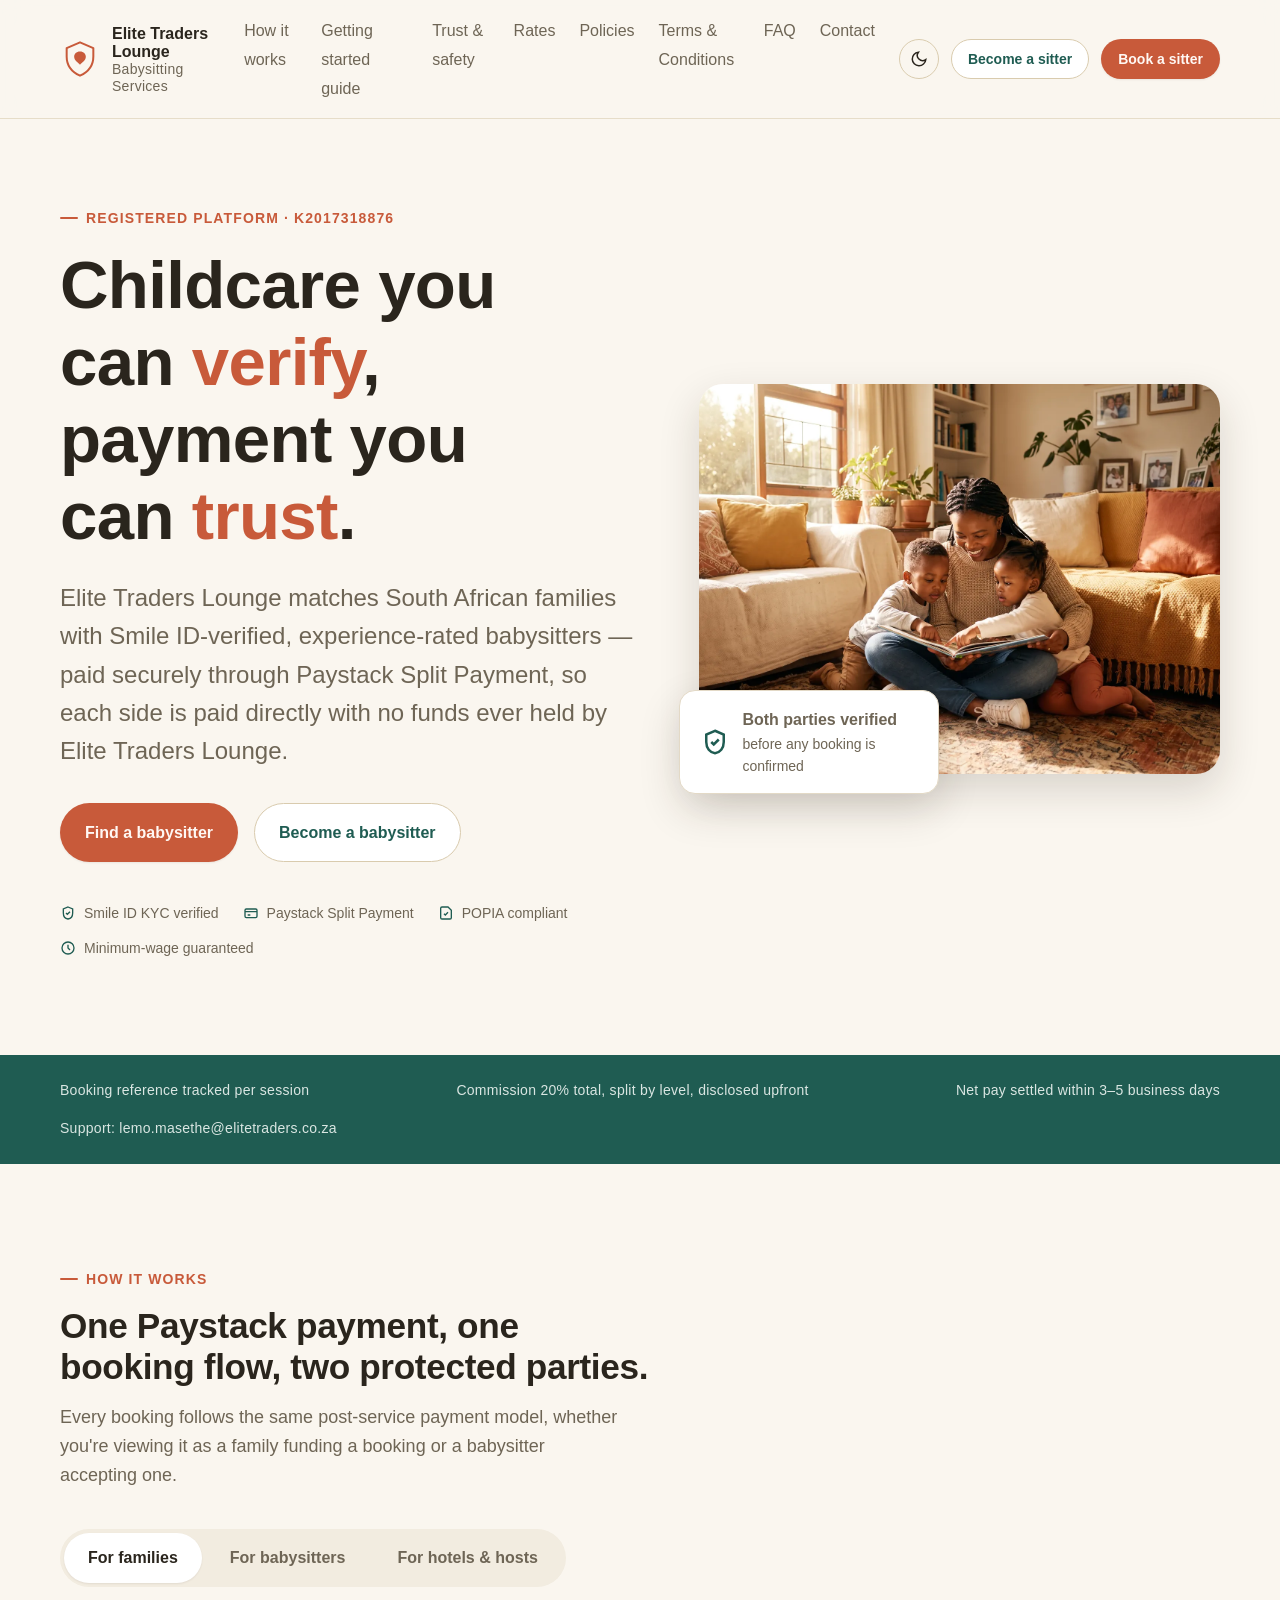
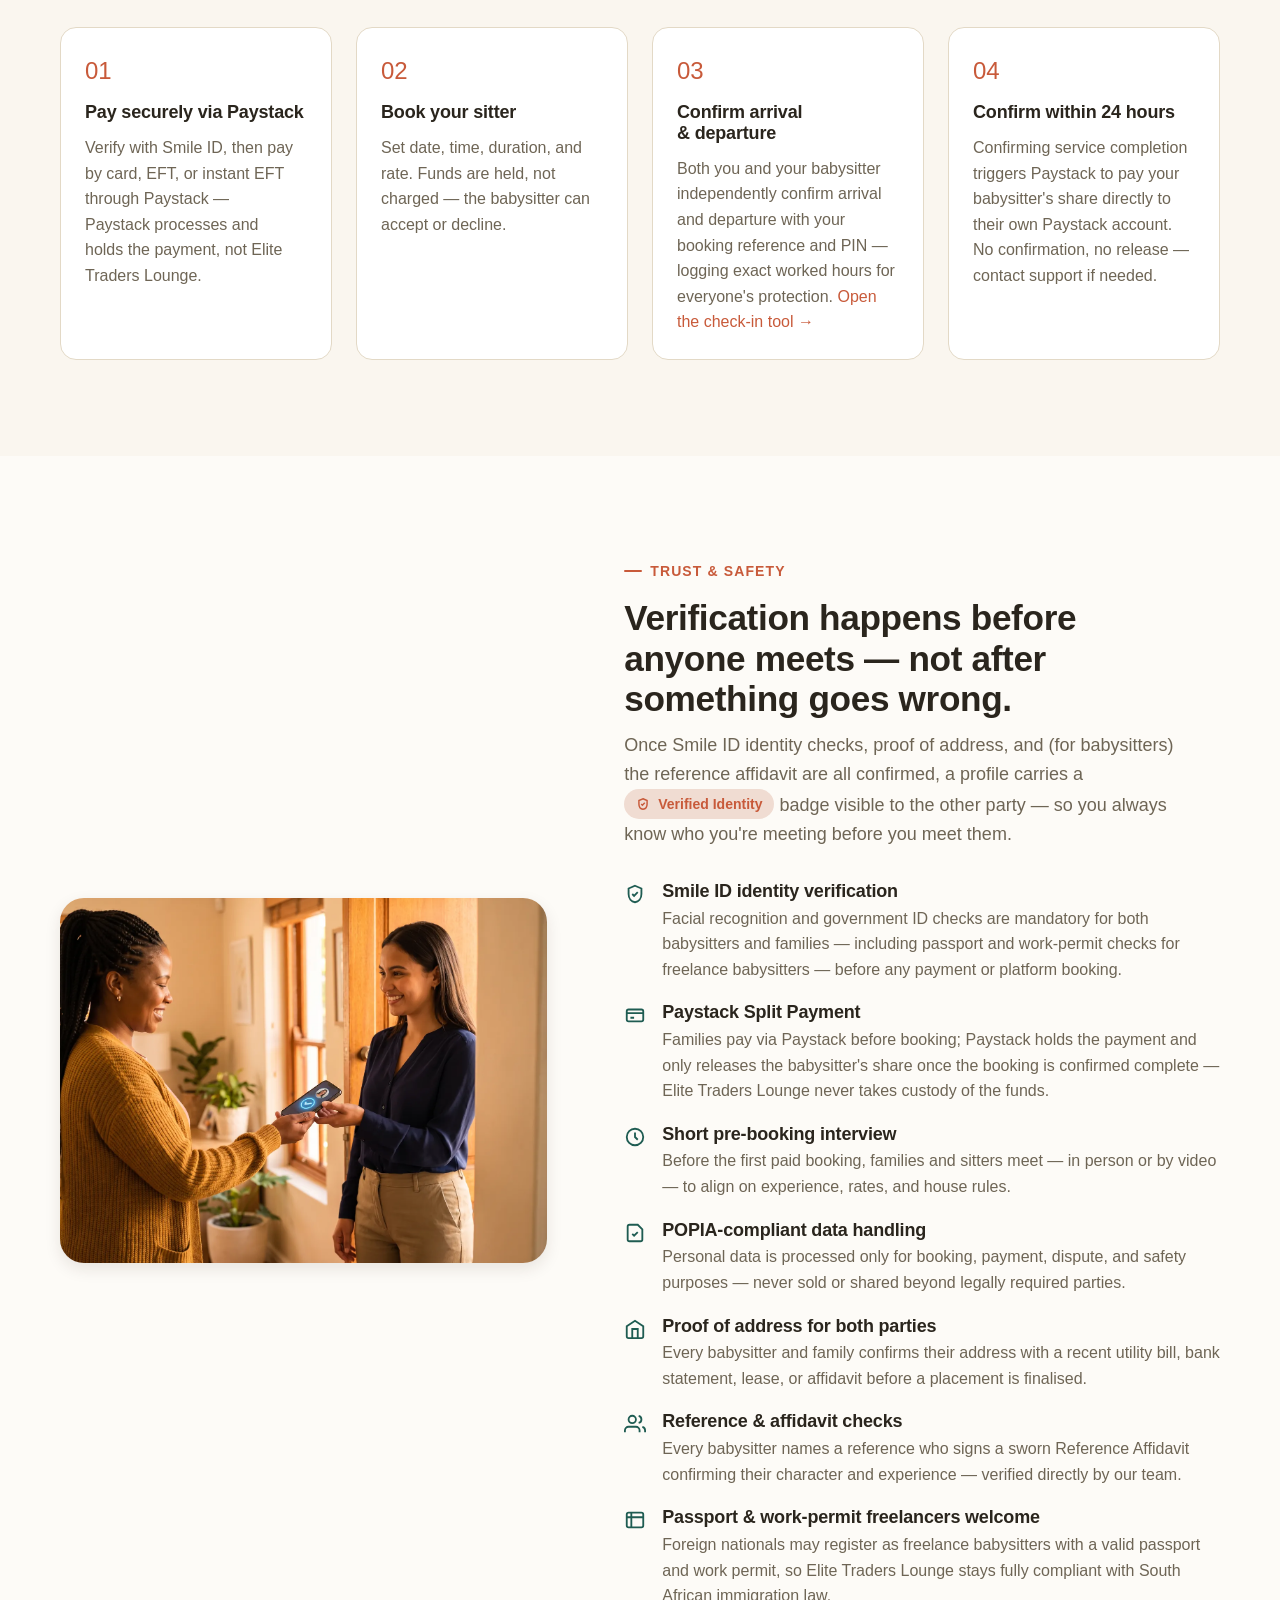
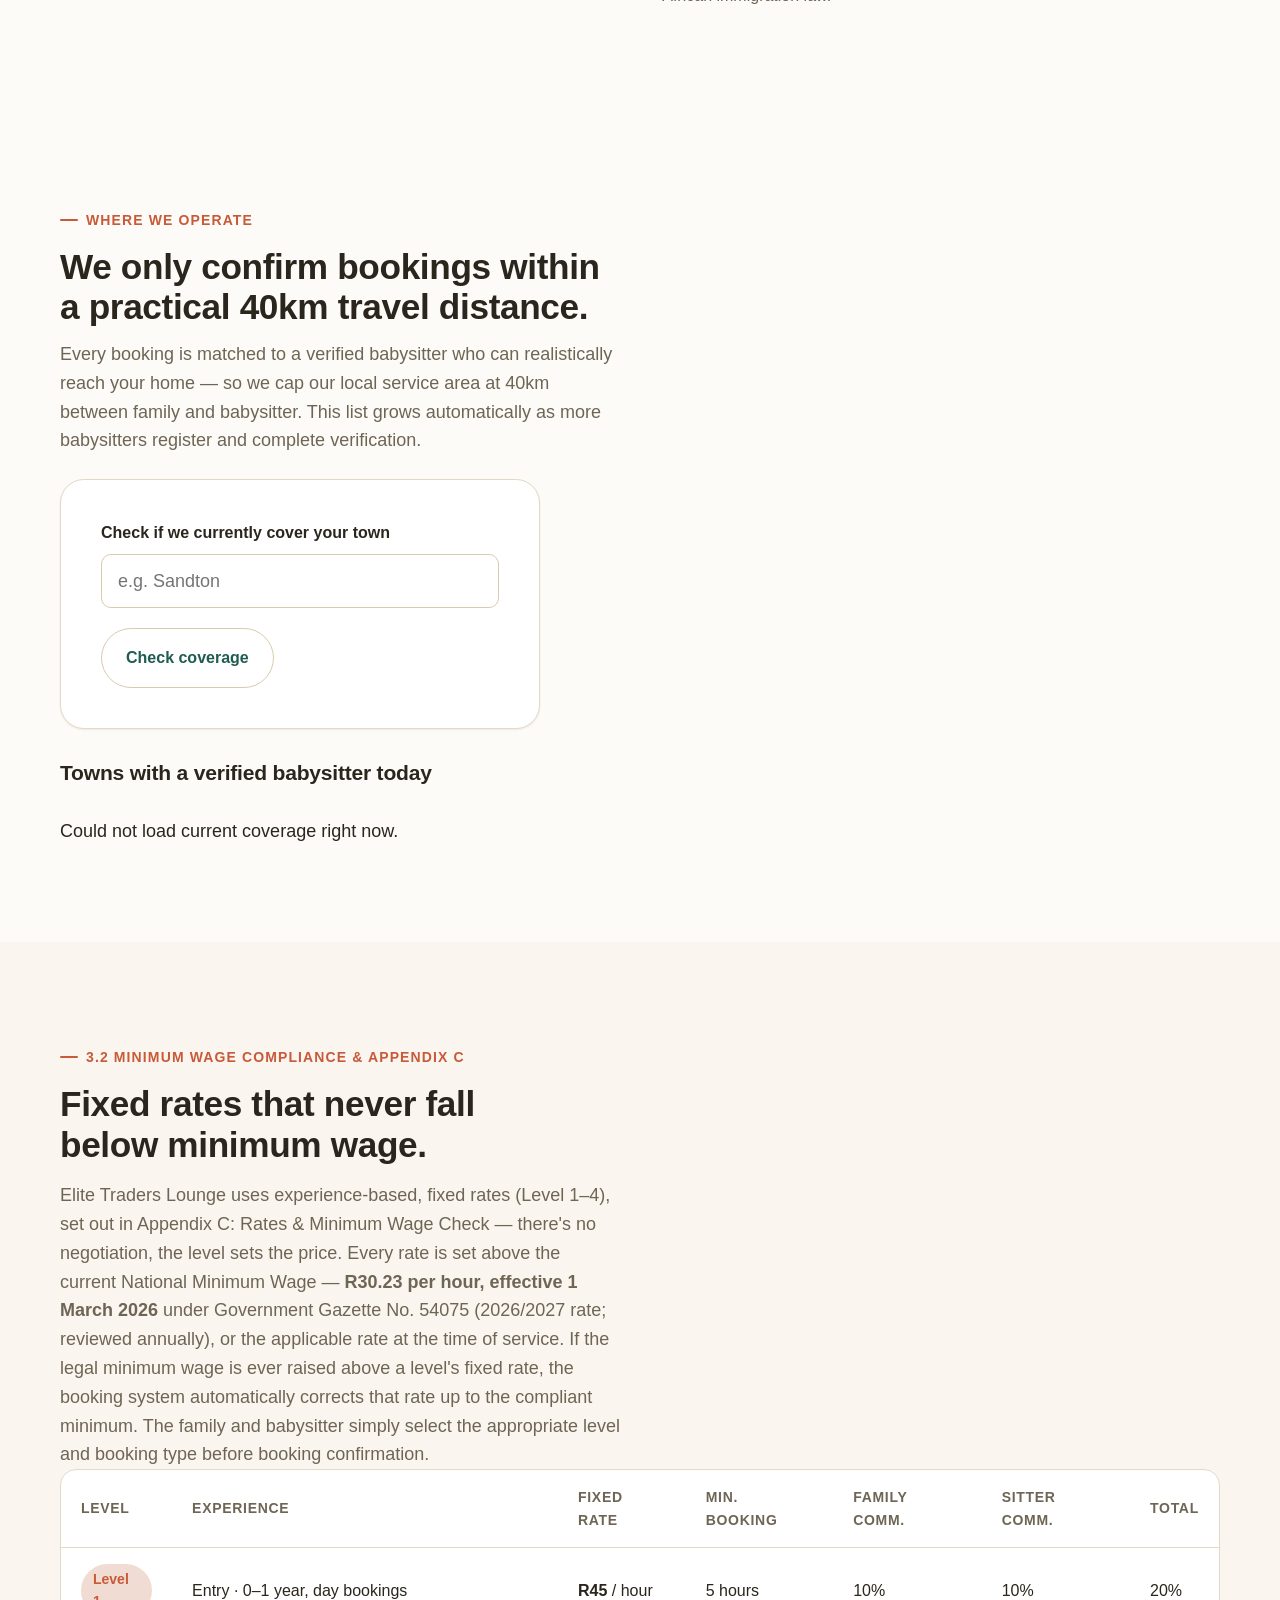
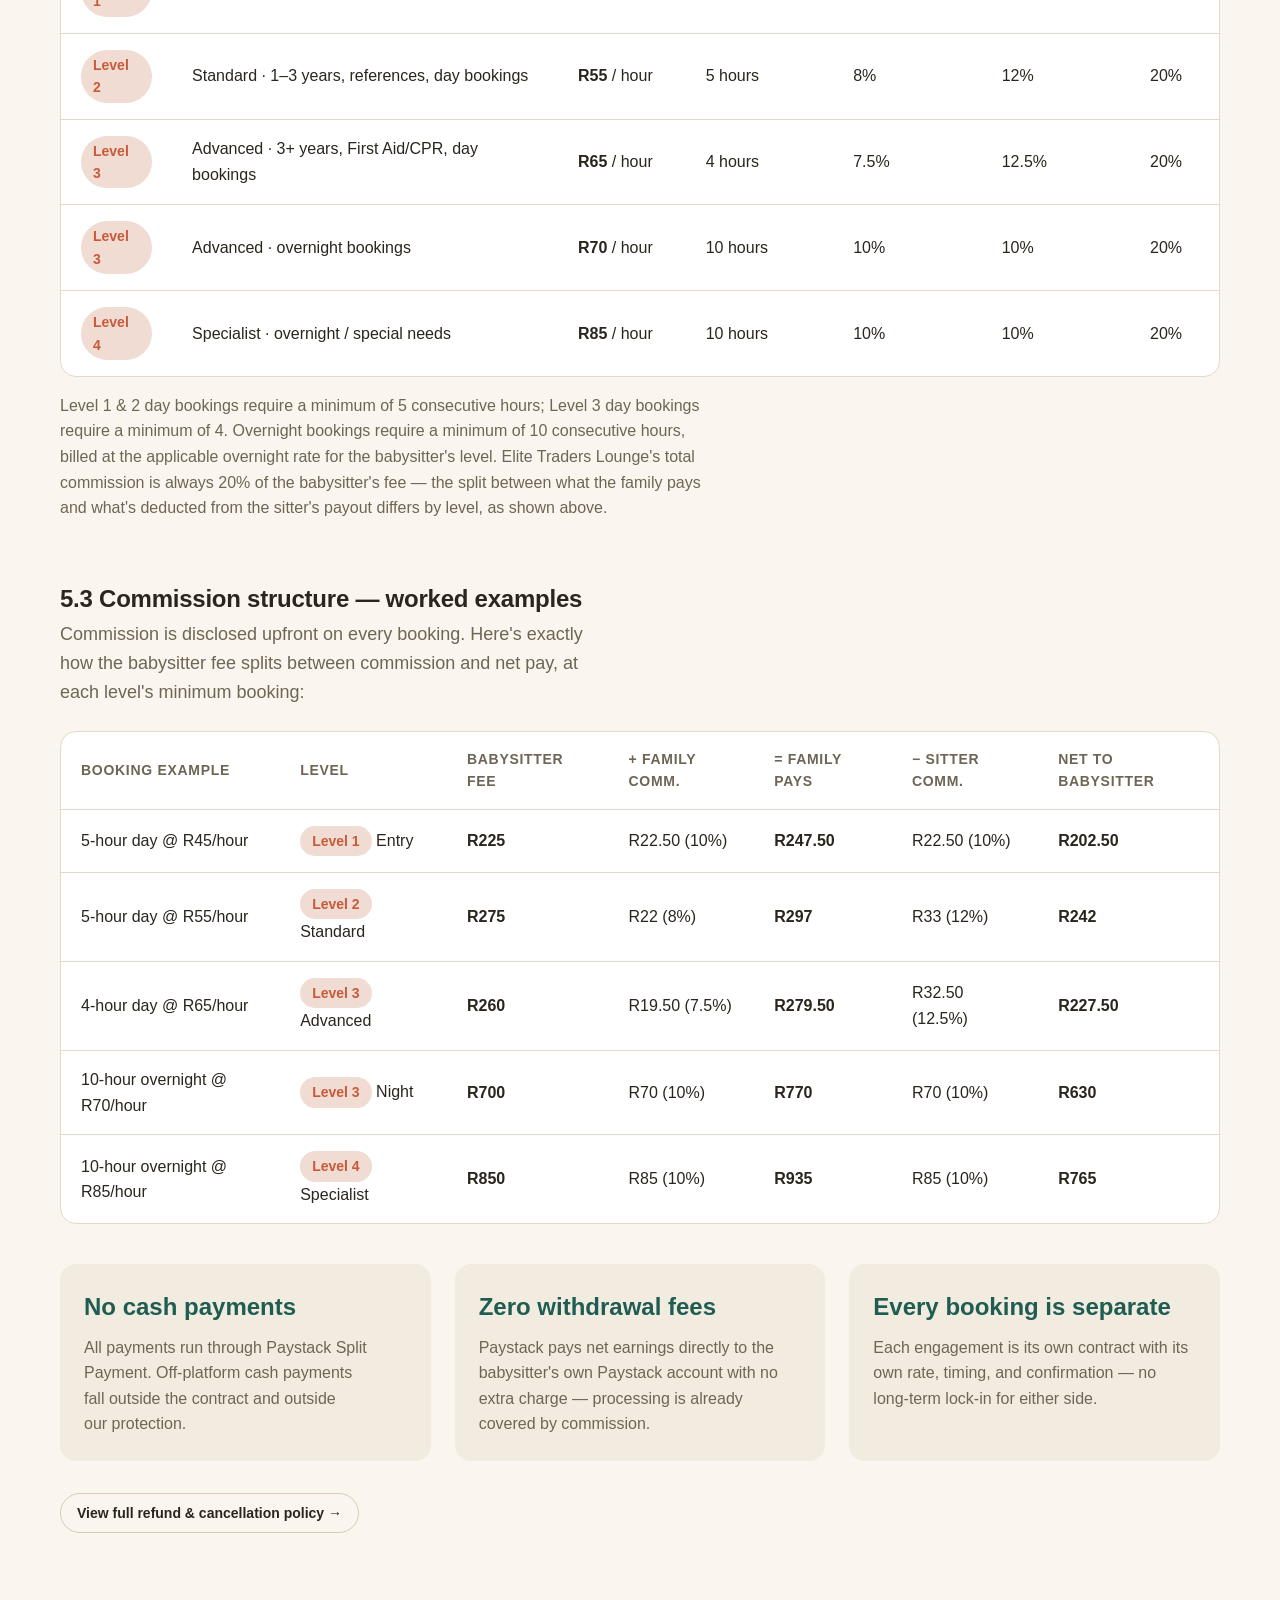
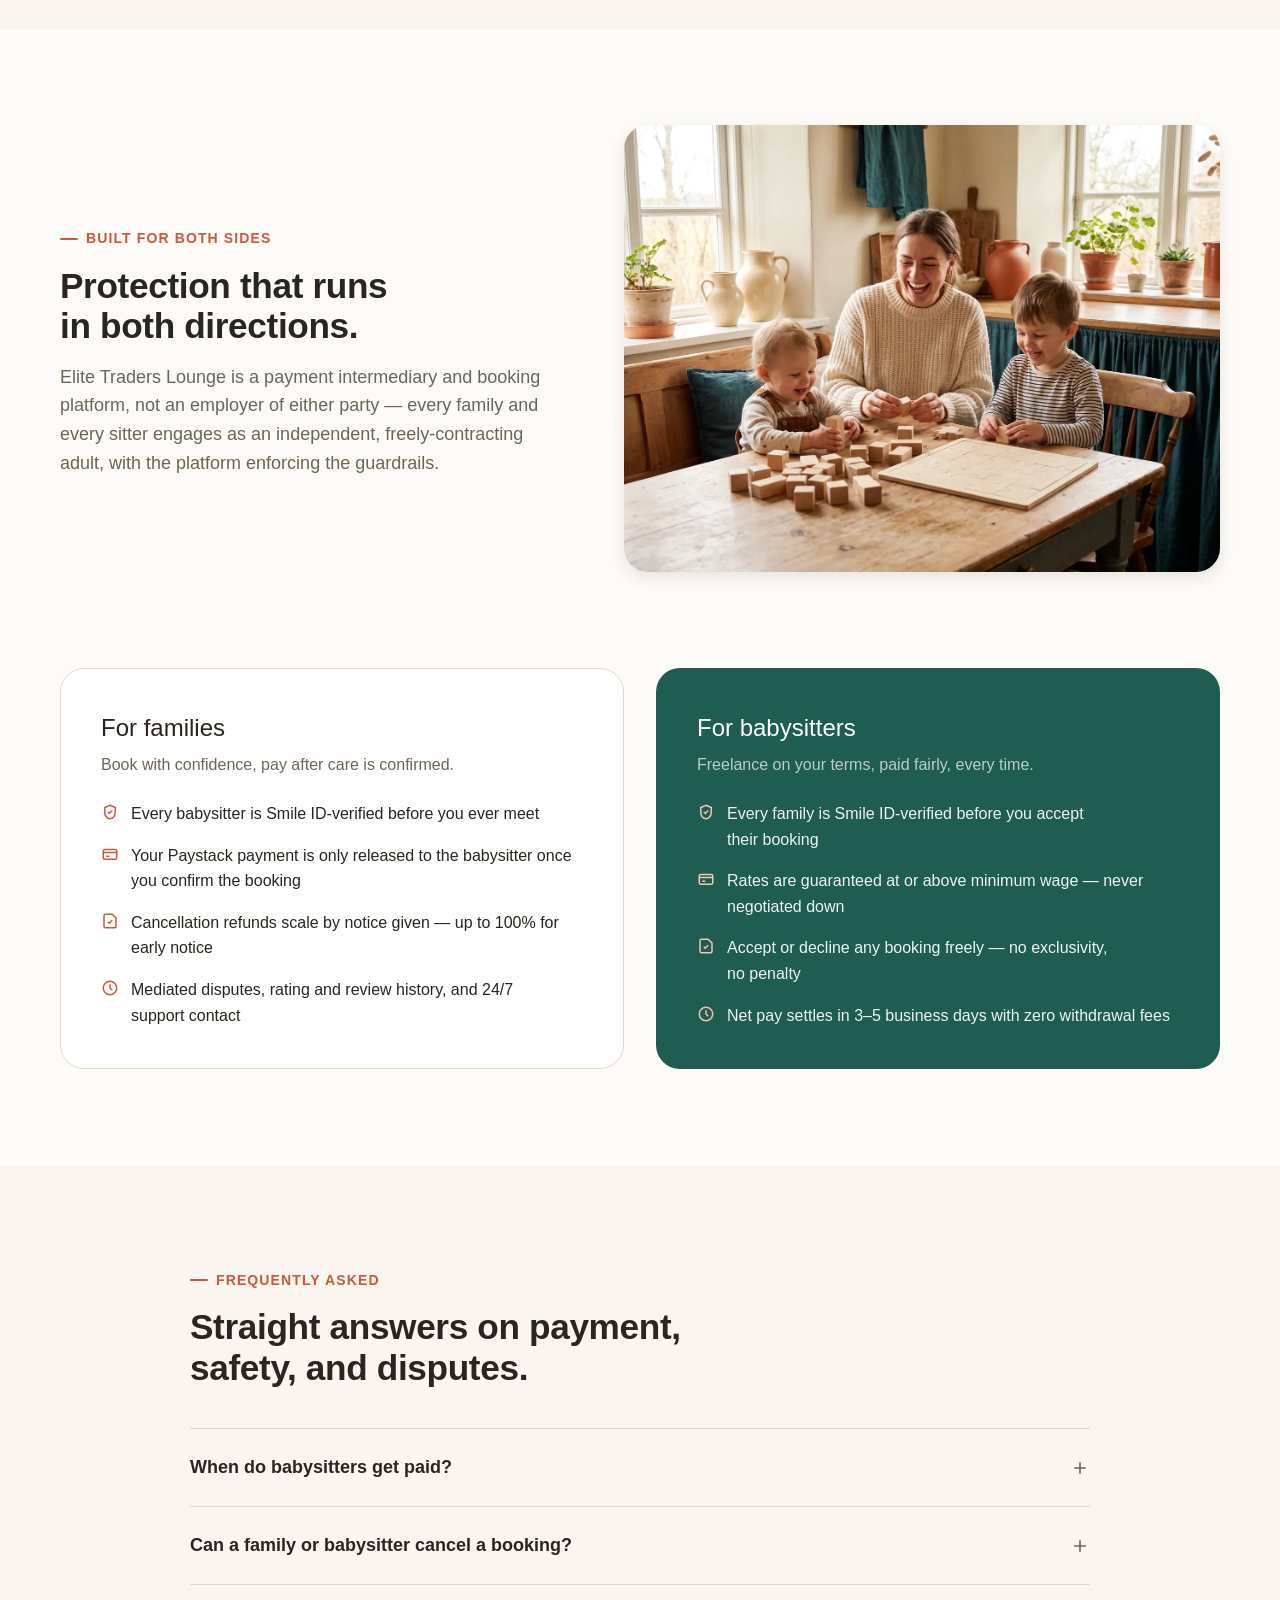
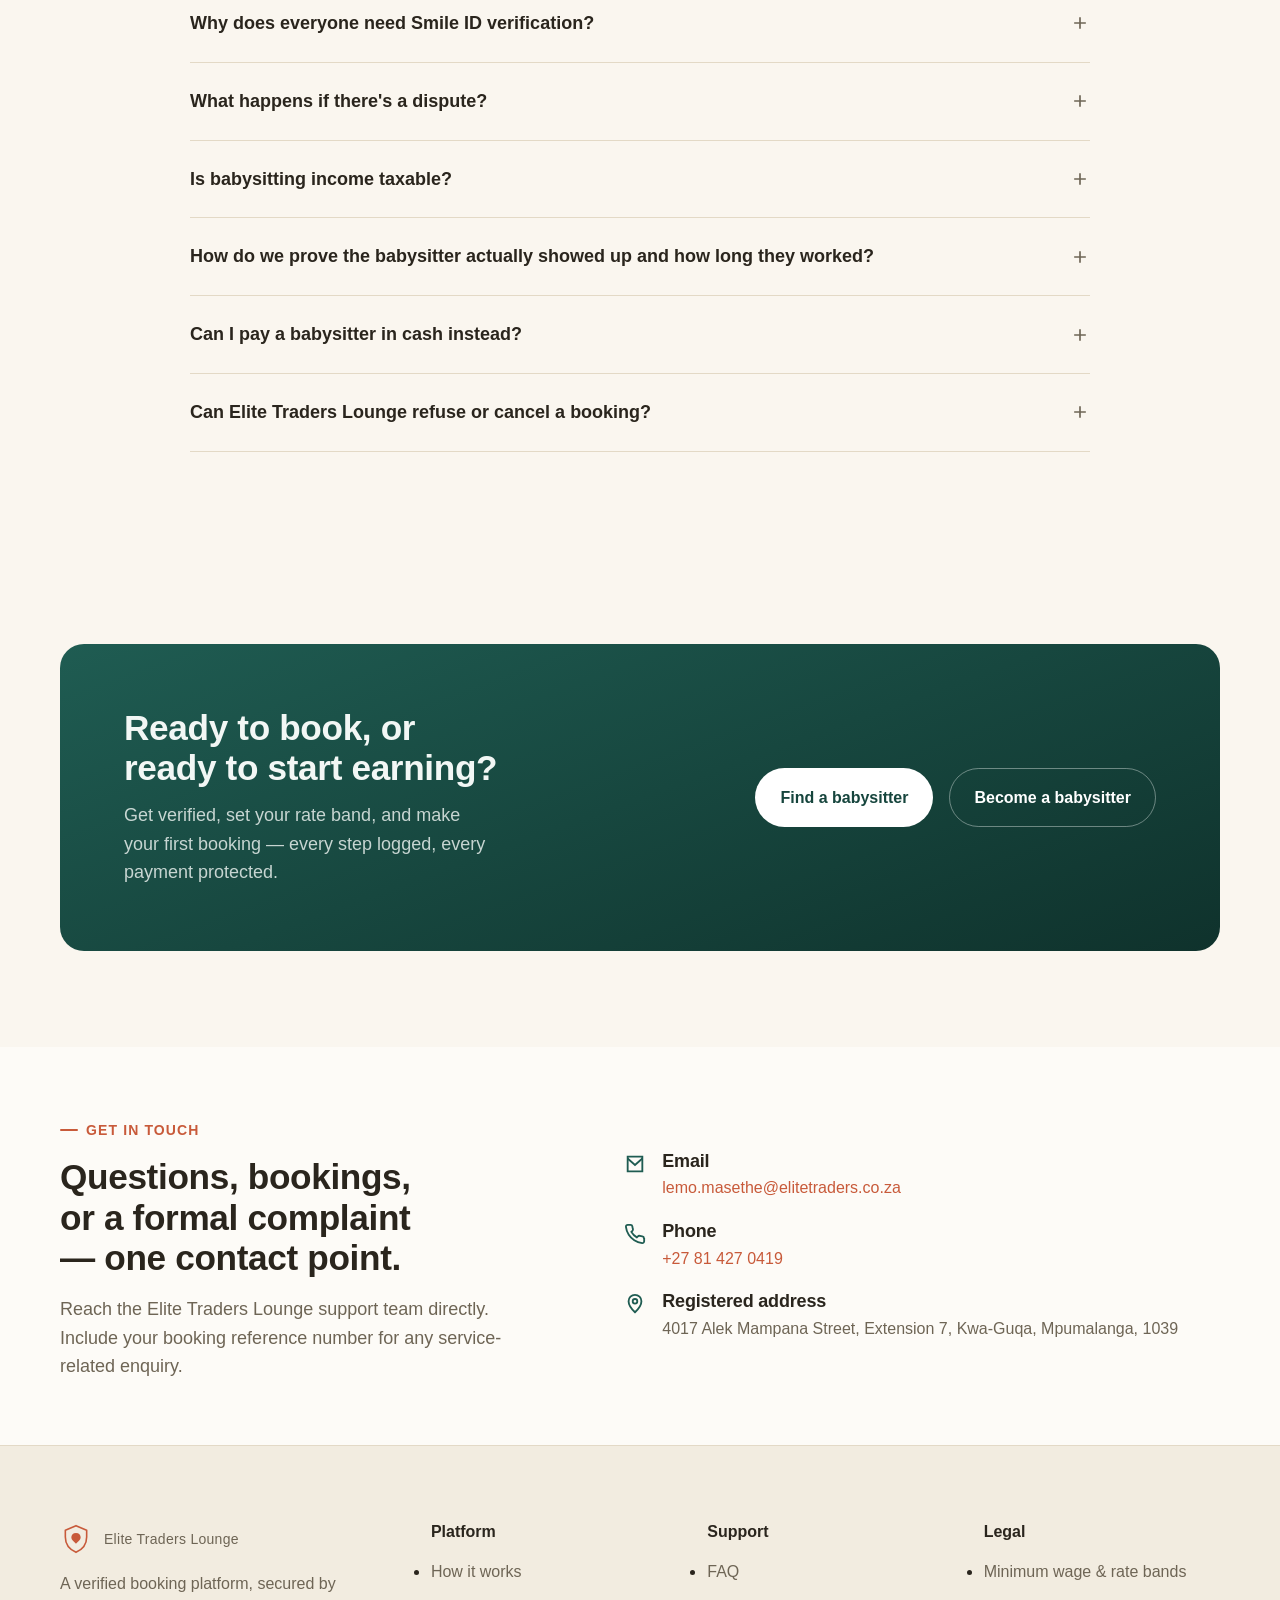
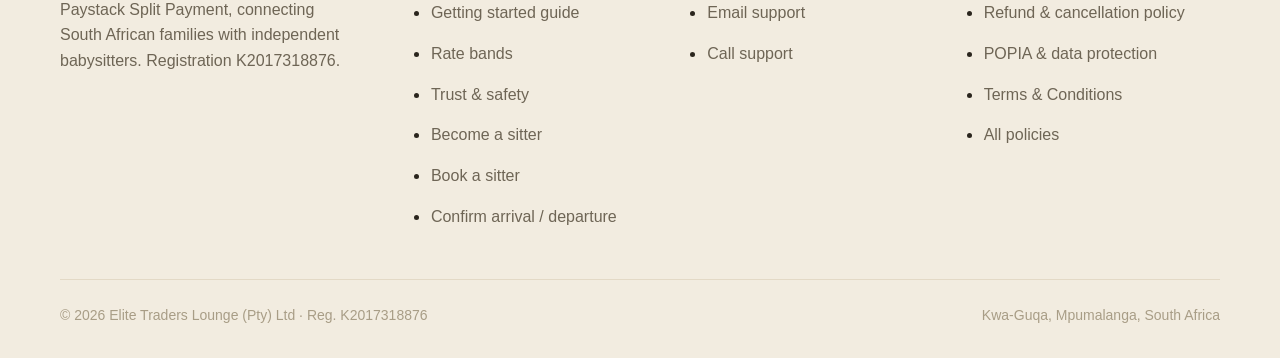
<file: index.html>
<!DOCTYPE html>
<html lang="en">
<head>
<meta charset="UTF-8" />
<meta name="viewport" content="width=device-width, initial-scale=1.0" />
<title>Elite Traders Lounge — Trusted, Verified Babysitting in South Africa</title>
<meta name="description" content="Elite Traders Lounge connects South African families with Smile ID-verified babysitters through secure Paystack Split Payments, fair rate bands, and POPIA-compliant protection for every booking." />
<meta property="og:title" content="Elite Traders Lounge — Trusted, Verified Babysitting" />
<meta property="og:description" content="Smile ID-verified babysitters. Secure Paystack Split Payments. Fair minimum-wage-compliant rates. Booking by booking, families and sitters both protected." />
<meta property="og:type" content="website" />

<link rel="preconnect" href="https://fonts.googleapis.com" />
<link rel="preconnect" href="https://fonts.gstatic.com" crossorigin />
<link href="https://api.fontshare.com/v2/css?f[]=chillax@400,500,600,700&f[]=general-sans@400,500,600,700&display=swap" rel="stylesheet" />

<link rel="stylesheet" href="./base.css" />
<link rel="stylesheet" href="./style.css" />
</head>
<body>
<a href="#main" class="skip-link">Skip to content</a>

<header class="header">
  <div class="container header__inner">
    <a href="#top" class="brand" aria-label="Elite Traders Lounge home">
      <svg class="brand__mark" viewBox="0 0 48 48" fill="none" aria-hidden="true">
        <path d="M24 4 8 11v10c0 12 7 19 16 23 9-4 16-11 16-23V11L24 4Z" stroke="currentColor" stroke-width="2.4" stroke-linejoin="round"/>
        <path d="M24 15c-4.5 0-7 3-7 6.4 0 4.2 4.3 6.7 7 9.6 2.7-2.9 7-5.4 7-9.6 0-3.4-2.5-6.4-7-6.4Z" fill="currentColor"/>
      </svg>
      <span class="brand__name">
        <span>Elite Traders Lounge</span>
        <span>Babysitting Services</span>
      </span>
    </a>

    <nav class="nav" aria-label="Primary">
      <ul class="nav__links">
        <li><a href="#how-it-works">How it works</a></li>
        <li><a href="./guide.html">Getting started guide</a></li>
        <li><a href="#trust">Trust &amp; safety</a></li>
        <li><a href="#pricing">Rates</a></li>
        <li><a href="./policies.html">Policies</a></li>
        <li><a href="./terms.html">Terms &amp; Conditions</a></li>
        <li><a href="#faq">FAQ</a></li>
        <li><a href="#contact">Contact</a></li>
      </ul>
    </nav>

    <div class="header__actions">
      <button class="theme-toggle" data-theme-toggle aria-label="Switch to dark mode">
        <svg width="18" height="18" viewBox="0 0 24 24" fill="none" stroke="currentColor" stroke-width="2"><path d="M21 12.79A9 9 0 1 1 11.21 3 7 7 0 0 0 21 12.79z"/></svg>
      </button>
      <a href="./register-sitter.html" class="btn btn--secondary btn--sm">Become a sitter</a>
      <a href="./book.html" class="btn btn--primary btn--sm">Book a sitter</a>
      <button class="nav-toggle" aria-label="Open menu" aria-expanded="false" data-menu-toggle>
        <svg width="20" height="20" viewBox="0 0 24 24" fill="none" stroke="currentColor" stroke-width="2"><path d="M3 6h18M3 12h18M3 18h18"/></svg>
      </button>
    </div>
  </div>
  <div class="container">
    <div class="mobile-menu" data-mobile-menu>
      <a href="#how-it-works">How it works</a>
      <a href="./guide.html">Getting started guide</a>
      <a href="#trust">Trust &amp; safety</a>
      <a href="#pricing">Rates</a>
      <a href="./policies.html">Policies</a>
      <a href="./terms.html">Terms &amp; Conditions</a>
      <a href="#faq">FAQ</a>
      <a href="#contact">Contact</a>
      <a href="./register-sitter.html">Become a sitter</a>
      <a href="./book.html">Book a sitter</a>
      <a href="./checkin.html">Confirm arrival / departure</a>
    </div>
  </div>
</header>

<main id="main">

  <!-- HERO -->
  <section class="hero" id="top">
    <div class="container">
      <div class="hero__grid">
        <div class="hero__copy">
          <span class="eyebrow">Registered platform · K2017318876</span>
          <h1>Childcare you can <em>verify</em>, payment you can <em>trust</em>.</h1>
          <p class="hero__lede">Elite Traders Lounge matches South African families with Smile ID-verified, experience-rated babysitters — paid securely through Paystack Split Payment, so each side is paid directly with no funds ever held by Elite Traders Lounge.</p>
          <div class="hero__ctas">
            <a href="./book.html" class="btn btn--primary">Find a babysitter</a>
            <a href="./register-sitter.html" class="btn btn--secondary">Become a babysitter</a>
          </div>
          <div class="trust-strip">
            <span class="trust-strip__item">
              <svg viewBox="0 0 24 24" fill="none" stroke="currentColor" stroke-width="2"><path d="M9 12l2 2 4-4M12 3l7 3v6c0 5-3 8.5-7 9-4-.5-7-4-7-9V6l7-3Z"/></svg>
              Smile ID KYC verified
            </span>
            <span class="trust-strip__item">
              <svg viewBox="0 0 24 24" fill="none" stroke="currentColor" stroke-width="2"><rect x="3" y="6" width="18" height="13" rx="2"/><path d="M3 10h18M7 15h4"/></svg>
              Paystack Split Payment
            </span>
            <span class="trust-strip__item">
              <svg viewBox="0 0 24 24" fill="none" stroke="currentColor" stroke-width="2"><path d="M4 19V5a2 2 0 0 1 2-2h9l5 5v11a2 2 0 0 1-2 2H6a2 2 0 0 1-2-2Z"/><path d="M9 13l2 2 4-4"/></svg>
              POPIA compliant
            </span>
            <span class="trust-strip__item">
              <svg viewBox="0 0 24 24" fill="none" stroke="currentColor" stroke-width="2"><circle cx="12" cy="12" r="9"/><path d="M12 7v5l3 3"/></svg>
              Minimum-wage guaranteed
            </span>
          </div>
        </div>
        <div class="hero__media">
          <img src="./assets/hero-babysitter.webp" alt="A babysitter reading a picture book with two children on a living room rug at home" width="1400" height="1050" loading="eager" decoding="async" />
          <div class="hero__badge">
            <svg viewBox="0 0 24 24" fill="none" stroke="currentColor" stroke-width="2"><path d="M9 12l2 2 4-4M12 3l7 3v6c0 5-3 8.5-7 9-4-.5-7-4-7-9V6l7-3Z"/></svg>
            <span>
              <strong>Both parties verified</strong>
              <span>before any booking is confirmed</span>
            </span>
          </div>
        </div>
      </div>
    </div>
  </section>

  <!-- MARQUEE BAND -->
  <div class="band">
    <div class="container band__row">
      <span>Booking reference tracked per session</span>
      <span>Commission 20% total, split by level, disclosed upfront</span>
      <span>Net pay settled within 3–5 business days</span>
      <span>Support: lemo.masethe@elitetraders.co.za</span>
    </div>
  </div>

  <!-- HOW IT WORKS -->
  <section class="section-pad" id="how-it-works">
    <div class="container">
      <span class="eyebrow">How it works</span>
      <h2 class="section-title">One Paystack payment, one booking flow, two protected parties.</h2>
      <p class="section-lede">Every booking follows the same post-service payment model, whether you're viewing it as a family funding a booking or a babysitter accepting one.</p>

      <div class="tabs" role="tablist" aria-label="View booking flow by role" style="margin-top: var(--space-10);">
        <button class="tab" role="tab" aria-selected="true" id="tab-family" aria-controls="panel-family" data-tab="family">For families</button>
        <button class="tab" role="tab" aria-selected="false" id="tab-sitter" aria-controls="panel-sitter" data-tab="sitter">For babysitters</button>
        <button class="tab" role="tab" aria-selected="false" id="tab-partners" aria-controls="panel-partners" data-tab="partners">For hotels &amp; hosts</button>
      </div>

      <div class="steps" id="panel-family" role="tabpanel" aria-labelledby="tab-family">
        <div class="step is-active" data-panel="family">
          <div class="step-card">
            <span class="step-card__num">01</span>
            <h3>Pay securely via Paystack</h3>
            <p>Verify with Smile ID, then pay by card, EFT, or instant EFT through Paystack — Paystack processes and holds the payment, not Elite Traders Lounge.</p>
          </div>
        </div>
        <div class="step is-active" data-panel="family">
          <div class="step-card">
            <span class="step-card__num">02</span>
            <h3>Book your sitter</h3>
            <p>Set date, time, duration, and rate. Funds are held, not charged — the babysitter can accept or decline.</p>
          </div>
        </div>
        <div class="step is-active" data-panel="family">
          <div class="step-card">
            <span class="step-card__num">03</span>
            <h3>Confirm arrival &amp; departure</h3>
            <p>Both you and your babysitter independently confirm arrival and departure with your booking reference and PIN — logging exact worked hours for everyone's protection. <a href="./checkin.html">Open the check-in tool →</a></p>
          </div>
        </div>
        <div class="step is-active" data-panel="family">
          <div class="step-card">
            <span class="step-card__num">04</span>
            <h3>Confirm within 24 hours</h3>
            <p>Confirming service completion triggers Paystack to pay your babysitter's share directly to their own Paystack account. No confirmation, no release — contact support if needed.</p>
          </div>
        </div>
      </div>

      <div class="steps" id="panel-sitter" role="tabpanel" aria-labelledby="tab-sitter" hidden>
        <div class="step is-active" data-panel="sitter">
          <div class="step-card">
            <span class="step-card__num">01</span>
            <h3>Get verified</h3>
            <p>Complete Smile ID identity verification, add proof of address, a reference affidavit, and your Paystack account, then set your experience level (1–4) to unlock the matching rate band.</p>
          </div>
        </div>
        <div class="step is-active" data-panel="sitter">
          <div class="step-card">
            <span class="step-card__num">02</span>
            <h3>Accept a booking</h3>
            <p>Review the request and accept or decline freely — no exclusivity, no penalty for declining.</p>
          </div>
        </div>
        <div class="step is-active" data-panel="sitter">
          <div class="step-card">
            <span class="step-card__num">03</span>
            <h3>Confirm arrival &amp; departure</h3>
            <p>Confirm your arrival with the booking reference and PIN, follow the family's written instructions, then confirm departure at the end — your worked hours are logged automatically. <a href="./checkin.html">Open the check-in tool →</a></p>
          </div>
        </div>
        <div class="step is-active" data-panel="sitter">
          <div class="step-card">
            <span class="step-card__num">04</span>
            <h3>Get paid</h3>
            <p>Once the family confirms, Paystack pays your net amount (after your level's sitter-side commission) directly to your own Paystack account in 3–5 business days.</p>
          </div>
        </div>
      </div>

      <div class="steps" id="panel-partners" role="tabpanel" aria-labelledby="tab-partners" hidden>
        <div class="step is-active" data-panel="partners">
          <div class="step-card">
            <span class="step-card__num">01</span>
            <h3>Tell us about your property</h3>
            <p>Run a hotel, guesthouse, or Airbnb/BnB? Send us your details using the form below, or email us directly — we'll reply within 2 business days.</p>
          </div>
        </div>
        <div class="step is-active" data-panel="partners">
          <div class="step-card">
            <span class="step-card__num">02</span>
            <h3>We set up your partnership</h3>
            <p>We agree a simple referral arrangement so your guests can book directly through Elite Traders Lounge, with the same Smile ID checks and Paystack Split Payment protection used on every booking.</p>
          </div>
        </div>
        <div class="step is-active" data-panel="partners">
          <div class="step-card">
            <span class="step-card__num">03</span>
            <h3>Your guests book with confidence</h3>
            <p>Offer verified childcare as a guest amenity — no extra staff and no liability for your property, since every babysitter is background-checked and identity-verified before meeting a guest's child.</p>
          </div>
        </div>

        <div style="grid-column: 1 / -1; margin-top: var(--space-10); max-width: 640px;">
        <div class="form-section">
          <div class="form-section__title">Partner with us</div>
          <div class="form-section__hint">Email us directly, or send your details using the short form below.</div>
        </div>
        <div class="check-list" style="margin-top: 0; margin-bottom: var(--space-6);">
          <div class="check-item">
            <svg viewBox="0 0 24 24" fill="none" stroke="currentColor" stroke-width="2"><path d="M4 4h16v16H4z" fill="none"/><path d="M4 6l8 7 8-7"/></svg>
            <div>
              <h3>Email</h3>
              <p><a href="mailto:lemo.masethe@elitetraders.co.za?subject=Hotel%2FAirbnb%20partnership%20inquiry">lemo.masethe@elitetraders.co.za</a></p>
            </div>
          </div>
        </div>

        <form id="partner-form" novalidate>
          <div class="hp-field" aria-hidden="true">
            <label for="partner_website">Leave this field blank</label>
            <input type="text" id="partner_website" name="website" tabindex="-1" autocomplete="off" />
          </div>
          <div class="field-grid">
            <div class="field">
              <label for="partner_business_name">Hotel / property name</label>
              <input type="text" id="partner_business_name" name="business_name" required minlength="2" maxlength="150" />
            </div>
            <div class="field">
              <label for="partner_property_type">Property type</label>
              <select id="partner_property_type" name="property_type" required>
                <option value="">Select one</option>
                <option value="Hotel">Hotel</option>
                <option value="Guesthouse">Guesthouse</option>
                <option value="Airbnb / BnB">Airbnb / BnB</option>
                <option value="Other">Other</option>
              </select>
            </div>
          </div>
          <div class="field-grid">
            <div class="field">
              <label for="partner_contact_name">Your name</label>
              <input type="text" id="partner_contact_name" name="contact_name" required minlength="2" maxlength="120" />
            </div>
            <div class="field">
              <label for="partner_phone">Phone number</label>
              <input type="tel" id="partner_phone" name="phone" required minlength="7" maxlength="20" />
            </div>
          </div>
          <div class="field-grid">
            <div class="field">
              <label for="partner_email">Email address</label>
              <input type="email" id="partner_email" name="email" required />
            </div>
            <div class="field">
              <label for="partner_city">City / town</label>
              <input type="text" id="partner_city" name="city" maxlength="80" />
            </div>
          </div>
          <div class="field">
            <label for="partner_message">Tell us a bit about your property (optional)</label>
            <textarea id="partner_message" name="message" rows="3" maxlength="1000"></textarea>
          </div>

          <div class="alert alert--error" id="partner-error" hidden>
            <p id="partner-error-text"></p>
          </div>
          <div class="alert alert--success" id="partner-success" hidden>
            <p>Thank you — we've received your details and will be in touch within 2 business days.</p>
          </div>

          <button type="submit" class="btn btn--primary" id="partner-submit">Send partnership inquiry</button>
        </form>
        </div>
      </div>
    </div>
  </section>

  <!-- TRUST & SAFETY -->
  <section class="section-pad" id="trust" style="background: var(--color-surface-2);">
    <div class="container">
      <div class="split">
        <div class="split__media">
          <img src="./assets/trust-handoff.webp" alt="A mother and a verified babysitter greeting each other warmly at the front door, viewing a verification checkmark on a phone" width="1400" height="1050" loading="lazy" decoding="async" />
        </div>
        <div>
          <span class="eyebrow">Trust &amp; safety</span>
          <h2 class="section-title">Verification happens before anyone meets — not after something goes wrong.</h2>
          <p class="section-lede" style="margin-top: var(--space-3);">Once Smile ID identity checks, proof of address, and (for babysitters) the reference affidavit are all confirmed, a profile carries a <span class="badge-verified"><svg viewBox="0 0 24 24" fill="none" stroke="currentColor" stroke-width="2.5"><path d="M9 12l2 2 4-4M12 3l7 3v6c0 5-3 8.5-7 9-4-.5-7-4-7-9V6l7-3Z"/></svg>Verified Identity</span> badge visible to the other party — so you always know who you're meeting before you meet them.</p>
          <div class="check-list">
            <div class="check-item">
              <svg viewBox="0 0 24 24" fill="none" stroke="currentColor" stroke-width="2"><path d="M9 12l2 2 4-4M12 3l7 3v6c0 5-3 8.5-7 9-4-.5-7-4-7-9V6l7-3Z"/></svg>
              <div>
                <h3>Smile ID identity verification</h3>
                <p>Facial recognition and government ID checks are mandatory for both babysitters and families — including passport and work-permit checks for freelance babysitters — before any payment or platform booking.</p>
              </div>
            </div>
            <div class="check-item">
              <svg viewBox="0 0 24 24" fill="none" stroke="currentColor" stroke-width="2"><rect x="3" y="6" width="18" height="13" rx="2"/><path d="M3 10h18M7 15h4"/></svg>
              <div>
                <h3>Paystack Split Payment</h3>
                <p>Families pay via Paystack before booking; Paystack holds the payment and only releases the babysitter's share once the booking is confirmed complete — Elite Traders Lounge never takes custody of the funds.</p>
              </div>
            </div>
            <div class="check-item">
              <svg viewBox="0 0 24 24" fill="none" stroke="currentColor" stroke-width="2"><circle cx="12" cy="12" r="9"/><path d="M12 7v5l3 3"/></svg>
              <div>
                <h3>Short pre-booking interview</h3>
                <p>Before the first paid booking, families and sitters meet — in person or by video — to align on experience, rates, and house rules.</p>
              </div>
            </div>
            <div class="check-item">
              <svg viewBox="0 0 24 24" fill="none" stroke="currentColor" stroke-width="2"><path d="M4 19V5a2 2 0 0 1 2-2h9l5 5v11a2 2 0 0 1-2 2H6a2 2 0 0 1-2-2Z"/><path d="M9 13l2 2 4-4"/></svg>
              <div>
                <h3>POPIA-compliant data handling</h3>
                <p>Personal data is processed only for booking, payment, dispute, and safety purposes — never sold or shared beyond legally required parties.</p>
              </div>
            </div>
            <div class="check-item">
              <svg viewBox="0 0 24 24" fill="none" stroke="currentColor" stroke-width="2"><path d="M3 9l9-6 9 6v11a2 2 0 0 1-2 2H5a2 2 0 0 1-2-2Z"/><path d="M9 22V12h6v10"/></svg>
              <div>
                <h3>Proof of address for both parties</h3>
                <p>Every babysitter and family confirms their address with a recent utility bill, bank statement, lease, or affidavit before a placement is finalised.</p>
              </div>
            </div>
            <div class="check-item">
              <svg viewBox="0 0 24 24" fill="none" stroke="currentColor" stroke-width="2"><path d="M17 21v-2a4 4 0 0 0-4-4H5a4 4 0 0 0-4 4v2"/><circle cx="9" cy="7" r="4"/><path d="M23 21v-2a4 4 0 0 0-3-3.87M16 3.13a4 4 0 0 1 0 7.75"/></svg>
              <div>
                <h3>Reference &amp; affidavit checks</h3>
                <p>Every babysitter names a reference who signs a sworn Reference Affidavit confirming their character and experience — verified directly by our team.</p>
              </div>
            </div>
            <div class="check-item">
              <svg viewBox="0 0 24 24" fill="none" stroke="currentColor" stroke-width="2"><rect x="3" y="4" width="18" height="16" rx="2"/><path d="M3 9h18M8 4v16"/></svg>
              <div>
                <h3>Passport &amp; work-permit freelancers welcome</h3>
                <p>Foreign nationals may register as freelance babysitters with a valid passport and work permit, so Elite Traders Lounge stays fully compliant with South African immigration law.</p>
              </div>
            </div>
          </div>
        </div>
      </div>
    </div>
  </section>

  <!-- SERVICE AREA / COVERAGE -->
  <section class="section-pad" id="service-area" style="background: var(--color-surface-2);">
    <div class="container">
      <span class="eyebrow">Where we operate</span>
      <h2 class="section-title">We only confirm bookings within a practical 40km travel distance.</h2>
      <p class="section-lede" style="margin-top: var(--space-3);">Every booking is matched to a verified babysitter who can realistically reach your home &mdash; so we cap our local service area at 40km between family and babysitter. This list grows automatically as more babysitters register and complete verification.</p>

      <div class="form-shell" style="margin-top: var(--space-6); max-width: 480px;">
        <div class="field">
          <label for="coverage-town">Check if we currently cover your town</label>
          <input type="text" id="coverage-town" placeholder="e.g. Sandton" maxlength="80" />
        </div>
        <button type="button" class="btn btn--secondary" id="coverage-check-btn">Check coverage</button>
        <div id="home-coverage-result" class="alert" hidden></div>
      </div>

      <div style="margin-top: var(--space-8);">
        <h3 style="margin-bottom: var(--space-3);">Towns with a verified babysitter today</h3>
        <div id="service-areas-list" class="check-list"><p>Loading current coverage&hellip;</p></div>
      </div>
    </div>
  </section>

  <!-- PRICING / RATE BANDS -->
  <section class="section-pad" id="pricing">
    <div class="container">
      <span class="eyebrow">3.2 Minimum wage compliance &amp; Appendix C</span>
      <h2 class="section-title">Fixed rates that never fall below minimum wage.</h2>
      <p class="section-lede">Elite Traders Lounge uses experience-based, fixed rates (Level 1–4), set out in Appendix C: Rates &amp; Minimum Wage Check — there's no negotiation, the level sets the price. Every rate is set above the current National Minimum Wage — <strong>R30.23 per hour, effective 1 March 2026</strong> under Government Gazette No. 54075 (2026/2027 rate; reviewed annually), or the applicable rate at the time of service. If the legal minimum wage is ever raised above a level's fixed rate, the booking system automatically corrects that rate up to the compliant minimum. The family and babysitter simply select the appropriate level and booking type before booking confirmation.</p>

      <p class="rate-table-hint" style="margin-top: var(--space-10);">Swipe left to see rates &amp; commission →</p>
      <div class="rate-table-wrap">
        <table class="rate-table">
          <thead>
            <tr>
              <th>Level</th>
              <th>Experience</th>
              <th>Fixed rate</th>
              <th>Min. booking</th>
              <th>Family comm.</th>
              <th>Sitter comm.</th>
              <th>Total</th>
            </tr>
          </thead>
          <tbody>
            <tr>
              <td><span class="rate-badge">Level 1</span></td>
              <td>Entry · 0–1 year, day bookings</td>
              <td><strong>R45</strong> / hour</td>
              <td>5 hours</td>
              <td>10%</td>
              <td>10%</td>
              <td>20%</td>
            </tr>
            <tr>
              <td><span class="rate-badge">Level 2</span></td>
              <td>Standard · 1–3 years, references, day bookings</td>
              <td><strong>R55</strong> / hour</td>
              <td>5 hours</td>
              <td>8%</td>
              <td>12%</td>
              <td>20%</td>
            </tr>
            <tr>
              <td><span class="rate-badge">Level 3</span></td>
              <td>Advanced · 3+ years, First Aid/CPR, day bookings</td>
              <td><strong>R65</strong> / hour</td>
              <td>4 hours</td>
              <td>7.5%</td>
              <td>12.5%</td>
              <td>20%</td>
            </tr>
            <tr>
              <td><span class="rate-badge">Level 3</span></td>
              <td>Advanced · overnight bookings</td>
              <td><strong>R70</strong> / hour</td>
              <td>10 hours</td>
              <td>10%</td>
              <td>10%</td>
              <td>20%</td>
            </tr>
            <tr>
              <td><span class="rate-badge">Level 4</span></td>
              <td>Specialist · overnight / special needs</td>
              <td><strong>R85</strong> / hour</td>
              <td>10 hours</td>
              <td>10%</td>
              <td>10%</td>
              <td>20%</td>
            </tr>
          </tbody>
        </table>
      </div>
      <p class="form-section__hint" style="margin-top: var(--space-4);">Level 1 &amp; 2 day bookings require a minimum of 5 consecutive hours; Level 3 day bookings require a minimum of 4. Overnight bookings require a minimum of 10 consecutive hours, billed at the applicable overnight rate for the babysitter's level. Elite Traders Lounge's total commission is always 20% of the babysitter's fee — the split between what the family pays and what's deducted from the sitter's payout differs by level, as shown above.</p>

      <h3 style="margin-top: var(--space-16); font-family: var(--font-display); font-size: var(--text-lg);">5.3 Commission structure — worked examples</h3>
      <p class="section-lede" style="margin-top: var(--space-2);">Commission is disclosed upfront on every booking. Here's exactly how the babysitter fee splits between commission and net pay, at each level's minimum booking:</p>
      <div class="rate-table-wrap" style="margin-top: var(--space-6);">
        <table class="rate-table">
          <thead>
            <tr>
              <th>Booking example</th>
              <th>Level</th>
              <th>Babysitter fee</th>
              <th>+ Family comm.</th>
              <th>= Family pays</th>
              <th>− Sitter comm.</th>
              <th>Net to babysitter</th>
            </tr>
          </thead>
          <tbody>
            <tr>
              <td>5-hour day @ R45/hour</td>
              <td><span class="rate-badge">Level 1</span> Entry</td>
              <td><strong>R225</strong></td>
              <td>R22.50 (10%)</td>
              <td><strong>R247.50</strong></td>
              <td>R22.50 (10%)</td>
              <td><strong>R202.50</strong></td>
            </tr>
            <tr>
              <td>5-hour day @ R55/hour</td>
              <td><span class="rate-badge">Level 2</span> Standard</td>
              <td><strong>R275</strong></td>
              <td>R22 (8%)</td>
              <td><strong>R297</strong></td>
              <td>R33 (12%)</td>
              <td><strong>R242</strong></td>
            </tr>
            <tr>
              <td>4-hour day @ R65/hour</td>
              <td><span class="rate-badge">Level 3</span> Advanced</td>
              <td><strong>R260</strong></td>
              <td>R19.50 (7.5%)</td>
              <td><strong>R279.50</strong></td>
              <td>R32.50 (12.5%)</td>
              <td><strong>R227.50</strong></td>
            </tr>
            <tr>
              <td>10-hour overnight @ R70/hour</td>
              <td><span class="rate-badge">Level 3</span> Night</td>
              <td><strong>R700</strong></td>
              <td>R70 (10%)</td>
              <td><strong>R770</strong></td>
              <td>R70 (10%)</td>
              <td><strong>R630</strong></td>
            </tr>
            <tr>
              <td>10-hour overnight @ R85/hour</td>
              <td><span class="rate-badge">Level 4</span> Specialist</td>
              <td><strong>R850</strong></td>
              <td>R85 (10%)</td>
              <td><strong>R935</strong></td>
              <td>R85 (10%)</td>
              <td><strong>R765</strong></td>
            </tr>
          </tbody>
        </table>
      </div>

      <div class="pricing-notes">
        <div class="pricing-note">
          <strong>No cash payments</strong>
          <p>All payments run through Paystack Split Payment. Off-platform cash payments fall outside the contract and outside our protection.</p>
        </div>
        <div class="pricing-note">
          <strong>Zero withdrawal fees</strong>
          <p>Paystack pays net earnings directly to the babysitter's own Paystack account with no extra charge — processing is already covered by commission.</p>
        </div>
        <div class="pricing-note">
          <strong>Every booking is separate</strong>
          <p>Each engagement is its own contract with its own rate, timing, and confirmation — no long-term lock-in for either side.</p>
        </div>
      </div>
      <p style="margin-top: var(--space-8);"><a href="./policies.html#refund-policy" class="btn btn--ghost btn--sm">View full refund &amp; cancellation policy →</a></p>
    </div>
  </section>

  <!-- BENEFITS / FOR FAMILIES & SITTERS -->
  <section class="section-pad" id="become-a-sitter" style="background: var(--color-surface-2);">
    <div class="container">
      <div class="split split--reverse" style="margin-bottom: clamp(var(--space-16), 8vw, var(--space-24));">
        <div class="split__media">
          <img src="./assets/families-benefit.webp" alt="A babysitter laughing with two children while playing with wooden blocks and a puzzle at a kitchen table" width="1400" height="1050" loading="lazy" decoding="async" />
        </div>
        <div>
          <span class="eyebrow">Built for both sides</span>
          <h2 class="section-title">Protection that runs in both directions.</h2>
          <p class="section-lede">Elite Traders Lounge is a payment intermediary and booking platform, not an employer of either party — every family and every sitter engages as an independent, freely-contracting adult, with the platform enforcing the guardrails.</p>
        </div>
      </div>

      <div class="benefits">
        <div class="benefit-card">
          <div>
            <div class="benefit-card__title">For families</div>
            <div class="benefit-card__sub">Book with confidence, pay after care is confirmed.</div>
          </div>
          <ul class="benefit-list">
            <li>
              <svg viewBox="0 0 24 24" fill="none" stroke="currentColor" stroke-width="2"><path d="M9 12l2 2 4-4M12 3l7 3v6c0 5-3 8.5-7 9-4-.5-7-4-7-9V6l7-3Z"/></svg>
              Every babysitter is Smile ID-verified before you ever meet
            </li>
            <li>
              <svg viewBox="0 0 24 24" fill="none" stroke="currentColor" stroke-width="2"><rect x="3" y="6" width="18" height="13" rx="2"/><path d="M3 10h18M7 15h4"/></svg>
              Your Paystack payment is only released to the babysitter once you confirm the booking
            </li>
            <li>
              <svg viewBox="0 0 24 24" fill="none" stroke="currentColor" stroke-width="2"><path d="M4 19V5a2 2 0 0 1 2-2h9l5 5v11a2 2 0 0 1-2 2H6a2 2 0 0 1-2-2Z"/><path d="M9 13l2 2 4-4"/></svg>
              Cancellation refunds scale by notice given — up to 100% for early notice
            </li>
            <li>
              <svg viewBox="0 0 24 24" fill="none" stroke="currentColor" stroke-width="2"><circle cx="12" cy="12" r="9"/><path d="M12 7v5l3 3"/></svg>
              Mediated disputes, rating and review history, and 24/7 support contact
            </li>
          </ul>
        </div>

        <div class="benefit-card benefit-card--accent">
          <div>
            <div class="benefit-card__title">For babysitters</div>
            <div class="benefit-card__sub">Freelance on your terms, paid fairly, every time.</div>
          </div>
          <ul class="benefit-list">
            <li>
              <svg viewBox="0 0 24 24" fill="none" stroke="currentColor" stroke-width="2"><path d="M9 12l2 2 4-4M12 3l7 3v6c0 5-3 8.5-7 9-4-.5-7-4-7-9V6l7-3Z"/></svg>
              Every family is Smile ID-verified before you accept their booking
            </li>
            <li>
              <svg viewBox="0 0 24 24" fill="none" stroke="currentColor" stroke-width="2"><rect x="3" y="6" width="18" height="13" rx="2"/><path d="M3 10h18M7 15h4"/></svg>
              Rates are guaranteed at or above minimum wage — never negotiated down
            </li>
            <li>
              <svg viewBox="0 0 24 24" fill="none" stroke="currentColor" stroke-width="2"><path d="M4 19V5a2 2 0 0 1 2-2h9l5 5v11a2 2 0 0 1-2 2H6a2 2 0 0 1-2-2Z"/><path d="M9 13l2 2 4-4"/></svg>
              Accept or decline any booking freely — no exclusivity, no penalty
            </li>
            <li>
              <svg viewBox="0 0 24 24" fill="none" stroke="currentColor" stroke-width="2"><circle cx="12" cy="12" r="9"/><path d="M12 7v5l3 3"/></svg>
              Net pay settles in 3–5 business days with zero withdrawal fees
            </li>
          </ul>
        </div>
      </div>
    </div>
  </section>

  <!-- FAQ -->
  <section class="section-pad" id="faq">
    <div class="container container--narrow">
      <span class="eyebrow">Frequently asked</span>
      <h2 class="section-title">Straight answers on payment, safety, and disputes.</h2>

      <div class="faq-list" style="margin-top: var(--space-10);">
        <div class="faq-item" data-open="false">
          <button class="faq-item__q" aria-expanded="false">
            When do babysitters get paid?
            <svg viewBox="0 0 24 24" fill="none" stroke="currentColor" stroke-width="2"><path d="M12 5v14M5 12h14"/></svg>
          </button>
          <div class="faq-item__a">
            <p>Paystack pays your net amount directly to your own Paystack account within 3–5 business days after the family confirms service completion in the app. Families have 24 hours to confirm — if they don't, contact support and we'll follow up to release your payment.</p>
          </div>
        </div>
        <div class="faq-item" data-open="false">
          <button class="faq-item__q" aria-expanded="false">
            Can a family or babysitter cancel a booking?
            <svg viewBox="0 0 24 24" fill="none" stroke="currentColor" stroke-width="2"><path d="M12 5v14M5 12h14"/></svg>
          </button>
          <div class="faq-item__a">
            <p>Yes. Family cancellations 48+ hours before the booking get a 100% refund; 24–48 hours' notice refunds 50%; under 24 hours refunds 25%; a family no-show forfeits the full amount to the babysitter. Babysitter cancellations follow the mirrored scale in Section 6.2. See the <a href="./policies.html#refund-policy">full refund &amp; cancellation policy</a> for every tier.</p>
          </div>
        </div>
        <div class="faq-item" data-open="false">
          <button class="faq-item__q" aria-expanded="false">
            Why does everyone need Smile ID verification?
            <svg viewBox="0 0 24 24" fill="none" stroke="currentColor" stroke-width="2"><path d="M12 5v14M5 12h14"/></svg>
          </button>
          <div class="faq-item__a">
            <p>Smile ID confirms real identity for both families and babysitters before any payment or booking — usually within 5–10 minutes. It's the single biggest protection against fraud and unsafe placements on the platform, alongside our proof-of-address and reference-affidavit checks.</p>
          </div>
        </div>
        <div class="faq-item" data-open="false">
          <button class="faq-item__q" aria-expanded="false">
            What happens if there's a dispute?
            <svg viewBox="0 0 24 24" fill="none" stroke="currentColor" stroke-width="2"><path d="M12 5v14M5 12h14"/></svg>
          </button>
          <div class="faq-item__a">
            <p>Try to resolve it directly within 24 hours first. If that fails, submit a formal complaint with your booking reference and evidence — Elite Traders Lounge investigates within 5 business days and issues a decision within 10. Either party can escalate to independent arbitration afterward.</p>
          </div>
        </div>
        <div class="faq-item" data-open="false">
          <button class="faq-item__q" aria-expanded="false">
            Is babysitting income taxable?
            <svg viewBox="0 0 24 24" fill="none" stroke="currentColor" stroke-width="2"><path d="M12 5v14M5 12h14"/></svg>
          </button>
          <div class="faq-item__a">
            <p>Yes — net income after commission is taxable under South African law and should be declared to SARS. Elite Traders Lounge does not provide tax advice; keep your transaction records and consult a tax professional if needed.</p>
          </div>
        </div>
        <div class="faq-item" data-open="false">
          <button class="faq-item__q" aria-expanded="false">
            How do we prove the babysitter actually showed up and how long they worked?
            <svg viewBox="0 0 24 24" fill="none" stroke="currentColor" stroke-width="2"><path d="M12 5v14M5 12h14"/></svg>
          </button>
          <div class="faq-item__a">
            <p>Every booking gets a reference number and PIN. On arrival, both the babysitter and the parent/guardian independently confirm using the <a href="./checkin.html">check-in tool</a>; the session officially starts once both confirmations are in. The same dual confirmation happens at departure, and the worked hours are calculated automatically — protecting the babysitter's pay, the family's booking, and giving Elite Traders Lounge a clear record for any dispute.</p>
          </div>
        </div>
        <div class="faq-item" data-open="false">
          <button class="faq-item__q" aria-expanded="false">
            Can I pay a babysitter in cash instead?
            <svg viewBox="0 0 24 24" fill="none" stroke="currentColor" stroke-width="2"><path d="M12 5v14M5 12h14"/></svg>
          </button>
          <div class="faq-item__a">
            <p>No — all payments must run through Paystack Split Payment, with each side paid directly to their own Paystack account. Cash arrangements made outside the platform aren't covered by our dispute resolution, fraud protection, or payment guarantees.</p>
          </div>
        </div>
        <div class="faq-item" data-open="false">
          <button class="faq-item__q" aria-expanded="false">
            Can Elite Traders Lounge refuse or cancel a booking?
            <svg viewBox="0 0 24 24" fill="none" stroke="currentColor" stroke-width="2"><path d="M12 5v14M5 12h14"/></svg>
          </button>
          <div class="faq-item__a">
            <p>Yes. Elite Traders Lounge reserves the right to refuse, suspend, or cancel service to any family or babysitter who breaches these terms, provides false information, or acts unsafely — see our full <a href="./terms.html">Terms &amp; Conditions</a> for the right-to-refuse-service disclaimer.</p>
          </div>
        </div>
      </div>
    </div>
  </section>

  <!-- CTA BANNER -->
  <section class="section-pad">
    <div class="container">
      <div class="cta-banner">
        <div>
          <h2>Ready to book, or ready to start earning?</h2>
          <p>Get verified, set your rate band, and make your first booking — every step logged, every payment protected.</p>
        </div>
        <div class="cta-banner__actions">
          <a href="./book.html" class="btn btn--secondary">Find a babysitter</a>
          <a href="./register-sitter.html" class="btn btn--ghost">Become a babysitter</a>
        </div>
      </div>
    </div>
  </section>

  <!-- CONTACT -->
  <section class="section-pad section-pad--tight" id="contact" style="background: var(--color-surface-2);">
    <div class="container">
      <div class="split">
        <div>
          <span class="eyebrow">Get in touch</span>
          <h2 class="section-title">Questions, bookings, or a formal complaint — one contact point.</h2>
          <p class="section-lede">Reach the Elite Traders Lounge support team directly. Include your booking reference number for any service-related enquiry.</p>
        </div>
        <div class="check-list" style="margin-top: 0;">
          <div class="check-item">
            <svg viewBox="0 0 24 24" fill="none" stroke="currentColor" stroke-width="2"><path d="M4 4h16v16H4z" fill="none"/><path d="M4 6l8 7 8-7"/></svg>
            <div>
              <h3>Email</h3>
              <p><a href="mailto:lemo.masethe@elitetraders.co.za">lemo.masethe@elitetraders.co.za</a></p>
            </div>
          </div>
          <div class="check-item">
            <svg viewBox="0 0 24 24" fill="none" stroke="currentColor" stroke-width="2"><path d="M22 16.9v3a2 2 0 0 1-2.2 2 19.8 19.8 0 0 1-8.6-3.1 19.5 19.5 0 0 1-6-6A19.8 19.8 0 0 1 2.1 4.2 2 2 0 0 1 4.1 2h3a2 2 0 0 1 2 1.7c.1.9.3 1.8.6 2.7a2 2 0 0 1-.5 2.1L8 9.7a16 16 0 0 0 6 6l1.2-1.2a2 2 0 0 1 2.1-.5c.9.3 1.8.5 2.7.6a2 2 0 0 1 1.7 2Z"/></svg>
            <div>
              <h3>Phone</h3>
              <p><a href="tel:+27814270419">+27 81 427 0419</a></p>
            </div>
          </div>
          <div class="check-item">
            <svg viewBox="0 0 24 24" fill="none" stroke="currentColor" stroke-width="2"><path d="M12 21s7-6.5 7-12a7 7 0 1 0-14 0c0 5.5 7 12 7 12Z"/><circle cx="12" cy="9" r="2.5"/></svg>
            <div>
              <h3>Registered address</h3>
              <p>4017 Alek Mampana Street, Extension 7, Kwa-Guqa, Mpumalanga, 1039</p>
            </div>
          </div>
        </div>
      </div>
    </div>
  </section>

</main>

<footer class="footer">
  <div class="container">
    <div class="footer__grid">
      <div class="footer__brand">
        <a href="#top" class="brand" aria-label="Elite Traders Lounge home">
          <svg class="brand__mark" viewBox="0 0 48 48" fill="none" aria-hidden="true" style="width:32px;height:32px;">
            <path d="M24 4 8 11v10c0 12 7 19 16 23 9-4 16-11 16-23V11L24 4Z" stroke="currentColor" stroke-width="2.4" stroke-linejoin="round"/>
            <path d="M24 15c-4.5 0-7 3-7 6.4 0 4.2 4.3 6.7 7 9.6 2.7-2.9 7-5.4 7-9.6 0-3.4-2.5-6.4-7-6.4Z" fill="currentColor"/>
          </svg>
          <span class="brand__name"><span>Elite Traders Lounge</span></span>
        </a>
        <p>A verified booking platform, secured by Paystack Split Payment, connecting South African families with independent babysitters. Registration K2017318876.</p>
      </div>
      <div>
        <h4>Platform</h4>
        <ul>
          <li><a href="#how-it-works">How it works</a></li>
          <li><a href="./guide.html">Getting started guide</a></li>
          <li><a href="#pricing">Rate bands</a></li>
          <li><a href="#trust">Trust &amp; safety</a></li>
          <li><a href="./register-sitter.html">Become a sitter</a></li>
          <li><a href="./book.html">Book a sitter</a></li>
          <li><a href="./checkin.html">Confirm arrival / departure</a></li>
        </ul>
      </div>
      <div>
        <h4>Support</h4>
        <ul>
          <li><a href="#faq">FAQ</a></li>
          <li><a href="mailto:lemo.masethe@elitetraders.co.za">Email support</a></li>
          <li><a href="tel:+27814270419">Call support</a></li>
        </ul>
      </div>
      <div>
        <h4>Legal</h4>
        <ul>
          <li><a href="./policies.html#minimum-wage">Minimum wage &amp; rate bands</a></li>
          <li><a href="./policies.html#refund-policy">Refund &amp; cancellation policy</a></li>
          <li><a href="./policies.html#popia">POPIA &amp; data protection</a></li>
          <li><a href="./terms.html">Terms &amp; Conditions</a></li>
          <li><a href="./policies.html">All policies</a></li>
        </ul>
      </div>
    </div>
    <div class="footer__bottom">
      <span>© 2026 Elite Traders Lounge (Pty) Ltd · Reg. K2017318876</span>
      <span>Kwa-Guqa, Mpumalanga, South Africa</span>
    </div>
  </div>
</footer>

<script src="./api.js" defer></script>
<script src="./app.js" defer></script>
</body>
</html>
</file>
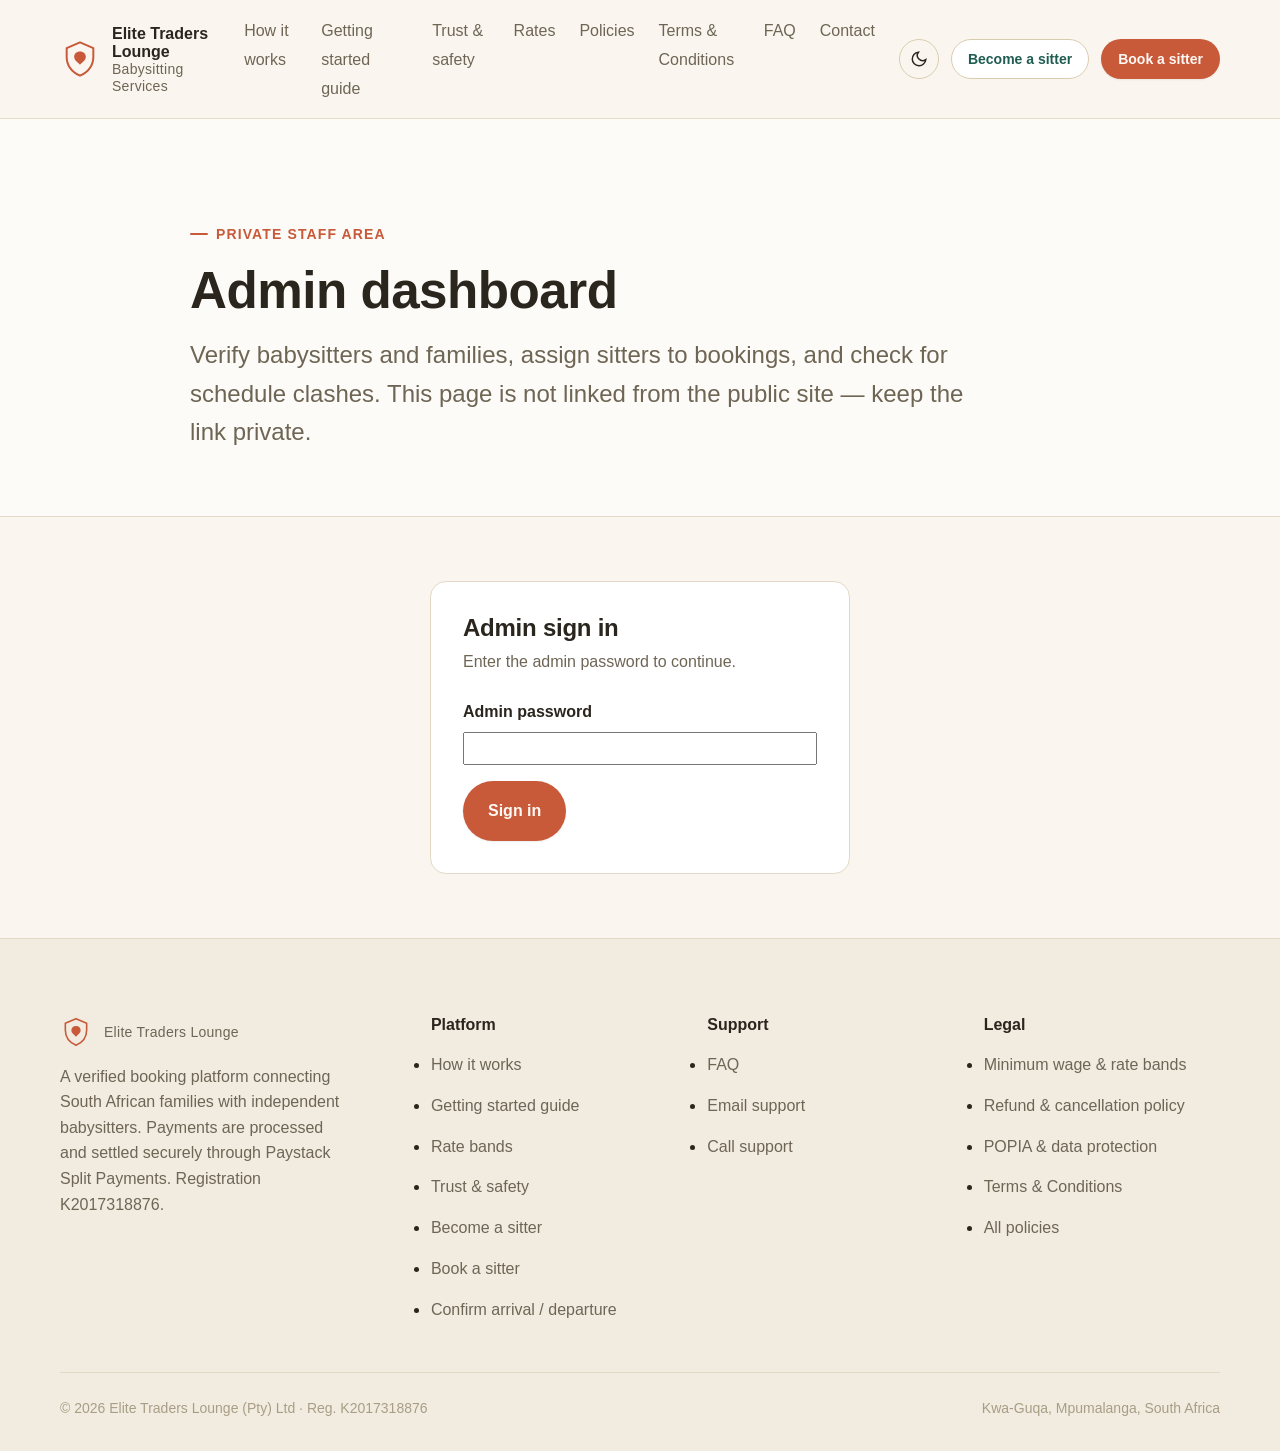
<file: admin.html>
<!DOCTYPE html>
<html lang="en">
<head>
<meta charset="UTF-8" />
<meta name="viewport" content="width=device-width, initial-scale=1.0" />
<title>Admin Dashboard — Elite Traders Lounge</title>
<meta name="description" content="Private staff dashboard for verifying babysitters and families and assigning bookings." />

<link rel="preconnect" href="https://fonts.googleapis.com" />
<link rel="preconnect" href="https://fonts.gstatic.com" crossorigin />
<link href="https://api.fontshare.com/v2/css?f[]=chillax@400,500,600,700&f[]=general-sans@400,500,600,700&display=swap" rel="stylesheet" />

<link rel="stylesheet" href="./base.css" />
<link rel="stylesheet" href="./style.css" />
</head>
<body>
<a href="#main" class="skip-link">Skip to content</a>

<header class="header">
  <div class="container header__inner">
    <a href="./index.html" class="brand" aria-label="Elite Traders Lounge home">
      <svg class="brand__mark" viewBox="0 0 48 48" fill="none" aria-hidden="true">
        <path d="M24 4 8 11v10c0 12 7 19 16 23 9-4 16-11 16-23V11L24 4Z" stroke="currentColor" stroke-width="2.4" stroke-linejoin="round"/>
        <path d="M24 15c-4.5 0-7 3-7 6.4 0 4.2 4.3 6.7 7 9.6 2.7-2.9 7-5.4 7-9.6 0-3.4-2.5-6.4-7-6.4Z" fill="currentColor"/>
      </svg>
      <span class="brand__name">
        <span>Elite Traders Lounge</span>
        <span>Babysitting Services</span>
      </span>
    </a>

    <nav class="nav" aria-label="Primary">
      <ul class="nav__links">
        <li><a href="./index.html#how-it-works">How it works</a></li>
        <li><a href="./guide.html">Getting started guide</a></li>
        <li><a href="./index.html#trust">Trust &amp; safety</a></li>
        <li><a href="./index.html#pricing">Rates</a></li>
        <li><a href="./policies.html">Policies</a></li>
        <li><a href="./terms.html">Terms &amp; Conditions</a></li>
        <li><a href="./index.html#faq">FAQ</a></li>
        <li><a href="./index.html#contact">Contact</a></li>
      </ul>
    </nav>

    <div class="header__actions">
      <button class="theme-toggle" data-theme-toggle aria-label="Switch to dark mode">
        <svg width="18" height="18" viewBox="0 0 24 24" fill="none" stroke="currentColor" stroke-width="2"><path d="M21 12.79A9 9 0 1 1 11.21 3 7 7 0 0 0 21 12.79z"/></svg>
      </button>
      <a href="./register-sitter.html" class="btn btn--secondary btn--sm">Become a sitter</a>
      <a href="./book.html" class="btn btn--primary btn--sm">Book a sitter</a>
      <button class="nav-toggle" aria-label="Open menu" aria-expanded="false" data-menu-toggle>
        <svg width="20" height="20" viewBox="0 0 24 24" fill="none" stroke="currentColor" stroke-width="2"><path d="M3 6h18M3 12h18M3 18h18"/></svg>
      </button>
    </div>
  </div>
  <div class="container">
    <div class="mobile-menu" data-mobile-menu>
      <a href="./index.html#how-it-works">How it works</a>
      <a href="./guide.html">Getting started guide</a>
      <a href="./index.html#trust">Trust &amp; safety</a>
      <a href="./index.html#pricing">Rates</a>
      <a href="./policies.html">Policies</a>
      <a href="./terms.html">Terms &amp; Conditions</a>
      <a href="./index.html#faq">FAQ</a>
      <a href="./index.html#contact">Contact</a>
      <a href="./register-sitter.html">Become a sitter</a>
      <a href="./book.html">Book a sitter</a>
      <a href="./checkin.html">Confirm arrival / departure</a>
    </div>
  </div>
</header>

<main id="main">

  <section class="page-hero">
    <div class="container container--narrow">
      <span class="eyebrow">Private staff area</span>
      <h1>Admin dashboard</h1>
      <p>Verify babysitters and families, assign sitters to bookings, and check for schedule clashes. This page is not linked from the public site &mdash; keep the link private.</p>
    </div>
  </section>

  <section class="section-pad section-pad--tight">
    <div class="container container--narrow">

      <div class="dash-login" id="admin-login">
        <h2>Admin sign in</h2>
        <p>Enter the admin password to continue.</p>
        <div class="field">
          <label for="admin-password">Admin password</label>
          <input type="password" id="admin-password" autocomplete="current-password" />
        </div>
        <button type="button" class="btn btn--primary" id="admin-login-btn">Sign in</button>
        <div class="alert alert--error" id="admin-login-error" hidden style="margin-top: var(--space-4);">
          <span id="admin-login-error-text">Incorrect password.</span>
        </div>
      </div>

      <div class="dash-panel" id="admin-panel" hidden>
        <div class="dash-toolbar">
          <span class="dash-toolbar__who">Signed in as admin</span>
          <button type="button" class="btn btn--ghost btn--sm" id="admin-logout-btn">Sign out</button>
        </div>

        <div class="dash-tabs" role="tablist">
          <button type="button" class="dash-tab is-active" data-tab="sitters" role="tab">Babysitters</button>
          <button type="button" class="dash-tab" data-tab="bookings" role="tab">Bookings &amp; scheduling</button>
          <button type="button" class="dash-tab" data-tab="calendar" role="tab">Calendar</button>
        </div>

        <div class="dash-tabpanel" data-tabpanel="sitters">
          <div class="alert alert--info" style="margin-bottom: var(--space-5);">
            <span>Sitters and families now upload their ID and proof of address directly on the form &mdash; use the &ldquo;View&rdquo; links below each application to open the files, then tick each item once you've personally checked it. This is a manual review checklist, not automated verification.</span>
          </div>
          <div class="dash-card-list" id="sitters-list">
            <div class="dash-empty">Loading babysitters&hellip;</div>
          </div>
        </div>

        <div class="dash-tabpanel" data-tabpanel="bookings" hidden>
          <div class="dash-toolbar" style="margin-bottom: var(--space-5);">
            <span></span>
            <button type="button" class="btn btn--primary btn--sm" id="open-manual-booking-btn">+ New manual booking</button>
          </div>
          <div class="dash-card-list" id="bookings-list">
            <div class="dash-empty">Loading bookings&hellip;</div>
          </div>
        </div>

        <div class="dash-tabpanel" data-tabpanel="calendar" hidden>
          <div class="mini-cal mini-cal--admin" id="admin-calendar">
            <div class="mini-cal__head">
              <button type="button" class="mini-cal__nav" id="admin-cal-prev" aria-label="Previous month">&larr;</button>
              <h3 id="admin-cal-title">This month</h3>
              <button type="button" class="mini-cal__nav" id="admin-cal-next" aria-label="Next month">&rarr;</button>
            </div>
            <div class="mini-cal__grid" id="admin-cal-grid"></div>
            <div class="mini-cal__legend">
              <span><span class="mini-cal__swatch" style="background:var(--color-secondary-highlight);"></span>Has bookings (click a day for details)</span>
              <span><span class="mini-cal__swatch" style="background:var(--color-warning-highlight);"></span>Pending assignment</span>
            </div>
          </div>
          <div id="admin-cal-day-detail" class="admin-cal-day-detail" hidden></div>
        </div>
      </div>

      <div class="modal-overlay" id="manual-booking-modal" hidden>
        <div class="modal-box">
          <div class="modal-box__head">
            <h2>New manual booking</h2>
            <button type="button" class="btn btn--ghost btn--sm" id="close-manual-booking-btn">Close</button>
          </div>
          <p class="form-section__hint">Use this to capture a booking over the phone or in case of a system error. No family document upload or Smile ID check is required here &mdash; you're vouching for this booking as admin.</p>
          <form id="manual-booking-form" novalidate>
            <div class="field-grid">
              <div class="field">
                <label for="mb_parent_name">Parent / guardian full name</label>
                <input type="text" id="mb_parent_name" name="parent_name" required />
              </div>
              <div class="field">
                <label for="mb_phone">Phone number</label>
                <input type="tel" id="mb_phone" name="phone" required />
              </div>
            </div>
            <div class="field-grid">
              <div class="field">
                <label for="mb_email">Email address <span class="field__hint">(optional)</span></label>
                <input type="email" id="mb_email" name="email" />
              </div>
              <div class="field">
                <label for="mb_address">Home address</label>
                <input type="text" id="mb_address" name="address" required />
              </div>
            </div>
            <div class="field">
              <label for="mb_children_count">Number and ages of children</label>
              <input type="text" id="mb_children_count" name="children_count" required placeholder="e.g. 2 children, ages 3 and 6" />
            </div>
            <div class="field-grid field-grid--3">
              <div class="field">
                <label for="mb_rate_type">Booking type</label>
                <select id="mb_rate_type" name="rate_type" required>
                  <option value="day">Day</option>
                  <option value="overnight">Overnight</option>
                </select>
              </div>
              <div class="field">
                <label for="mb_level">Level</label>
                <select id="mb_level" name="level" required>
                  <option value="1">Level 1</option>
                  <option value="2">Level 2</option>
                  <option value="3">Level 3</option>
                  <option value="4">Level 4</option>
                </select>
              </div>
              <div class="field">
                <label for="mb_hourly_rate">Hourly rate (R)</label>
                <input type="number" id="mb_hourly_rate" name="hourly_rate" min="1" step="0.01" required />
              </div>
            </div>
            <div class="field-grid">
              <div class="field">
                <label for="mb_duration_hours">Duration (hours)</label>
                <input type="number" id="mb_duration_hours" name="duration_hours" min="1" step="0.5" required />
              </div>
              <div class="field">
                <label for="mb_booking_date">Booking date</label>
                <input type="date" id="mb_booking_date" name="booking_date" required />
              </div>
              <div class="field">
                <label for="mb_start_time">Start time</label>
                <input type="time" id="mb_start_time" name="start_time" required />
              </div>
            </div>
            <div class="field-grid">
              <div class="checkbox-field">
                <input type="checkbox" id="mb_has_pets" name="has_pets" />
                <label for="mb_has_pets">Family has pets</label>
              </div>
              <div class="field">
                <label for="mb_pet_type">Pet type <span class="field__hint">(if any)</span></label>
                <input type="text" id="mb_pet_type" name="pet_type" />
              </div>
            </div>
            <div class="field-grid">
              <div class="checkbox-field">
                <input type="checkbox" id="mb_special_bath_baby" name="special_bath_baby" />
                <label for="mb_special_bath_baby">Bath the baby/child</label>
              </div>
              <div class="checkbox-field">
                <input type="checkbox" id="mb_special_feed_baby" name="special_feed_baby" />
                <label for="mb_special_feed_baby">Feed the baby/child</label>
              </div>
            </div>
            <div class="field">
              <label for="mb_special_instructions">Care instructions / precautions <span class="field__hint">(optional)</span></label>
              <textarea id="mb_special_instructions" name="special_instructions"></textarea>
            </div>
            <div class="field">
              <label for="mb_assign_sitter_id">Assign a babysitter now <span class="field__hint">(optional)</span></label>
              <select id="mb_assign_sitter_id" name="assign_sitter_id"></select>
            </div>
            <div class="field">
              <label for="mb_admin_notes">Admin notes <span class="field__hint">(optional)</span></label>
              <textarea id="mb_admin_notes" name="admin_notes" placeholder="e.g. captured over the phone, system was down"></textarea>
            </div>
            <div class="alert alert--error" id="manual-booking-error" hidden>
              <span id="manual-booking-error-text">Something went wrong.</span>
            </div>
            <div class="form-actions">
              <button type="submit" class="btn btn--primary" id="manual-booking-submit">Create booking</button>
            </div>
          </form>
        </div>
      </div>

    </div>
  </section>

</main>

<footer class="footer">
  <div class="container">
    <div class="footer__grid">
      <div class="footer__brand">
        <a href="./index.html" class="brand" aria-label="Elite Traders Lounge home">
          <svg class="brand__mark" viewBox="0 0 48 48" fill="none" aria-hidden="true" style="width:32px;height:32px;">
            <path d="M24 4 8 11v10c0 12 7 19 16 23 9-4 16-11 16-23V11L24 4Z" stroke="currentColor" stroke-width="2.4" stroke-linejoin="round"/>
            <path d="M24 15c-4.5 0-7 3-7 6.4 0 4.2 4.3 6.7 7 9.6 2.7-2.9 7-5.4 7-9.6 0-3.4-2.5-6.4-7-6.4Z" fill="currentColor"/>
          </svg>
          <span class="brand__name"><span>Elite Traders Lounge</span></span>
        </a>
        <p>A verified booking platform connecting South African families with independent babysitters. Payments are processed and settled securely through Paystack Split Payments. Registration K2017318876.</p>
      </div>
      <div>
        <h4>Platform</h4>
        <ul>
          <li><a href="./index.html#how-it-works">How it works</a></li>
          <li><a href="./guide.html">Getting started guide</a></li>
          <li><a href="./index.html#pricing">Rate bands</a></li>
          <li><a href="./index.html#trust">Trust &amp; safety</a></li>
          <li><a href="./register-sitter.html">Become a sitter</a></li>
          <li><a href="./book.html">Book a sitter</a></li>
          <li><a href="./checkin.html">Confirm arrival / departure</a></li>
        </ul>
      </div>
      <div>
        <h4>Support</h4>
        <ul>
          <li><a href="./index.html#faq">FAQ</a></li>
          <li><a href="mailto:lemo.masethe@elitetraders.co.za">Email support</a></li>
          <li><a href="tel:+27814270419">Call support</a></li>
        </ul>
      </div>
      <div>
        <h4>Legal</h4>
        <ul>
          <li><a href="./policies.html#minimum-wage">Minimum wage &amp; rate bands</a></li>
          <li><a href="./policies.html#refund-policy">Refund &amp; cancellation policy</a></li>
          <li><a href="./policies.html#popia">POPIA &amp; data protection</a></li>
          <li><a href="./terms.html">Terms &amp; Conditions</a></li>
          <li><a href="./policies.html">All policies</a></li>
        </ul>
      </div>
    </div>
    <div class="footer__bottom">
      <span>© 2026 Elite Traders Lounge (Pty) Ltd · Reg. K2017318876</span>
      <span>Kwa-Guqa, Mpumalanga, South Africa</span>
    </div>
  </div>
</footer>

<script src="./app.js" defer></script>
<script src="./api.js" defer></script>
<script src="./admin.js" defer></script>
</body>
</html>
</file>
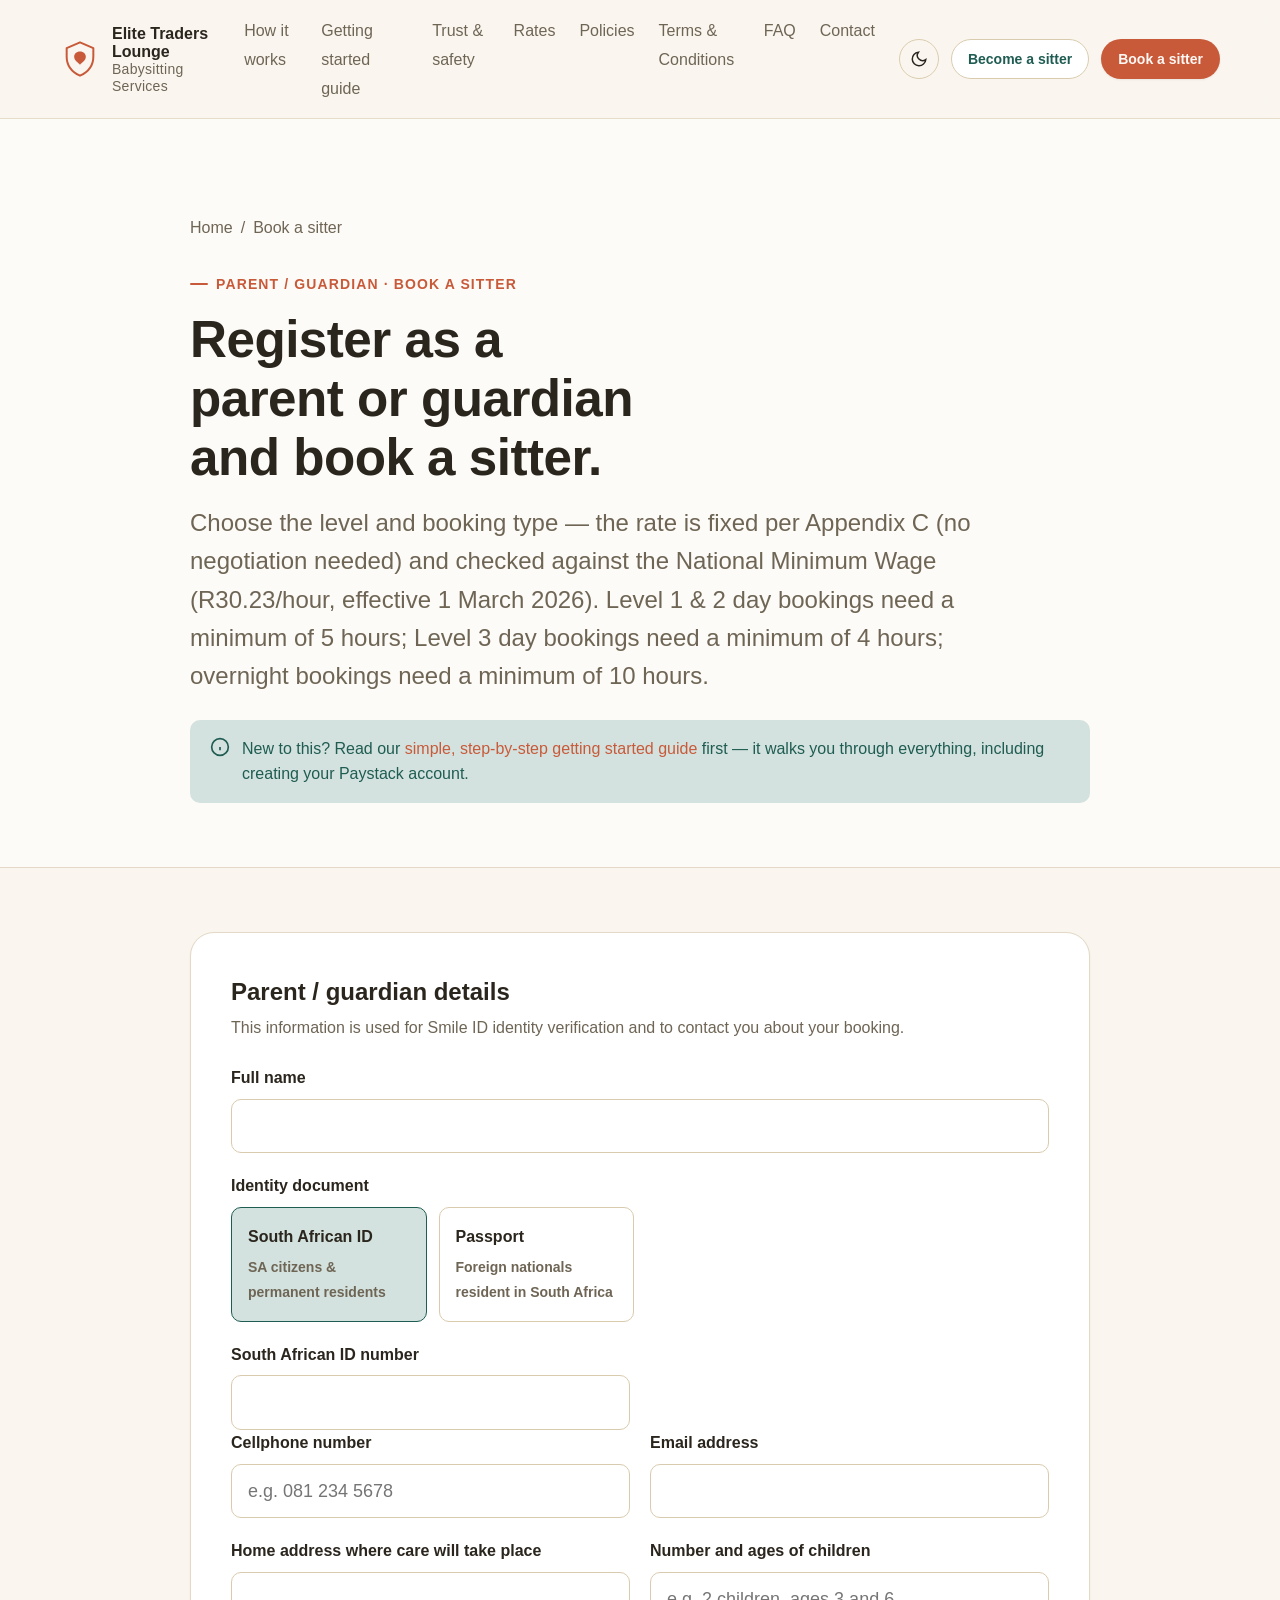
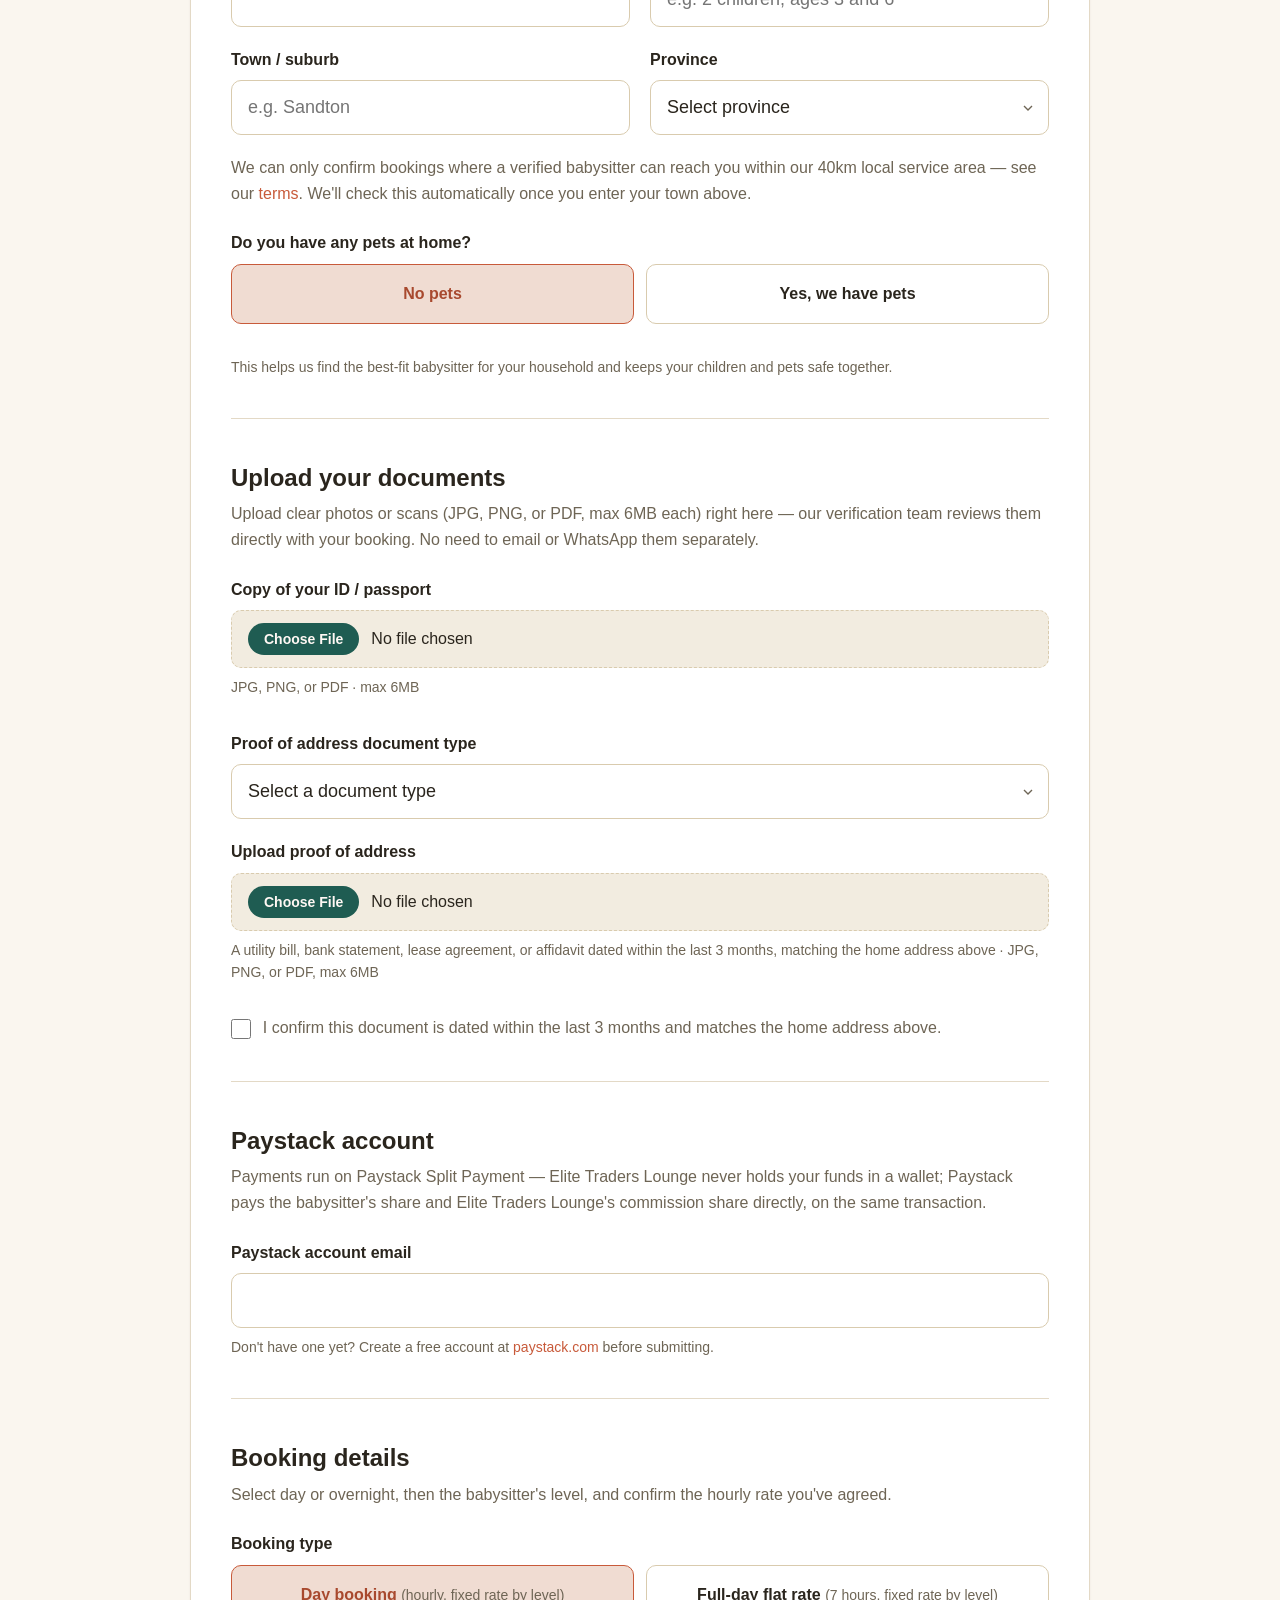
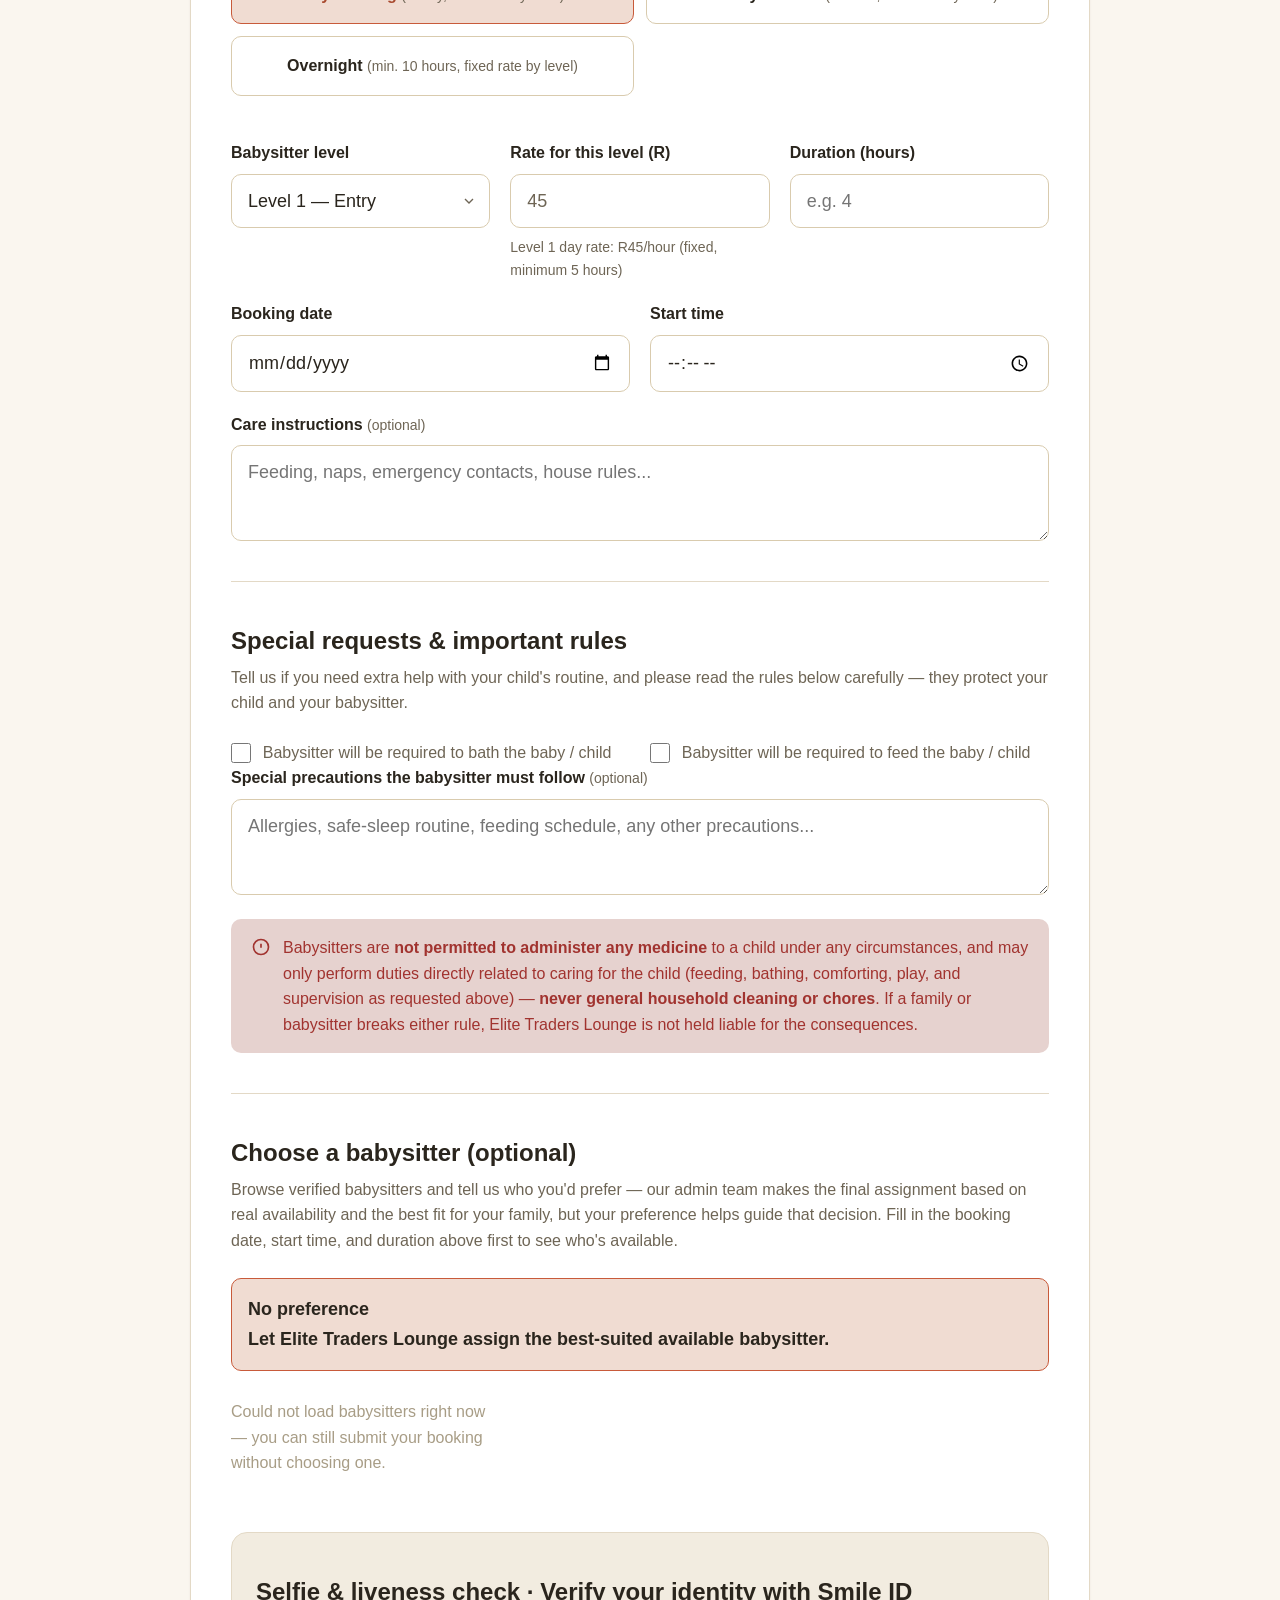
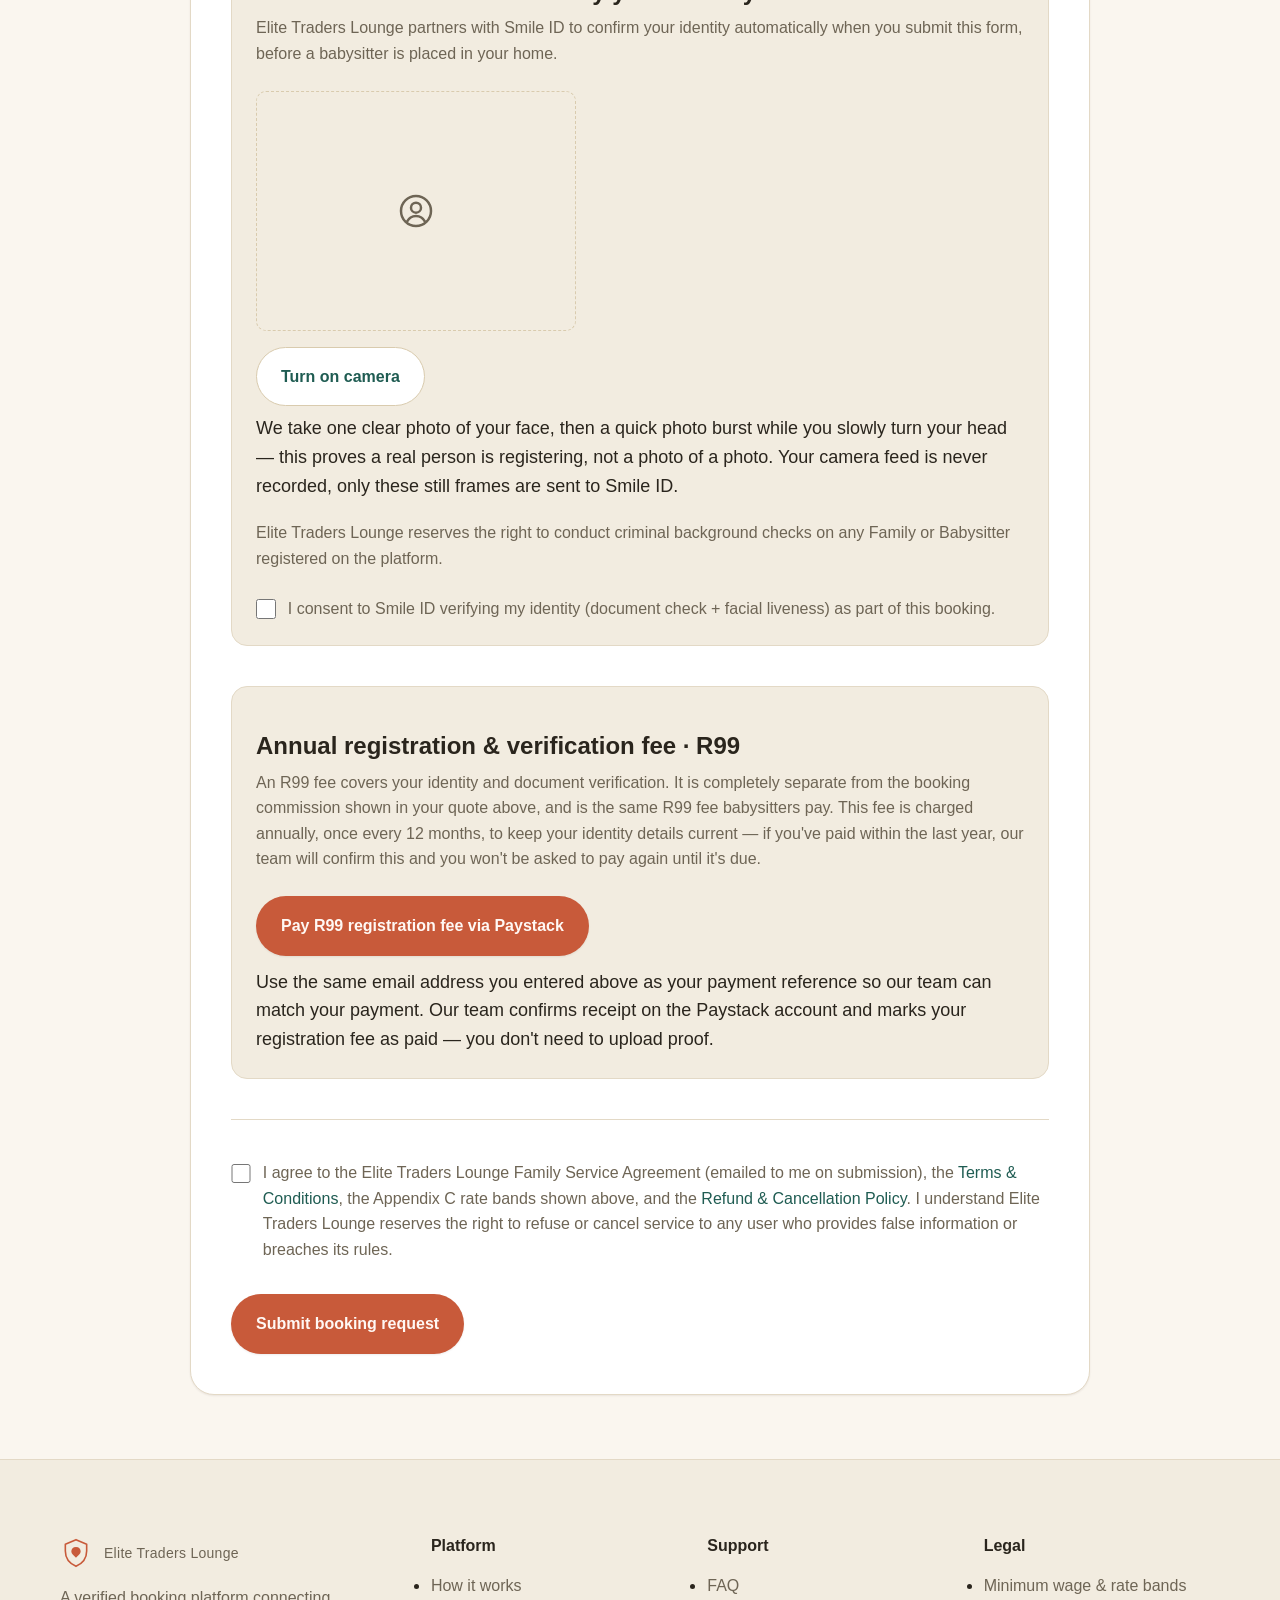
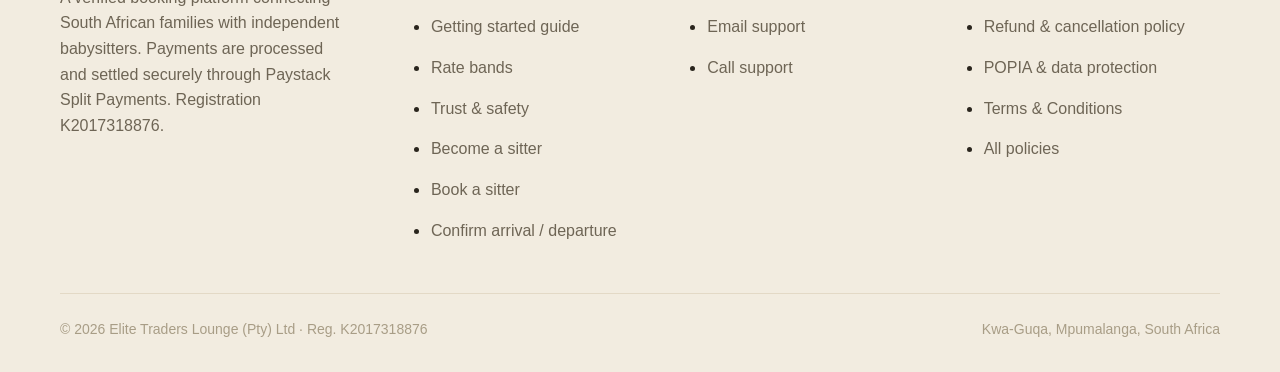
<file: book.html>
<!DOCTYPE html>
<html lang="en">
<head>
<meta charset="UTF-8" />
<meta name="viewport" content="width=device-width, initial-scale=1.0" />
<title>Book a Sitter — Elite Traders Lounge</title>
<meta name="description" content="Register as a parent or guardian and book a verified babysitter. Live quote checked against Appendix C rate bands and the National Minimum Wage." />

<link rel="preconnect" href="https://fonts.googleapis.com" />
<link rel="preconnect" href="https://fonts.gstatic.com" crossorigin />
<link href="https://api.fontshare.com/v2/css?f[]=chillax@400,500,600,700&f[]=general-sans@400,500,600,700&display=swap" rel="stylesheet" />

<link rel="stylesheet" href="./base.css" />
<link rel="stylesheet" href="./style.css" />
</head>
<body>
<a href="#main" class="skip-link">Skip to content</a>

<header class="header">
  <div class="container header__inner">
    <a href="./index.html" class="brand" aria-label="Elite Traders Lounge home">
      <svg class="brand__mark" viewBox="0 0 48 48" fill="none" aria-hidden="true">
        <path d="M24 4 8 11v10c0 12 7 19 16 23 9-4 16-11 16-23V11L24 4Z" stroke="currentColor" stroke-width="2.4" stroke-linejoin="round"/>
        <path d="M24 15c-4.5 0-7 3-7 6.4 0 4.2 4.3 6.7 7 9.6 2.7-2.9 7-5.4 7-9.6 0-3.4-2.5-6.4-7-6.4Z" fill="currentColor"/>
      </svg>
      <span class="brand__name">
        <span>Elite Traders Lounge</span>
        <span>Babysitting Services</span>
      </span>
    </a>

    <nav class="nav" aria-label="Primary">
      <ul class="nav__links">
        <li><a href="./index.html#how-it-works">How it works</a></li>
        <li><a href="./guide.html">Getting started guide</a></li>
        <li><a href="./index.html#trust">Trust &amp; safety</a></li>
        <li><a href="./index.html#pricing">Rates</a></li>
        <li><a href="./policies.html">Policies</a></li>
        <li><a href="./terms.html">Terms &amp; Conditions</a></li>
        <li><a href="./index.html#faq">FAQ</a></li>
        <li><a href="./index.html#contact">Contact</a></li>
      </ul>
    </nav>

    <div class="header__actions">
      <button class="theme-toggle" data-theme-toggle aria-label="Switch to dark mode">
        <svg width="18" height="18" viewBox="0 0 24 24" fill="none" stroke="currentColor" stroke-width="2"><path d="M21 12.79A9 9 0 1 1 11.21 3 7 7 0 0 0 21 12.79z"/></svg>
      </button>
      <a href="./register-sitter.html" class="btn btn--secondary btn--sm">Become a sitter</a>
      <a href="./book.html" class="btn btn--primary btn--sm">Book a sitter</a>
      <button class="nav-toggle" aria-label="Open menu" aria-expanded="false" data-menu-toggle>
        <svg width="20" height="20" viewBox="0 0 24 24" fill="none" stroke="currentColor" stroke-width="2"><path d="M3 6h18M3 12h18M3 18h18"/></svg>
      </button>
    </div>
  </div>
  <div class="container">
    <div class="mobile-menu" data-mobile-menu>
      <a href="./index.html#how-it-works">How it works</a>
      <a href="./guide.html">Getting started guide</a>
      <a href="./index.html#trust">Trust &amp; safety</a>
      <a href="./index.html#pricing">Rates</a>
      <a href="./policies.html">Policies</a>
      <a href="./terms.html">Terms &amp; Conditions</a>
      <a href="./index.html#faq">FAQ</a>
      <a href="./index.html#contact">Contact</a>
      <a href="./register-sitter.html">Become a sitter</a>
      <a href="./book.html">Book a sitter</a>
      <a href="./checkin.html">Confirm arrival / departure</a>
    </div>
  </div>
</header>

<main id="main">

  <section class="page-hero">
    <div class="container container--narrow">
      <div class="breadcrumb"><a href="./index.html">Home</a> <span>/</span> <span>Book a sitter</span></div>
      <span class="eyebrow">Parent / guardian &middot; book a sitter</span>
      <h1>Register as a parent or guardian and book a sitter.</h1>
      <p>Choose the level and booking type &mdash; the rate is fixed per Appendix C (no negotiation needed) and checked against the National Minimum Wage (R30.23/hour, effective 1 March 2026). Level 1 &amp; 2 day bookings need a minimum of 5 hours; Level 3 day bookings need a minimum of 4 hours; overnight bookings need a minimum of 10 hours.</p>
      <div class="alert alert--info">
        <svg width="20" height="20" viewBox="0 0 24 24" fill="none" stroke="currentColor" stroke-width="2"><circle cx="12" cy="12" r="10"/><path d="M12 16v-4M12 8h.01"/></svg>
        <span>New to this? Read our <a href="./guide.html">simple, step-by-step getting started guide</a> first &mdash; it walks you through everything, including creating your Paystack account.</span>
      </div>
    </div>
  </section>

  <section class="section-pad section-pad--tight">
    <div class="container container--narrow">
      <div class="form-shell">
        <form id="booking-form" novalidate>
          <div class="hp-field" aria-hidden="true">
            <label for="booking_website">Leave this field blank</label>
            <input type="text" id="booking_website" name="website" tabindex="-1" autocomplete="off" />
          </div>

          <div class="form-section">
            <div class="form-section__title">Parent / guardian details</div>
            <div class="form-section__hint">This information is used for Smile ID identity verification and to contact you about your booking.</div>
            <div class="field">
              <label for="parent_name">Full name</label>
              <input type="text" id="parent_name" name="parent_name" autocomplete="name" required minlength="2" maxlength="120" />
            </div>

            <div class="field">
              <label>Identity document</label>
              <div class="radio-cards" data-id-type-group>
                <label class="radio-card">
                  <input type="radio" name="id_type" value="sa_id" checked data-id-type-toggle />
                  <strong>South African ID</strong>
                  <span>SA citizens &amp; permanent residents</span>
                </label>
                <label class="radio-card">
                  <input type="radio" name="id_type" value="passport" data-id-type-toggle />
                  <strong>Passport</strong>
                  <span>Foreign nationals resident in South Africa</span>
                </label>
              </div>
            </div>

            <div class="field-grid" data-id-fields="sa_id">
              <div class="field">
                <label for="id_number">South African ID number</label>
                <input type="text" id="id_number" name="id_number" inputmode="numeric" minlength="5" maxlength="20" />
              </div>
            </div>

            <div class="field-grid" data-id-fields="passport" hidden>
              <div class="field">
                <label for="passport_number">Passport number</label>
                <input type="text" id="passport_number" name="passport_number" maxlength="20" />
              </div>
              <div class="field">
                <label for="nationality">Nationality</label>
                <input type="text" id="nationality" name="nationality" maxlength="60" />
              </div>
            </div>

            <div class="field-grid">
              <div class="field">
                <label for="phone">Cellphone number</label>
                <input type="tel" id="phone" name="phone" autocomplete="tel" required minlength="7" maxlength="20" placeholder="e.g. 081 234 5678" />
              </div>
              <div class="field">
                <label for="email">Email address</label>
                <input type="email" id="email" name="email" autocomplete="email" required />
              </div>
            </div>
            <div class="field-grid">
              <div class="field">
                <label for="address">Home address where care will take place</label>
                <input type="text" id="address" name="address" autocomplete="street-address" required minlength="5" maxlength="300" />
              </div>
              <div class="field">
                <label for="children_count">Number and ages of children</label>
                <input type="text" id="children_count" name="children_count" required minlength="1" maxlength="20" placeholder="e.g. 2 children, ages 3 and 6" />
              </div>
            </div>

            <div class="field-grid">
              <div class="field">
                <label for="town">Town / suburb</label>
                <input type="text" id="town" name="town" autocomplete="address-level2" required minlength="2" maxlength="80" placeholder="e.g. Sandton" />
              </div>
              <div class="field">
                <label for="province">Province</label>
                <select id="province" name="province" required>
                  <option value="">Select province</option>
                  <option>Gauteng</option>
                  <option>Mpumalanga</option>
                  <option>Western Cape</option>
                  <option>Eastern Cape</option>
                  <option>KwaZulu-Natal</option>
                  <option>Free State</option>
                  <option>Limpopo</option>
                  <option>North West</option>
                  <option>Northern Cape</option>
                </select>
              </div>
            </div>
            <div id="coverage-result" class="alert" hidden></div>
            <div class="form-section__hint">We can only confirm bookings where a verified babysitter can reach you within our 40km local service area &mdash; see our <a href="./terms.html">terms</a>. We'll check this automatically once you enter your town above.</div>

            <div class="field">
              <label>Do you have any pets at home?</label>
              <div class="action-toggle">
                <label><input type="radio" name="has_pets" value="no" checked data-has-pets-toggle /> No pets</label>
                <label><input type="radio" name="has_pets" value="yes" data-has-pets-toggle /> Yes, we have pets</label>
              </div>
              <span class="field__hint">This helps us find the best-fit babysitter for your household and keeps your children and pets safe together.</span>
            </div>
            <div class="field" data-pet-type-field hidden>
              <label for="pet_type">What type of pet(s) do you have?</label>
              <input type="text" id="pet_type" name="pet_type" maxlength="120" placeholder="e.g. 1 medium dog, 2 cats" />
            </div>
          </div>

          <div class="form-section">
            <div class="form-section__title">Upload your documents</div>
            <div class="form-section__hint">Upload clear photos or scans (JPG, PNG, or PDF, max 6MB each) right here &mdash; our verification team reviews them directly with your booking. No need to email or WhatsApp them separately.</div>
            <div class="field">
              <label for="id_document">Copy of your ID / passport</label>
              <input type="file" id="id_document" name="id_document" accept=".jpg,.jpeg,.png,.pdf,image/jpeg,image/png,application/pdf" required />
              <span class="field__hint">JPG, PNG, or PDF &middot; max 6MB</span>
              <span class="file-status" id="id_document-status"></span>
            </div>
            <div class="field">
              <label for="proof_of_address_type">Proof of address document type</label>
              <select id="proof_of_address_type" name="proof_of_address_type" required>
                <option value="" disabled selected>Select a document type</option>
                <option value="utility_bill">Utility bill (municipal / electricity / water)</option>
                <option value="bank_statement">Bank statement</option>
                <option value="lease_agreement">Lease agreement</option>
                <option value="affidavit">Affidavit confirming residential address</option>
              </select>
            </div>
            <div class="field">
              <label for="proof_of_address_document">Upload proof of address</label>
              <input type="file" id="proof_of_address_document" name="proof_of_address_document" accept=".jpg,.jpeg,.png,.pdf,image/jpeg,image/png,application/pdf" required />
              <span class="field__hint">A utility bill, bank statement, lease agreement, or affidavit dated within the last 3 months, matching the home address above &middot; JPG, PNG, or PDF, max 6MB</span>
              <span class="file-status" id="proof_of_address_document-status"></span>
            </div>
            <div class="checkbox-field">
              <input type="checkbox" id="proof_of_address_confirmed" name="proof_of_address_confirmed" required />
              <label for="proof_of_address_confirmed">I confirm this document is dated within the last 3 months and matches the home address above.</label>
            </div>
          </div>

          <div class="form-section">
            <div class="form-section__title">Paystack account</div>
            <div class="form-section__hint">Payments run on Paystack Split Payment &mdash; Elite Traders Lounge never holds your funds in a wallet; Paystack pays the babysitter's share and Elite Traders Lounge's commission share directly, on the same transaction.</div>
            <div class="field">
              <label for="paystack_email">Paystack account email</label>
              <input type="email" id="paystack_email" name="paystack_email" required />
              <span class="field__hint">Don't have one yet? Create a free account at <a href="https://paystack.com" target="_blank" rel="noopener">paystack.com</a> before submitting.</span>
            </div>
          </div>

          <div class="form-section">
            <div class="form-section__title">Booking details</div>
            <div class="form-section__hint">Select day or overnight, then the babysitter's level, and confirm the hourly rate you've agreed.</div>

            <div class="field">
              <label>Booking type</label>
              <div class="action-toggle">
                <label><input type="radio" name="rate_type" value="day" checked /> Day booking <span class="field__hint">(hourly, fixed rate by level)</span></label>
                <label><input type="radio" name="rate_type" value="full_day" /> Full-day flat rate <span class="field__hint">(7 hours, fixed rate by level)</span></label>
                <label><input type="radio" name="rate_type" value="overnight" /> Overnight <span class="field__hint">(min. 10 hours, fixed rate by level)</span></label>
              </div>
            </div>

            <div class="field-grid field-grid--3">
              <div class="field">
                <label for="level">Babysitter level</label>
                <select id="level" name="level" required>
                  <option value="1">Level 1 &mdash; Entry</option>
                  <option value="2">Level 2 &mdash; Standard</option>
                  <option value="3">Level 3 &mdash; Advanced</option>
                  <option value="4">Level 4 &mdash; Specialist (overnight only)</option>
                </select>
              </div>
              <div class="field" id="day-rate-field" hidden>
                <label>Flat day rate</label>
                <p class="field__static" id="day-rate-display">Level 1 flat day rate: R315/day (7 hours)</p>
              </div>
              <div class="field" id="day-count-field" hidden>
                <label for="day_count">Number of days</label>
                <input type="number" id="day_count" min="1" step="1" value="1" />
              </div>
              <div class="field">
                <label for="hourly_rate">Rate for this level (R)</label>
                <input type="number" id="hourly_rate" name="hourly_rate" required min="1" step="0.01" readonly />
                <span class="field__hint" id="band-hint">Level 1 day rate: R45/hour (fixed, minimum 5 hours)</span>
              </div>
              <div class="field">
                <label for="duration_hours">Duration (hours)</label>
                <input type="number" id="duration_hours" name="duration_hours" required min="1" step="0.5" placeholder="e.g. 4" />
              </div>
            </div>

            <div class="field-grid">
              <div class="field">
                <label for="booking_date">Booking date</label>
                <input type="date" id="booking_date" name="booking_date" required />
              </div>
              <div class="field">
                <label for="start_time">Start time</label>
                <input type="time" id="start_time" name="start_time" required />
              </div>
            </div>

            <div class="field">
              <label for="special_instructions">Care instructions <span class="field__hint">(optional)</span></label>
              <textarea id="special_instructions" name="special_instructions" maxlength="1000" placeholder="Feeding, naps, emergency contacts, house rules..."></textarea>
            </div>

            <div class="quote-box" id="quote-box" hidden>
              <div class="quote-box__row"><span>Rate for this level</span><strong id="q-rate">&ndash;</strong></div>
              <div class="quote-box__row"><span>Duration</span><strong id="q-duration">&ndash;</strong></div>
              <div class="quote-box__row"><span>Babysitter's booking fee</span><strong id="q-fee">&ndash;</strong></div>
              <div class="quote-box__row"><span>+ Elite Traders Lounge commission (<span id="q-family-comm-pct">&ndash;</span>, added to your bill)</span><strong id="q-family-comm">&ndash;</strong></div>
              <div class="quote-box__row total"><span>Total you pay as the Family</span><strong id="q-family-total">&ndash;</strong></div>
              <div class="quote-box__row"><span>&ndash; Elite Traders Lounge commission (<span id="q-sitter-comm-pct">&ndash;</span>, deducted from babysitter)</span><strong id="q-comm">&ndash;</strong></div>
              <div class="quote-box__row total"><span>Net the babysitter receives</span><strong id="q-net">&ndash;</strong></div>
              <div class="quote-box__row"><span>Total Elite Traders Lounge commission on this booking</span><strong id="q-total-comm-pct">&ndash;</strong></div>
              <p class="quote-box__note" id="q-note" hidden></p>
            </div>
          </div>

          <div class="form-section">
            <div class="form-section__title">Special requests &amp; important rules</div>
            <div class="form-section__hint">Tell us if you need extra help with your child's routine, and please read the rules below carefully &mdash; they protect your child and your babysitter.</div>
            <div class="field-grid">
              <div class="checkbox-field">
                <input type="checkbox" id="special_bath_baby" name="special_bath_baby" />
                <label for="special_bath_baby">Babysitter will be required to bath the baby / child</label>
              </div>
              <div class="checkbox-field">
                <input type="checkbox" id="special_feed_baby" name="special_feed_baby" />
                <label for="special_feed_baby">Babysitter will be required to feed the baby / child</label>
              </div>
            </div>
            <div class="field">
              <label for="special_precautions">Special precautions the babysitter must follow <span class="field__hint">(optional)</span></label>
              <textarea id="special_precautions" name="special_precautions" maxlength="1000" placeholder="Allergies, safe-sleep routine, feeding schedule, any other precautions..."></textarea>
            </div>
            <div class="alert alert--error" style="align-items:flex-start;">
              <svg viewBox="0 0 24 24" fill="none" stroke="currentColor" stroke-width="2"><circle cx="12" cy="12" r="9"/><path d="M12 8v5M12 16h.01"/></svg>
              <span>Babysitters are <strong>not permitted to administer any medicine</strong> to a child under any circumstances, and may only perform duties directly related to caring for the child (feeding, bathing, comforting, play, and supervision as requested above) &mdash; <strong>never general household cleaning or chores</strong>. If a family or babysitter breaks either rule, Elite Traders Lounge is not held liable for the consequences.</span>
            </div>
          </div>

          <div class="form-section">
            <div class="form-section__title">Choose a babysitter <span class="field__hint">(optional)</span></div>
            <div class="form-section__hint">Browse verified babysitters and tell us who you'd prefer &mdash; our admin team makes the final assignment based on real availability and the best fit for your family, but your preference helps guide that decision. Fill in the booking date, start time, and duration above first to see who's available.</div>
            <div class="sitter-browse" id="sitter-browse">
              <label class="sitter-card sitter-card--none">
                <input type="radio" name="preferred_sitter_id" value="" checked />
                <div class="sitter-card__body">
                  <strong>No preference</strong>
                  <span>Let Elite Traders Lounge assign the best-suited available babysitter.</span>
                </div>
              </label>
              <div id="sitter-browse-list" class="sitter-browse__list">
                <p class="sitter-browse__empty" id="sitter-browse-empty">Loading verified babysitters&hellip;</p>
              </div>
            </div>
          </div>

          <div class="form-section form-section--final">
            <div class="form-section__title">Selfie &amp; liveness check &middot; Verify your identity with Smile ID</div>
            <div class="form-section__hint">Elite Traders Lounge partners with Smile ID to confirm your identity automatically when you submit this form, before a babysitter is placed in your home.</div>
            <div class="selfie-capture" id="selfie-capture">
              <div class="selfie-capture__frame">
                <div class="selfie-capture__placeholder" id="selfie-placeholder">
                  <svg viewBox="0 0 24 24" fill="none" stroke="currentColor" stroke-width="1.5"><circle cx="12" cy="12" r="9"/><circle cx="12" cy="10" r="3"/><path d="M6.5 18.5c1.2-2.3 3.2-3.5 5.5-3.5s4.3 1.2 5.5 3.5"/></svg>
                </div>
                <video id="selfie-video" autoplay playsinline muted hidden></video>
                <img id="selfie-preview" hidden alt="Captured selfie preview" />
                <canvas id="selfie-canvas" hidden></canvas>
              </div>
              <div class="selfie-capture__actions">
                <button type="button" class="btn btn--secondary" id="selfie-start-btn">Turn on camera</button>
                <button type="button" class="btn btn--primary" id="selfie-capture-btn" hidden>Capture selfie</button>
                <button type="button" class="btn btn--ghost" id="selfie-retake-btn" hidden>Retake</button>
              </div>
              <span class="field__hint">We take one clear photo of your face, then a quick photo burst while you slowly turn your head &mdash; this proves a real person is registering, not a photo of a photo. Your camera feed is never recorded, only these still frames are sent to Smile ID.</span>
              <span class="file-status" id="selfie-status"></span>
            </div>
            <div class="form-section__hint" style="margin-top: var(--space-2);">Elite Traders Lounge reserves the right to conduct criminal background checks on any Family or Babysitter registered on the platform.</div>
            <div class="checkbox-field">
              <input type="checkbox" id="smile_id_consent" name="smile_id_consent" required />
              <label for="smile_id_consent">I consent to Smile ID verifying my identity (document check + facial liveness) as part of this booking.</label>
            </div>
          </div>

          <div class="form-section form-section--final">
            <div class="form-section__title">Annual registration &amp; verification fee &middot; R99</div>
            <div class="form-section__hint">An R99 fee covers your identity and document verification. It is completely separate from the booking commission shown in your quote above, and is the same R99 fee babysitters pay. This fee is charged annually, once every 12 months, to keep your identity details current — if you've paid within the last year, our team will confirm this and you won't be asked to pay again until it's due.</div>
            <a href="https://paystack.shop/pay/-c63v2905q" target="_blank" rel="noopener" class="btn btn--primary">Pay R99 registration fee via Paystack</a>
            <span class="field__hint" style="display:block;margin-top:var(--space-3);">Use the same email address you entered above as your payment reference so our team can match your payment. Our team confirms receipt on the Paystack account and marks your registration fee as paid &mdash; you don't need to upload proof.</span>
          </div>

          <div class="form-section">
            <div class="checkbox-field">
              <input type="checkbox" id="agreed_terms" name="agreed_terms" required />
              <label for="agreed_terms">I agree to the Elite Traders Lounge Family Service Agreement (emailed to me on submission), the <a href="./terms.html">Terms &amp; Conditions</a>, the Appendix C rate bands shown above, and the <a href="./policies.html#refund-policy">Refund &amp; Cancellation Policy</a>. I understand Elite Traders Lounge reserves the right to refuse or cancel service to any user who provides false information or breaches its rules.</label>
            </div>
            <div class="form-actions">
              <button type="submit" class="btn btn--primary" id="booking-submit">Submit booking request</button>
            </div>
            <div class="alert alert--error" id="booking-error" hidden>
              <svg viewBox="0 0 24 24" fill="none" stroke="currentColor" stroke-width="2"><circle cx="12" cy="12" r="9"/><path d="M12 8v5M12 16h.01"/></svg>
              <span id="booking-error-text">Something went wrong.</span>
            </div>
          </div>
        </form>

        <div id="booking-result" hidden>
          <div class="alert alert--success">
            <svg viewBox="0 0 24 24" fill="none" stroke="currentColor" stroke-width="2"><path d="M9 12l2 2 4-4M12 3l7 3v6c0 5-3 8.5-7 9-4-.5-7-4-7-9V6l7-3Z"/></svg>
            <span id="result-message">Booking request received. Save your reference and PIN below &mdash; you and your babysitter both need them to confirm arrival and departure.</span>
            <span class="badge-verified badge-verified--pending" style="margin-left: var(--space-3);"><svg viewBox="0 0 24 24" fill="none" stroke="currentColor" stroke-width="2.5"><circle cx="12" cy="12" r="9"/><path d="M12 7v5l3 3"/></svg>Verification pending</span>
          </div>
          <div class="booking-ref-box">
            <div class="booking-ref-box__item"><span>Booking reference</span><strong id="result-ref">&ndash;</strong></div>
            <div class="booking-ref-box__item"><span>PIN</span><strong id="result-pin">&ndash;</strong></div>
          </div>
          <p class="form-section__hint" style="margin-top: var(--space-6);">Share the reference and PIN with your babysitter. When they arrive, both of you confirm on the <a href="./checkin.html">check-in page</a> &mdash; that's what starts the clock on worked hours.</p>
          <a href="./checkin.html" class="btn btn--secondary" style="margin-top: var(--space-4);">Go to check-in tool</a>
          <a href="#" id="result-contract-link" class="btn btn--secondary" style="margin-top: var(--space-4); margin-left: var(--space-3);" target="_blank" rel="noopener" hidden>Download Family Service Agreement</a>
        </div>
      </div>
    </div>
  </section>

</main>

<footer class="footer">
  <div class="container">
    <div class="footer__grid">
      <div class="footer__brand">
        <a href="./index.html" class="brand" aria-label="Elite Traders Lounge home">
          <svg class="brand__mark" viewBox="0 0 48 48" fill="none" aria-hidden="true" style="width:32px;height:32px;">
            <path d="M24 4 8 11v10c0 12 7 19 16 23 9-4 16-11 16-23V11L24 4Z" stroke="currentColor" stroke-width="2.4" stroke-linejoin="round"/>
            <path d="M24 15c-4.5 0-7 3-7 6.4 0 4.2 4.3 6.7 7 9.6 2.7-2.9 7-5.4 7-9.6 0-3.4-2.5-6.4-7-6.4Z" fill="currentColor"/>
          </svg>
          <span class="brand__name"><span>Elite Traders Lounge</span></span>
        </a>
        <p>A verified booking platform connecting South African families with independent babysitters. Payments are processed and settled securely through Paystack Split Payments. Registration K2017318876.</p>
      </div>
      <div>
        <h4>Platform</h4>
        <ul>
          <li><a href="./index.html#how-it-works">How it works</a></li>
          <li><a href="./guide.html">Getting started guide</a></li>
          <li><a href="./index.html#pricing">Rate bands</a></li>
          <li><a href="./index.html#trust">Trust &amp; safety</a></li>
          <li><a href="./register-sitter.html">Become a sitter</a></li>
          <li><a href="./book.html">Book a sitter</a></li>
          <li><a href="./checkin.html">Confirm arrival / departure</a></li>
        </ul>
      </div>
      <div>
        <h4>Support</h4>
        <ul>
          <li><a href="./index.html#faq">FAQ</a></li>
          <li><a href="mailto:lemo.masethe@elitetraders.co.za">Email support</a></li>
          <li><a href="tel:+27814270419">Call support</a></li>
        </ul>
      </div>
      <div>
        <h4>Legal</h4>
        <ul>
          <li><a href="./policies.html#minimum-wage">Minimum wage &amp; rate bands</a></li>
          <li><a href="./policies.html#refund-policy">Refund &amp; cancellation policy</a></li>
          <li><a href="./policies.html#popia">POPIA &amp; data protection</a></li>
          <li><a href="./terms.html">Terms &amp; Conditions</a></li>
          <li><a href="./policies.html">All policies</a></li>
        </ul>
      </div>
    </div>
    <div class="footer__bottom">
      <span>© 2026 Elite Traders Lounge (Pty) Ltd · Reg. K2017318876</span>
      <span>Kwa-Guqa, Mpumalanga, South Africa</span>
    </div>
  </div>
</footer>

<script src="./app.js" defer></script>
<script src="./api.js" defer></script>
<script src="./selfie-capture.js" defer></script>
<script src="./book.js" defer></script>
</body>
</html>
</file>
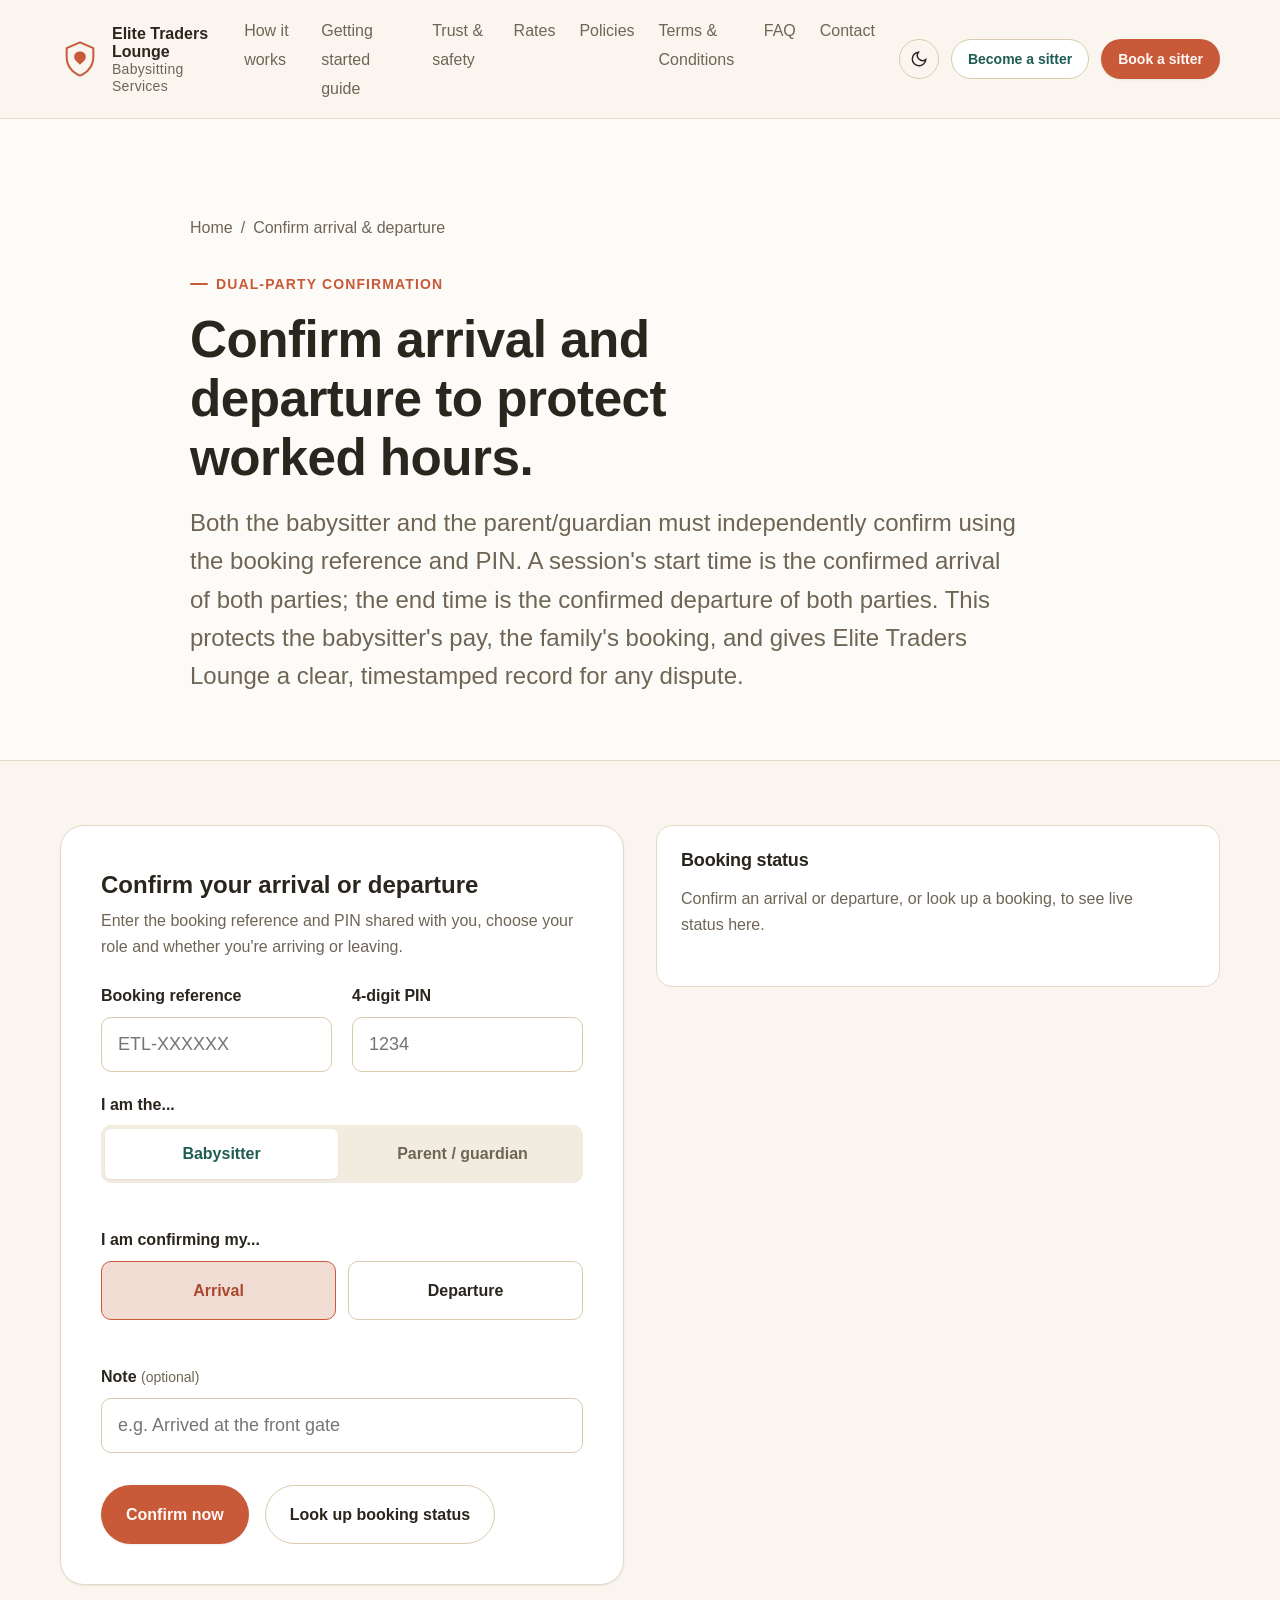
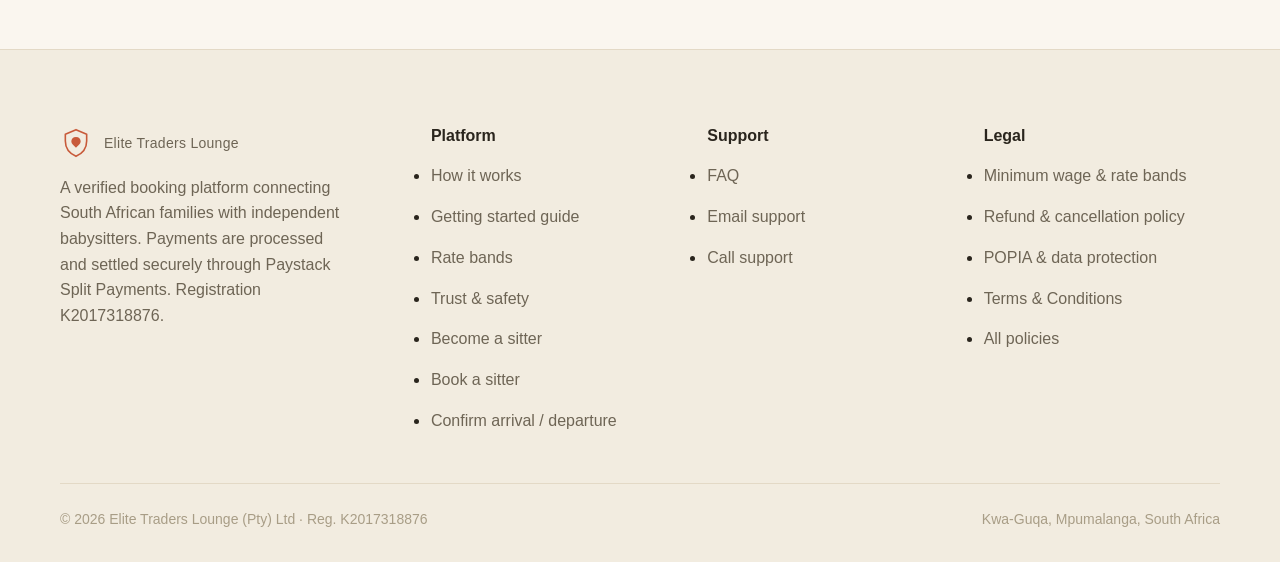
<file: checkin.html>
<!DOCTYPE html>
<html lang="en">
<head>
<meta charset="UTF-8" />
<meta name="viewport" content="width=device-width, initial-scale=1.0" />
<title>Confirm Arrival & Departure — Elite Traders Lounge</title>
<meta name="description" content="Dual-party check-in and check-out confirmation for babysitters and parents/guardians, so worked hours are protected for everyone." />

<link rel="preconnect" href="https://fonts.googleapis.com" />
<link rel="preconnect" href="https://fonts.gstatic.com" crossorigin />
<link href="https://api.fontshare.com/v2/css?f[]=chillax@400,500,600,700&f[]=general-sans@400,500,600,700&display=swap" rel="stylesheet" />

<link rel="stylesheet" href="./base.css" />
<link rel="stylesheet" href="./style.css" />
</head>
<body>
<a href="#main" class="skip-link">Skip to content</a>

<header class="header">
  <div class="container header__inner">
    <a href="./index.html" class="brand" aria-label="Elite Traders Lounge home">
      <svg class="brand__mark" viewBox="0 0 48 48" fill="none" aria-hidden="true">
        <path d="M24 4 8 11v10c0 12 7 19 16 23 9-4 16-11 16-23V11L24 4Z" stroke="currentColor" stroke-width="2.4" stroke-linejoin="round"/>
        <path d="M24 15c-4.5 0-7 3-7 6.4 0 4.2 4.3 6.7 7 9.6 2.7-2.9 7-5.4 7-9.6 0-3.4-2.5-6.4-7-6.4Z" fill="currentColor"/>
      </svg>
      <span class="brand__name">
        <span>Elite Traders Lounge</span>
        <span>Babysitting Services</span>
      </span>
    </a>

    <nav class="nav" aria-label="Primary">
      <ul class="nav__links">
        <li><a href="./index.html#how-it-works">How it works</a></li>
        <li><a href="./guide.html">Getting started guide</a></li>
        <li><a href="./index.html#trust">Trust &amp; safety</a></li>
        <li><a href="./index.html#pricing">Rates</a></li>
        <li><a href="./policies.html">Policies</a></li>
        <li><a href="./terms.html">Terms &amp; Conditions</a></li>
        <li><a href="./index.html#faq">FAQ</a></li>
        <li><a href="./index.html#contact">Contact</a></li>
      </ul>
    </nav>

    <div class="header__actions">
      <button class="theme-toggle" data-theme-toggle aria-label="Switch to dark mode">
        <svg width="18" height="18" viewBox="0 0 24 24" fill="none" stroke="currentColor" stroke-width="2"><path d="M21 12.79A9 9 0 1 1 11.21 3 7 7 0 0 0 21 12.79z"/></svg>
      </button>
      <a href="./register-sitter.html" class="btn btn--secondary btn--sm">Become a sitter</a>
      <a href="./book.html" class="btn btn--primary btn--sm">Book a sitter</a>
      <button class="nav-toggle" aria-label="Open menu" aria-expanded="false" data-menu-toggle>
        <svg width="20" height="20" viewBox="0 0 24 24" fill="none" stroke="currentColor" stroke-width="2"><path d="M3 6h18M3 12h18M3 18h18"/></svg>
      </button>
    </div>
  </div>
  <div class="container">
    <div class="mobile-menu" data-mobile-menu>
      <a href="./index.html#how-it-works">How it works</a>
      <a href="./guide.html">Getting started guide</a>
      <a href="./index.html#trust">Trust &amp; safety</a>
      <a href="./index.html#pricing">Rates</a>
      <a href="./policies.html">Policies</a>
      <a href="./terms.html">Terms &amp; Conditions</a>
      <a href="./index.html#faq">FAQ</a>
      <a href="./index.html#contact">Contact</a>
      <a href="./register-sitter.html">Become a sitter</a>
      <a href="./book.html">Book a sitter</a>
      <a href="./checkin.html">Confirm arrival / departure</a>
    </div>
  </div>
</header>

<main id="main">

  <section class="page-hero">
    <div class="container container--narrow">
      <div class="breadcrumb"><a href="./index.html">Home</a> <span>/</span> <span>Confirm arrival &amp; departure</span></div>
      <span class="eyebrow">Dual-party confirmation</span>
      <h1>Confirm arrival and departure to protect worked hours.</h1>
      <p>Both the babysitter and the parent/guardian must independently confirm using the booking reference and PIN. A session's start time is the confirmed arrival of both parties; the end time is the confirmed departure of both parties. This protects the babysitter's pay, the family's booking, and gives Elite Traders Lounge a clear, timestamped record for any dispute.</p>
    </div>
  </section>

  <section class="section-pad section-pad--tight">
    <div class="container">
      <div class="checkin-grid">

        <div class="form-shell">
          <div class="form-section" style="margin-top:0; padding-top:0; border-top:none;">
            <div class="form-section__title">Confirm your arrival or departure</div>
            <div class="form-section__hint">Enter the booking reference and PIN shared with you, choose your role and whether you're arriving or leaving.</div>

            <form id="checkin-form" novalidate>
              <div class="field-grid">
                <div class="field">
                  <label for="booking_ref">Booking reference</label>
                  <input type="text" id="booking_ref" name="booking_ref" required placeholder="ETL-XXXXXX" autocapitalize="characters" />
                </div>
                <div class="field">
                  <label for="pin">4-digit PIN</label>
                  <input type="text" id="pin" name="pin" required inputmode="numeric" maxlength="4" placeholder="1234" />
                </div>
              </div>

              <div class="field">
                <label>I am the...</label>
                <div class="role-toggle" role="group" aria-label="Select your role">
                  <button type="button" data-role="sitter" aria-pressed="true">Babysitter</button>
                  <button type="button" data-role="parent" aria-pressed="false">Parent / guardian</button>
                </div>
              </div>

              <div class="field">
                <label>I am confirming my...</label>
                <div class="action-toggle">
                  <label><input type="radio" name="action" value="arrival" checked /> Arrival</label>
                  <label><input type="radio" name="action" value="departure" /> Departure</label>
                </div>
              </div>

              <div class="field">
                <label for="note">Note <span class="field__hint">(optional)</span></label>
                <input type="text" id="note" name="note" maxlength="200" placeholder="e.g. Arrived at the front gate" />
              </div>

              <div class="form-actions">
                <button type="submit" class="btn btn--primary" id="checkin-submit">Confirm now</button>
                <button type="button" class="btn btn--ghost" id="checkin-lookup">Look up booking status</button>
              </div>
              <div class="alert alert--success" id="checkin-success" hidden>
                <svg viewBox="0 0 24 24" fill="none" stroke="currentColor" stroke-width="2"><path d="M9 12l2 2 4-4M12 3l7 3v6c0 5-3 8.5-7 9-4-.5-7-4-7-9V6l7-3Z"/></svg>
                <span id="checkin-success-text">Confirmed.</span>
              </div>
              <div class="alert alert--error" id="checkin-error" hidden>
                <svg viewBox="0 0 24 24" fill="none" stroke="currentColor" stroke-width="2"><circle cx="12" cy="12" r="9"/><path d="M12 8v5M12 16h.01"/></svg>
                <span id="checkin-error-text">Something went wrong.</span>
              </div>
            </form>
          </div>
        </div>

        <div class="status-card" id="status-card">
          <h3>Booking status</h3>
          <p class="form-section__hint" id="status-empty">Confirm an arrival or departure, or look up a booking, to see live status here.</p>
          <div id="status-content" hidden>
            <div class="status-row">
              <span>Babysitter arrival</span>
              <span><span class="status-pill" id="pill-sitter-arrival">Pending</span> <span class="status-timestamp" id="ts-sitter-arrival"></span></span>
            </div>
            <div class="status-row">
              <span>Parent/guardian arrival</span>
              <span><span class="status-pill" id="pill-parent-arrival">Pending</span> <span class="status-timestamp" id="ts-parent-arrival"></span></span>
            </div>
            <div class="status-row">
              <span>Babysitter departure</span>
              <span><span class="status-pill" id="pill-sitter-departure">Pending</span> <span class="status-timestamp" id="ts-sitter-departure"></span></span>
            </div>
            <div class="status-row">
              <span>Parent/guardian departure</span>
              <span><span class="status-pill" id="pill-parent-departure">Pending</span> <span class="status-timestamp" id="ts-parent-departure"></span></span>
            </div>
            <div class="worked-hours-banner" id="worked-hours-banner" hidden>
              <span>Confirmed worked hours</span>
              <strong id="worked-hours-value">&ndash;</strong>
            </div>
          </div>
        </div>

      </div>
    </div>
  </section>

</main>

<footer class="footer">
  <div class="container">
    <div class="footer__grid">
      <div class="footer__brand">
        <a href="./index.html" class="brand" aria-label="Elite Traders Lounge home">
          <svg class="brand__mark" viewBox="0 0 48 48" fill="none" aria-hidden="true" style="width:32px;height:32px;">
            <path d="M24 4 8 11v10c0 12 7 19 16 23 9-4 16-11 16-23V11L24 4Z" stroke="currentColor" stroke-width="2.4" stroke-linejoin="round"/>
            <path d="M24 15c-4.5 0-7 3-7 6.4 0 4.2 4.3 6.7 7 9.6 2.7-2.9 7-5.4 7-9.6 0-3.4-2.5-6.4-7-6.4Z" fill="currentColor"/>
          </svg>
          <span class="brand__name"><span>Elite Traders Lounge</span></span>
        </a>
        <p>A verified booking platform connecting South African families with independent babysitters. Payments are processed and settled securely through Paystack Split Payments. Registration K2017318876.</p>
      </div>
      <div>
        <h4>Platform</h4>
        <ul>
          <li><a href="./index.html#how-it-works">How it works</a></li>
          <li><a href="./guide.html">Getting started guide</a></li>
          <li><a href="./index.html#pricing">Rate bands</a></li>
          <li><a href="./index.html#trust">Trust &amp; safety</a></li>
          <li><a href="./register-sitter.html">Become a sitter</a></li>
          <li><a href="./book.html">Book a sitter</a></li>
          <li><a href="./checkin.html">Confirm arrival / departure</a></li>
        </ul>
      </div>
      <div>
        <h4>Support</h4>
        <ul>
          <li><a href="./index.html#faq">FAQ</a></li>
          <li><a href="mailto:lemo.masethe@elitetraders.co.za">Email support</a></li>
          <li><a href="tel:+27814270419">Call support</a></li>
        </ul>
      </div>
      <div>
        <h4>Legal</h4>
        <ul>
          <li><a href="./policies.html#minimum-wage">Minimum wage &amp; rate bands</a></li>
          <li><a href="./policies.html#refund-policy">Refund &amp; cancellation policy</a></li>
          <li><a href="./policies.html#popia">POPIA &amp; data protection</a></li>
          <li><a href="./terms.html">Terms &amp; Conditions</a></li>
          <li><a href="./policies.html">All policies</a></li>
        </ul>
      </div>
    </div>
    <div class="footer__bottom">
      <span>© 2026 Elite Traders Lounge (Pty) Ltd · Reg. K2017318876</span>
      <span>Kwa-Guqa, Mpumalanga, South Africa</span>
    </div>
  </div>
</footer>

<script src="./app.js" defer></script>
<script src="./api.js" defer></script>
<script src="./checkin.js" defer></script>
</body>
</html>
</file>
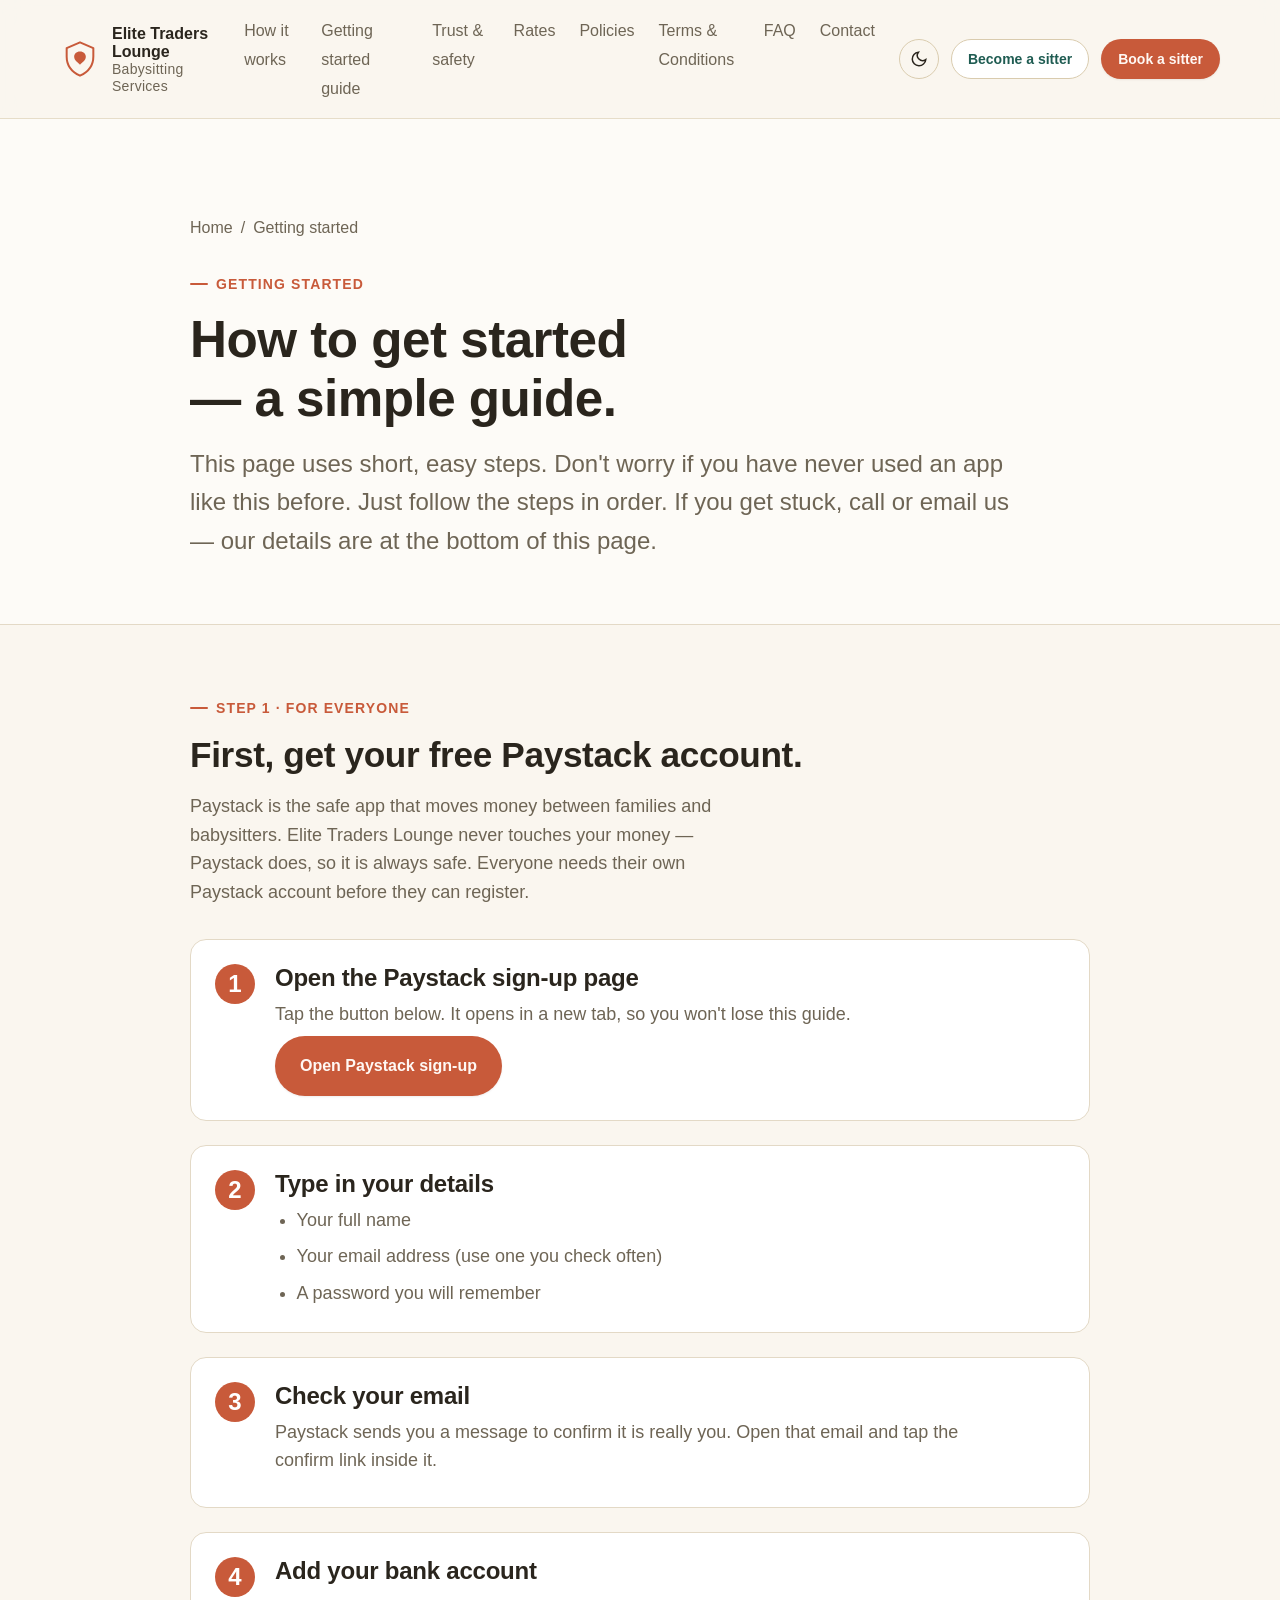
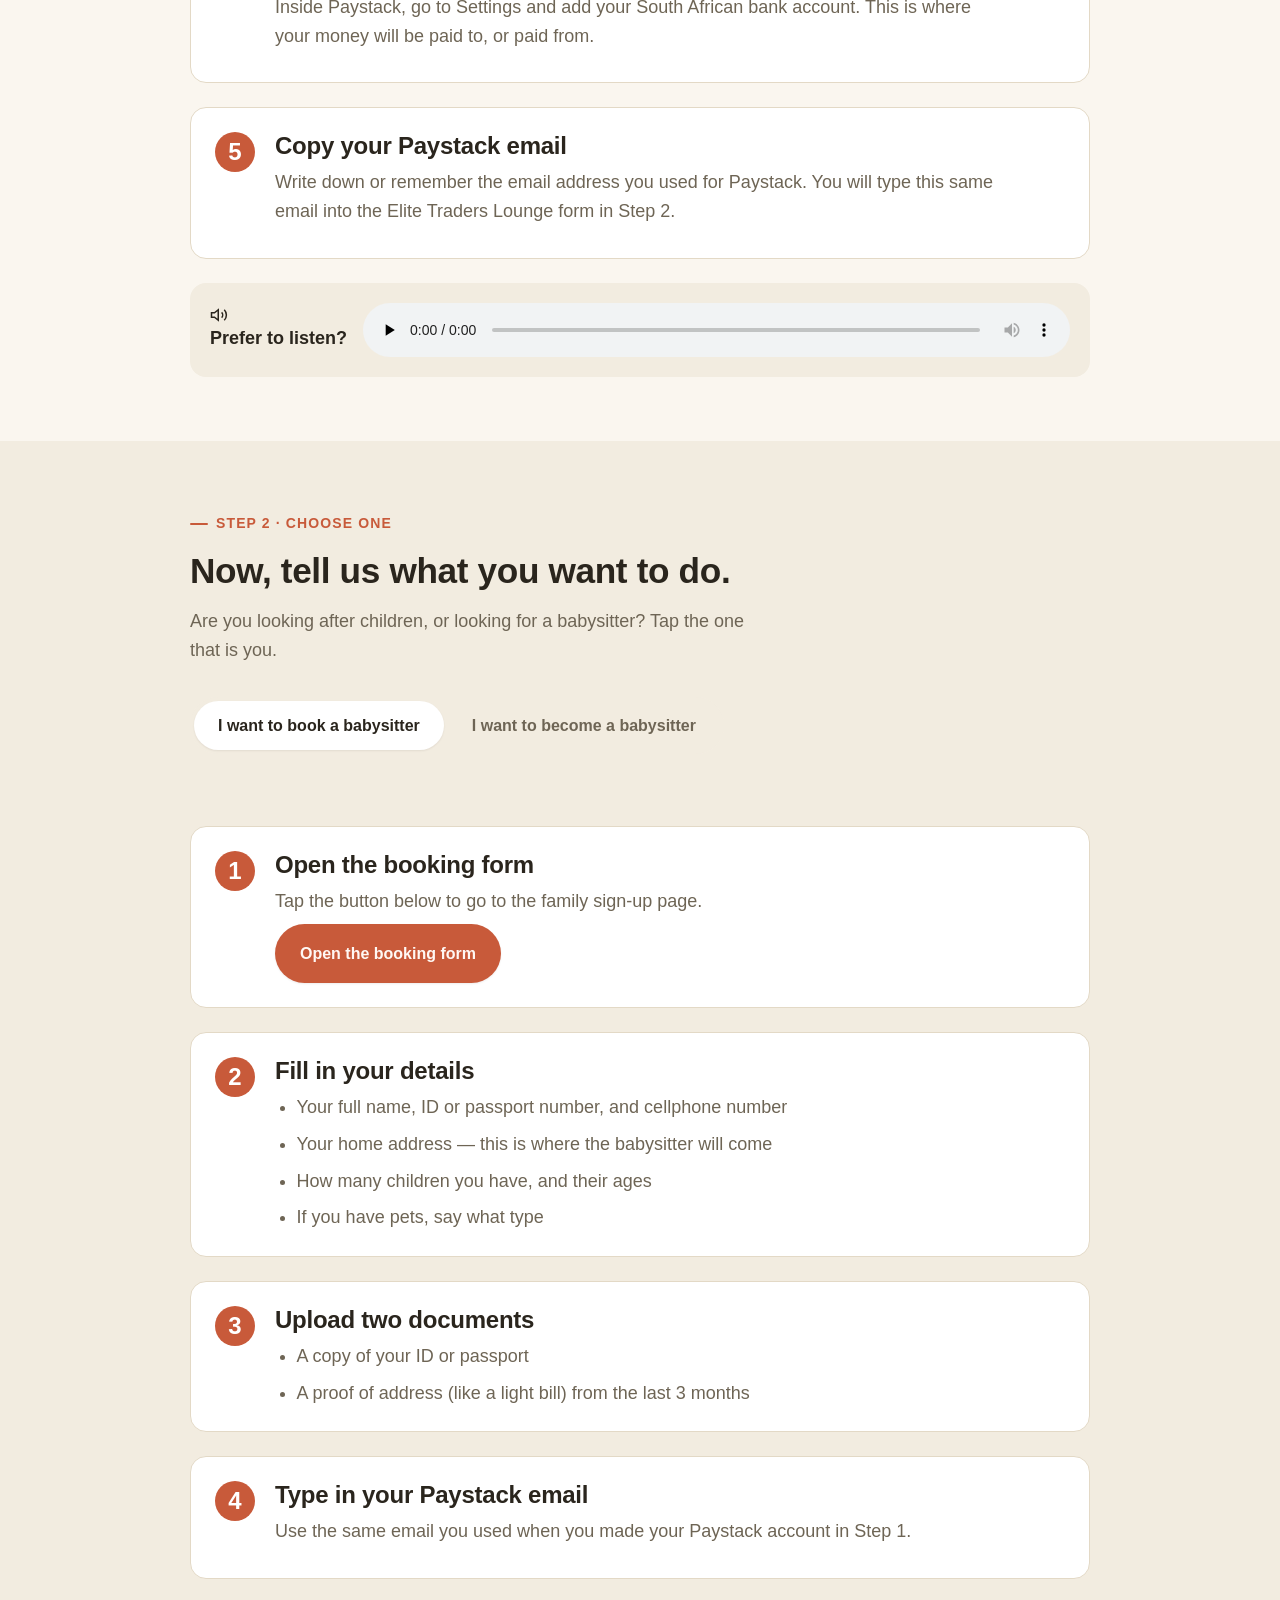
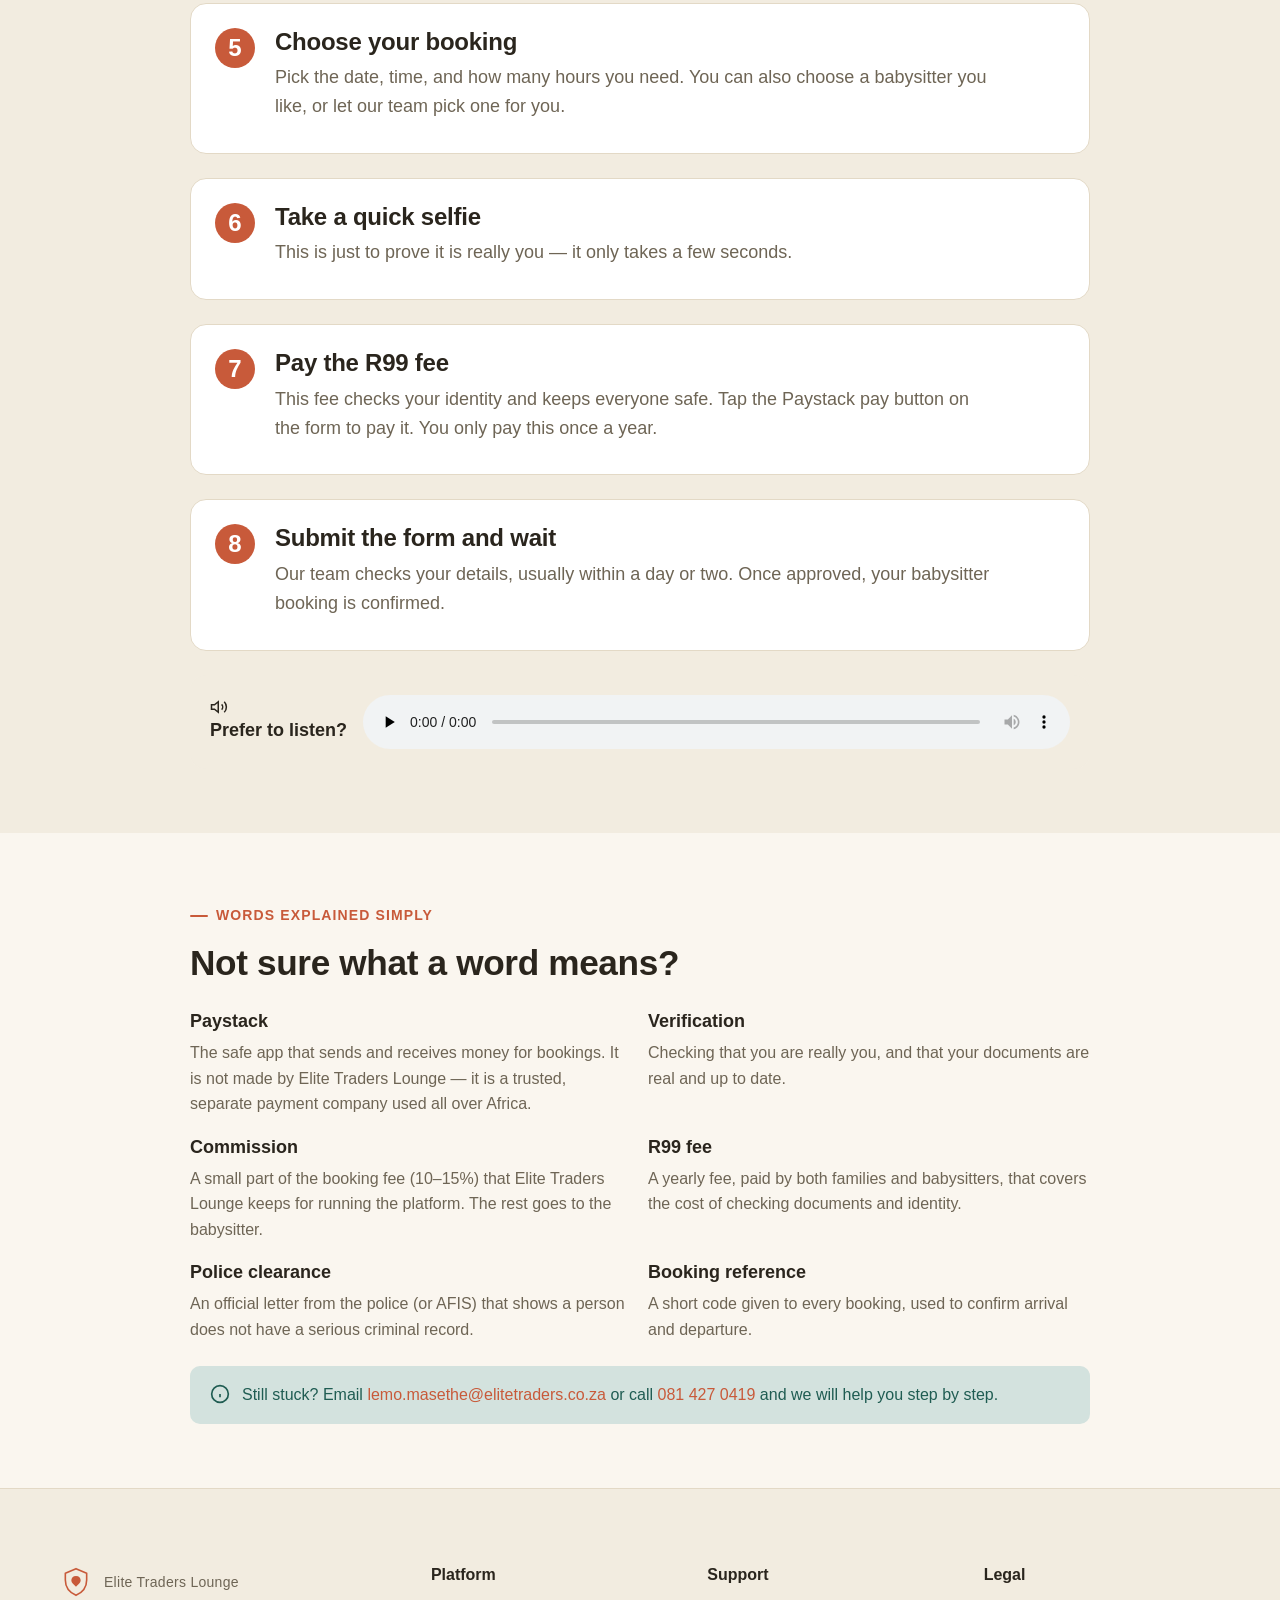
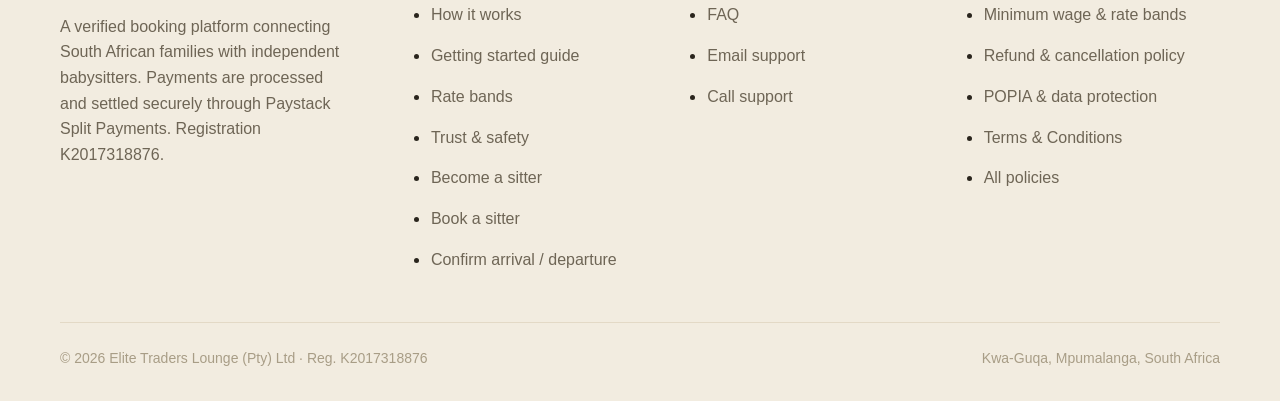
<file: guide.html>
<!DOCTYPE html>
<html lang="en">
<head>
<meta charset="UTF-8" />
<meta name="viewport" content="width=device-width, initial-scale=1.0" />
<title>Getting Started Guide — Elite Traders Lounge</title>
<meta name="description" content="A simple, step-by-step guide to creating a Paystack account and signing up as a babysitter or family on Elite Traders Lounge, with audio narration." />

<link rel="preconnect" href="https://fonts.googleapis.com" />
<link rel="preconnect" href="https://fonts.gstatic.com" crossorigin />
<link href="https://api.fontshare.com/v2/css?f[]=chillax@400,500,600,700&f[]=general-sans@400,500,600,700&display=swap" rel="stylesheet" />

<link rel="stylesheet" href="./base.css" />
<link rel="stylesheet" href="./style.css" />
</head>
<body>
<a href="#main" class="skip-link">Skip to content</a>

<header class="header">
  <div class="container header__inner">
    <a href="./index.html" class="brand" aria-label="Elite Traders Lounge home">
      <svg class="brand__mark" viewBox="0 0 48 48" fill="none" aria-hidden="true">
        <path d="M24 4 8 11v10c0 12 7 19 16 23 9-4 16-11 16-23V11L24 4Z" stroke="currentColor" stroke-width="2.4" stroke-linejoin="round"/>
        <path d="M24 15c-4.5 0-7 3-7 6.4 0 4.2 4.3 6.7 7 9.6 2.7-2.9 7-5.4 7-9.6 0-3.4-2.5-6.4-7-6.4Z" fill="currentColor"/>
      </svg>
      <span class="brand__name">
        <span>Elite Traders Lounge</span>
        <span>Babysitting Services</span>
      </span>
    </a>

    <nav class="nav" aria-label="Primary">
      <ul class="nav__links">
        <li><a href="./index.html#how-it-works">How it works</a></li>
        <li><a href="./guide.html" class="is-active">Getting started guide</a></li>
        <li><a href="./index.html#trust">Trust &amp; safety</a></li>
        <li><a href="./index.html#pricing">Rates</a></li>
        <li><a href="./policies.html">Policies</a></li>
        <li><a href="./terms.html">Terms &amp; Conditions</a></li>
        <li><a href="./index.html#faq">FAQ</a></li>
        <li><a href="./index.html#contact">Contact</a></li>
      </ul>
    </nav>

    <div class="header__actions">
      <button class="theme-toggle" data-theme-toggle aria-label="Switch to dark mode">
        <svg width="18" height="18" viewBox="0 0 24 24" fill="none" stroke="currentColor" stroke-width="2"><path d="M21 12.79A9 9 0 1 1 11.21 3 7 7 0 0 0 21 12.79z"/></svg>
      </button>
      <a href="./register-sitter.html" class="btn btn--secondary btn--sm">Become a sitter</a>
      <a href="./book.html" class="btn btn--primary btn--sm">Book a sitter</a>
      <button class="nav-toggle" aria-label="Open menu" aria-expanded="false" data-menu-toggle>
        <svg width="20" height="20" viewBox="0 0 24 24" fill="none" stroke="currentColor" stroke-width="2"><path d="M3 6h18M3 12h18M3 18h18"/></svg>
      </button>
    </div>
  </div>
  <div class="container">
    <div class="mobile-menu" data-mobile-menu>
      <a href="./index.html#how-it-works">How it works</a>
      <a href="./guide.html">Getting started guide</a>
      <a href="./index.html#trust">Trust &amp; safety</a>
      <a href="./index.html#pricing">Rates</a>
      <a href="./policies.html">Policies</a>
      <a href="./terms.html">Terms &amp; Conditions</a>
      <a href="./index.html#faq">FAQ</a>
      <a href="./index.html#contact">Contact</a>
      <a href="./register-sitter.html">Become a sitter</a>
      <a href="./book.html">Book a sitter</a>
      <a href="./checkin.html">Confirm arrival / departure</a>
    </div>
  </div>
</header>

<main id="main">

  <section class="page-hero">
    <div class="container container--narrow">
      <div class="breadcrumb"><a href="./index.html">Home</a> <span>/</span> <span>Getting started</span></div>
      <span class="eyebrow">Getting started</span>
      <h1>How to get started &mdash; a simple guide.</h1>
      <p>This page uses short, easy steps. Don't worry if you have never used an app like this before. Just follow the steps in order. If you get stuck, call or email us &mdash; our details are at the bottom of this page.</p>
    </div>
  </section>

  <section class="section-pad section-pad--tight">
    <div class="container container--narrow">
      <span class="eyebrow">Step 1 &middot; for everyone</span>
      <h2 class="section-title">First, get your free Paystack account.</h2>
      <p class="section-lede">Paystack is the safe app that moves money between families and babysitters. Elite Traders Lounge never touches your money &mdash; Paystack does, so it is always safe. Everyone needs their own Paystack account before they can register.</p>

      <div class="guide-steps">
        <div class="guide-step">
          <span class="guide-step__num">1</span>
          <div class="guide-step__body">
            <h3>Open the Paystack sign-up page</h3>
            <p>Tap the button below. It opens in a new tab, so you won't lose this guide.</p>
            <a href="https://dashboard.paystack.com/#/signup" target="_blank" rel="noopener" class="btn btn--primary">Open Paystack sign-up</a>
          </div>
        </div>
        <div class="guide-step">
          <span class="guide-step__num">2</span>
          <div class="guide-step__body">
            <h3>Type in your details</h3>
            <ul>
              <li>Your full name</li>
              <li>Your email address (use one you check often)</li>
              <li>A password you will remember</li>
            </ul>
          </div>
        </div>
        <div class="guide-step">
          <span class="guide-step__num">3</span>
          <div class="guide-step__body">
            <h3>Check your email</h3>
            <p>Paystack sends you a message to confirm it is really you. Open that email and tap the confirm link inside it.</p>
          </div>
        </div>
        <div class="guide-step">
          <span class="guide-step__num">4</span>
          <div class="guide-step__body">
            <h3>Add your bank account</h3>
            <p>Inside Paystack, go to Settings and add your South African bank account. This is where your money will be paid to, or paid from.</p>
          </div>
        </div>
        <div class="guide-step">
          <span class="guide-step__num">5</span>
          <div class="guide-step__body">
            <h3>Copy your Paystack email</h3>
            <p>Write down or remember the email address you used for Paystack. You will type this same email into the Elite Traders Lounge form in Step 2.</p>
          </div>
        </div>
      </div>

      <div class="guide-audio">
        <p><svg width="18" height="18" viewBox="0 0 24 24" fill="none" stroke="currentColor" stroke-width="2" style="vertical-align:-3px;margin-right:6px;"><path d="M11 5 6 9H2v6h4l5 4V5Z"/><path d="M15.5 8.5a5 5 0 0 1 0 7"/><path d="M19 5a10 10 0 0 1 0 14"/></svg>Prefer to listen?</p>
        <audio controls preload="none" src="./guide-audio-paystack.mp3"></audio>
      </div>
    </div>
  </section>

  <section class="section-pad section-pad--tight" style="background: var(--color-surface-offset);">
    <div class="container container--narrow">
      <span class="eyebrow">Step 2 &middot; choose one</span>
      <h2 class="section-title">Now, tell us what you want to do.</h2>
      <p class="section-lede">Are you looking after children, or looking for a babysitter? Tap the one that is you.</p>

      <div class="tabs" role="tablist" aria-label="Choose your guide" style="margin-top: var(--space-8);">
        <button class="tab" role="tab" aria-selected="true" id="tab-family" aria-controls="panel-family" data-tab="family">I want to book a babysitter</button>
        <button class="tab" role="tab" aria-selected="false" id="tab-sitter" aria-controls="panel-sitter" data-tab="sitter">I want to become a babysitter</button>
      </div>

      <div id="panel-family" role="tabpanel" aria-labelledby="tab-family">
        <div class="guide-steps">
          <div class="guide-step">
            <span class="guide-step__num">1</span>
            <div class="guide-step__body">
              <h3>Open the booking form</h3>
              <p>Tap the button below to go to the family sign-up page.</p>
              <a href="./book.html" class="btn btn--primary">Open the booking form</a>
            </div>
          </div>
          <div class="guide-step">
            <span class="guide-step__num">2</span>
            <div class="guide-step__body">
              <h3>Fill in your details</h3>
              <ul>
                <li>Your full name, ID or passport number, and cellphone number</li>
                <li>Your home address &mdash; this is where the babysitter will come</li>
                <li>How many children you have, and their ages</li>
                <li>If you have pets, say what type</li>
              </ul>
            </div>
          </div>
          <div class="guide-step">
            <span class="guide-step__num">3</span>
            <div class="guide-step__body">
              <h3>Upload two documents</h3>
              <ul>
                <li>A copy of your ID or passport</li>
                <li>A proof of address (like a light bill) from the last 3 months</li>
              </ul>
            </div>
          </div>
          <div class="guide-step">
            <span class="guide-step__num">4</span>
            <div class="guide-step__body">
              <h3>Type in your Paystack email</h3>
              <p>Use the same email you used when you made your Paystack account in Step 1.</p>
            </div>
          </div>
          <div class="guide-step">
            <span class="guide-step__num">5</span>
            <div class="guide-step__body">
              <h3>Choose your booking</h3>
              <p>Pick the date, time, and how many hours you need. You can also choose a babysitter you like, or let our team pick one for you.</p>
            </div>
          </div>
          <div class="guide-step">
            <span class="guide-step__num">6</span>
            <div class="guide-step__body">
              <h3>Take a quick selfie</h3>
              <p>This is just to prove it is really you &mdash; it only takes a few seconds.</p>
            </div>
          </div>
          <div class="guide-step">
            <span class="guide-step__num">7</span>
            <div class="guide-step__body">
              <h3>Pay the R99 fee</h3>
              <p>This fee checks your identity and keeps everyone safe. Tap the Paystack pay button on the form to pay it. You only pay this once a year.</p>
            </div>
          </div>
          <div class="guide-step">
            <span class="guide-step__num">8</span>
            <div class="guide-step__body">
              <h3>Submit the form and wait</h3>
              <p>Our team checks your details, usually within a day or two. Once approved, your babysitter booking is confirmed.</p>
            </div>
          </div>
        </div>
        <div class="guide-audio">
          <p><svg width="18" height="18" viewBox="0 0 24 24" fill="none" stroke="currentColor" stroke-width="2" style="vertical-align:-3px;margin-right:6px;"><path d="M11 5 6 9H2v6h4l5 4V5Z"/><path d="M15.5 8.5a5 5 0 0 1 0 7"/><path d="M19 5a10 10 0 0 1 0 14"/></svg>Prefer to listen?</p>
          <audio controls preload="none" src="./guide-audio-family.mp3"></audio>
        </div>
      </div>

      <div id="panel-sitter" role="tabpanel" aria-labelledby="tab-sitter" hidden>
        <div class="guide-steps">
          <div class="guide-step">
            <span class="guide-step__num">1</span>
            <div class="guide-step__body">
              <h3>Open the babysitter sign-up form</h3>
              <p>Tap the button below to go to the babysitter sign-up page.</p>
              <a href="./register-sitter.html" class="btn btn--primary">Open the sign-up form</a>
            </div>
          </div>
          <div class="guide-step">
            <span class="guide-step__num">2</span>
            <div class="guide-step__body">
              <h3>Fill in your details</h3>
              <ul>
                <li>Your full name, ID or passport number, and cellphone number</li>
                <li>Your nationality and home address</li>
                <li>Your years of childcare experience and when you are available</li>
              </ul>
            </div>
          </div>
          <div class="guide-step">
            <span class="guide-step__num">3</span>
            <div class="guide-step__body">
              <h3>Upload your documents</h3>
              <p>You will need clear photos or scans of:</p>
              <ul>
                <li>Your ID or passport</li>
                <li>Proof of address (like a light bill) from the last 3 months</li>
                <li>An AFIS check or police clearance certificate</li>
                <li>A Child Protection Register (Part B) clearance letter</li>
                <li>If you are not a South African citizen: a police clearance from your home country too</li>
              </ul>
              <p>Don't have these documents yet? The form tells you exactly how and where to apply for each one.</p>
            </div>
          </div>
          <div class="guide-step">
            <span class="guide-step__num">4</span>
            <div class="guide-step__body">
              <h3>Add a reference</h3>
              <p>Give the name and contact details of someone who knows your childcare experience. They will be contacted to confirm.</p>
            </div>
          </div>
          <div class="guide-step">
            <span class="guide-step__num">5</span>
            <div class="guide-step__body">
              <h3>Type in your Paystack email</h3>
              <p>Use the same email you used when you made your Paystack account in Step 1. This is where your pay will be sent.</p>
            </div>
          </div>
          <div class="guide-step">
            <span class="guide-step__num">6</span>
            <div class="guide-step__body">
              <h3>Take a selfie and a short video</h3>
              <p>This proves you are a real person, not a photo. It only takes a few seconds and is never recorded.</p>
            </div>
          </div>
          <div class="guide-step">
            <span class="guide-step__num">7</span>
            <div class="guide-step__body">
              <h3>Pay the R99 fee</h3>
              <p>This fee checks your identity and documents. Tap the Paystack pay button on the form to pay it. You pay this once a year, when you renew your documents.</p>
            </div>
          </div>
          <div class="guide-step">
            <span class="guide-step__num">8</span>
            <div class="guide-step__body">
              <h3>Submit and wait for approval</h3>
              <p>Our team checks your documents, usually within a few days. Once approved, families can find and book you.</p>
            </div>
          </div>
          <div class="guide-step">
            <span class="guide-step__num">9</span>
            <div class="guide-step__body">
              <h3>Renew every year</h3>
              <p>Once a year, you will need to upload fresh copies of your police clearance and Child Protection Register letter, and pay the R99 fee again. You do this from your own babysitter dashboard &mdash; we will remind you when it is due.</p>
            </div>
          </div>
        </div>
        <div class="guide-audio">
          <p><svg width="18" height="18" viewBox="0 0 24 24" fill="none" stroke="currentColor" stroke-width="2" style="vertical-align:-3px;margin-right:6px;"><path d="M11 5 6 9H2v6h4l5 4V5Z"/><path d="M15.5 8.5a5 5 0 0 1 0 7"/><path d="M19 5a10 10 0 0 1 0 14"/></svg>Prefer to listen?</p>
          <audio controls preload="none" src="./guide-audio-sitter.mp3"></audio>
        </div>
      </div>
    </div>
  </section>

  <section class="section-pad section-pad--tight">
    <div class="container container--narrow">
      <span class="eyebrow">Words explained simply</span>
      <h2 class="section-title">Not sure what a word means?</h2>
      <dl class="guide-glossary">
        <div>
          <dt>Paystack</dt>
          <dd>The safe app that sends and receives money for bookings. It is not made by Elite Traders Lounge &mdash; it is a trusted, separate payment company used all over Africa.</dd>
        </div>
        <div>
          <dt>Verification</dt>
          <dd>Checking that you are really you, and that your documents are real and up to date.</dd>
        </div>
        <div>
          <dt>Commission</dt>
          <dd>A small part of the booking fee (10&ndash;15%) that Elite Traders Lounge keeps for running the platform. The rest goes to the babysitter.</dd>
        </div>
        <div>
          <dt>R99 fee</dt>
          <dd>A yearly fee, paid by both families and babysitters, that covers the cost of checking documents and identity.</dd>
        </div>
        <div>
          <dt>Police clearance</dt>
          <dd>An official letter from the police (or AFIS) that shows a person does not have a serious criminal record.</dd>
        </div>
        <div>
          <dt>Booking reference</dt>
          <dd>A short code given to every booking, used to confirm arrival and departure.</dd>
        </div>
      </dl>

      <div class="alert alert--info">
        <svg width="20" height="20" viewBox="0 0 24 24" fill="none" stroke="currentColor" stroke-width="2"><circle cx="12" cy="12" r="10"/><path d="M12 16v-4M12 8h.01"/></svg>
        <span>Still stuck? Email <a href="mailto:lemo.masethe@elitetraders.co.za">lemo.masethe@elitetraders.co.za</a> or call <a href="tel:+27814270419">081 427 0419</a> and we will help you step by step.</span>
      </div>
    </div>
  </section>

</main>

<footer class="footer">
  <div class="container">
    <div class="footer__grid">
      <div class="footer__brand">
        <a href="./index.html" class="brand" aria-label="Elite Traders Lounge home">
          <svg class="brand__mark" viewBox="0 0 48 48" fill="none" aria-hidden="true" style="width:32px;height:32px;">
            <path d="M24 4 8 11v10c0 12 7 19 16 23 9-4 16-11 16-23V11L24 4Z" stroke="currentColor" stroke-width="2.4" stroke-linejoin="round"/>
            <path d="M24 15c-4.5 0-7 3-7 6.4 0 4.2 4.3 6.7 7 9.6 2.7-2.9 7-5.4 7-9.6 0-3.4-2.5-6.4-7-6.4Z" fill="currentColor"/>
          </svg>
          <span class="brand__name"><span>Elite Traders Lounge</span></span>
        </a>
        <p>A verified booking platform connecting South African families with independent babysitters. Payments are processed and settled securely through Paystack Split Payments. Registration K2017318876.</p>
      </div>
      <div>
        <h4>Platform</h4>
        <ul>
          <li><a href="./index.html#how-it-works">How it works</a></li>
          <li><a href="./guide.html">Getting started guide</a></li>
          <li><a href="./index.html#pricing">Rate bands</a></li>
          <li><a href="./index.html#trust">Trust &amp; safety</a></li>
          <li><a href="./register-sitter.html">Become a sitter</a></li>
          <li><a href="./book.html">Book a sitter</a></li>
          <li><a href="./checkin.html">Confirm arrival / departure</a></li>
        </ul>
      </div>
      <div>
        <h4>Support</h4>
        <ul>
          <li><a href="./index.html#faq">FAQ</a></li>
          <li><a href="mailto:lemo.masethe@elitetraders.co.za">Email support</a></li>
          <li><a href="tel:+27814270419">Call support</a></li>
        </ul>
      </div>
      <div>
        <h4>Legal</h4>
        <ul>
          <li><a href="./policies.html#minimum-wage">Minimum wage &amp; rate bands</a></li>
          <li><a href="./policies.html#refund-policy">Refund &amp; cancellation policy</a></li>
          <li><a href="./policies.html#popia">POPIA &amp; data protection</a></li>
          <li><a href="./terms.html">Terms &amp; Conditions</a></li>
          <li><a href="./policies.html">All policies</a></li>
        </ul>
      </div>
    </div>
    <div class="footer__bottom">
      <span>© 2026 Elite Traders Lounge (Pty) Ltd · Reg. K2017318876</span>
      <span>Kwa-Guqa, Mpumalanga, South Africa</span>
    </div>
  </div>
</footer>

<script src="./app.js" defer></script>
<script src="./api.js" defer></script>
</body>
</html>
</file>
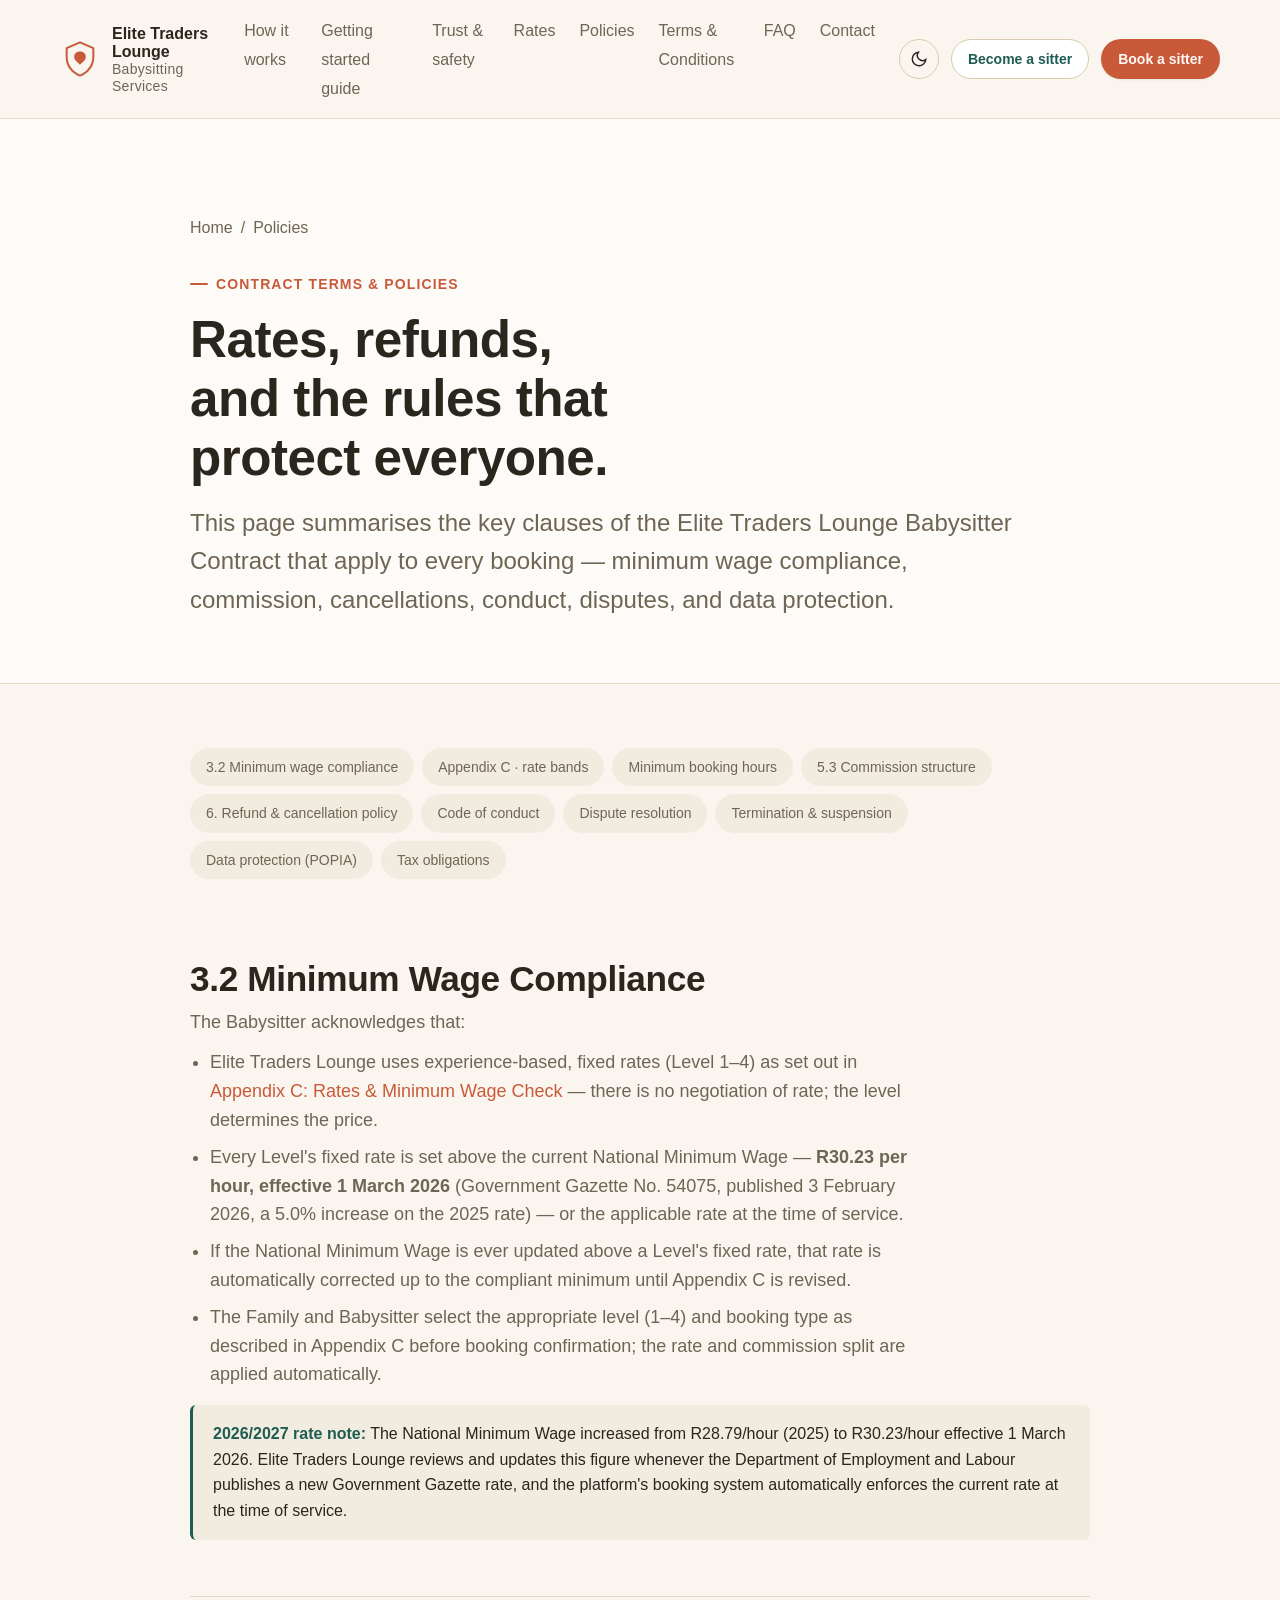
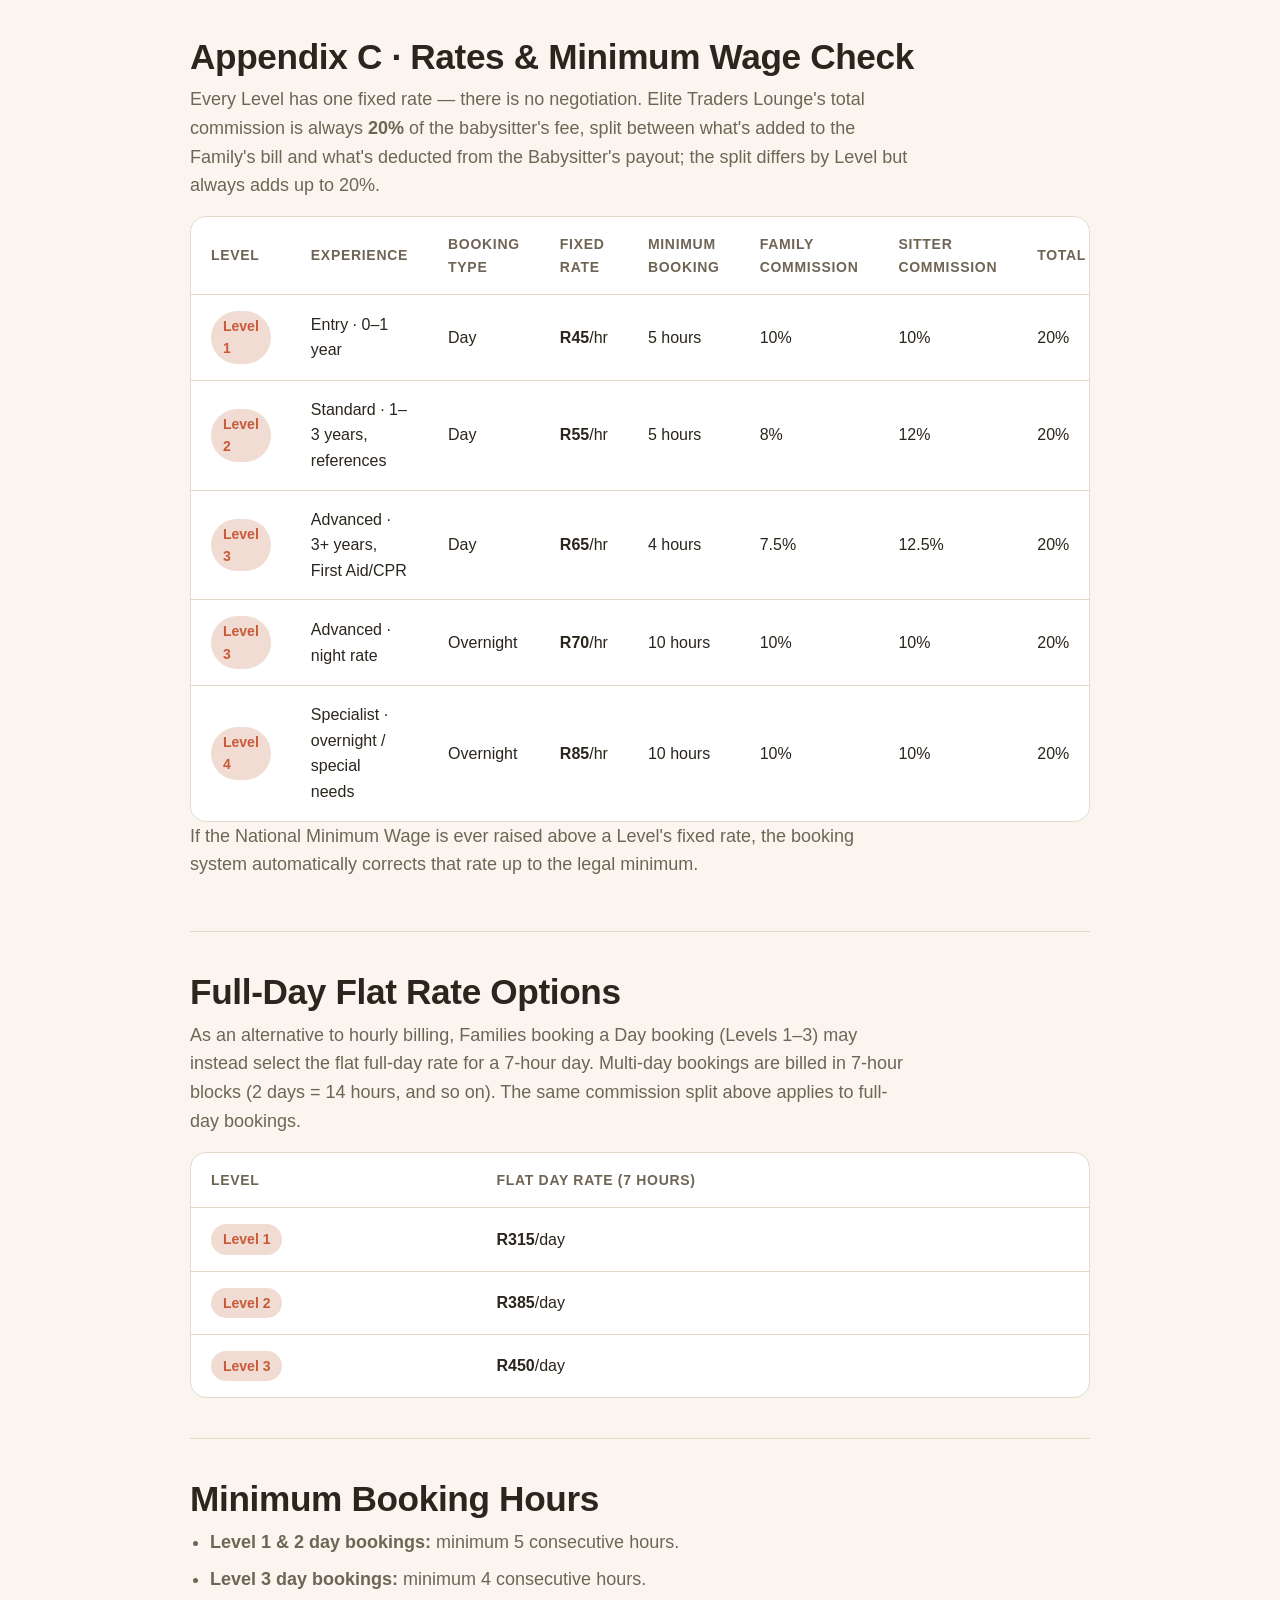
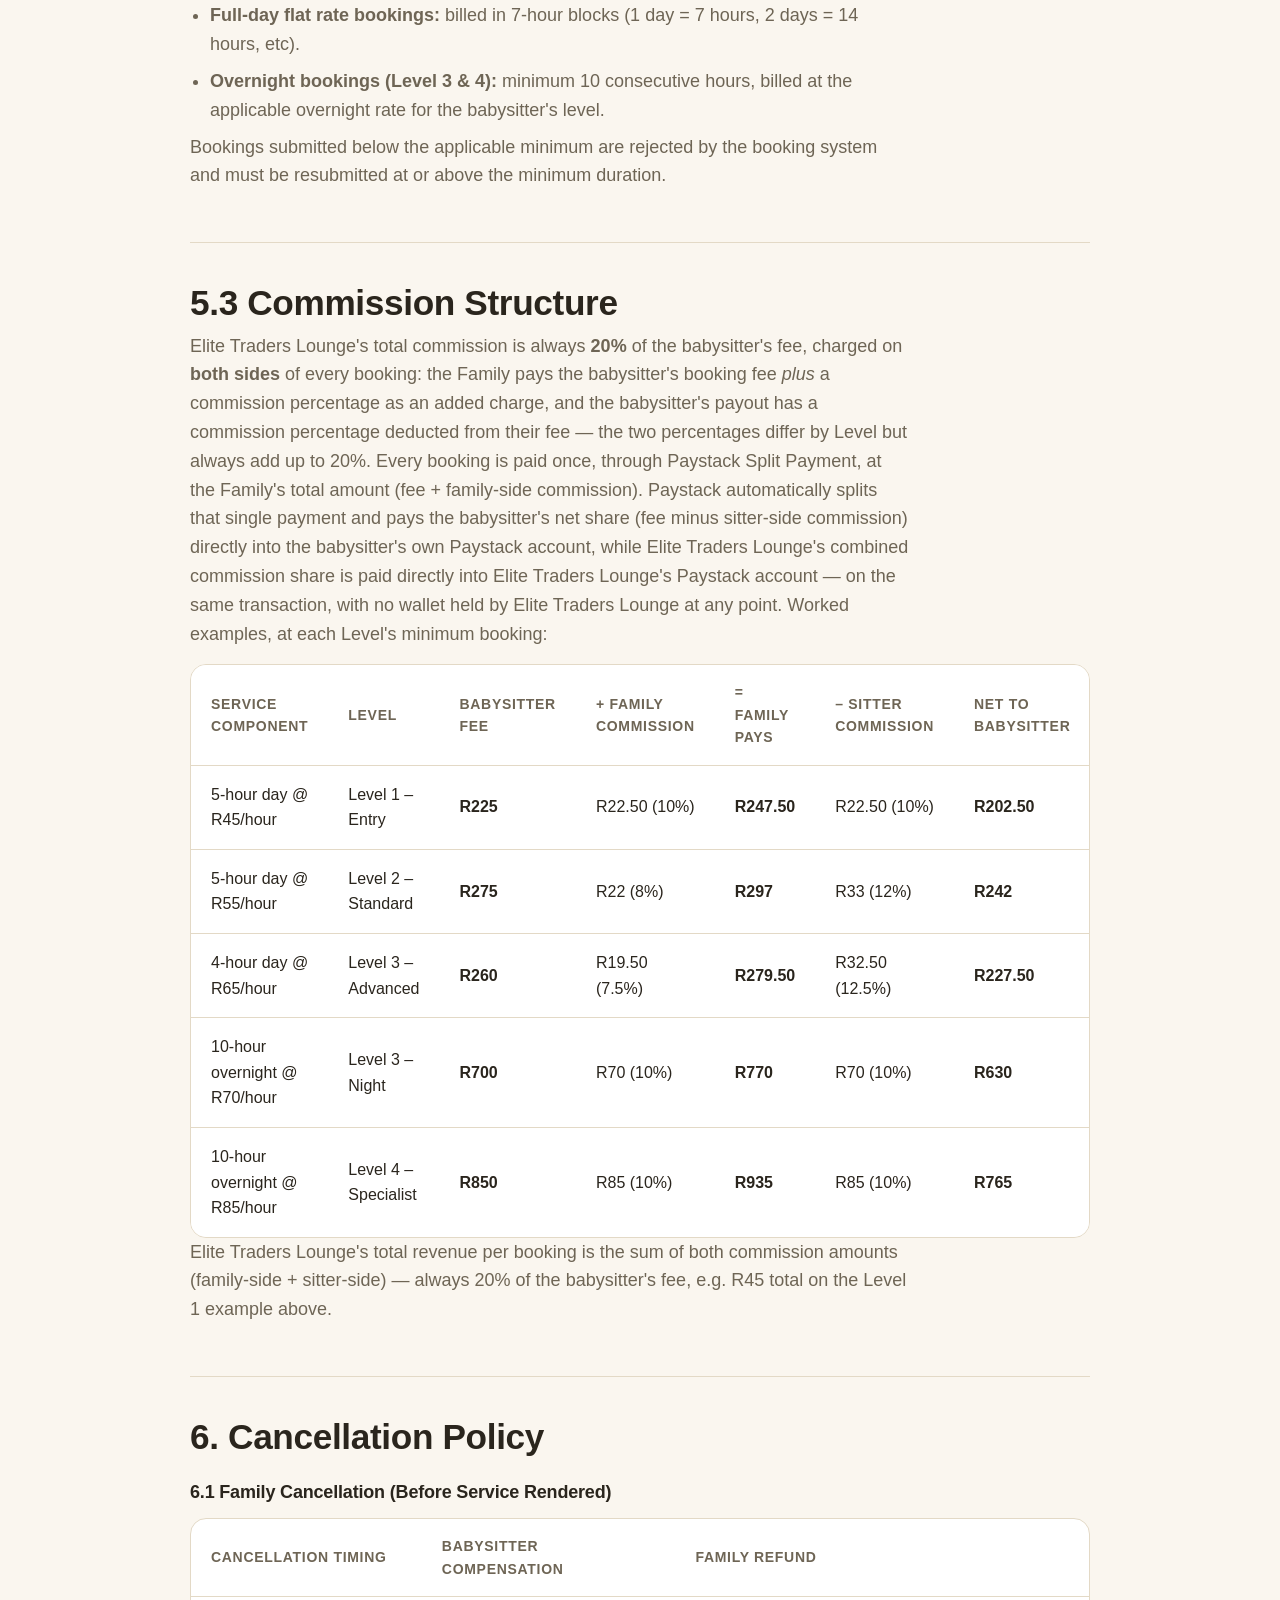
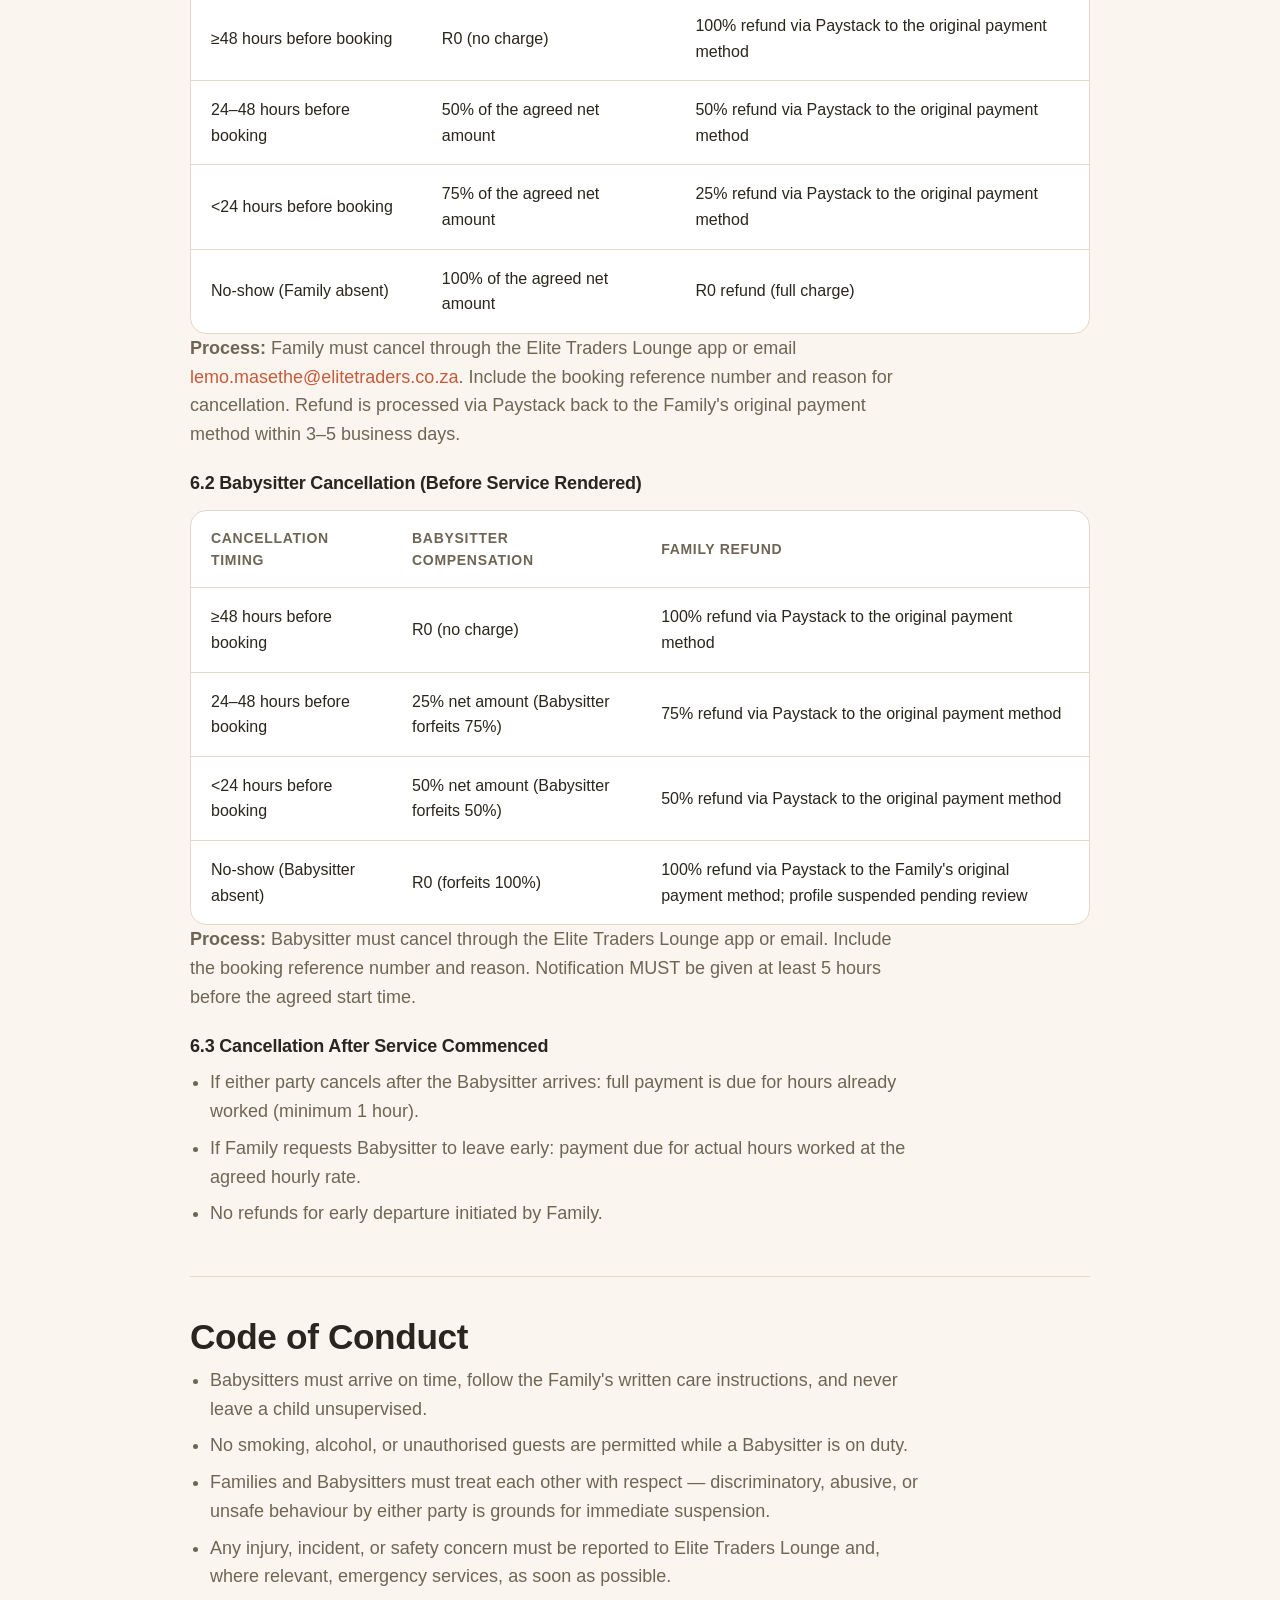
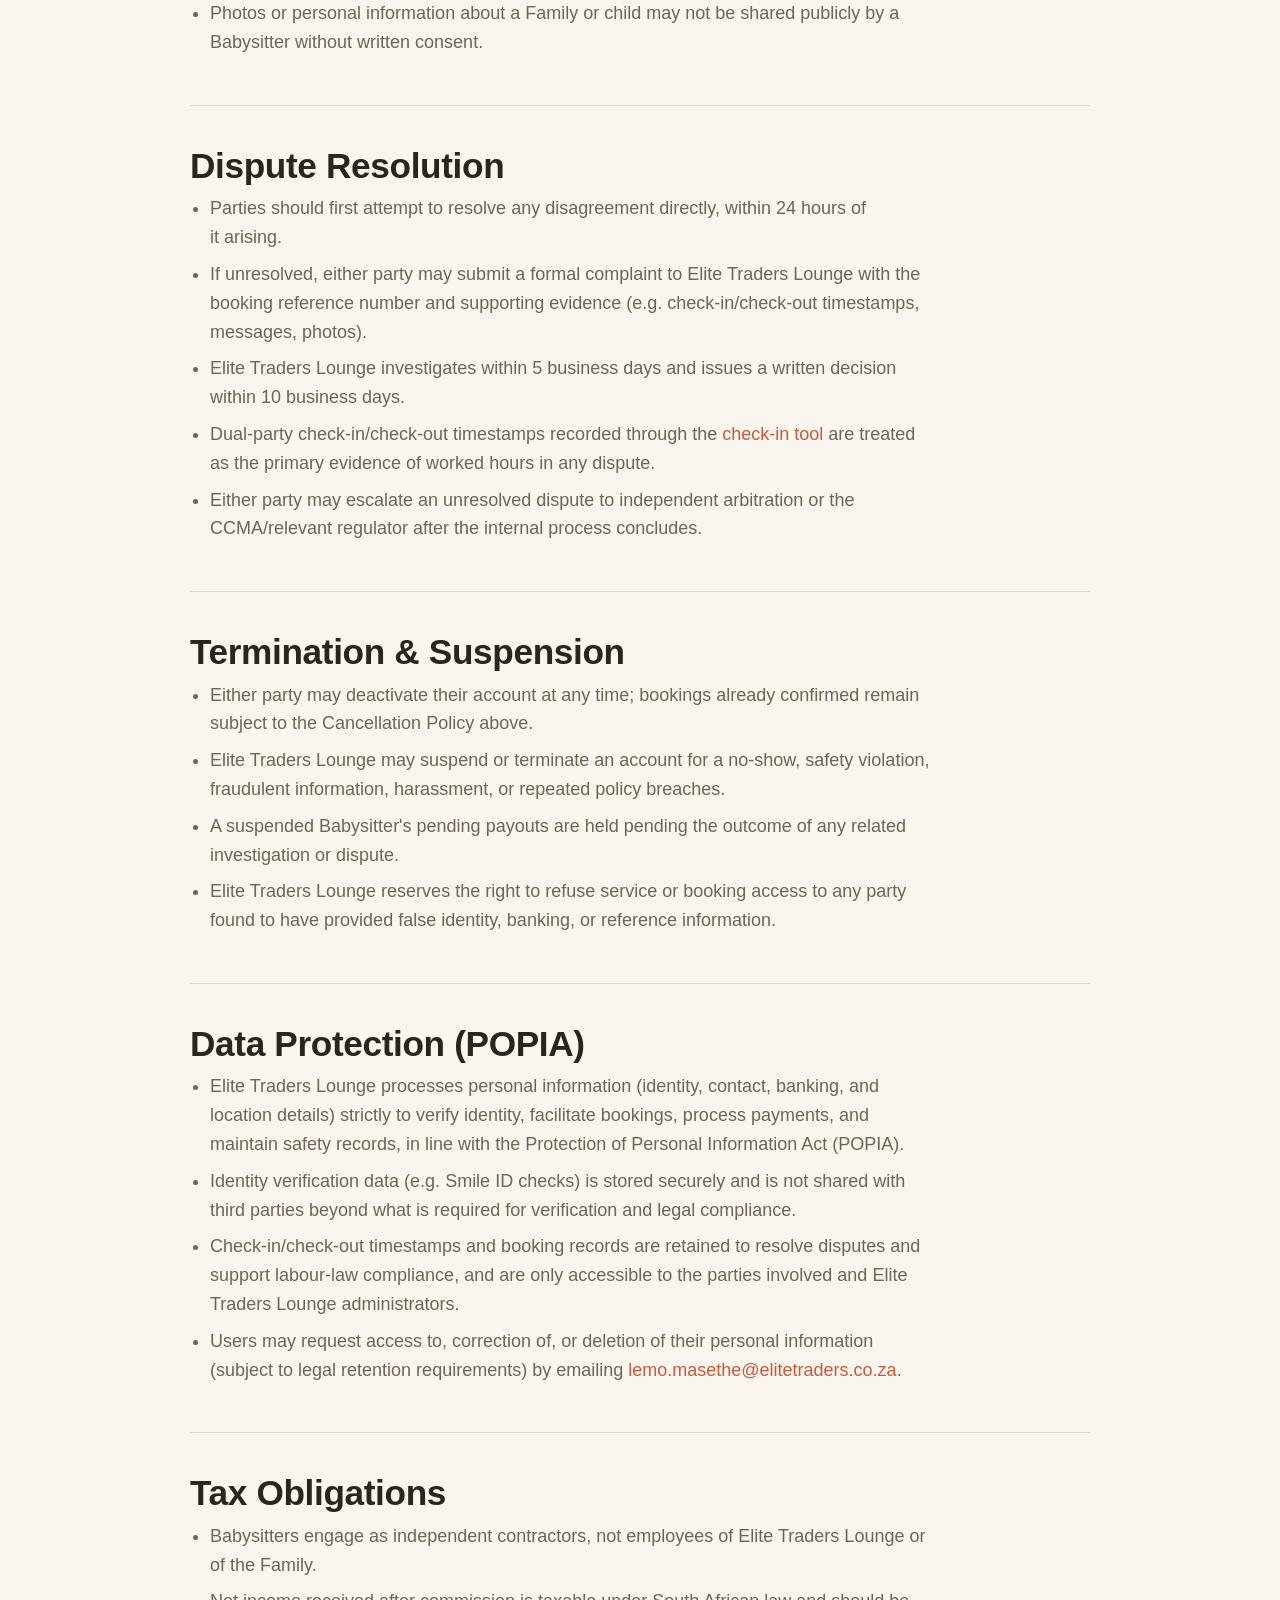
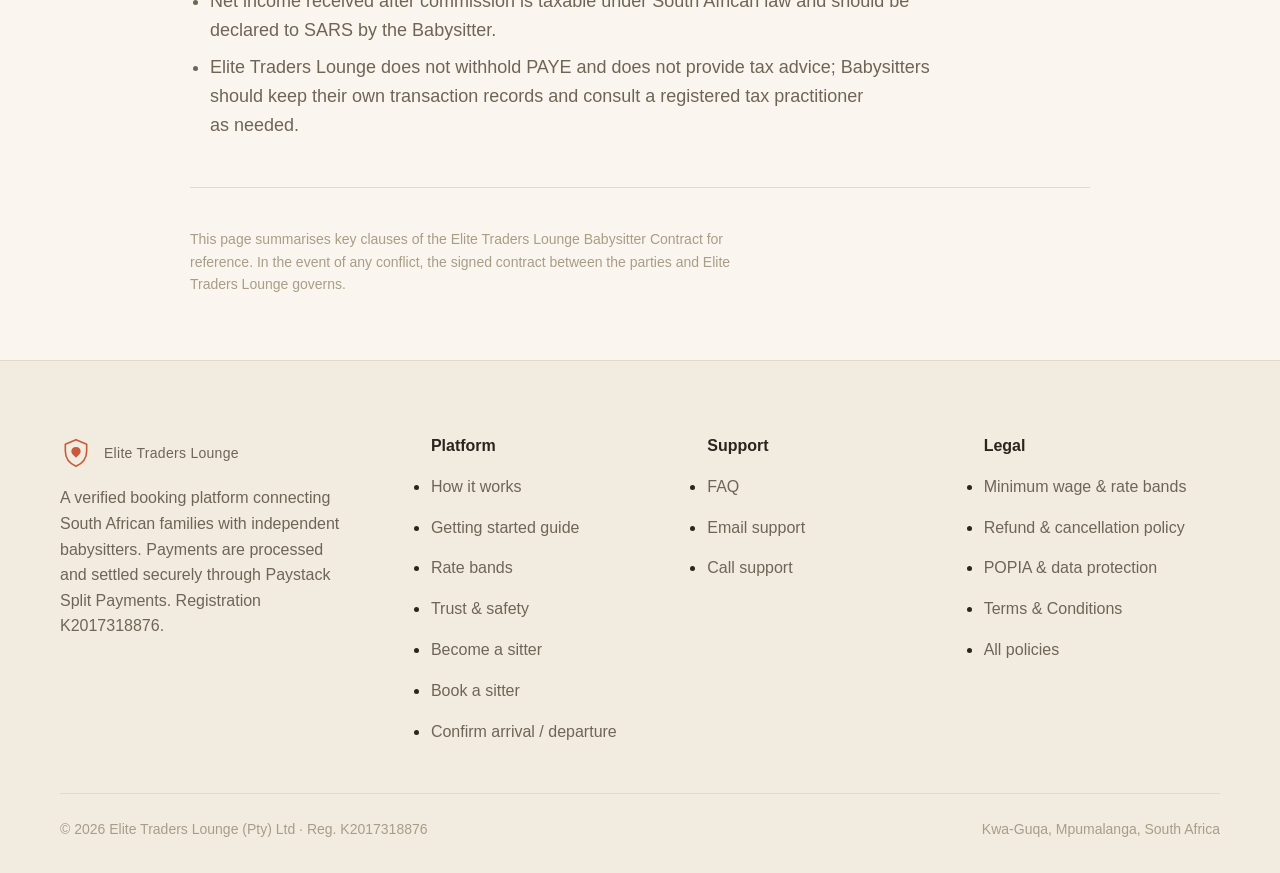
<file: policies.html>
<!DOCTYPE html>
<html lang="en">
<head>
<meta charset="UTF-8" />
<meta name="viewport" content="width=device-width, initial-scale=1.0" />
<title>Policies — Elite Traders Lounge</title>
<meta name="description" content="Minimum wage compliance, rate bands, commission structure, and the full refund and cancellation policy for Elite Traders Lounge bookings." />

<link rel="preconnect" href="https://fonts.googleapis.com" />
<link rel="preconnect" href="https://fonts.gstatic.com" crossorigin />
<link href="https://api.fontshare.com/v2/css?f[]=chillax@400,500,600,700&f[]=general-sans@400,500,600,700&display=swap" rel="stylesheet" />

<link rel="stylesheet" href="./base.css" />
<link rel="stylesheet" href="./style.css" />
</head>
<body>
<a href="#main" class="skip-link">Skip to content</a>

<header class="header">
  <div class="container header__inner">
    <a href="./index.html" class="brand" aria-label="Elite Traders Lounge home">
      <svg class="brand__mark" viewBox="0 0 48 48" fill="none" aria-hidden="true">
        <path d="M24 4 8 11v10c0 12 7 19 16 23 9-4 16-11 16-23V11L24 4Z" stroke="currentColor" stroke-width="2.4" stroke-linejoin="round"/>
        <path d="M24 15c-4.5 0-7 3-7 6.4 0 4.2 4.3 6.7 7 9.6 2.7-2.9 7-5.4 7-9.6 0-3.4-2.5-6.4-7-6.4Z" fill="currentColor"/>
      </svg>
      <span class="brand__name">
        <span>Elite Traders Lounge</span>
        <span>Babysitting Services</span>
      </span>
    </a>

    <nav class="nav" aria-label="Primary">
      <ul class="nav__links">
        <li><a href="./index.html#how-it-works">How it works</a></li>
        <li><a href="./guide.html">Getting started guide</a></li>
        <li><a href="./index.html#trust">Trust &amp; safety</a></li>
        <li><a href="./index.html#pricing">Rates</a></li>
        <li><a href="./policies.html" class="is-active">Policies</a></li>
        <li><a href="./terms.html">Terms &amp; Conditions</a></li>
        <li><a href="./index.html#faq">FAQ</a></li>
        <li><a href="./index.html#contact">Contact</a></li>
      </ul>
    </nav>

    <div class="header__actions">
      <button class="theme-toggle" data-theme-toggle aria-label="Switch to dark mode">
        <svg width="18" height="18" viewBox="0 0 24 24" fill="none" stroke="currentColor" stroke-width="2"><path d="M21 12.79A9 9 0 1 1 11.21 3 7 7 0 0 0 21 12.79z"/></svg>
      </button>
      <a href="./register-sitter.html" class="btn btn--secondary btn--sm">Become a sitter</a>
      <a href="./book.html" class="btn btn--primary btn--sm">Book a sitter</a>
      <button class="nav-toggle" aria-label="Open menu" aria-expanded="false" data-menu-toggle>
        <svg width="20" height="20" viewBox="0 0 24 24" fill="none" stroke="currentColor" stroke-width="2"><path d="M3 6h18M3 12h18M3 18h18"/></svg>
      </button>
    </div>
  </div>
  <div class="container">
    <div class="mobile-menu" data-mobile-menu>
      <a href="./index.html#how-it-works">How it works</a>
      <a href="./guide.html">Getting started guide</a>
      <a href="./index.html#trust">Trust &amp; safety</a>
      <a href="./index.html#pricing">Rates</a>
      <a href="./policies.html">Policies</a>
      <a href="./terms.html">Terms &amp; Conditions</a>
      <a href="./index.html#faq">FAQ</a>
      <a href="./index.html#contact">Contact</a>
      <a href="./register-sitter.html">Become a sitter</a>
      <a href="./book.html">Book a sitter</a>
      <a href="./checkin.html">Confirm arrival / departure</a>
    </div>
  </div>
</header>

<main id="main">

  <section class="page-hero">
    <div class="container container--narrow">
      <div class="breadcrumb"><a href="./index.html">Home</a> <span>/</span> <span>Policies</span></div>
      <span class="eyebrow">Contract terms &amp; policies</span>
      <h1>Rates, refunds, and the rules that protect everyone.</h1>
      <p>This page summarises the key clauses of the Elite Traders Lounge Babysitter Contract that apply to every booking &mdash; minimum wage compliance, commission, cancellations, conduct, disputes, and data protection.</p>
    </div>
  </section>

  <section class="section-pad section-pad--tight">
    <div class="container container--narrow">
      <div class="policy-toc">
        <a href="#minimum-wage">3.2 Minimum wage compliance</a>
        <a href="#rate-bands">Appendix C &middot; rate bands</a>
        <a href="#booking-hours">Minimum booking hours</a>
        <a href="#commission">5.3 Commission structure</a>
        <a href="#refund-policy">6. Refund &amp; cancellation policy</a>
        <a href="#conduct">Code of conduct</a>
        <a href="#disputes">Dispute resolution</a>
        <a href="#termination">Termination &amp; suspension</a>
        <a href="#popia">Data protection (POPIA)</a>
        <a href="#tax">Tax obligations</a>
      </div>

      <div class="policy-section" id="minimum-wage">
        <h2>3.2 Minimum Wage Compliance</h2>
        <p>The Babysitter acknowledges that:</p>
        <ul>
          <li>Elite Traders Lounge uses experience-based, fixed rates (Level 1&ndash;4) as set out in <a href="#rate-bands">Appendix C: Rates &amp; Minimum Wage Check</a> &mdash; there is no negotiation of rate; the level determines the price.</li>
          <li>Every Level's fixed rate is set above the current National Minimum Wage &mdash; <strong>R30.23 per hour, effective 1 March 2026</strong> (Government Gazette No. 54075, published 3 February 2026, a 5.0% increase on the 2025 rate) &mdash; or the applicable rate at the time of service.</li>
          <li>If the National Minimum Wage is ever updated above a Level's fixed rate, that rate is automatically corrected up to the compliant minimum until Appendix C is revised.</li>
          <li>The Family and Babysitter select the appropriate level (1&ndash;4) and booking type as described in Appendix C before booking confirmation; the rate and commission split are applied automatically.</li>
        </ul>
        <div class="policy-callout"><strong>2026/2027 rate note:</strong> The National Minimum Wage increased from R28.79/hour (2025) to R30.23/hour effective 1 March 2026. Elite Traders Lounge reviews and updates this figure whenever the Department of Employment and Labour publishes a new Government Gazette rate, and the platform's booking system automatically enforces the current rate at the time of service.</div>
      </div>

      <div class="policy-section" id="rate-bands">
        <h2>Appendix C &middot; Rates &amp; Minimum Wage Check</h2>
        <p>Every Level has one fixed rate &mdash; there is no negotiation. Elite Traders Lounge's total commission is always <strong>20%</strong> of the babysitter's fee, split between what's added to the Family's bill and what's deducted from the Babysitter's payout; the split differs by Level but always adds up to 20%.</p>
        <div class="rate-table-wrap">
          <table class="rate-table">
            <thead><tr><th>Level</th><th>Experience</th><th>Booking type</th><th>Fixed rate</th><th>Minimum booking</th><th>Family commission</th><th>Sitter commission</th><th>Total</th></tr></thead>
            <tbody>
              <tr><td><span class="rate-badge">Level 1</span></td><td>Entry &middot; 0&ndash;1 year</td><td>Day</td><td><strong>R45</strong>/hr</td><td>5 hours</td><td>10%</td><td>10%</td><td>20%</td></tr>
              <tr><td><span class="rate-badge">Level 2</span></td><td>Standard &middot; 1&ndash;3 years, references</td><td>Day</td><td><strong>R55</strong>/hr</td><td>5 hours</td><td>8%</td><td>12%</td><td>20%</td></tr>
              <tr><td><span class="rate-badge">Level 3</span></td><td>Advanced &middot; 3+ years, First Aid/CPR</td><td>Day</td><td><strong>R65</strong>/hr</td><td>4 hours</td><td>7.5%</td><td>12.5%</td><td>20%</td></tr>
              <tr><td><span class="rate-badge">Level 3</span></td><td>Advanced &middot; night rate</td><td>Overnight</td><td><strong>R70</strong>/hr</td><td>10 hours</td><td>10%</td><td>10%</td><td>20%</td></tr>
              <tr><td><span class="rate-badge">Level 4</span></td><td>Specialist &middot; overnight / special needs</td><td>Overnight</td><td><strong>R85</strong>/hr</td><td>10 hours</td><td>10%</td><td>10%</td><td>20%</td></tr>
            </tbody>
          </table>
        </div>
        <p class="form-section__hint">If the National Minimum Wage is ever raised above a Level's fixed rate, the booking system automatically corrects that rate up to the legal minimum.</p>
      </div>

      <div class="policy-section" id="full-day-rates">
        <h2>Full-Day Flat Rate Options</h2>
        <p>As an alternative to hourly billing, Families booking a Day booking (Levels 1&ndash;3) may instead select the flat full-day rate for a 7-hour day. Multi-day bookings are billed in 7-hour blocks (2 days = 14 hours, and so on). The same commission split above applies to full-day bookings.</p>
        <div class="rate-table-wrap">
          <table class="rate-table">
            <thead><tr><th>Level</th><th>Flat day rate (7 hours)</th></tr></thead>
            <tbody>
              <tr><td><span class="rate-badge">Level 1</span></td><td><strong>R315</strong>/day</td></tr>
              <tr><td><span class="rate-badge">Level 2</span></td><td><strong>R385</strong>/day</td></tr>
              <tr><td><span class="rate-badge">Level 3</span></td><td><strong>R450</strong>/day</td></tr>
            </tbody>
          </table>
        </div>
      </div>

      <div class="policy-section" id="booking-hours">
        <h2>Minimum Booking Hours</h2>
        <ul>
          <li><strong>Level 1 &amp; 2 day bookings:</strong> minimum 5 consecutive hours.</li>
          <li><strong>Level 3 day bookings:</strong> minimum 4 consecutive hours.</li>
          <li><strong>Full-day flat rate bookings:</strong> billed in 7-hour blocks (1 day = 7 hours, 2 days = 14 hours, etc).</li>
          <li><strong>Overnight bookings (Level 3 &amp; 4):</strong> minimum 10 consecutive hours, billed at the applicable overnight rate for the babysitter's level.</li>
        </ul>
        <p>Bookings submitted below the applicable minimum are rejected by the booking system and must be resubmitted at or above the minimum duration.</p>
      </div>

      <div class="policy-section" id="commission">
        <h2>5.3 Commission Structure</h2>
        <p>Elite Traders Lounge's total commission is always <strong>20%</strong> of the babysitter's fee, charged on <strong>both sides</strong> of every booking: the Family pays the babysitter's booking fee <em>plus</em> a commission percentage as an added charge, and the babysitter's payout has a commission percentage deducted from their fee &mdash; the two percentages differ by Level but always add up to 20%. Every booking is paid once, through Paystack Split Payment, at the Family's total amount (fee + family-side commission). Paystack automatically splits that single payment and pays the babysitter's net share (fee minus sitter-side commission) directly into the babysitter's own Paystack account, while Elite Traders Lounge's combined commission share is paid directly into Elite Traders Lounge's Paystack account &mdash; on the same transaction, with no wallet held by Elite Traders Lounge at any point. Worked examples, at each Level's minimum booking:</p>
        <div class="rate-table-wrap">
          <table class="rate-table">
            <thead><tr><th>Service component</th><th>Level</th><th>Babysitter fee</th><th>+ Family commission</th><th>= Family pays</th><th>&ndash; Sitter commission</th><th>Net to babysitter</th></tr></thead>
            <tbody>
              <tr><td>5-hour day @ R45/hour</td><td>Level 1 &ndash; Entry</td><td><strong>R225</strong></td><td>R22.50 (10%)</td><td><strong>R247.50</strong></td><td>R22.50 (10%)</td><td><strong>R202.50</strong></td></tr>
              <tr><td>5-hour day @ R55/hour</td><td>Level 2 &ndash; Standard</td><td><strong>R275</strong></td><td>R22 (8%)</td><td><strong>R297</strong></td><td>R33 (12%)</td><td><strong>R242</strong></td></tr>
              <tr><td>4-hour day @ R65/hour</td><td>Level 3 &ndash; Advanced</td><td><strong>R260</strong></td><td>R19.50 (7.5%)</td><td><strong>R279.50</strong></td><td>R32.50 (12.5%)</td><td><strong>R227.50</strong></td></tr>
              <tr><td>10-hour overnight @ R70/hour</td><td>Level 3 &ndash; Night</td><td><strong>R700</strong></td><td>R70 (10%)</td><td><strong>R770</strong></td><td>R70 (10%)</td><td><strong>R630</strong></td></tr>
              <tr><td>10-hour overnight @ R85/hour</td><td>Level 4 &ndash; Specialist</td><td><strong>R850</strong></td><td>R85 (10%)</td><td><strong>R935</strong></td><td>R85 (10%)</td><td><strong>R765</strong></td></tr>
            </tbody>
          </table>
        </div>
        <p class="form-section__hint">Elite Traders Lounge's total revenue per booking is the sum of both commission amounts (family-side + sitter-side) &mdash; always 20% of the babysitter's fee, e.g. R45 total on the Level 1 example above.</p>
      </div>

      <div class="policy-section" id="refund-policy">
        <h2>6. Cancellation Policy</h2>

        <h3>6.1 Family Cancellation (Before Service Rendered)</h3>
        <div class="rate-table-wrap">
          <table class="rate-table">
            <thead><tr><th>Cancellation timing</th><th>Babysitter compensation</th><th>Family refund</th></tr></thead>
            <tbody>
              <tr><td>&ge;48 hours before booking</td><td>R0 (no charge)</td><td>100% refund via Paystack to the original payment method</td></tr>
              <tr><td>24&ndash;48 hours before booking</td><td>50% of the agreed net amount</td><td>50% refund via Paystack to the original payment method</td></tr>
              <tr><td>&lt;24 hours before booking</td><td>75% of the agreed net amount</td><td>25% refund via Paystack to the original payment method</td></tr>
              <tr><td>No-show (Family absent)</td><td>100% of the agreed net amount</td><td>R0 refund (full charge)</td></tr>
            </tbody>
          </table>
        </div>
        <p><strong>Process:</strong> Family must cancel through the Elite Traders Lounge app or email <a href="mailto:lemo.masethe@elitetraders.co.za">lemo.masethe@elitetraders.co.za</a>. Include the booking reference number and reason for cancellation. Refund is processed via Paystack back to the Family's original payment method within 3&ndash;5 business days.</p>

        <h3>6.2 Babysitter Cancellation (Before Service Rendered)</h3>
        <div class="rate-table-wrap">
          <table class="rate-table">
            <thead><tr><th>Cancellation timing</th><th>Babysitter compensation</th><th>Family refund</th></tr></thead>
            <tbody>
              <tr><td>&ge;48 hours before booking</td><td>R0 (no charge)</td><td>100% refund via Paystack to the original payment method</td></tr>
              <tr><td>24&ndash;48 hours before booking</td><td>25% net amount (Babysitter forfeits 75%)</td><td>75% refund via Paystack to the original payment method</td></tr>
              <tr><td>&lt;24 hours before booking</td><td>50% net amount (Babysitter forfeits 50%)</td><td>50% refund via Paystack to the original payment method</td></tr>
              <tr><td>No-show (Babysitter absent)</td><td>R0 (forfeits 100%)</td><td>100% refund via Paystack to the Family's original payment method; profile suspended pending review</td></tr>
            </tbody>
          </table>
        </div>
        <p><strong>Process:</strong> Babysitter must cancel through the Elite Traders Lounge app or email. Include the booking reference number and reason. Notification MUST be given at least 5 hours before the agreed start time.</p>

        <h3>6.3 Cancellation After Service Commenced</h3>
        <ul>
          <li>If either party cancels after the Babysitter arrives: full payment is due for hours already worked (minimum 1 hour).</li>
          <li>If Family requests Babysitter to leave early: payment due for actual hours worked at the agreed hourly rate.</li>
          <li>No refunds for early departure initiated by Family.</li>
        </ul>
      </div>

      <div class="policy-section" id="conduct">
        <h2>Code of Conduct</h2>
        <ul>
          <li>Babysitters must arrive on time, follow the Family's written care instructions, and never leave a child unsupervised.</li>
          <li>No smoking, alcohol, or unauthorised guests are permitted while a Babysitter is on duty.</li>
          <li>Families and Babysitters must treat each other with respect &mdash; discriminatory, abusive, or unsafe behaviour by either party is grounds for immediate suspension.</li>
          <li>Any injury, incident, or safety concern must be reported to Elite Traders Lounge and, where relevant, emergency services, as soon as possible.</li>
          <li>Photos or personal information about a Family or child may not be shared publicly by a Babysitter without written consent.</li>
        </ul>
      </div>

      <div class="policy-section" id="disputes">
        <h2>Dispute Resolution</h2>
        <ul>
          <li>Parties should first attempt to resolve any disagreement directly, within 24 hours of it arising.</li>
          <li>If unresolved, either party may submit a formal complaint to Elite Traders Lounge with the booking reference number and supporting evidence (e.g. check-in/check-out timestamps, messages, photos).</li>
          <li>Elite Traders Lounge investigates within 5 business days and issues a written decision within 10 business days.</li>
          <li>Dual-party check-in/check-out timestamps recorded through the <a href="./checkin.html">check-in tool</a> are treated as the primary evidence of worked hours in any dispute.</li>
          <li>Either party may escalate an unresolved dispute to independent arbitration or the CCMA/relevant regulator after the internal process concludes.</li>
        </ul>
      </div>

      <div class="policy-section" id="termination">
        <h2>Termination &amp; Suspension</h2>
        <ul>
          <li>Either party may deactivate their account at any time; bookings already confirmed remain subject to the Cancellation Policy above.</li>
          <li>Elite Traders Lounge may suspend or terminate an account for a no-show, safety violation, fraudulent information, harassment, or repeated policy breaches.</li>
          <li>A suspended Babysitter's pending payouts are held pending the outcome of any related investigation or dispute.</li>
          <li>Elite Traders Lounge reserves the right to refuse service or booking access to any party found to have provided false identity, banking, or reference information.</li>
        </ul>
      </div>

      <div class="policy-section" id="popia">
        <h2>Data Protection (POPIA)</h2>
        <ul>
          <li>Elite Traders Lounge processes personal information (identity, contact, banking, and location details) strictly to verify identity, facilitate bookings, process payments, and maintain safety records, in line with the Protection of Personal Information Act (POPIA).</li>
          <li>Identity verification data (e.g. Smile ID checks) is stored securely and is not shared with third parties beyond what is required for verification and legal compliance.</li>
          <li>Check-in/check-out timestamps and booking records are retained to resolve disputes and support labour-law compliance, and are only accessible to the parties involved and Elite Traders Lounge administrators.</li>
          <li>Users may request access to, correction of, or deletion of their personal information (subject to legal retention requirements) by emailing <a href="mailto:lemo.masethe@elitetraders.co.za">lemo.masethe@elitetraders.co.za</a>.</li>
        </ul>
      </div>

      <div class="policy-section" id="tax">
        <h2>Tax Obligations</h2>
        <ul>
          <li>Babysitters engage as independent contractors, not employees of Elite Traders Lounge or of the Family.</li>
          <li>Net income received after commission is taxable under South African law and should be declared to SARS by the Babysitter.</li>
          <li>Elite Traders Lounge does not withhold PAYE and does not provide tax advice; Babysitters should keep their own transaction records and consult a registered tax practitioner as needed.</li>
        </ul>
      </div>

      <p style="margin-top: var(--space-10); color: var(--color-text-faint); font-size: var(--text-xs);">This page summarises key clauses of the Elite Traders Lounge Babysitter Contract for reference. In the event of any conflict, the signed contract between the parties and Elite Traders Lounge governs.</p>
    </div>
  </section>

</main>

<footer class="footer">
  <div class="container">
    <div class="footer__grid">
      <div class="footer__brand">
        <a href="./index.html" class="brand" aria-label="Elite Traders Lounge home">
          <svg class="brand__mark" viewBox="0 0 48 48" fill="none" aria-hidden="true" style="width:32px;height:32px;">
            <path d="M24 4 8 11v10c0 12 7 19 16 23 9-4 16-11 16-23V11L24 4Z" stroke="currentColor" stroke-width="2.4" stroke-linejoin="round"/>
            <path d="M24 15c-4.5 0-7 3-7 6.4 0 4.2 4.3 6.7 7 9.6 2.7-2.9 7-5.4 7-9.6 0-3.4-2.5-6.4-7-6.4Z" fill="currentColor"/>
          </svg>
          <span class="brand__name"><span>Elite Traders Lounge</span></span>
        </a>
        <p>A verified booking platform connecting South African families with independent babysitters. Payments are processed and settled securely through Paystack Split Payments. Registration K2017318876.</p>
      </div>
      <div>
        <h4>Platform</h4>
        <ul>
          <li><a href="./index.html#how-it-works">How it works</a></li>
          <li><a href="./guide.html">Getting started guide</a></li>
          <li><a href="./index.html#pricing">Rate bands</a></li>
          <li><a href="./index.html#trust">Trust &amp; safety</a></li>
          <li><a href="./register-sitter.html">Become a sitter</a></li>
          <li><a href="./book.html">Book a sitter</a></li>
          <li><a href="./checkin.html">Confirm arrival / departure</a></li>
        </ul>
      </div>
      <div>
        <h4>Support</h4>
        <ul>
          <li><a href="./index.html#faq">FAQ</a></li>
          <li><a href="mailto:lemo.masethe@elitetraders.co.za">Email support</a></li>
          <li><a href="tel:+27814270419">Call support</a></li>
        </ul>
      </div>
      <div>
        <h4>Legal</h4>
        <ul>
          <li><a href="./policies.html#minimum-wage">Minimum wage &amp; rate bands</a></li>
          <li><a href="./policies.html#refund-policy">Refund &amp; cancellation policy</a></li>
          <li><a href="./policies.html#popia">POPIA &amp; data protection</a></li>
          <li><a href="./terms.html">Terms &amp; Conditions</a></li>
          <li><a href="./policies.html">All policies</a></li>
        </ul>
      </div>
    </div>
    <div class="footer__bottom">
      <span>© 2026 Elite Traders Lounge (Pty) Ltd · Reg. K2017318876</span>
      <span>Kwa-Guqa, Mpumalanga, South Africa</span>
    </div>
  </div>
</footer>

<script src="./app.js" defer></script>
<script src="./api.js" defer></script>
</body>
</html>
</file>
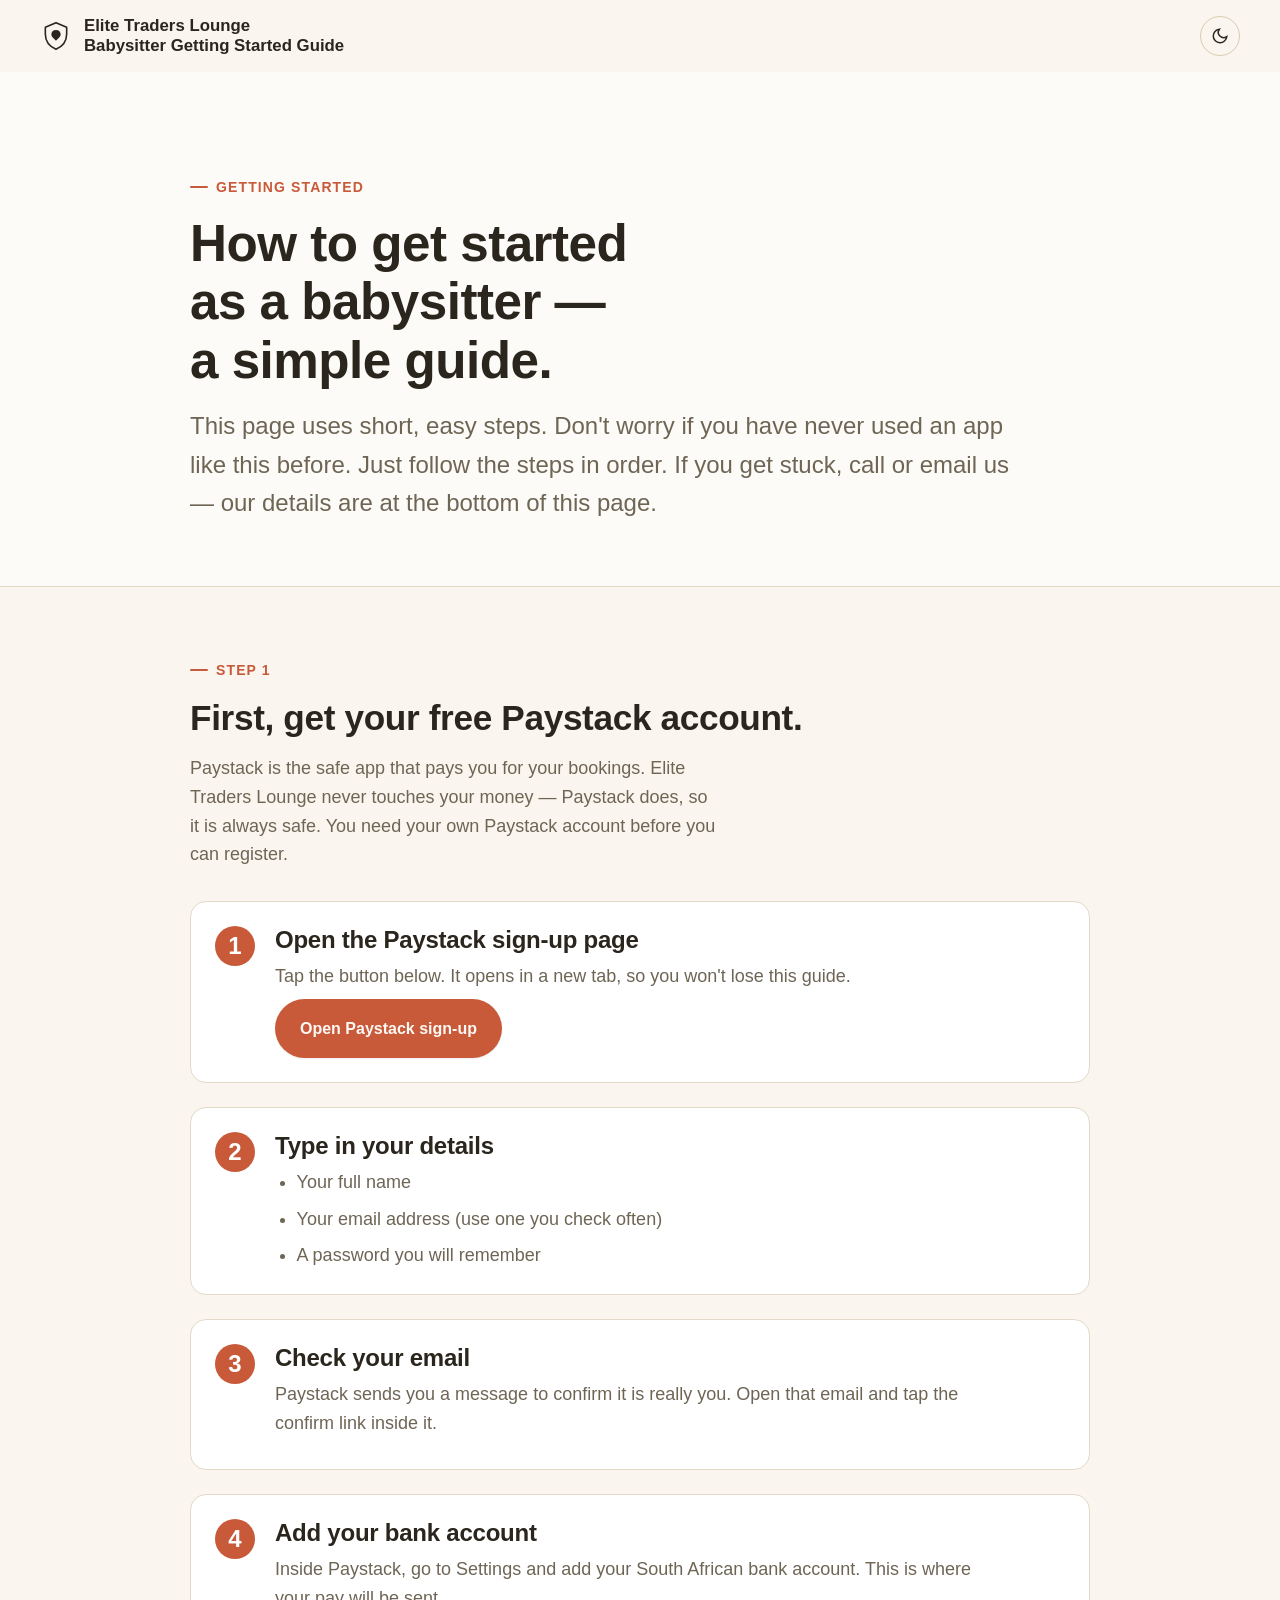
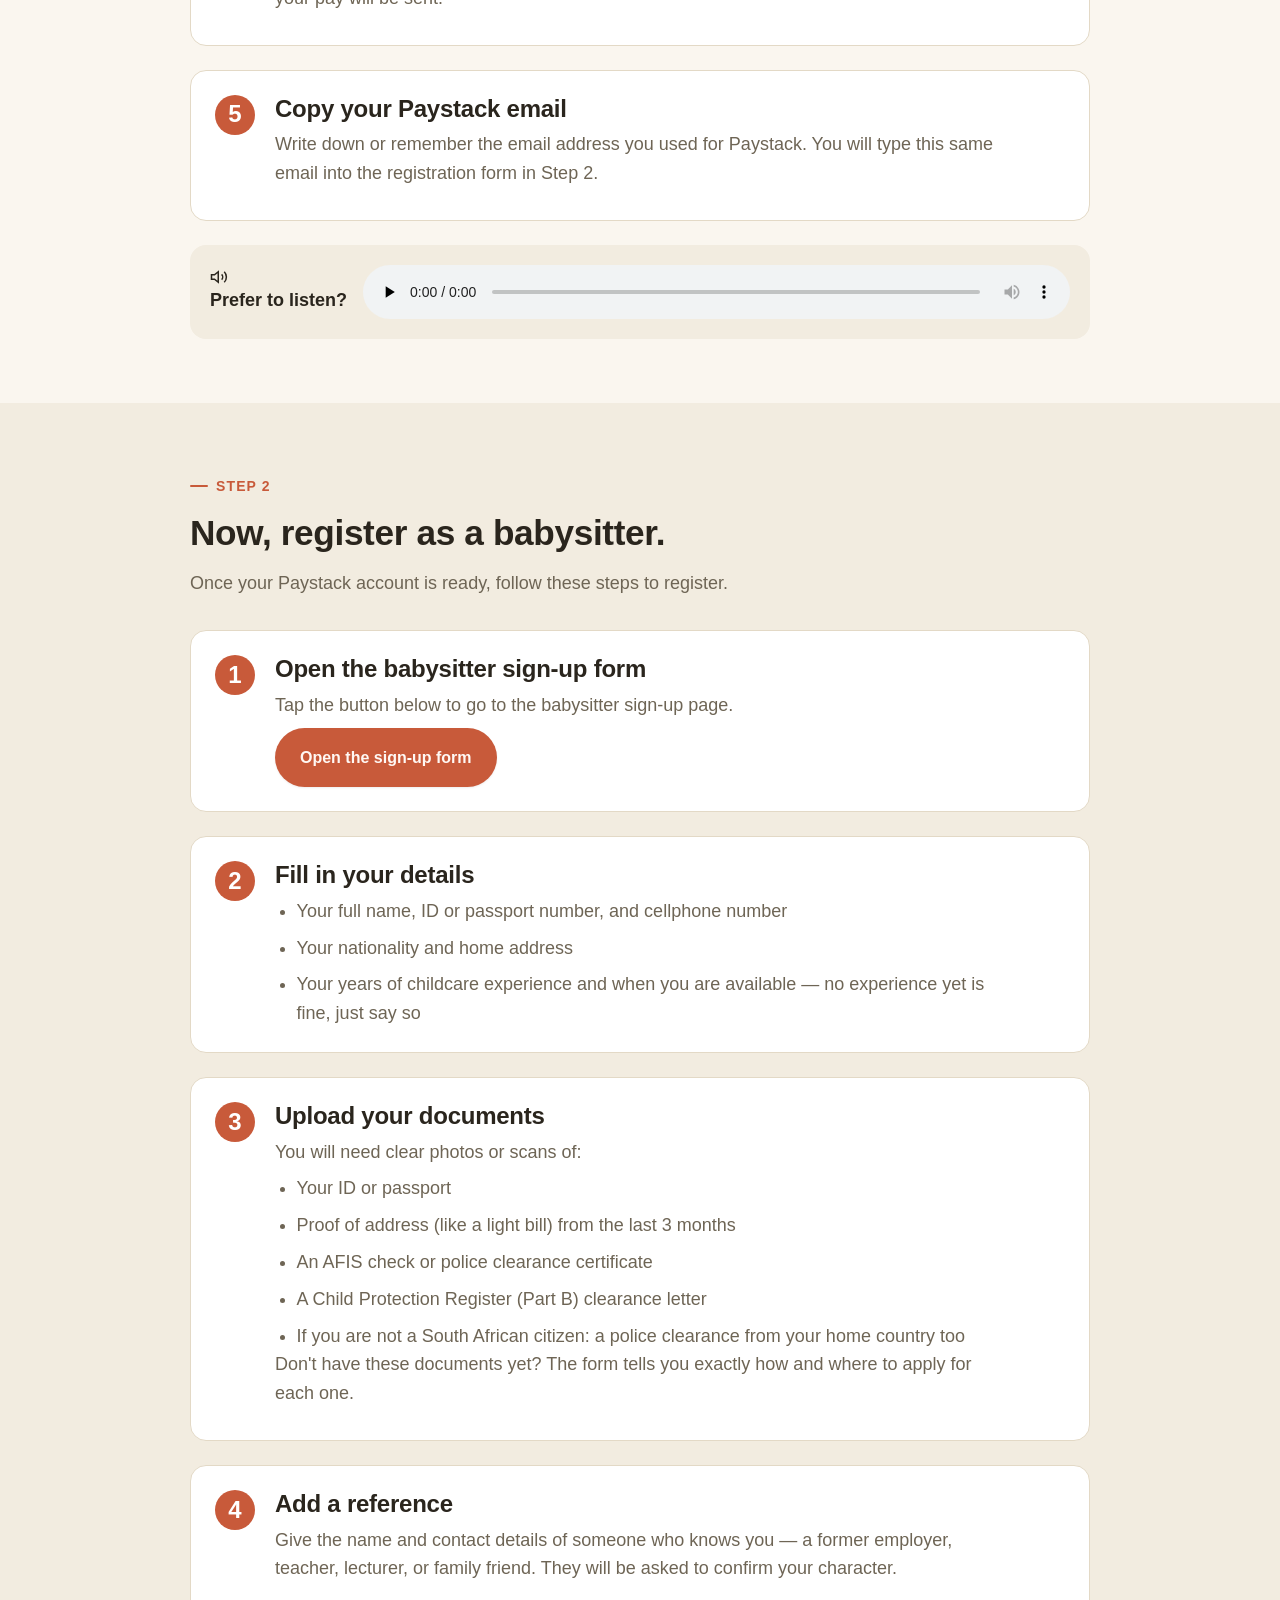
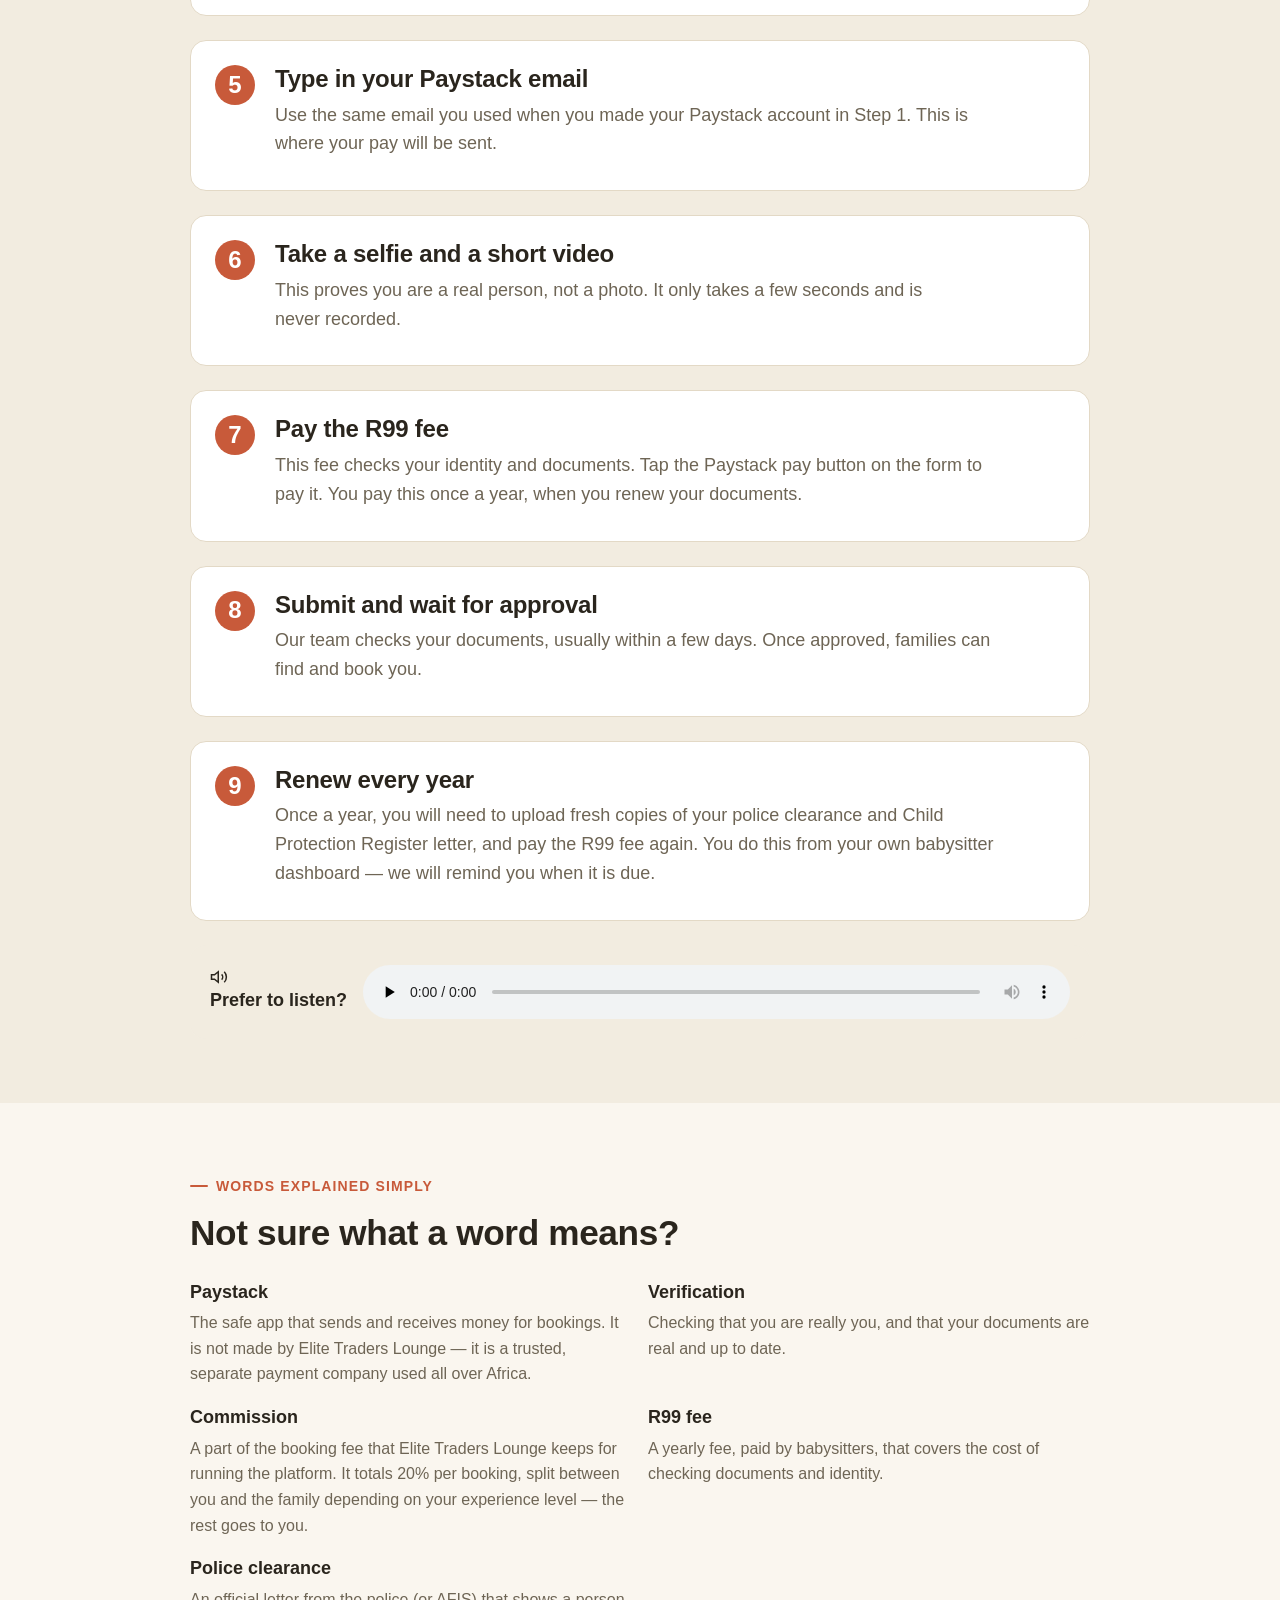
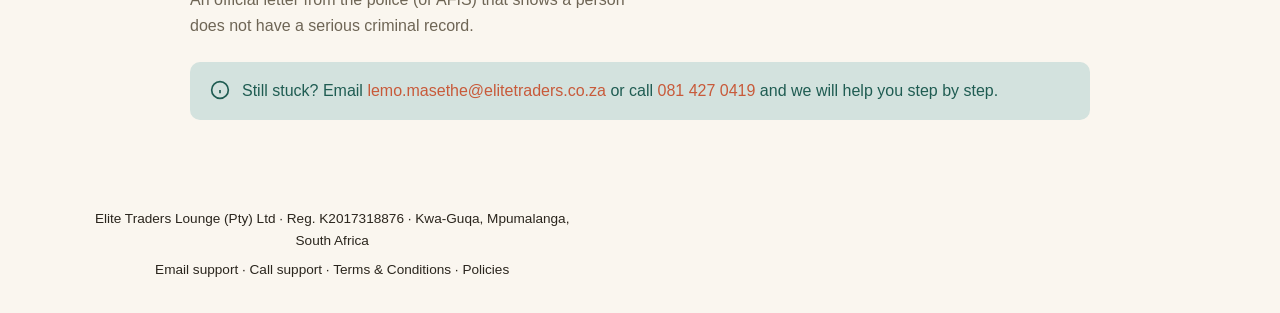
<file: recruit-guide.html>
<!DOCTYPE html>
<html lang="en">
<head>
<meta charset="UTF-8" />
<meta name="viewport" content="width=device-width, initial-scale=1.0" />
<title>Babysitter Getting Started Guide — Elite Traders Lounge</title>
<meta name="description" content="A simple, step-by-step guide for babysitters: create a free Paystack account, then register with Elite Traders Lounge, with audio narration." />
<meta name="robots" content="noindex, nofollow" />

<link rel="preconnect" href="https://fonts.googleapis.com" />
<link rel="preconnect" href="https://fonts.gstatic.com" crossorigin />
<link href="https://api.fontshare.com/v2/css?f[]=chillax@400,500,600,700&f[]=general-sans@400,500,600,700&display=swap" rel="stylesheet" />

<link rel="stylesheet" href="./base.css" />
<link rel="stylesheet" href="./style.css" />
<style>
  .recruit-header {
    border-bottom: 1px solid var(--border);
    background: var(--surface);
  }
  .recruit-header .container {
    display: flex;
    align-items: center;
    justify-content: space-between;
    padding: var(--space-4) var(--space-5);
  }
  .recruit-brand {
    display: flex;
    align-items: center;
    gap: var(--space-3);
    color: var(--text);
  }
  .recruit-brand svg { width: 32px; height: 32px; color: var(--primary); flex-shrink: 0; }
  .recruit-brand span { font-family: var(--font-display); font-weight: 600; font-size: 1.05rem; line-height: 1.2; }
  .recruit-footer {
    border-top: 1px solid var(--border);
    padding: var(--space-6) var(--space-5);
    text-align: center;
    color: var(--text-muted);
    font-size: 0.85rem;
  }
  .recruit-footer a { color: var(--text-muted); }
  .recruit-footer p { margin: 0 0 var(--space-2); }
</style>
</head>
<body>
<a href="#main" class="skip-link">Skip to content</a>

<header class="recruit-header">
  <div class="container">
    <div class="recruit-brand" aria-label="Elite Traders Lounge">
      <svg viewBox="0 0 48 48" fill="none" aria-hidden="true">
        <path d="M24 4 8 11v10c0 12 7 19 16 23 9-4 16-11 16-23V11L24 4Z" stroke="currentColor" stroke-width="2.4" stroke-linejoin="round"/>
        <path d="M24 15c-4.5 0-7 3-7 6.4 0 4.2 4.3 6.7 7 9.6 2.7-2.9 7-5.4 7-9.6 0-3.4-2.5-6.4-7-6.4Z" fill="currentColor"/>
      </svg>
      <span>Elite Traders Lounge<br />Babysitter Getting Started Guide</span>
    </div>
    <button class="theme-toggle" data-theme-toggle aria-label="Switch to dark mode">
      <svg width="18" height="18" viewBox="0 0 24 24" fill="none" stroke="currentColor" stroke-width="2"><path d="M21 12.79A9 9 0 1 1 11.21 3 7 7 0 0 0 21 12.79z"/></svg>
    </button>
  </div>
</header>

<main id="main">

  <section class="page-hero">
    <div class="container container--narrow">
      <span class="eyebrow">Getting started</span>
      <h1>How to get started as a babysitter &mdash; a simple guide.</h1>
      <p>This page uses short, easy steps. Don't worry if you have never used an app like this before. Just follow the steps in order. If you get stuck, call or email us &mdash; our details are at the bottom of this page.</p>
    </div>
  </section>

  <section class="section-pad section-pad--tight">
    <div class="container container--narrow">
      <span class="eyebrow">Step 1</span>
      <h2 class="section-title">First, get your free Paystack account.</h2>
      <p class="section-lede">Paystack is the safe app that pays you for your bookings. Elite Traders Lounge never touches your money &mdash; Paystack does, so it is always safe. You need your own Paystack account before you can register.</p>

      <div class="guide-steps">
        <div class="guide-step">
          <span class="guide-step__num">1</span>
          <div class="guide-step__body">
            <h3>Open the Paystack sign-up page</h3>
            <p>Tap the button below. It opens in a new tab, so you won't lose this guide.</p>
            <a href="https://dashboard.paystack.com/#/signup" target="_blank" rel="noopener" class="btn btn--primary">Open Paystack sign-up</a>
          </div>
        </div>
        <div class="guide-step">
          <span class="guide-step__num">2</span>
          <div class="guide-step__body">
            <h3>Type in your details</h3>
            <ul>
              <li>Your full name</li>
              <li>Your email address (use one you check often)</li>
              <li>A password you will remember</li>
            </ul>
          </div>
        </div>
        <div class="guide-step">
          <span class="guide-step__num">3</span>
          <div class="guide-step__body">
            <h3>Check your email</h3>
            <p>Paystack sends you a message to confirm it is really you. Open that email and tap the confirm link inside it.</p>
          </div>
        </div>
        <div class="guide-step">
          <span class="guide-step__num">4</span>
          <div class="guide-step__body">
            <h3>Add your bank account</h3>
            <p>Inside Paystack, go to Settings and add your South African bank account. This is where your pay will be sent.</p>
          </div>
        </div>
        <div class="guide-step">
          <span class="guide-step__num">5</span>
          <div class="guide-step__body">
            <h3>Copy your Paystack email</h3>
            <p>Write down or remember the email address you used for Paystack. You will type this same email into the registration form in Step 2.</p>
          </div>
        </div>
      </div>

      <div class="guide-audio">
        <p><svg width="18" height="18" viewBox="0 0 24 24" fill="none" stroke="currentColor" stroke-width="2" style="vertical-align:-3px;margin-right:6px;"><path d="M11 5 6 9H2v6h4l5 4V5Z"/><path d="M15.5 8.5a5 5 0 0 1 0 7"/><path d="M19 5a10 10 0 0 1 0 14"/></svg>Prefer to listen?</p>
        <audio controls preload="none" src="./guide-audio-paystack.mp3"></audio>
      </div>
    </div>
  </section>

  <section class="section-pad section-pad--tight" style="background: var(--color-surface-offset);">
    <div class="container container--narrow">
      <span class="eyebrow">Step 2</span>
      <h2 class="section-title">Now, register as a babysitter.</h2>
      <p class="section-lede">Once your Paystack account is ready, follow these steps to register.</p>

      <div class="guide-steps" style="margin-top: var(--space-8);">
        <div class="guide-step">
          <span class="guide-step__num">1</span>
          <div class="guide-step__body">
            <h3>Open the babysitter sign-up form</h3>
            <p>Tap the button below to go to the babysitter sign-up page.</p>
            <a href="./recruit.html" class="btn btn--primary">Open the sign-up form</a>
          </div>
        </div>
        <div class="guide-step">
          <span class="guide-step__num">2</span>
          <div class="guide-step__body">
            <h3>Fill in your details</h3>
            <ul>
              <li>Your full name, ID or passport number, and cellphone number</li>
              <li>Your nationality and home address</li>
              <li>Your years of childcare experience and when you are available &mdash; no experience yet is fine, just say so</li>
            </ul>
          </div>
        </div>
        <div class="guide-step">
          <span class="guide-step__num">3</span>
          <div class="guide-step__body">
            <h3>Upload your documents</h3>
            <p>You will need clear photos or scans of:</p>
            <ul>
              <li>Your ID or passport</li>
              <li>Proof of address (like a light bill) from the last 3 months</li>
              <li>An AFIS check or police clearance certificate</li>
              <li>A Child Protection Register (Part B) clearance letter</li>
              <li>If you are not a South African citizen: a police clearance from your home country too</li>
            </ul>
            <p>Don't have these documents yet? The form tells you exactly how and where to apply for each one.</p>
          </div>
        </div>
        <div class="guide-step">
          <span class="guide-step__num">4</span>
          <div class="guide-step__body">
            <h3>Add a reference</h3>
            <p>Give the name and contact details of someone who knows you &mdash; a former employer, teacher, lecturer, or family friend. They will be asked to confirm your character.</p>
          </div>
        </div>
        <div class="guide-step">
          <span class="guide-step__num">5</span>
          <div class="guide-step__body">
            <h3>Type in your Paystack email</h3>
            <p>Use the same email you used when you made your Paystack account in Step 1. This is where your pay will be sent.</p>
          </div>
        </div>
        <div class="guide-step">
          <span class="guide-step__num">6</span>
          <div class="guide-step__body">
            <h3>Take a selfie and a short video</h3>
            <p>This proves you are a real person, not a photo. It only takes a few seconds and is never recorded.</p>
          </div>
        </div>
        <div class="guide-step">
          <span class="guide-step__num">7</span>
          <div class="guide-step__body">
            <h3>Pay the R99 fee</h3>
            <p>This fee checks your identity and documents. Tap the Paystack pay button on the form to pay it. You pay this once a year, when you renew your documents.</p>
          </div>
        </div>
        <div class="guide-step">
          <span class="guide-step__num">8</span>
          <div class="guide-step__body">
            <h3>Submit and wait for approval</h3>
            <p>Our team checks your documents, usually within a few days. Once approved, families can find and book you.</p>
          </div>
        </div>
        <div class="guide-step">
          <span class="guide-step__num">9</span>
          <div class="guide-step__body">
            <h3>Renew every year</h3>
            <p>Once a year, you will need to upload fresh copies of your police clearance and Child Protection Register letter, and pay the R99 fee again. You do this from your own babysitter dashboard &mdash; we will remind you when it is due.</p>
          </div>
        </div>
      </div>
      <div class="guide-audio">
        <p><svg width="18" height="18" viewBox="0 0 24 24" fill="none" stroke="currentColor" stroke-width="2" style="vertical-align:-3px;margin-right:6px;"><path d="M11 5 6 9H2v6h4l5 4V5Z"/><path d="M15.5 8.5a5 5 0 0 1 0 7"/><path d="M19 5a10 10 0 0 1 0 14"/></svg>Prefer to listen?</p>
        <audio controls preload="none" src="./guide-audio-sitter.mp3"></audio>
      </div>
    </div>
  </section>

  <section class="section-pad section-pad--tight">
    <div class="container container--narrow">
      <span class="eyebrow">Words explained simply</span>
      <h2 class="section-title">Not sure what a word means?</h2>
      <dl class="guide-glossary">
        <div>
          <dt>Paystack</dt>
          <dd>The safe app that sends and receives money for bookings. It is not made by Elite Traders Lounge &mdash; it is a trusted, separate payment company used all over Africa.</dd>
        </div>
        <div>
          <dt>Verification</dt>
          <dd>Checking that you are really you, and that your documents are real and up to date.</dd>
        </div>
        <div>
          <dt>Commission</dt>
          <dd>A part of the booking fee that Elite Traders Lounge keeps for running the platform. It totals 20% per booking, split between you and the family depending on your experience level &mdash; the rest goes to you.</dd>
        </div>
        <div>
          <dt>R99 fee</dt>
          <dd>A yearly fee, paid by babysitters, that covers the cost of checking documents and identity.</dd>
        </div>
        <div>
          <dt>Police clearance</dt>
          <dd>An official letter from the police (or AFIS) that shows a person does not have a serious criminal record.</dd>
        </div>
      </dl>

      <div class="alert alert--info">
        <svg width="20" height="20" viewBox="0 0 24 24" fill="none" stroke="currentColor" stroke-width="2"><circle cx="12" cy="12" r="10"/><path d="M12 16v-4M12 8h.01"/></svg>
        <span>Still stuck? Email <a href="mailto:lemo.masethe@elitetraders.co.za">lemo.masethe@elitetraders.co.za</a> or call <a href="tel:+27814270419">081 427 0419</a> and we will help you step by step.</span>
      </div>
    </div>
  </section>

</main>

<footer class="recruit-footer">
  <div class="container">
    <p>Elite Traders Lounge (Pty) Ltd &middot; Reg. K2017318876 &middot; Kwa-Guqa, Mpumalanga, South Africa</p>
    <p><a href="mailto:lemo.masethe@elitetraders.co.za">Email support</a> &middot; <a href="tel:+27814270419">Call support</a> &middot; <a href="./terms.html">Terms &amp; Conditions</a> &middot; <a href="./policies.html">Policies</a></p>
  </div>
</footer>

<script src="./app.js" defer></script>
<script src="./api.js" defer></script>
</body>
</html>
</file>
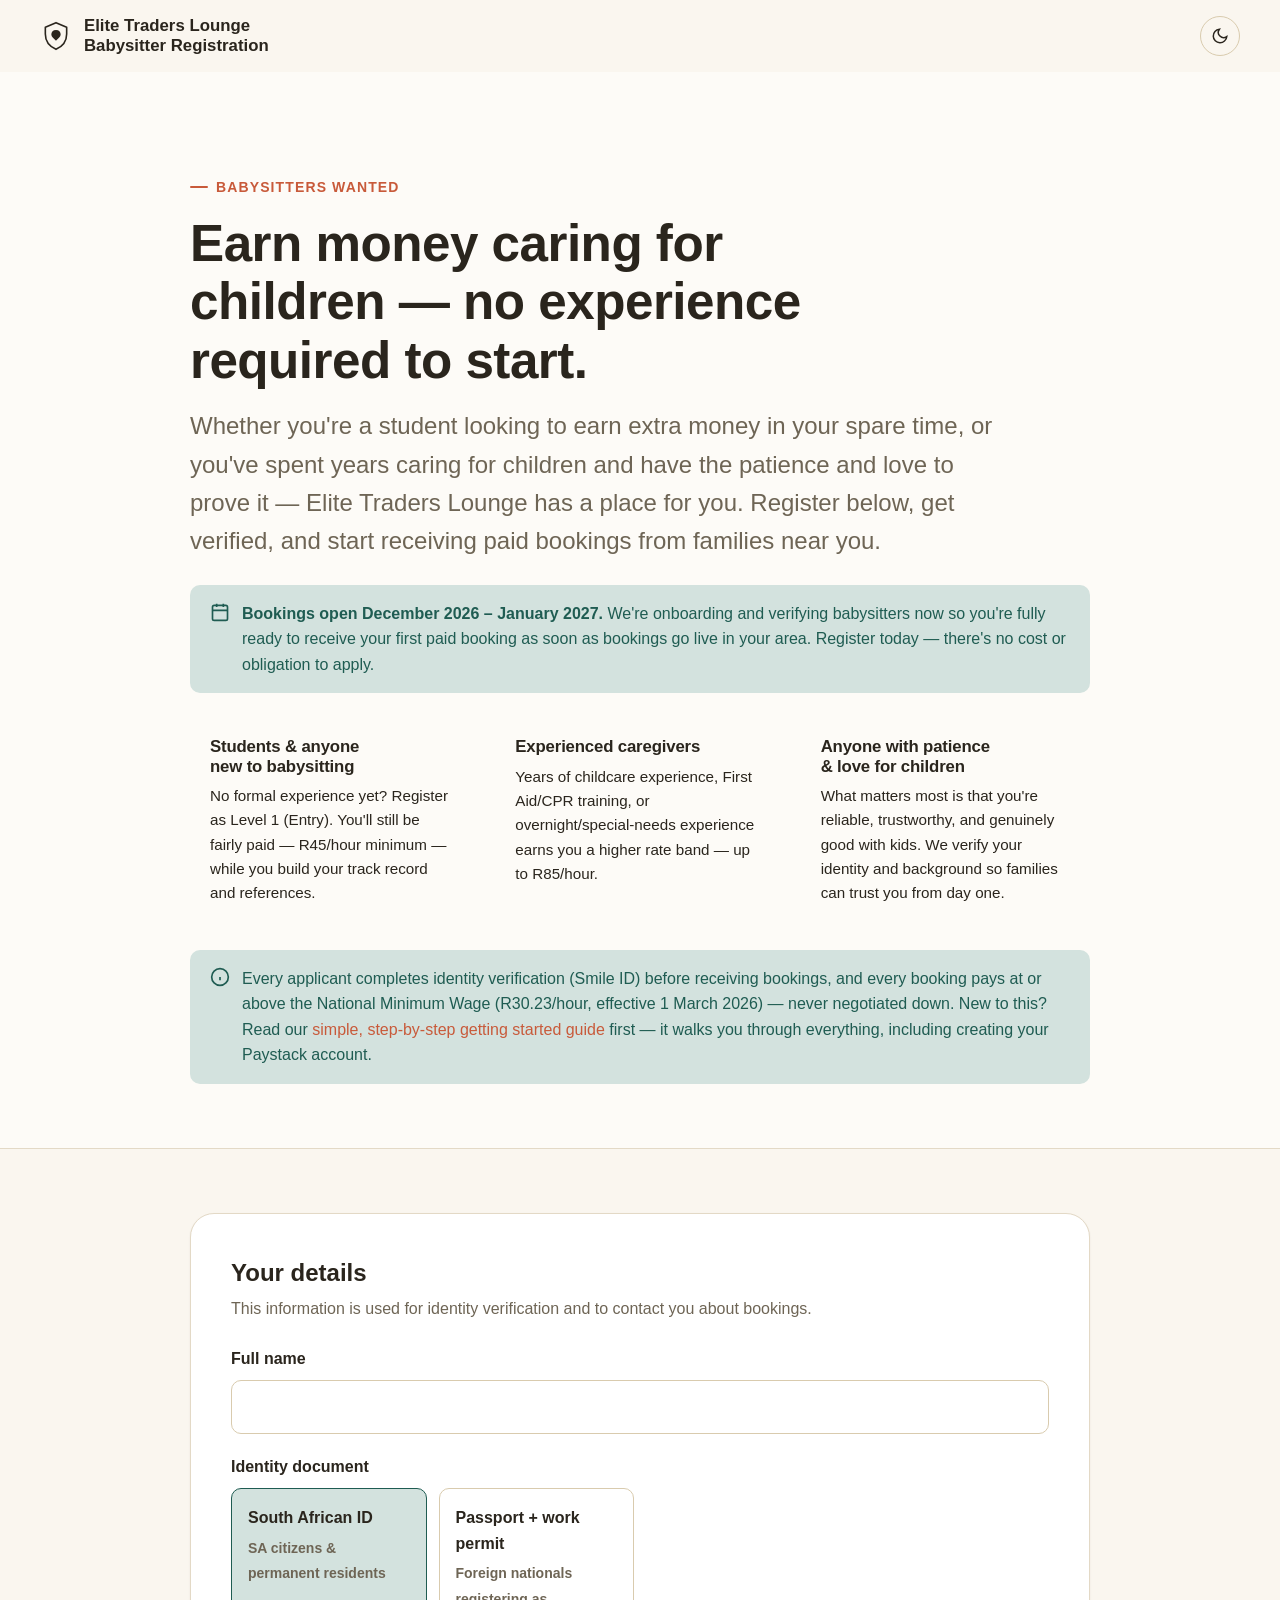
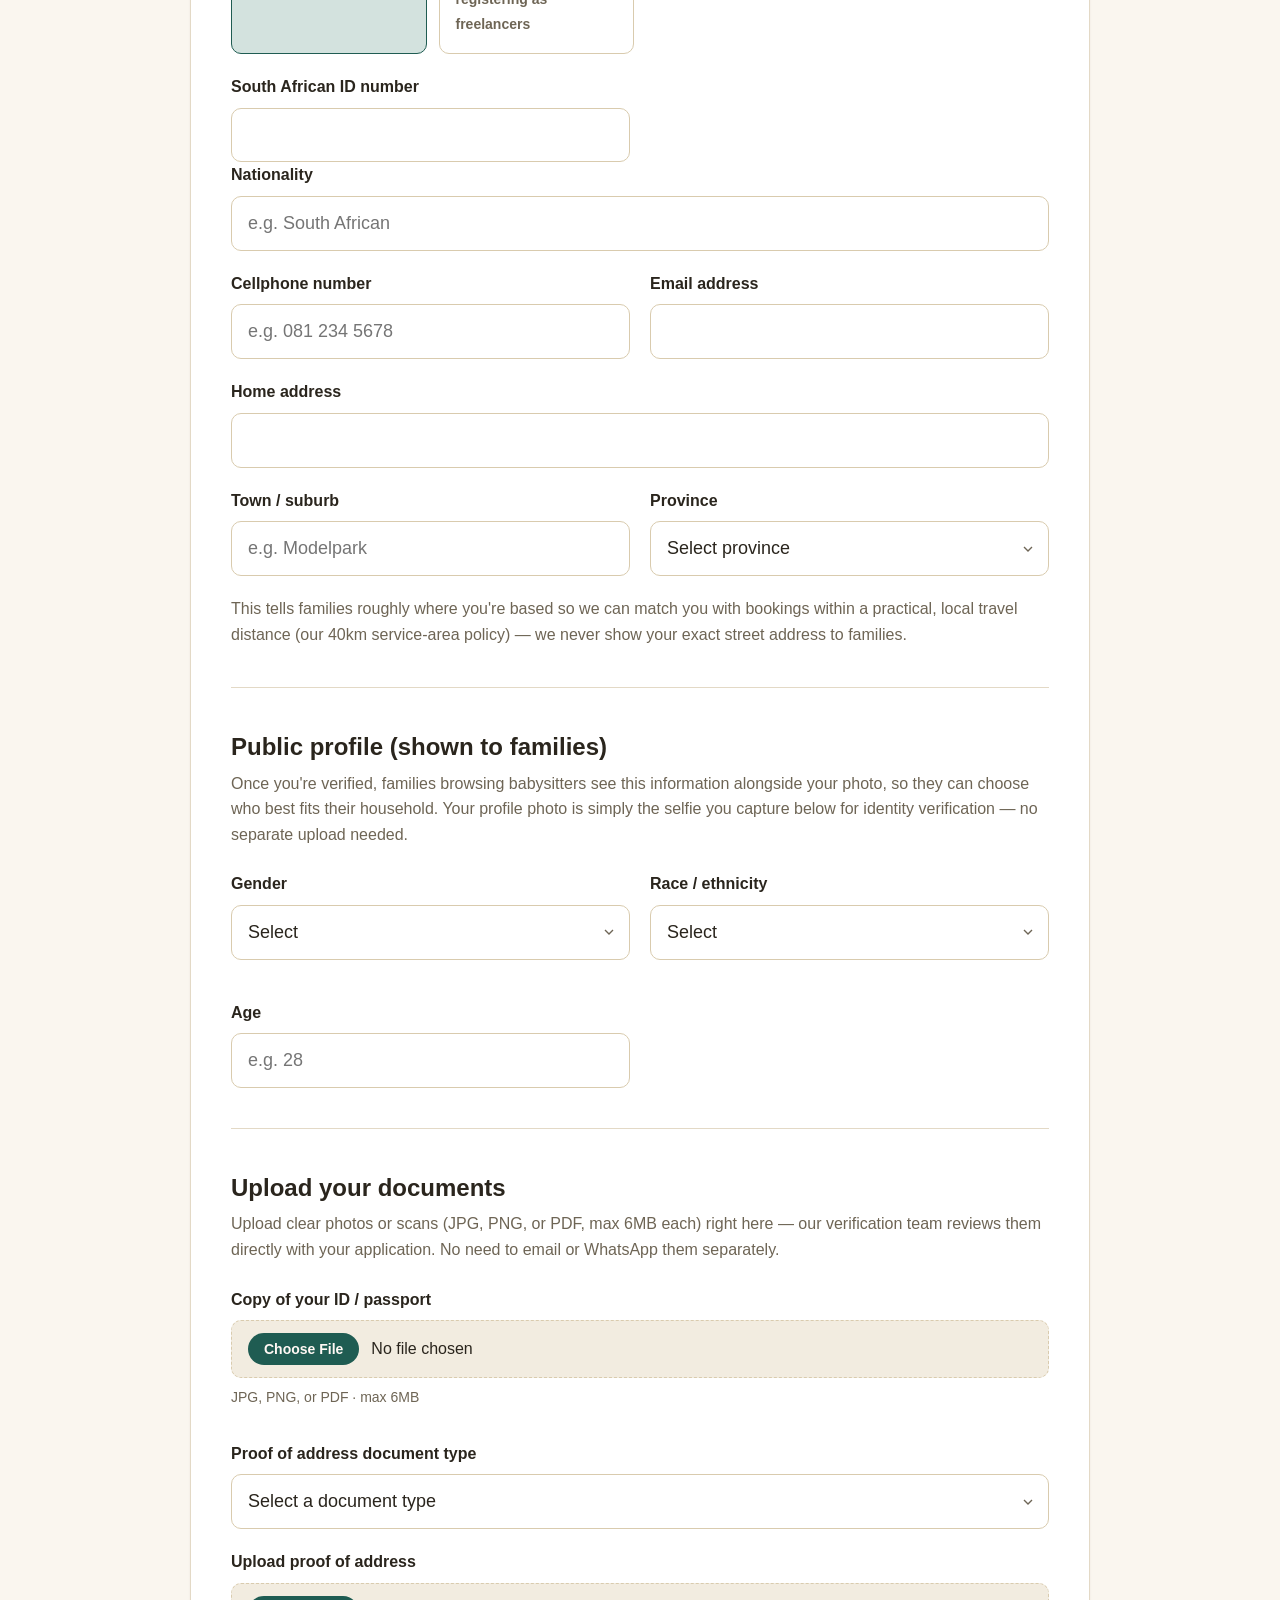
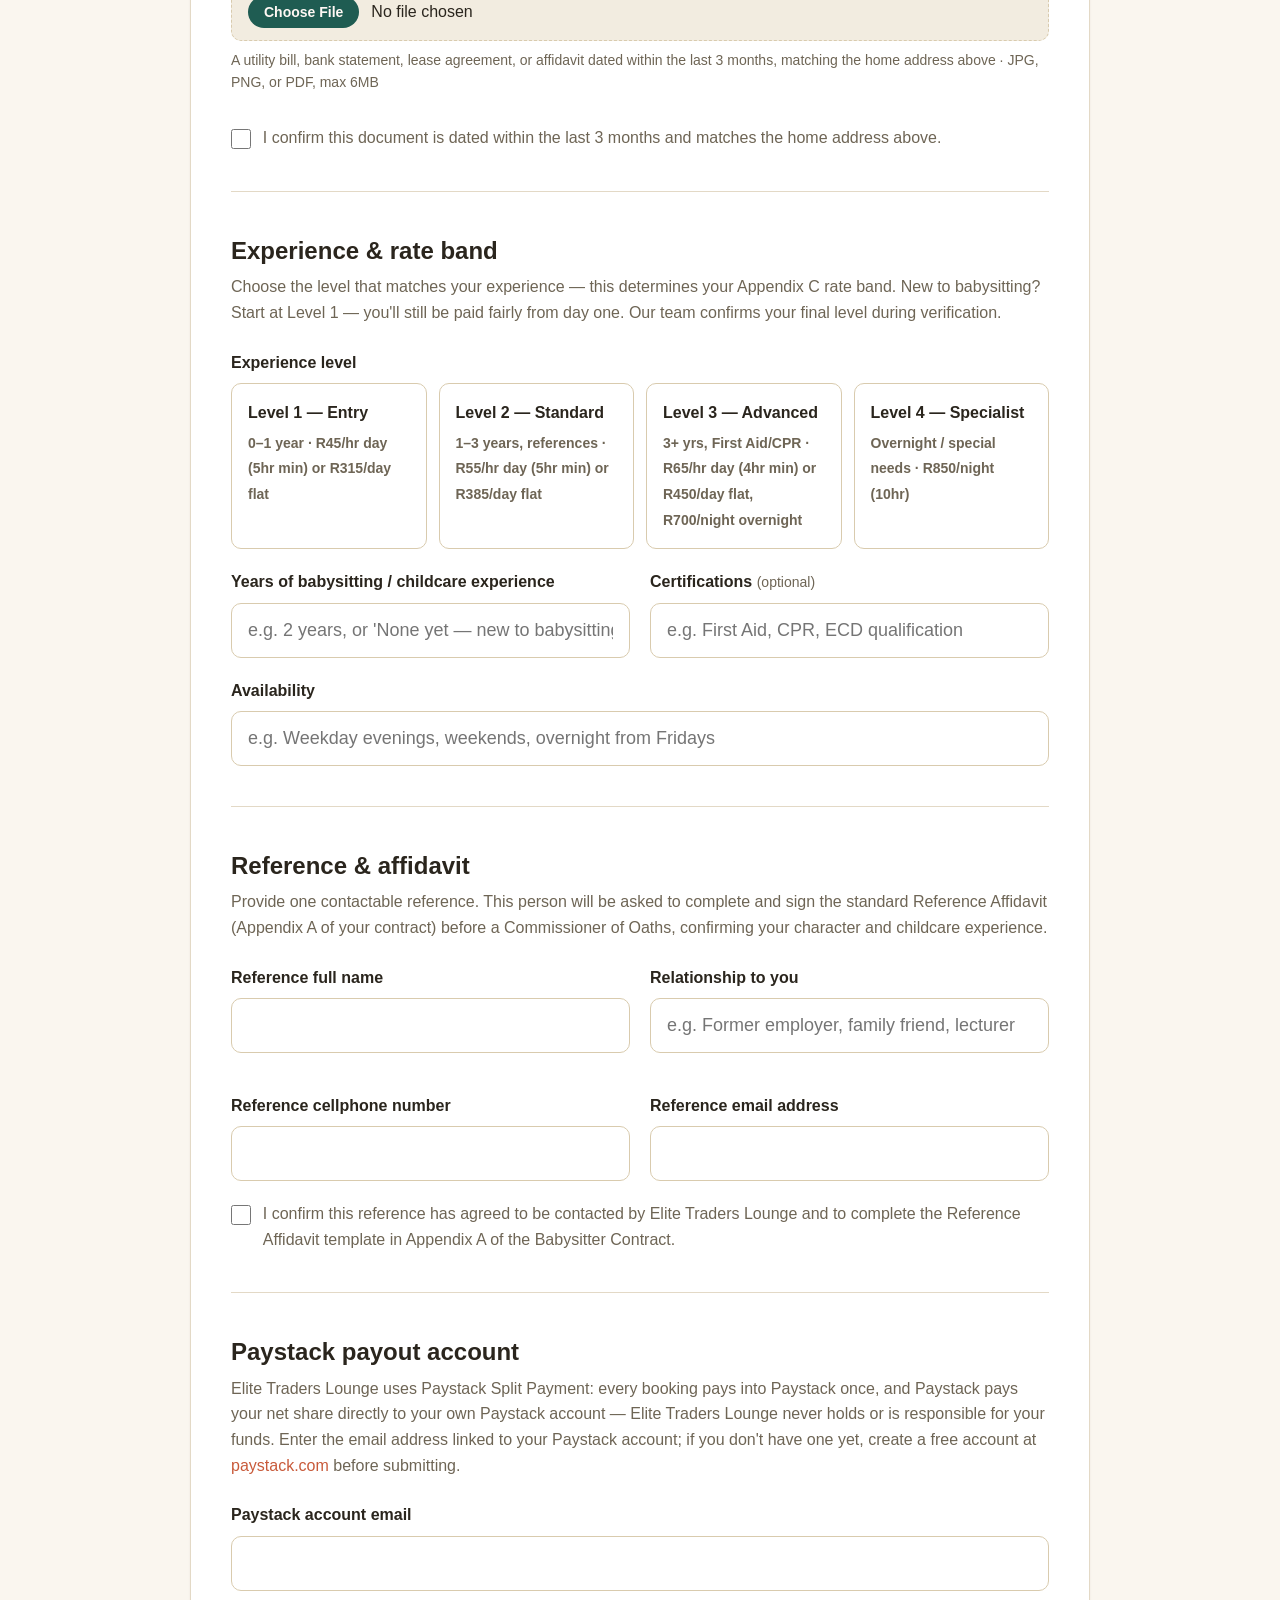
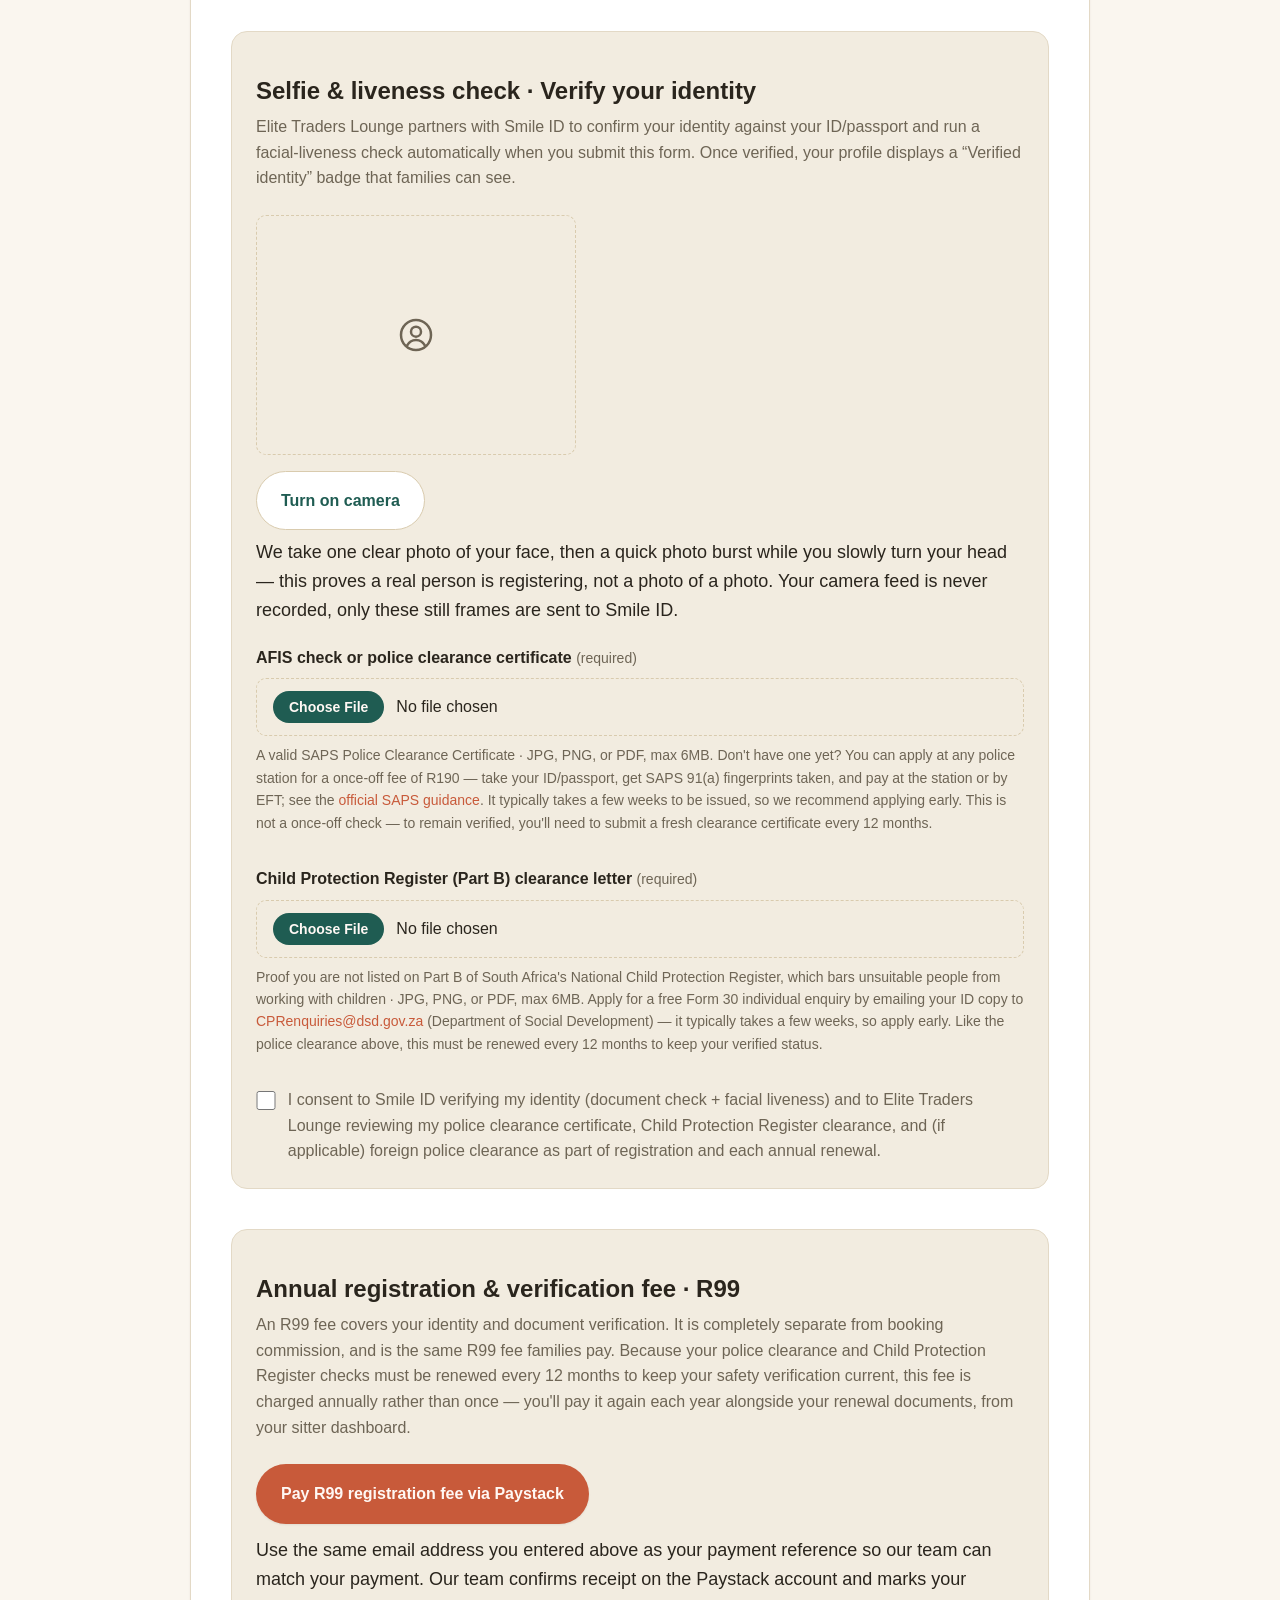
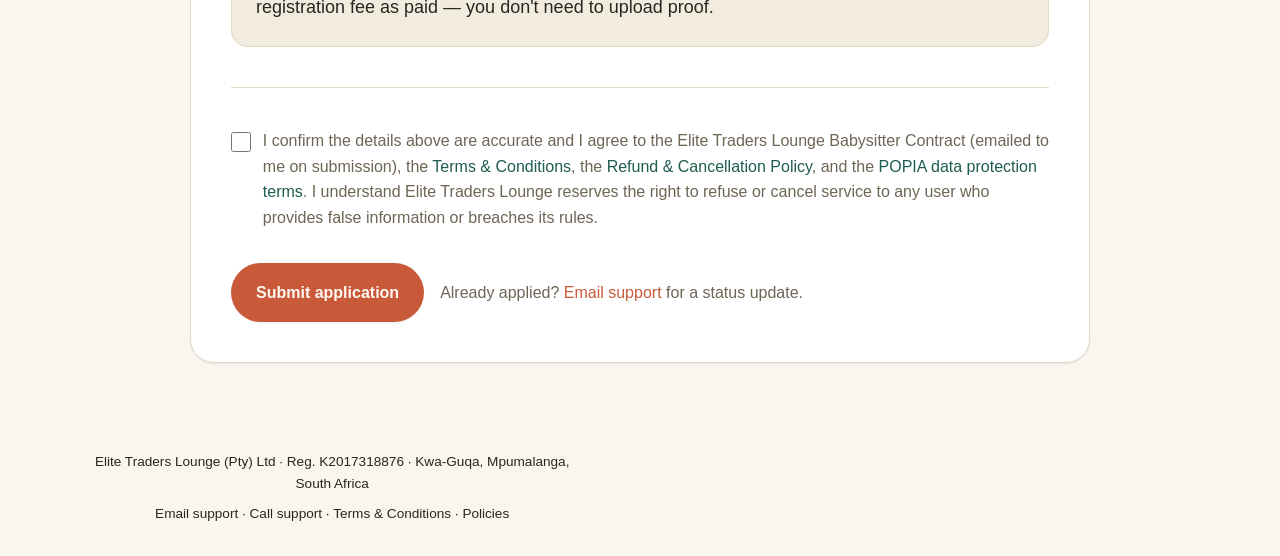
<file: recruit.html>
<!DOCTYPE html>
<html lang="en">
<head>
<meta charset="UTF-8" />
<meta name="viewport" content="width=device-width, initial-scale=1.0" />
<title>Become a Babysitter — Elite Traders Lounge</title>
<meta name="description" content="Register as a verified babysitter with Elite Traders Lounge. No experience required — students earning extra money and experienced caregivers both welcome. Get verified, get paid fairly, get booked." />
<meta name="robots" content="noindex, nofollow" />

<link rel="preconnect" href="https://fonts.googleapis.com" />
<link rel="preconnect" href="https://fonts.gstatic.com" crossorigin />
<link href="https://api.fontshare.com/v2/css?f[]=chillax@400,500,600,700&f[]=general-sans@400,500,600,700&display=swap" rel="stylesheet" />

<link rel="stylesheet" href="./base.css" />
<link rel="stylesheet" href="./style.css" />
<style>
  /* Recruitment-page-only overrides — keep this page self-contained, no site nav */
  .recruit-header {
    border-bottom: 1px solid var(--border);
    background: var(--surface);
  }
  .recruit-header .container {
    display: flex;
    align-items: center;
    justify-content: space-between;
    padding: var(--space-4) var(--space-5);
  }
  .recruit-brand {
    display: flex;
    align-items: center;
    gap: var(--space-3);
    color: var(--text);
  }
  .recruit-brand svg { width: 32px; height: 32px; color: var(--primary); flex-shrink: 0; }
  .recruit-brand span { font-family: var(--font-display); font-weight: 600; font-size: 1.05rem; line-height: 1.2; }
  .recruit-audience {
    display: grid;
    grid-template-columns: repeat(auto-fit, minmax(220px, 1fr));
    gap: var(--space-4);
    margin: var(--space-6) 0;
  }
  .recruit-audience__card {
    background: var(--surface);
    border: 1px solid var(--border);
    border-radius: var(--radius-lg);
    padding: var(--space-5);
  }
  .recruit-audience__card h3 { margin: 0 0 var(--space-2); font-size: 1.05rem; }
  .recruit-audience__card p { margin: 0; color: var(--text-muted); font-size: 0.95rem; }
  .recruit-footer {
    border-top: 1px solid var(--border);
    padding: var(--space-6) var(--space-5);
    text-align: center;
    color: var(--text-muted);
    font-size: 0.85rem;
  }
  .recruit-footer a { color: var(--text-muted); }
  .recruit-footer p { margin: 0 0 var(--space-2); }
</style>
</head>
<body>
<a href="#main" class="skip-link">Skip to content</a>

<header class="recruit-header">
  <div class="container">
    <div class="recruit-brand" aria-label="Elite Traders Lounge">
      <svg viewBox="0 0 48 48" fill="none" aria-hidden="true">
        <path d="M24 4 8 11v10c0 12 7 19 16 23 9-4 16-11 16-23V11L24 4Z" stroke="currentColor" stroke-width="2.4" stroke-linejoin="round"/>
        <path d="M24 15c-4.5 0-7 3-7 6.4 0 4.2 4.3 6.7 7 9.6 2.7-2.9 7-5.4 7-9.6 0-3.4-2.5-6.4-7-6.4Z" fill="currentColor"/>
      </svg>
      <span>Elite Traders Lounge<br />Babysitter Registration</span>
    </div>
    <button class="theme-toggle" data-theme-toggle aria-label="Switch to dark mode">
      <svg width="18" height="18" viewBox="0 0 24 24" fill="none" stroke="currentColor" stroke-width="2"><path d="M21 12.79A9 9 0 1 1 11.21 3 7 7 0 0 0 21 12.79z"/></svg>
    </button>
  </div>
</header>

<main id="main">

  <section class="page-hero">
    <div class="container container--narrow">
      <span class="eyebrow">Babysitters wanted</span>
      <h1>Earn money caring for children — no experience required to start.</h1>
      <p>Whether you're a student looking to earn extra money in your spare time, or you've spent years caring for children and have the patience and love to prove it — Elite Traders Lounge has a place for you. Register below, get verified, and start receiving paid bookings from families near you.</p>
      <div class="alert alert--info" style="margin-bottom: var(--space-6);">
        <svg width="20" height="20" viewBox="0 0 24 24" fill="none" stroke="currentColor" stroke-width="2"><rect x="3" y="4" width="18" height="18" rx="2"/><path d="M16 2v4M8 2v4M3 10h18"/></svg>
        <span><strong>Bookings open December 2026 &ndash; January 2027.</strong> We're onboarding and verifying babysitters now so you're fully ready to receive your first paid booking as soon as bookings go live in your area. Register today &mdash; there's no cost or obligation to apply.</span>
      </div>
      <div class="recruit-audience">
        <div class="recruit-audience__card">
          <h3>Students &amp; anyone new to babysitting</h3>
          <p>No formal experience yet? Register as Level 1 (Entry). You'll still be fairly paid — R45/hour minimum — while you build your track record and references.</p>
        </div>
        <div class="recruit-audience__card">
          <h3>Experienced caregivers</h3>
          <p>Years of childcare experience, First Aid/CPR training, or overnight/special-needs experience earns you a higher rate band — up to R85/hour.</p>
        </div>
        <div class="recruit-audience__card">
          <h3>Anyone with patience &amp; love for children</h3>
          <p>What matters most is that you're reliable, trustworthy, and genuinely good with kids. We verify your identity and background so families can trust you from day one.</p>
        </div>
      </div>
      <div class="alert alert--info">
        <svg width="20" height="20" viewBox="0 0 24 24" fill="none" stroke="currentColor" stroke-width="2"><circle cx="12" cy="12" r="10"/><path d="M12 16v-4M12 8h.01"/></svg>
        <span>Every applicant completes identity verification (Smile ID) before receiving bookings, and every booking pays at or above the National Minimum Wage (R30.23/hour, effective 1 March 2026) &mdash; never negotiated down. New to this? Read our <a href="./recruit-guide.html">simple, step-by-step getting started guide</a> first &mdash; it walks you through everything, including creating your Paystack account.</span>
      </div>
    </div>
  </section>

  <section class="section-pad section-pad--tight">
    <div class="container container--narrow">
      <div class="form-shell">
        <form id="sitter-form" novalidate>
          <div class="hp-field" aria-hidden="true">
            <label for="sitter_website">Leave this field blank</label>
            <input type="text" id="sitter_website" name="website" tabindex="-1" autocomplete="off" />
          </div>

          <div class="form-section">
            <div class="form-section__title">Your details</div>
            <div class="form-section__hint">This information is used for identity verification and to contact you about bookings.</div>
            <div class="field">
              <label for="full_name">Full name</label>
              <input type="text" id="full_name" name="full_name" autocomplete="name" required minlength="2" maxlength="120" />
            </div>

            <div class="field">
              <label>Identity document</label>
              <div class="radio-cards" data-id-type-group>
                <label class="radio-card">
                  <input type="radio" name="id_type" value="sa_id" checked data-id-type-toggle />
                  <strong>South African ID</strong>
                  <span>SA citizens &amp; permanent residents</span>
                </label>
                <label class="radio-card">
                  <input type="radio" name="id_type" value="passport" data-id-type-toggle />
                  <strong>Passport + work permit</strong>
                  <span>Foreign nationals registering as freelancers</span>
                </label>
              </div>
            </div>

            <div class="field-grid" data-id-fields="sa_id">
              <div class="field">
                <label for="id_number">South African ID number</label>
                <input type="text" id="id_number" name="id_number" inputmode="numeric" minlength="5" maxlength="20" />
              </div>
            </div>

            <div class="field-grid" data-id-fields="passport" hidden>
              <div class="field">
                <label for="passport_number">Passport number</label>
                <input type="text" id="passport_number" name="passport_number" maxlength="20" />
              </div>
              <div class="field">
                <label for="work_permit_number">Work permit number</label>
                <input type="text" id="work_permit_number" name="work_permit_number" maxlength="40" />
                <span class="field__hint">Required by South African immigration law &mdash; freelance babysitters who are not SA citizens or permanent residents must hold a valid work permit.</span>
              </div>
              <div class="field">
                <label for="work_permit_expiry">Work permit expiry date</label>
                <input type="date" id="work_permit_expiry" name="work_permit_expiry" />
              </div>
            </div>

            <div class="field">
              <label for="nationality">Nationality</label>
              <input type="text" id="nationality" name="nationality" required maxlength="60" placeholder="e.g. South African" />
            </div>

            <div class="field-grid">
              <div class="field">
                <label for="phone">Cellphone number</label>
                <input type="tel" id="phone" name="phone" autocomplete="tel" required minlength="7" maxlength="20" placeholder="e.g. 081 234 5678" />
              </div>
              <div class="field">
                <label for="email">Email address</label>
                <input type="email" id="email" name="email" autocomplete="email" required />
              </div>
            </div>
            <div class="field">
              <label for="address">Home address</label>
              <input type="text" id="address" name="address" autocomplete="street-address" required minlength="5" maxlength="300" />
            </div>
            <div class="field-grid">
              <div class="field">
                <label for="town">Town / suburb</label>
                <input type="text" id="town" name="town" autocomplete="address-level2" required minlength="2" maxlength="80" placeholder="e.g. Modelpark" />
              </div>
              <div class="field">
                <label for="province">Province</label>
                <select id="province" name="province" required>
                  <option value="">Select province</option>
                  <option>Gauteng</option>
                  <option>Mpumalanga</option>
                  <option>Western Cape</option>
                  <option>Eastern Cape</option>
                  <option>KwaZulu-Natal</option>
                  <option>Free State</option>
                  <option>Limpopo</option>
                  <option>North West</option>
                  <option>Northern Cape</option>
                </select>
              </div>
            </div>
            <div class="form-section__hint">This tells families roughly where you're based so we can match you with bookings within a practical, local travel distance (our 40km service-area policy) &mdash; we never show your exact street address to families.</div>
          </div>

          <div class="form-section">
            <div class="form-section__title">Public profile (shown to families)</div>
            <div class="form-section__hint">Once you're verified, families browsing babysitters see this information alongside your photo, so they can choose who best fits their household. Your profile photo is simply the selfie you capture below for identity verification &mdash; no separate upload needed.</div>
            <div class="field-grid">
              <div class="field">
                <label for="profile_gender">Gender</label>
                <select id="profile_gender" name="profile_gender" required>
                  <option value="" disabled selected>Select</option>
                  <option value="female">Female</option>
                  <option value="male">Male</option>
                  <option value="prefer_not_to_say">Prefer not to say</option>
                </select>
              </div>
              <div class="field">
                <label for="profile_race">Race / ethnicity</label>
                <select id="profile_race" name="profile_race" required>
                  <option value="" disabled selected>Select</option>
                  <option value="black_african">Black African</option>
                  <option value="coloured">Coloured</option>
                  <option value="indian_asian">Indian / Asian</option>
                  <option value="white">White</option>
                  <option value="other">Other</option>
                  <option value="prefer_not_to_say">Prefer not to say</option>
                </select>
              </div>
              <div class="field">
                <label for="profile_age">Age</label>
                <input type="number" id="profile_age" name="profile_age" min="18" max="80" required placeholder="e.g. 28" />
              </div>
            </div>
          </div>

          <div class="form-section">
            <div class="form-section__title">Upload your documents</div>
            <div class="form-section__hint">Upload clear photos or scans (JPG, PNG, or PDF, max 6MB each) right here &mdash; our verification team reviews them directly with your application. No need to email or WhatsApp them separately.</div>
            <div class="field">
              <label for="id_document">Copy of your ID / passport</label>
              <input type="file" id="id_document" name="id_document" accept=".jpg,.jpeg,.png,.pdf,image/jpeg,image/png,application/pdf" required />
              <span class="field__hint">JPG, PNG, or PDF &middot; max 6MB</span>
              <span class="file-status" id="id_document-status"></span>
            </div>
            <div class="field">
              <label for="proof_of_address_type">Proof of address document type</label>
              <select id="proof_of_address_type" name="proof_of_address_type" required>
                <option value="" disabled selected>Select a document type</option>
                <option value="utility_bill">Utility bill (municipal / electricity / water)</option>
                <option value="bank_statement">Bank statement</option>
                <option value="lease_agreement">Lease agreement</option>
                <option value="affidavit">Affidavit confirming residential address</option>
              </select>
            </div>
            <div class="field">
              <label for="proof_of_address_document">Upload proof of address</label>
              <input type="file" id="proof_of_address_document" name="proof_of_address_document" accept=".jpg,.jpeg,.png,.pdf,image/jpeg,image/png,application/pdf" required />
              <span class="field__hint">A utility bill, bank statement, lease agreement, or affidavit dated within the last 3 months, matching the home address above &middot; JPG, PNG, or PDF, max 6MB</span>
              <span class="file-status" id="proof_of_address_document-status"></span>
            </div>
            <div class="checkbox-field">
              <input type="checkbox" id="proof_of_address_confirmed" name="proof_of_address_confirmed" required />
              <label for="proof_of_address_confirmed">I confirm this document is dated within the last 3 months and matches the home address above.</label>
            </div>
          </div>

          <div class="form-section">
            <div class="form-section__title">Experience &amp; rate band</div>
            <div class="form-section__hint">Choose the level that matches your experience &mdash; this determines your Appendix C rate band. New to babysitting? Start at Level 1 &mdash; you'll still be paid fairly from day one. Our team confirms your final level during verification.</div>
            <div class="field">
              <label>Experience level</label>
              <div class="radio-cards">
                <label class="radio-card">
                  <input type="radio" name="experience_level" value="1" required />
                  <strong>Level 1 &mdash; Entry</strong>
                  <span>0&ndash;1 year &middot; R45/hr day (5hr min) or R315/day flat</span>
                </label>
                <label class="radio-card">
                  <input type="radio" name="experience_level" value="2" />
                  <strong>Level 2 &mdash; Standard</strong>
                  <span>1&ndash;3 years, references &middot; R55/hr day (5hr min) or R385/day flat</span>
                </label>
                <label class="radio-card">
                  <input type="radio" name="experience_level" value="3" />
                  <strong>Level 3 &mdash; Advanced</strong>
                  <span>3+ yrs, First Aid/CPR &middot; R65/hr day (4hr min) or R450/day flat, R700/night overnight</span>
                </label>
                <label class="radio-card">
                  <input type="radio" name="experience_level" value="4" />
                  <strong>Level 4 &mdash; Specialist</strong>
                  <span>Overnight / special needs &middot; R850/night (10hr)</span>
                </label>
              </div>
            </div>
            <div class="field-grid">
              <div class="field">
                <label for="years_experience">Years of babysitting / childcare experience</label>
                <input type="text" id="years_experience" name="years_experience" required placeholder="e.g. 2 years, or 'None yet — new to babysitting'" />
              </div>
              <div class="field">
                <label for="certifications">Certifications <span class="field__hint">(optional)</span></label>
                <input type="text" id="certifications" name="certifications" placeholder="e.g. First Aid, CPR, ECD qualification" />
              </div>
            </div>
            <div class="field">
              <label for="availability">Availability</label>
              <input type="text" id="availability" name="availability" required minlength="2" maxlength="300" placeholder="e.g. Weekday evenings, weekends, overnight from Fridays" />
            </div>
          </div>

          <div class="form-section">
            <div class="form-section__title">Reference &amp; affidavit</div>
            <div class="form-section__hint">Provide one contactable reference. This person will be asked to complete and sign the standard Reference Affidavit (Appendix A of your contract) before a Commissioner of Oaths, confirming your character and childcare experience.</div>
            <div class="field-grid">
              <div class="field">
                <label for="reference_name">Reference full name</label>
                <input type="text" id="reference_name" name="reference_name" required minlength="2" maxlength="120" />
              </div>
              <div class="field">
                <label for="reference_relationship">Relationship to you</label>
                <input type="text" id="reference_relationship" name="reference_relationship" required minlength="2" maxlength="80" placeholder="e.g. Former employer, family friend, lecturer" />
              </div>
              <div class="field">
                <label for="reference_phone">Reference cellphone number</label>
                <input type="tel" id="reference_phone" name="reference_phone" required minlength="7" maxlength="20" />
              </div>
              <div class="field">
                <label for="reference_email">Reference email address</label>
                <input type="email" id="reference_email" name="reference_email" required />
              </div>
            </div>
            <div class="checkbox-field">
              <input type="checkbox" id="reference_affidavit_consent" name="reference_affidavit_consent" required />
              <label for="reference_affidavit_consent">I confirm this reference has agreed to be contacted by Elite Traders Lounge and to complete the Reference Affidavit template in Appendix A of the Babysitter Contract.</label>
            </div>
          </div>

          <div class="form-section">
            <div class="form-section__title">Paystack payout account</div>
            <div class="form-section__hint">Elite Traders Lounge uses Paystack Split Payment: every booking pays into Paystack once, and Paystack pays your net share directly to your own Paystack account &mdash; Elite Traders Lounge never holds or is responsible for your funds. Enter the email address linked to your Paystack account; if you don't have one yet, create a free account at <a href="https://paystack.com" target="_blank" rel="noopener">paystack.com</a> before submitting.</div>
            <div class="field">
              <label for="paystack_email">Paystack account email</label>
              <input type="email" id="paystack_email" name="paystack_email" required />
            </div>
          </div>

          <div class="form-section form-section--final">
            <div class="form-section__title">Selfie &amp; liveness check &middot; Verify your identity</div>
            <div class="form-section__hint">Elite Traders Lounge partners with Smile ID to confirm your identity against your ID/passport and run a facial-liveness check automatically when you submit this form. Once verified, your profile displays a &ldquo;Verified identity&rdquo; badge that families can see.</div>
            <div class="selfie-capture" id="selfie-capture">
              <div class="selfie-capture__frame">
                <div class="selfie-capture__placeholder" id="selfie-placeholder">
                  <svg viewBox="0 0 24 24" fill="none" stroke="currentColor" stroke-width="1.5"><circle cx="12" cy="12" r="9"/><circle cx="12" cy="10" r="3"/><path d="M6.5 18.5c1.2-2.3 3.2-3.5 5.5-3.5s4.3 1.2 5.5 3.5"/></svg>
                </div>
                <video id="selfie-video" autoplay playsinline muted hidden></video>
                <img id="selfie-preview" hidden alt="Captured selfie preview" />
                <canvas id="selfie-canvas" hidden></canvas>
              </div>
              <div class="selfie-capture__actions">
                <button type="button" class="btn btn--secondary" id="selfie-start-btn">Turn on camera</button>
                <button type="button" class="btn btn--primary" id="selfie-capture-btn" hidden>Capture selfie</button>
                <button type="button" class="btn btn--ghost" id="selfie-retake-btn" hidden>Retake</button>
              </div>
              <span class="field__hint">We take one clear photo of your face, then a quick photo burst while you slowly turn your head &mdash; this proves a real person is registering, not a photo of a photo. Your camera feed is never recorded, only these still frames are sent to Smile ID.</span>
              <span class="file-status" id="selfie-status"></span>
            </div>
            <div class="field">
              <label for="police_clearance_document">AFIS check or police clearance certificate <span class="field__hint">(required)</span></label>
              <input type="file" id="police_clearance_document" name="police_clearance_document" accept=".jpg,.jpeg,.png,.pdf,image/jpeg,image/png,application/pdf" required />
              <span class="field__hint">A valid SAPS Police Clearance Certificate &middot; JPG, PNG, or PDF, max 6MB. Don't have one yet? You can apply at any police station for a once-off fee of R190 &mdash; take your ID/passport, get SAPS 91(a) fingerprints taken, and pay at the station or by EFT; see the <a href="https://www.saps.gov.za/services/applying_clearence_certificate.php" target="_blank" rel="noopener">official SAPS guidance</a>. It typically takes a few weeks to be issued, so we recommend applying early. This is not a once-off check &mdash; to remain verified, you'll need to submit a fresh clearance certificate every 12 months.</span>
              <span class="file-status" id="police_clearance_document-status"></span>
            </div>
            <div class="field">
              <label for="child_protection_clearance_document">Child Protection Register (Part B) clearance letter <span class="field__hint">(required)</span></label>
              <input type="file" id="child_protection_clearance_document" name="child_protection_clearance_document" accept=".jpg,.jpeg,.png,.pdf,image/jpeg,image/png,application/pdf" required />
              <span class="field__hint">Proof you are not listed on Part B of South Africa's National Child Protection Register, which bars unsuitable people from working with children &middot; JPG, PNG, or PDF, max 6MB. Apply for a free Form 30 individual enquiry by emailing your ID copy to <a href="mailto:CPRenquiries@dsd.gov.za">CPRenquiries@dsd.gov.za</a> (Department of Social Development) &mdash; it typically takes a few weeks, so apply early. Like the police clearance above, this must be renewed every 12 months to keep your verified status.</span>
              <span class="file-status" id="child_protection_clearance_document-status"></span>
            </div>
            <div class="field-grid" data-id-fields="passport" hidden>
              <div class="field">
                <label for="foreign_police_clearance_document">Foreign police clearance certificate <span class="field__hint">(required for non-SA sitters)</span></label>
                <input type="file" id="foreign_police_clearance_document" name="foreign_police_clearance_document" accept=".jpg,.jpeg,.png,.pdf,image/jpeg,image/png,application/pdf" />
                <span class="field__hint">South African immigration law requires foreign nationals to also provide a police clearance certificate from any country they lived in for 12+ months as an adult during the last 5 years, issued within the last 6 months &middot; JPG, PNG, or PDF, max 6MB. Contact that country's police or diplomatic mission for the correct process. This also needs renewing every 12 months.</span>
                <span class="file-status" id="foreign_police_clearance_document-status"></span>
              </div>
            </div>
            <div class="checkbox-field">
              <input type="checkbox" id="smile_id_consent" name="smile_id_consent" required />
              <label for="smile_id_consent">I consent to Smile ID verifying my identity (document check + facial liveness) and to Elite Traders Lounge reviewing my police clearance certificate, Child Protection Register clearance, and (if applicable) foreign police clearance as part of registration and each annual renewal.</label>
            </div>
          </div>

          <div class="form-section form-section--final">
            <div class="form-section__title">Annual registration &amp; verification fee &middot; R99</div>
            <div class="form-section__hint">An R99 fee covers your identity and document verification. It is completely separate from booking commission, and is the same R99 fee families pay. Because your police clearance and Child Protection Register checks must be renewed every 12 months to keep your safety verification current, this fee is charged annually rather than once &mdash; you'll pay it again each year alongside your renewal documents, from your sitter dashboard.</div>
            <a href="https://paystack.shop/pay/-c63v2905q" target="_blank" rel="noopener" class="btn btn--primary">Pay R99 registration fee via Paystack</a>
            <span class="field__hint" style="display:block;margin-top:var(--space-3);">Use the same email address you entered above as your payment reference so our team can match your payment. Our team confirms receipt on the Paystack account and marks your registration fee as paid &mdash; you don't need to upload proof.</span>
          </div>

          <div class="form-section">
            <div class="checkbox-field">
              <input type="checkbox" id="agreed_terms" name="agreed_terms" required />
              <label for="agreed_terms">I confirm the details above are accurate and I agree to the Elite Traders Lounge Babysitter Contract (emailed to me on submission), the <a href="./terms.html">Terms &amp; Conditions</a>, the <a href="./policies.html#refund-policy">Refund &amp; Cancellation Policy</a>, and the <a href="./policies.html#popia">POPIA data protection terms</a>. I understand Elite Traders Lounge reserves the right to refuse or cancel service to any user who provides false information or breaches its rules.</label>
            </div>
            <div class="form-actions">
              <button type="submit" class="btn btn--primary" id="sitter-submit">Submit application</button>
              <span class="form-section__hint" style="margin:0;">Already applied? <a href="mailto:lemo.masethe@elitetraders.co.za">Email support</a> for a status update.</span>
            </div>
            <div class="alert alert--success" id="sitter-success" hidden>
              <svg viewBox="0 0 24 24" fill="none" stroke="currentColor" stroke-width="2"><path d="M9 12l2 2 4-4M12 3l7 3v6c0 5-3 8.5-7 9-4-.5-7-4-7-9V6l7-3Z"/></svg>
              <span id="sitter-success-text">Application received. Our team will contact you to complete Smile ID verification before you can accept bookings.</span>
              <span class="badge-verified badge-verified--pending" style="margin-left: var(--space-3);"><svg viewBox="0 0 24 24" fill="none" stroke="currentColor" stroke-width="2.5"><circle cx="12" cy="12" r="9"/><path d="M12 7v5l3 3"/></svg>Verification pending</span>
              <a href="#" id="sitter-contract-link" style="margin-left: var(--space-3); white-space: nowrap;" target="_blank" rel="noopener" hidden>Download contract</a>
            </div>
            <div class="booking-ref-box" id="sitter-access-box" hidden>
              <div class="booking-ref-box__item"><span>Your dashboard access code</span><strong id="sitter-access-code">&ndash;</strong></div>
            </div>
            <p class="form-section__hint" id="sitter-access-hint" hidden style="margin-top: var(--space-3);">Save this code &mdash; with your email, it logs you into your babysitter dashboard to accept or decline bookings and set your availability. It's also included in your emailed contract.</p>
            <div class="alert alert--error" id="sitter-error" hidden>
              <svg viewBox="0 0 24 24" fill="none" stroke="currentColor" stroke-width="2"><circle cx="12" cy="12" r="9"/><path d="M12 8v5M12 16h.01"/></svg>
              <span id="sitter-error-text">Something went wrong.</span>
            </div>
          </div>
        </form>
      </div>
    </div>
  </section>

</main>

<footer class="recruit-footer">
  <div class="container">
    <p>Elite Traders Lounge (Pty) Ltd &middot; Reg. K2017318876 &middot; Kwa-Guqa, Mpumalanga, South Africa</p>
    <p><a href="mailto:lemo.masethe@elitetraders.co.za">Email support</a> &middot; <a href="tel:+27814270419">Call support</a> &middot; <a href="./terms.html">Terms &amp; Conditions</a> &middot; <a href="./policies.html">Policies</a></p>
  </div>
</footer>

<script src="./app.js" defer></script>
<script src="./api.js" defer></script>
<script src="./selfie-capture.js" defer></script>
<script src="./register.js" defer></script>
</body>
</html>
</file>
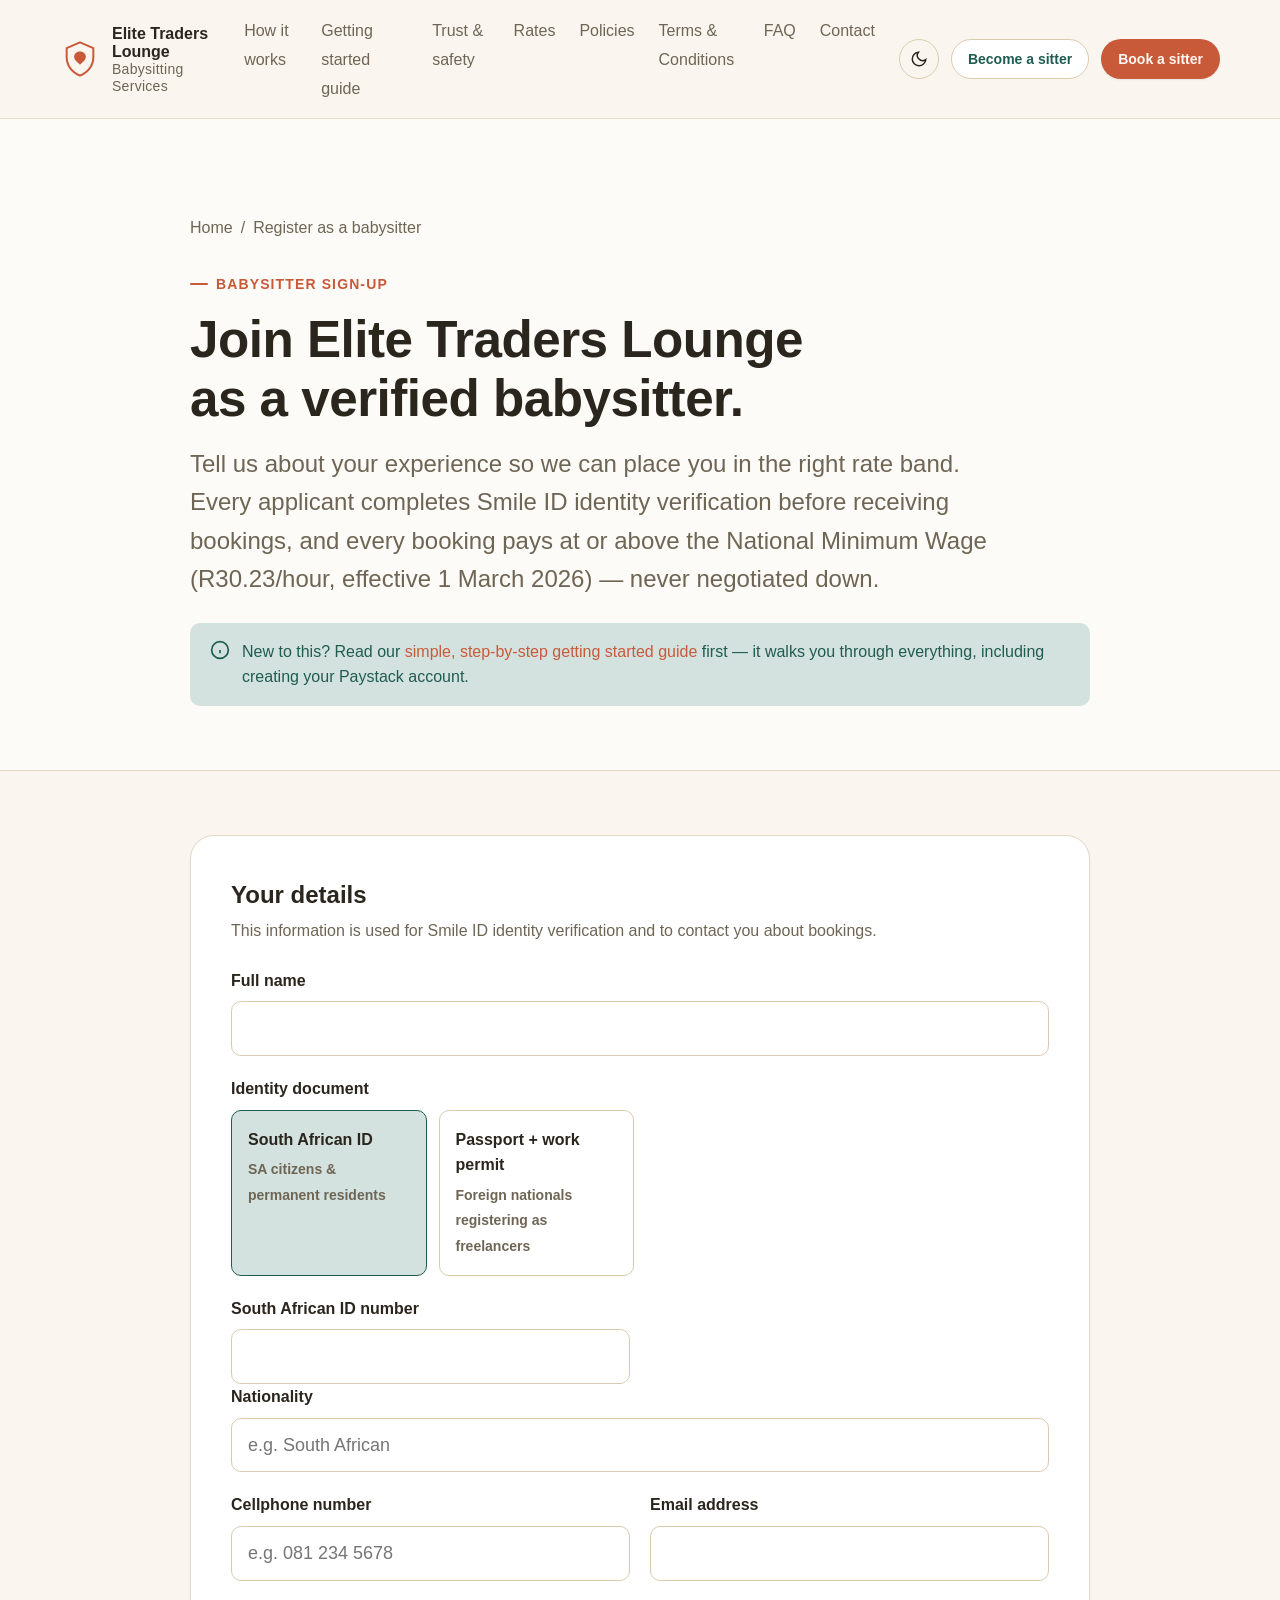
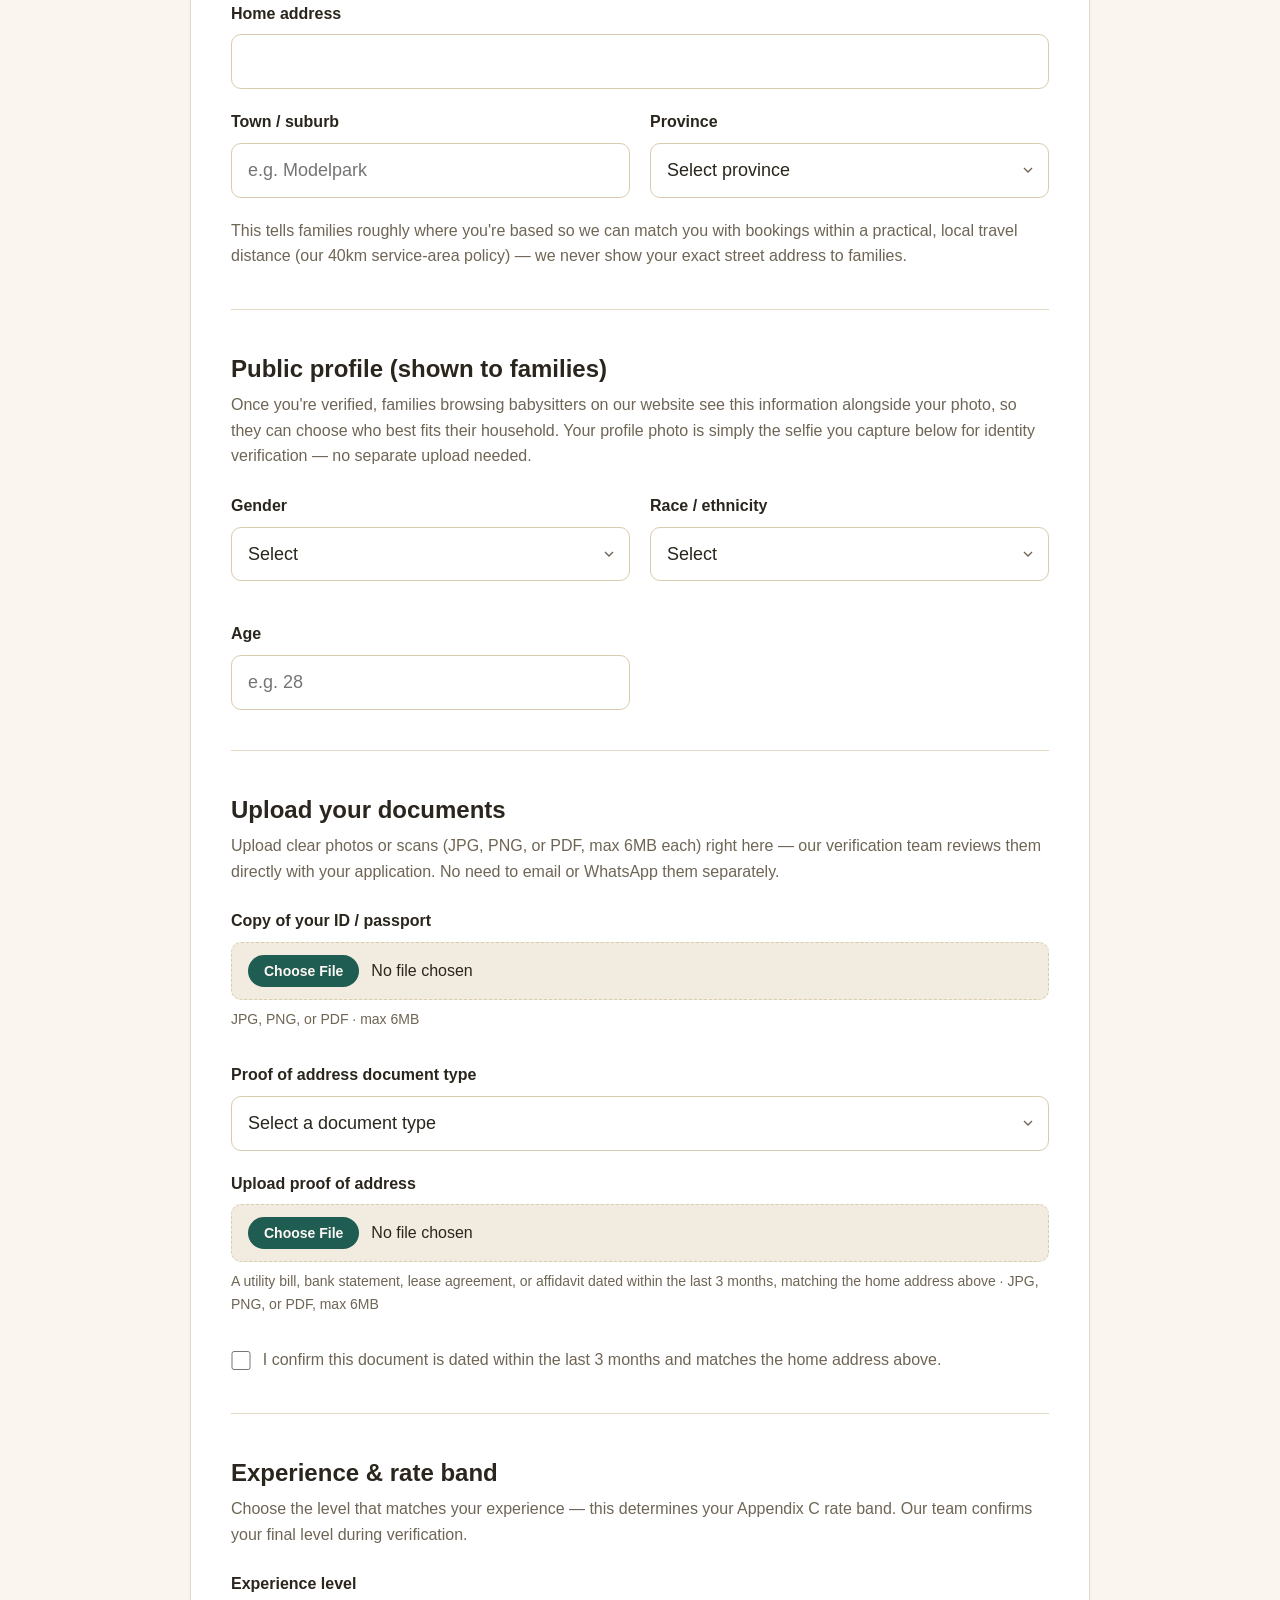
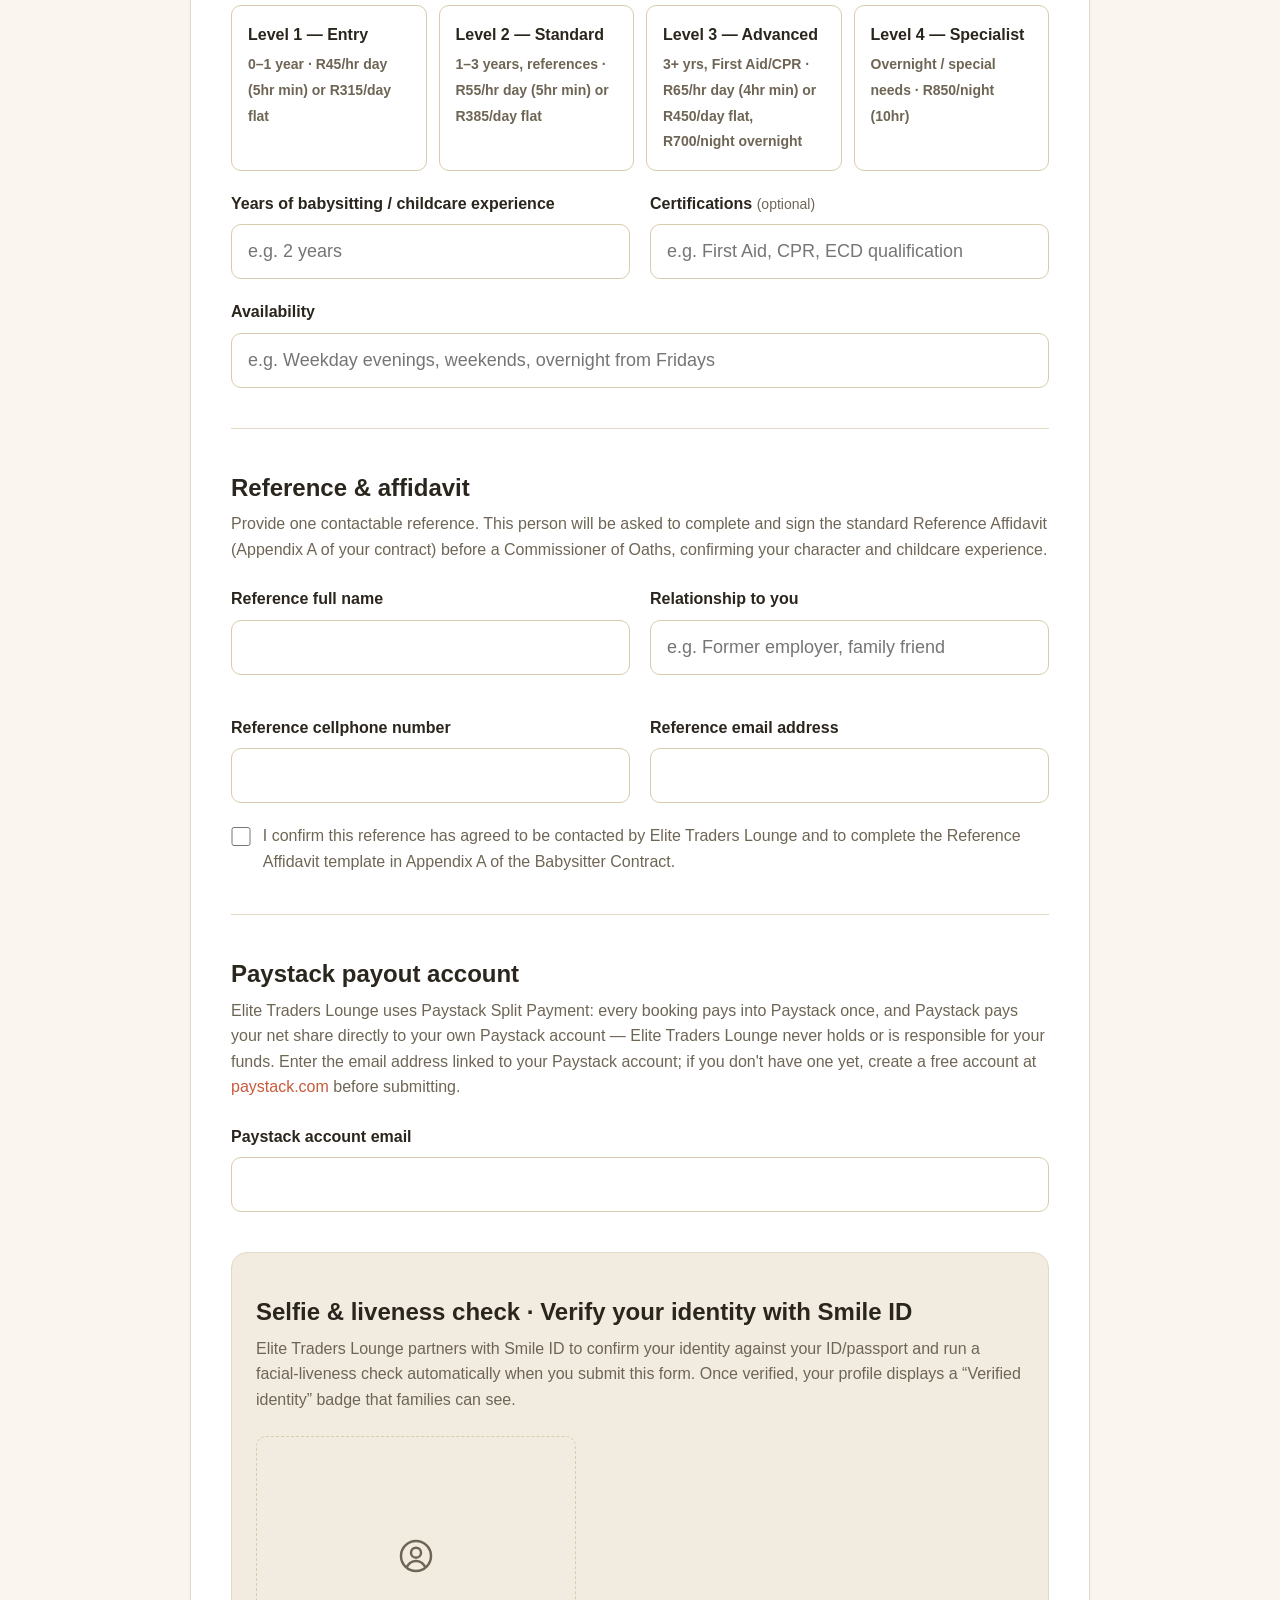
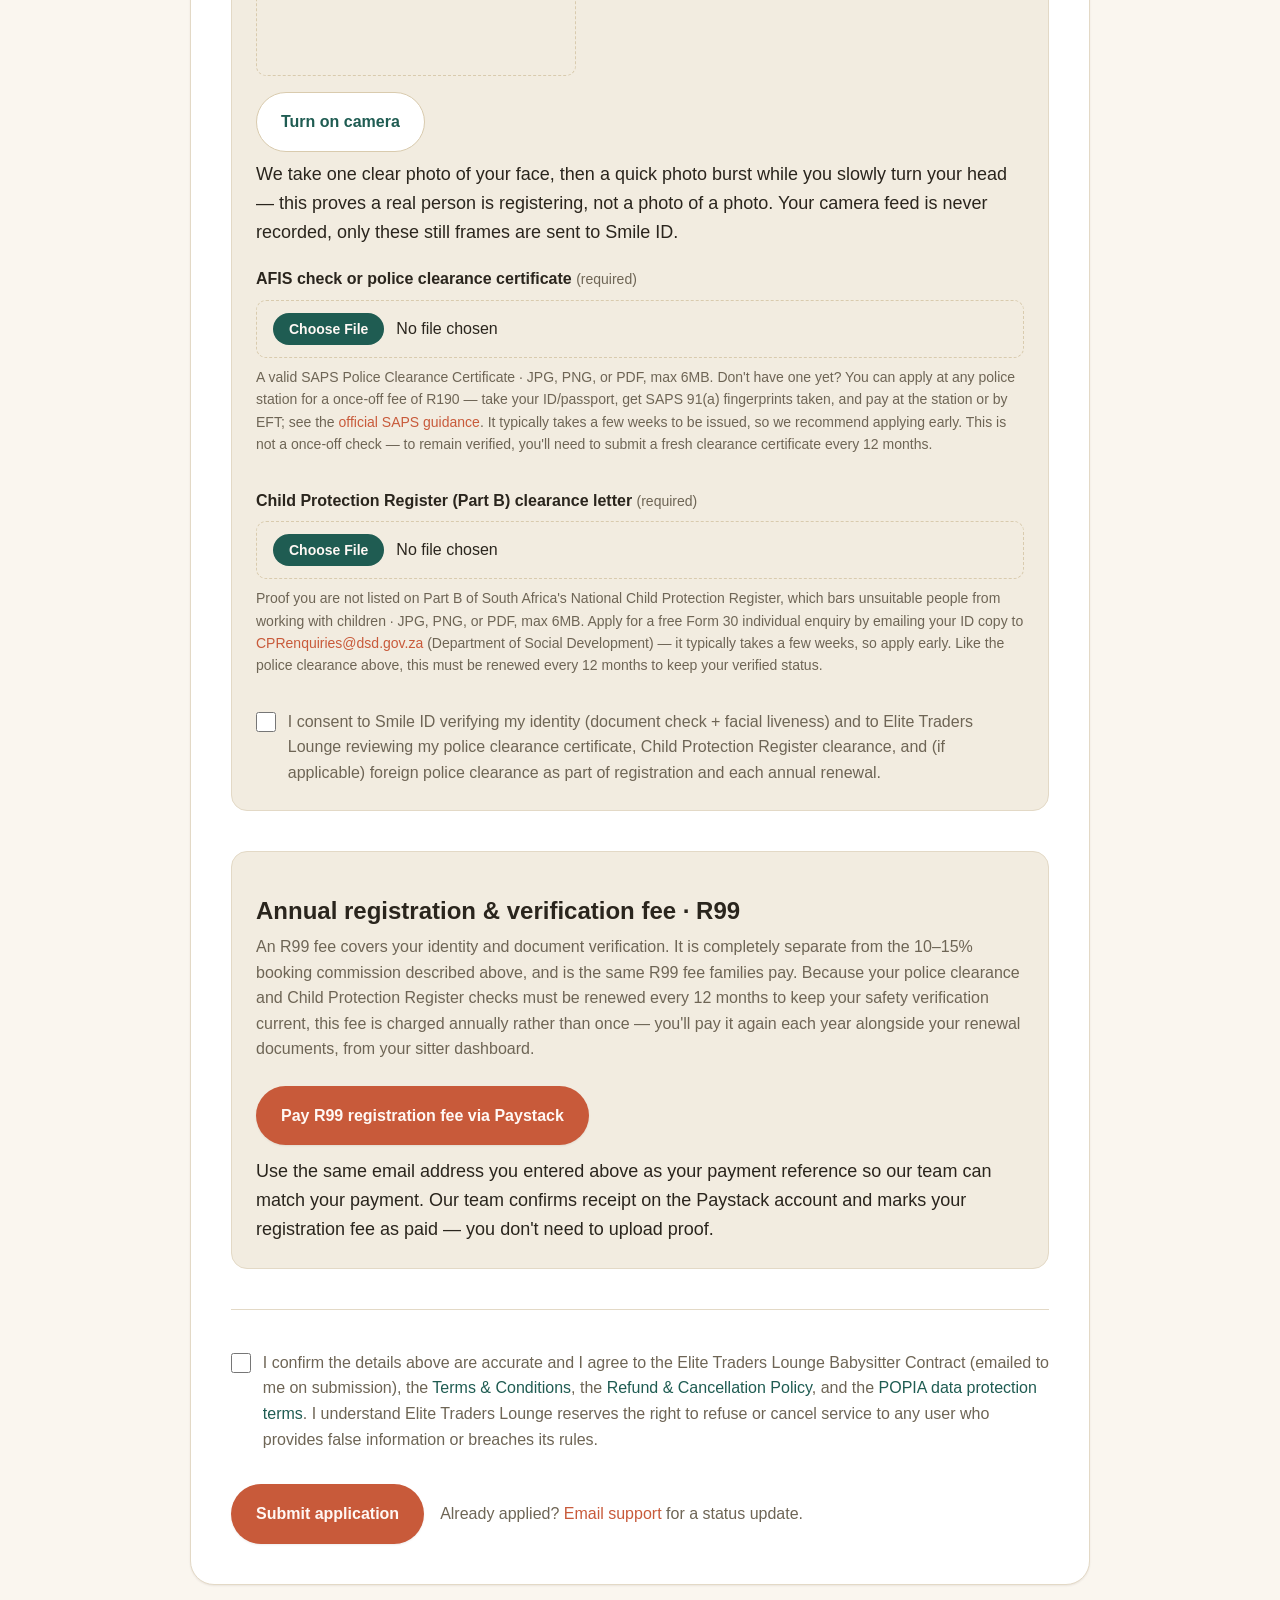
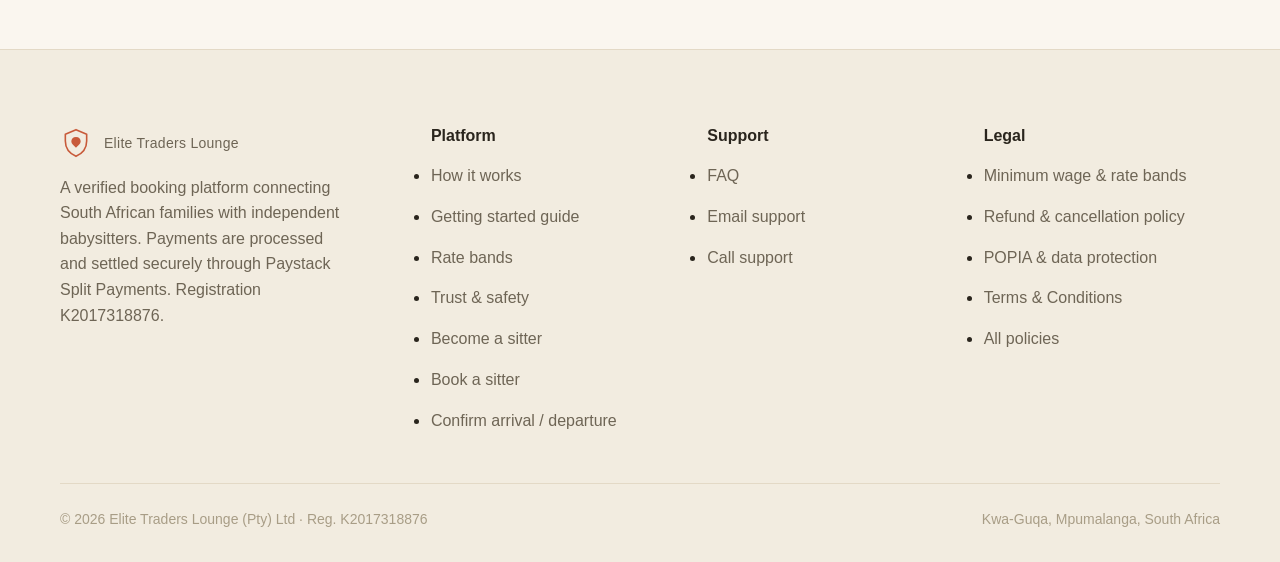
<file: register-sitter.html>
<!DOCTYPE html>
<html lang="en">
<head>
<meta charset="UTF-8" />
<meta name="viewport" content="width=device-width, initial-scale=1.0" />
<title>Register as a Babysitter — Elite Traders Lounge</title>
<meta name="description" content="Sign up as a verified babysitter with Elite Traders Lounge. Select your experience level, get placed in the right Appendix C rate band, and get paid at or above the National Minimum Wage." />

<link rel="preconnect" href="https://fonts.googleapis.com" />
<link rel="preconnect" href="https://fonts.gstatic.com" crossorigin />
<link href="https://api.fontshare.com/v2/css?f[]=chillax@400,500,600,700&f[]=general-sans@400,500,600,700&display=swap" rel="stylesheet" />

<link rel="stylesheet" href="./base.css" />
<link rel="stylesheet" href="./style.css" />
</head>
<body>
<a href="#main" class="skip-link">Skip to content</a>

<header class="header">
  <div class="container header__inner">
    <a href="./index.html" class="brand" aria-label="Elite Traders Lounge home">
      <svg class="brand__mark" viewBox="0 0 48 48" fill="none" aria-hidden="true">
        <path d="M24 4 8 11v10c0 12 7 19 16 23 9-4 16-11 16-23V11L24 4Z" stroke="currentColor" stroke-width="2.4" stroke-linejoin="round"/>
        <path d="M24 15c-4.5 0-7 3-7 6.4 0 4.2 4.3 6.7 7 9.6 2.7-2.9 7-5.4 7-9.6 0-3.4-2.5-6.4-7-6.4Z" fill="currentColor"/>
      </svg>
      <span class="brand__name">
        <span>Elite Traders Lounge</span>
        <span>Babysitting Services</span>
      </span>
    </a>

    <nav class="nav" aria-label="Primary">
      <ul class="nav__links">
        <li><a href="./index.html#how-it-works">How it works</a></li>
        <li><a href="./guide.html">Getting started guide</a></li>
        <li><a href="./index.html#trust">Trust &amp; safety</a></li>
        <li><a href="./index.html#pricing">Rates</a></li>
        <li><a href="./policies.html">Policies</a></li>
        <li><a href="./terms.html">Terms &amp; Conditions</a></li>
        <li><a href="./index.html#faq">FAQ</a></li>
        <li><a href="./index.html#contact">Contact</a></li>
      </ul>
    </nav>

    <div class="header__actions">
      <button class="theme-toggle" data-theme-toggle aria-label="Switch to dark mode">
        <svg width="18" height="18" viewBox="0 0 24 24" fill="none" stroke="currentColor" stroke-width="2"><path d="M21 12.79A9 9 0 1 1 11.21 3 7 7 0 0 0 21 12.79z"/></svg>
      </button>
      <a href="./register-sitter.html" class="btn btn--secondary btn--sm">Become a sitter</a>
      <a href="./book.html" class="btn btn--primary btn--sm">Book a sitter</a>
      <button class="nav-toggle" aria-label="Open menu" aria-expanded="false" data-menu-toggle>
        <svg width="20" height="20" viewBox="0 0 24 24" fill="none" stroke="currentColor" stroke-width="2"><path d="M3 6h18M3 12h18M3 18h18"/></svg>
      </button>
    </div>
  </div>
  <div class="container">
    <div class="mobile-menu" data-mobile-menu>
      <a href="./index.html#how-it-works">How it works</a>
      <a href="./guide.html">Getting started guide</a>
      <a href="./index.html#trust">Trust &amp; safety</a>
      <a href="./index.html#pricing">Rates</a>
      <a href="./policies.html">Policies</a>
      <a href="./terms.html">Terms &amp; Conditions</a>
      <a href="./index.html#faq">FAQ</a>
      <a href="./index.html#contact">Contact</a>
      <a href="./register-sitter.html">Become a sitter</a>
      <a href="./book.html">Book a sitter</a>
      <a href="./checkin.html">Confirm arrival / departure</a>
    </div>
  </div>
</header>

<main id="main">

  <section class="page-hero">
    <div class="container container--narrow">
      <div class="breadcrumb"><a href="./index.html">Home</a> <span>/</span> <span>Register as a babysitter</span></div>
      <span class="eyebrow">Babysitter sign-up</span>
      <h1>Join Elite Traders Lounge as a verified babysitter.</h1>
      <p>Tell us about your experience so we can place you in the right rate band. Every applicant completes Smile ID identity verification before receiving bookings, and every booking pays at or above the National Minimum Wage (R30.23/hour, effective 1 March 2026) &mdash; never negotiated down.</p>
      <div class="alert alert--info">
        <svg width="20" height="20" viewBox="0 0 24 24" fill="none" stroke="currentColor" stroke-width="2"><circle cx="12" cy="12" r="10"/><path d="M12 16v-4M12 8h.01"/></svg>
        <span>New to this? Read our <a href="./guide.html">simple, step-by-step getting started guide</a> first &mdash; it walks you through everything, including creating your Paystack account.</span>
      </div>
    </div>
  </section>

  <section class="section-pad section-pad--tight">
    <div class="container container--narrow">
      <div class="form-shell">
        <form id="sitter-form" novalidate>
          <div class="hp-field" aria-hidden="true">
            <label for="sitter_website">Leave this field blank</label>
            <input type="text" id="sitter_website" name="website" tabindex="-1" autocomplete="off" />
          </div>

          <div class="form-section">
            <div class="form-section__title">Your details</div>
            <div class="form-section__hint">This information is used for Smile ID identity verification and to contact you about bookings.</div>
            <div class="field">
              <label for="full_name">Full name</label>
              <input type="text" id="full_name" name="full_name" autocomplete="name" required minlength="2" maxlength="120" />
            </div>

            <div class="field">
              <label>Identity document</label>
              <div class="radio-cards" data-id-type-group>
                <label class="radio-card">
                  <input type="radio" name="id_type" value="sa_id" checked data-id-type-toggle />
                  <strong>South African ID</strong>
                  <span>SA citizens &amp; permanent residents</span>
                </label>
                <label class="radio-card">
                  <input type="radio" name="id_type" value="passport" data-id-type-toggle />
                  <strong>Passport + work permit</strong>
                  <span>Foreign nationals registering as freelancers</span>
                </label>
              </div>
            </div>

            <div class="field-grid" data-id-fields="sa_id">
              <div class="field">
                <label for="id_number">South African ID number</label>
                <input type="text" id="id_number" name="id_number" inputmode="numeric" minlength="5" maxlength="20" />
              </div>
            </div>

            <div class="field-grid" data-id-fields="passport" hidden>
              <div class="field">
                <label for="passport_number">Passport number</label>
                <input type="text" id="passport_number" name="passport_number" maxlength="20" />
              </div>
              <div class="field">
                <label for="work_permit_number">Work permit number</label>
                <input type="text" id="work_permit_number" name="work_permit_number" maxlength="40" />
                <span class="field__hint">Required by South African immigration law &mdash; freelance babysitters who are not SA citizens or permanent residents must hold a valid work permit.</span>
              </div>
              <div class="field">
                <label for="work_permit_expiry">Work permit expiry date</label>
                <input type="date" id="work_permit_expiry" name="work_permit_expiry" />
              </div>
            </div>

            <div class="field">
              <label for="nationality">Nationality</label>
              <input type="text" id="nationality" name="nationality" required maxlength="60" placeholder="e.g. South African" />
            </div>

            <div class="field-grid">
              <div class="field">
                <label for="phone">Cellphone number</label>
                <input type="tel" id="phone" name="phone" autocomplete="tel" required minlength="7" maxlength="20" placeholder="e.g. 081 234 5678" />
              </div>
              <div class="field">
                <label for="email">Email address</label>
                <input type="email" id="email" name="email" autocomplete="email" required />
              </div>
            </div>
            <div class="field">
              <label for="address">Home address</label>
              <input type="text" id="address" name="address" autocomplete="street-address" required minlength="5" maxlength="300" />
            </div>
            <div class="field-grid">
              <div class="field">
                <label for="town">Town / suburb</label>
                <input type="text" id="town" name="town" autocomplete="address-level2" required minlength="2" maxlength="80" placeholder="e.g. Modelpark" />
              </div>
              <div class="field">
                <label for="province">Province</label>
                <select id="province" name="province" required>
                  <option value="">Select province</option>
                  <option>Gauteng</option>
                  <option>Mpumalanga</option>
                  <option>Western Cape</option>
                  <option>Eastern Cape</option>
                  <option>KwaZulu-Natal</option>
                  <option>Free State</option>
                  <option>Limpopo</option>
                  <option>North West</option>
                  <option>Northern Cape</option>
                </select>
              </div>
            </div>
            <div class="form-section__hint">This tells families roughly where you're based so we can match you with bookings within a practical, local travel distance (our 40km service-area policy) &mdash; we never show your exact street address to families.</div>
          </div>

          <div class="form-section">
            <div class="form-section__title">Public profile (shown to families)</div>
            <div class="form-section__hint">Once you're verified, families browsing babysitters on our website see this information alongside your photo, so they can choose who best fits their household. Your profile photo is simply the selfie you capture below for identity verification &mdash; no separate upload needed.</div>
            <div class="field-grid">
              <div class="field">
                <label for="profile_gender">Gender</label>
                <select id="profile_gender" name="profile_gender" required>
                  <option value="" disabled selected>Select</option>
                  <option value="female">Female</option>
                  <option value="male">Male</option>
                  <option value="prefer_not_to_say">Prefer not to say</option>
                </select>
              </div>
              <div class="field">
                <label for="profile_race">Race / ethnicity</label>
                <select id="profile_race" name="profile_race" required>
                  <option value="" disabled selected>Select</option>
                  <option value="black_african">Black African</option>
                  <option value="coloured">Coloured</option>
                  <option value="indian_asian">Indian / Asian</option>
                  <option value="white">White</option>
                  <option value="other">Other</option>
                  <option value="prefer_not_to_say">Prefer not to say</option>
                </select>
              </div>
              <div class="field">
                <label for="profile_age">Age</label>
                <input type="number" id="profile_age" name="profile_age" min="18" max="80" required placeholder="e.g. 28" />
              </div>
            </div>
          </div>

          <div class="form-section">
            <div class="form-section__title">Upload your documents</div>
            <div class="form-section__hint">Upload clear photos or scans (JPG, PNG, or PDF, max 6MB each) right here &mdash; our verification team reviews them directly with your application. No need to email or WhatsApp them separately.</div>
            <div class="field">
              <label for="id_document">Copy of your ID / passport</label>
              <input type="file" id="id_document" name="id_document" accept=".jpg,.jpeg,.png,.pdf,image/jpeg,image/png,application/pdf" required />
              <span class="field__hint">JPG, PNG, or PDF &middot; max 6MB</span>
              <span class="file-status" id="id_document-status"></span>
            </div>
            <div class="field">
              <label for="proof_of_address_type">Proof of address document type</label>
              <select id="proof_of_address_type" name="proof_of_address_type" required>
                <option value="" disabled selected>Select a document type</option>
                <option value="utility_bill">Utility bill (municipal / electricity / water)</option>
                <option value="bank_statement">Bank statement</option>
                <option value="lease_agreement">Lease agreement</option>
                <option value="affidavit">Affidavit confirming residential address</option>
              </select>
            </div>
            <div class="field">
              <label for="proof_of_address_document">Upload proof of address</label>
              <input type="file" id="proof_of_address_document" name="proof_of_address_document" accept=".jpg,.jpeg,.png,.pdf,image/jpeg,image/png,application/pdf" required />
              <span class="field__hint">A utility bill, bank statement, lease agreement, or affidavit dated within the last 3 months, matching the home address above &middot; JPG, PNG, or PDF, max 6MB</span>
              <span class="file-status" id="proof_of_address_document-status"></span>
            </div>
            <div class="checkbox-field">
              <input type="checkbox" id="proof_of_address_confirmed" name="proof_of_address_confirmed" required />
              <label for="proof_of_address_confirmed">I confirm this document is dated within the last 3 months and matches the home address above.</label>
            </div>
          </div>

          <div class="form-section">
            <div class="form-section__title">Experience &amp; rate band</div>
            <div class="form-section__hint">Choose the level that matches your experience &mdash; this determines your Appendix C rate band. Our team confirms your final level during verification.</div>
            <div class="field">
              <label>Experience level</label>
              <div class="radio-cards">
                <label class="radio-card">
                  <input type="radio" name="experience_level" value="1" required />
                  <strong>Level 1 &mdash; Entry</strong>
                  <span>0&ndash;1 year &middot; R45/hr day (5hr min) or R315/day flat</span>
                </label>
                <label class="radio-card">
                  <input type="radio" name="experience_level" value="2" />
                  <strong>Level 2 &mdash; Standard</strong>
                  <span>1&ndash;3 years, references &middot; R55/hr day (5hr min) or R385/day flat</span>
                </label>
                <label class="radio-card">
                  <input type="radio" name="experience_level" value="3" />
                  <strong>Level 3 &mdash; Advanced</strong>
                  <span>3+ yrs, First Aid/CPR &middot; R65/hr day (4hr min) or R450/day flat, R700/night overnight</span>
                </label>
                <label class="radio-card">
                  <input type="radio" name="experience_level" value="4" />
                  <strong>Level 4 &mdash; Specialist</strong>
                  <span>Overnight / special needs &middot; R850/night (10hr)</span>
                </label>
              </div>
            </div>
            <div class="field-grid">
              <div class="field">
                <label for="years_experience">Years of babysitting / childcare experience</label>
                <input type="text" id="years_experience" name="years_experience" required placeholder="e.g. 2 years" />
              </div>
              <div class="field">
                <label for="certifications">Certifications <span class="field__hint">(optional)</span></label>
                <input type="text" id="certifications" name="certifications" placeholder="e.g. First Aid, CPR, ECD qualification" />
              </div>
            </div>
            <div class="field">
              <label for="availability">Availability</label>
              <input type="text" id="availability" name="availability" required minlength="2" maxlength="300" placeholder="e.g. Weekday evenings, weekends, overnight from Fridays" />
            </div>
          </div>

          <div class="form-section">
            <div class="form-section__title">Reference &amp; affidavit</div>
            <div class="form-section__hint">Provide one contactable reference. This person will be asked to complete and sign the standard Reference Affidavit (Appendix A of your contract) before a Commissioner of Oaths, confirming your character and childcare experience.</div>
            <div class="field-grid">
              <div class="field">
                <label for="reference_name">Reference full name</label>
                <input type="text" id="reference_name" name="reference_name" required minlength="2" maxlength="120" />
              </div>
              <div class="field">
                <label for="reference_relationship">Relationship to you</label>
                <input type="text" id="reference_relationship" name="reference_relationship" required minlength="2" maxlength="80" placeholder="e.g. Former employer, family friend" />
              </div>
              <div class="field">
                <label for="reference_phone">Reference cellphone number</label>
                <input type="tel" id="reference_phone" name="reference_phone" required minlength="7" maxlength="20" />
              </div>
              <div class="field">
                <label for="reference_email">Reference email address</label>
                <input type="email" id="reference_email" name="reference_email" required />
              </div>
            </div>
            <div class="checkbox-field">
              <input type="checkbox" id="reference_affidavit_consent" name="reference_affidavit_consent" required />
              <label for="reference_affidavit_consent">I confirm this reference has agreed to be contacted by Elite Traders Lounge and to complete the Reference Affidavit template in Appendix A of the Babysitter Contract.</label>
            </div>
          </div>

          <div class="form-section">
            <div class="form-section__title">Paystack payout account</div>
            <div class="form-section__hint">Elite Traders Lounge uses Paystack Split Payment: every booking pays into Paystack once, and Paystack pays your net share directly to your own Paystack account &mdash; Elite Traders Lounge never holds or is responsible for your funds. Enter the email address linked to your Paystack account; if you don't have one yet, create a free account at <a href="https://paystack.com" target="_blank" rel="noopener">paystack.com</a> before submitting.</div>
            <div class="field">
              <label for="paystack_email">Paystack account email</label>
              <input type="email" id="paystack_email" name="paystack_email" required />
            </div>
          </div>

          <div class="form-section form-section--final">
            <div class="form-section__title">Selfie &amp; liveness check &middot; Verify your identity with Smile ID</div>
            <div class="form-section__hint">Elite Traders Lounge partners with Smile ID to confirm your identity against your ID/passport and run a facial-liveness check automatically when you submit this form. Once verified, your profile displays a &ldquo;Verified identity&rdquo; badge that families can see.</div>
            <div class="selfie-capture" id="selfie-capture">
              <div class="selfie-capture__frame">
                <div class="selfie-capture__placeholder" id="selfie-placeholder">
                  <svg viewBox="0 0 24 24" fill="none" stroke="currentColor" stroke-width="1.5"><circle cx="12" cy="12" r="9"/><circle cx="12" cy="10" r="3"/><path d="M6.5 18.5c1.2-2.3 3.2-3.5 5.5-3.5s4.3 1.2 5.5 3.5"/></svg>
                </div>
                <video id="selfie-video" autoplay playsinline muted hidden></video>
                <img id="selfie-preview" hidden alt="Captured selfie preview" />
                <canvas id="selfie-canvas" hidden></canvas>
              </div>
              <div class="selfie-capture__actions">
                <button type="button" class="btn btn--secondary" id="selfie-start-btn">Turn on camera</button>
                <button type="button" class="btn btn--primary" id="selfie-capture-btn" hidden>Capture selfie</button>
                <button type="button" class="btn btn--ghost" id="selfie-retake-btn" hidden>Retake</button>
              </div>
              <span class="field__hint">We take one clear photo of your face, then a quick photo burst while you slowly turn your head &mdash; this proves a real person is registering, not a photo of a photo. Your camera feed is never recorded, only these still frames are sent to Smile ID.</span>
              <span class="file-status" id="selfie-status"></span>
            </div>
            <div class="field">
              <label for="police_clearance_document">AFIS check or police clearance certificate <span class="field__hint">(required)</span></label>
              <input type="file" id="police_clearance_document" name="police_clearance_document" accept=".jpg,.jpeg,.png,.pdf,image/jpeg,image/png,application/pdf" required />
              <span class="field__hint">A valid SAPS Police Clearance Certificate &middot; JPG, PNG, or PDF, max 6MB. Don't have one yet? You can apply at any police station for a once-off fee of R190 &mdash; take your ID/passport, get SAPS 91(a) fingerprints taken, and pay at the station or by EFT; see the <a href="https://www.saps.gov.za/services/applying_clearence_certificate.php" target="_blank" rel="noopener">official SAPS guidance</a>. It typically takes a few weeks to be issued, so we recommend applying early. This is not a once-off check &mdash; to remain verified, you'll need to submit a fresh clearance certificate every 12 months.</span>
              <span class="file-status" id="police_clearance_document-status"></span>
            </div>
            <div class="field">
              <label for="child_protection_clearance_document">Child Protection Register (Part B) clearance letter <span class="field__hint">(required)</span></label>
              <input type="file" id="child_protection_clearance_document" name="child_protection_clearance_document" accept=".jpg,.jpeg,.png,.pdf,image/jpeg,image/png,application/pdf" required />
              <span class="field__hint">Proof you are not listed on Part B of South Africa's National Child Protection Register, which bars unsuitable people from working with children &middot; JPG, PNG, or PDF, max 6MB. Apply for a free Form 30 individual enquiry by emailing your ID copy to <a href="mailto:CPRenquiries@dsd.gov.za">CPRenquiries@dsd.gov.za</a> (Department of Social Development) &mdash; it typically takes a few weeks, so apply early. Like the police clearance above, this must be renewed every 12 months to keep your verified status.</span>
              <span class="file-status" id="child_protection_clearance_document-status"></span>
            </div>
            <div class="field-grid" data-id-fields="passport" hidden>
              <div class="field">
                <label for="foreign_police_clearance_document">Foreign police clearance certificate <span class="field__hint">(required for non-SA sitters)</span></label>
                <input type="file" id="foreign_police_clearance_document" name="foreign_police_clearance_document" accept=".jpg,.jpeg,.png,.pdf,image/jpeg,image/png,application/pdf" />
                <span class="field__hint">South African immigration law requires foreign nationals to also provide a police clearance certificate from any country they lived in for 12+ months as an adult during the last 5 years, issued within the last 6 months &middot; JPG, PNG, or PDF, max 6MB. Contact that country's police or diplomatic mission for the correct process. This also needs renewing every 12 months.</span>
                <span class="file-status" id="foreign_police_clearance_document-status"></span>
              </div>
            </div>
            <div class="checkbox-field">
              <input type="checkbox" id="smile_id_consent" name="smile_id_consent" required />
              <label for="smile_id_consent">I consent to Smile ID verifying my identity (document check + facial liveness) and to Elite Traders Lounge reviewing my police clearance certificate, Child Protection Register clearance, and (if applicable) foreign police clearance as part of registration and each annual renewal.</label>
            </div>
          </div>

          <div class="form-section form-section--final">
            <div class="form-section__title">Annual registration &amp; verification fee &middot; R99</div>
            <div class="form-section__hint">An R99 fee covers your identity and document verification. It is completely separate from the 10&ndash;15% booking commission described above, and is the same R99 fee families pay. Because your police clearance and Child Protection Register checks must be renewed every 12 months to keep your safety verification current, this fee is charged annually rather than once &mdash; you'll pay it again each year alongside your renewal documents, from your sitter dashboard.</div>
            <a href="https://paystack.shop/pay/-c63v2905q" target="_blank" rel="noopener" class="btn btn--primary">Pay R99 registration fee via Paystack</a>
            <span class="field__hint" style="display:block;margin-top:var(--space-3);">Use the same email address you entered above as your payment reference so our team can match your payment. Our team confirms receipt on the Paystack account and marks your registration fee as paid &mdash; you don't need to upload proof.</span>
          </div>

          <div class="form-section">
            <div class="checkbox-field">
              <input type="checkbox" id="agreed_terms" name="agreed_terms" required />
              <label for="agreed_terms">I confirm the details above are accurate and I agree to the Elite Traders Lounge Babysitter Contract (emailed to me on submission), the <a href="./terms.html">Terms &amp; Conditions</a>, the <a href="./policies.html#refund-policy">Refund &amp; Cancellation Policy</a>, and the <a href="./policies.html#popia">POPIA data protection terms</a>. I understand Elite Traders Lounge reserves the right to refuse or cancel service to any user who provides false information or breaches its rules.</label>
            </div>
            <div class="form-actions">
              <button type="submit" class="btn btn--primary" id="sitter-submit">Submit application</button>
              <span class="form-section__hint" style="margin:0;">Already applied? <a href="mailto:lemo.masethe@elitetraders.co.za">Email support</a> for a status update.</span>
            </div>
            <div class="alert alert--success" id="sitter-success" hidden>
              <svg viewBox="0 0 24 24" fill="none" stroke="currentColor" stroke-width="2"><path d="M9 12l2 2 4-4M12 3l7 3v6c0 5-3 8.5-7 9-4-.5-7-4-7-9V6l7-3Z"/></svg>
              <span id="sitter-success-text">Application received. Our team will contact you to complete Smile ID verification before you can accept bookings.</span>
              <span class="badge-verified badge-verified--pending" style="margin-left: var(--space-3);"><svg viewBox="0 0 24 24" fill="none" stroke="currentColor" stroke-width="2.5"><circle cx="12" cy="12" r="9"/><path d="M12 7v5l3 3"/></svg>Verification pending</span>
              <a href="#" id="sitter-contract-link" style="margin-left: var(--space-3); white-space: nowrap;" target="_blank" rel="noopener" hidden>Download contract</a>
            </div>
            <div class="booking-ref-box" id="sitter-access-box" hidden>
              <div class="booking-ref-box__item"><span>Your dashboard access code</span><strong id="sitter-access-code">&ndash;</strong></div>
            </div>
            <p class="form-section__hint" id="sitter-access-hint" hidden style="margin-top: var(--space-3);">Save this code &mdash; with your email, it logs you into your <a href="./sitter-dashboard.html">babysitter dashboard</a> to accept or decline bookings and set your availability. It's also included in your emailed contract.</p>
            <div class="alert alert--error" id="sitter-error" hidden>
              <svg viewBox="0 0 24 24" fill="none" stroke="currentColor" stroke-width="2"><circle cx="12" cy="12" r="9"/><path d="M12 8v5M12 16h.01"/></svg>
              <span id="sitter-error-text">Something went wrong.</span>
            </div>
          </div>
        </form>
      </div>
    </div>
  </section>

</main>

<footer class="footer">
  <div class="container">
    <div class="footer__grid">
      <div class="footer__brand">
        <a href="./index.html" class="brand" aria-label="Elite Traders Lounge home">
          <svg class="brand__mark" viewBox="0 0 48 48" fill="none" aria-hidden="true" style="width:32px;height:32px;">
            <path d="M24 4 8 11v10c0 12 7 19 16 23 9-4 16-11 16-23V11L24 4Z" stroke="currentColor" stroke-width="2.4" stroke-linejoin="round"/>
            <path d="M24 15c-4.5 0-7 3-7 6.4 0 4.2 4.3 6.7 7 9.6 2.7-2.9 7-5.4 7-9.6 0-3.4-2.5-6.4-7-6.4Z" fill="currentColor"/>
          </svg>
          <span class="brand__name"><span>Elite Traders Lounge</span></span>
        </a>
        <p>A verified booking platform connecting South African families with independent babysitters. Payments are processed and settled securely through Paystack Split Payments. Registration K2017318876.</p>
      </div>
      <div>
        <h4>Platform</h4>
        <ul>
          <li><a href="./index.html#how-it-works">How it works</a></li>
          <li><a href="./guide.html">Getting started guide</a></li>
          <li><a href="./index.html#pricing">Rate bands</a></li>
          <li><a href="./index.html#trust">Trust &amp; safety</a></li>
          <li><a href="./register-sitter.html">Become a sitter</a></li>
          <li><a href="./book.html">Book a sitter</a></li>
          <li><a href="./checkin.html">Confirm arrival / departure</a></li>
        </ul>
      </div>
      <div>
        <h4>Support</h4>
        <ul>
          <li><a href="./index.html#faq">FAQ</a></li>
          <li><a href="mailto:lemo.masethe@elitetraders.co.za">Email support</a></li>
          <li><a href="tel:+27814270419">Call support</a></li>
        </ul>
      </div>
      <div>
        <h4>Legal</h4>
        <ul>
          <li><a href="./policies.html#minimum-wage">Minimum wage &amp; rate bands</a></li>
          <li><a href="./policies.html#refund-policy">Refund &amp; cancellation policy</a></li>
          <li><a href="./policies.html#popia">POPIA &amp; data protection</a></li>
          <li><a href="./terms.html">Terms &amp; Conditions</a></li>
          <li><a href="./policies.html">All policies</a></li>
        </ul>
      </div>
    </div>
    <div class="footer__bottom">
      <span>© 2026 Elite Traders Lounge (Pty) Ltd · Reg. K2017318876</span>
      <span>Kwa-Guqa, Mpumalanga, South Africa</span>
    </div>
  </div>
</footer>

<script src="./app.js" defer></script>
<script src="./api.js" defer></script>
<script src="./selfie-capture.js" defer></script>
<script src="./register.js" defer></script>
</body>
</html>
</file>
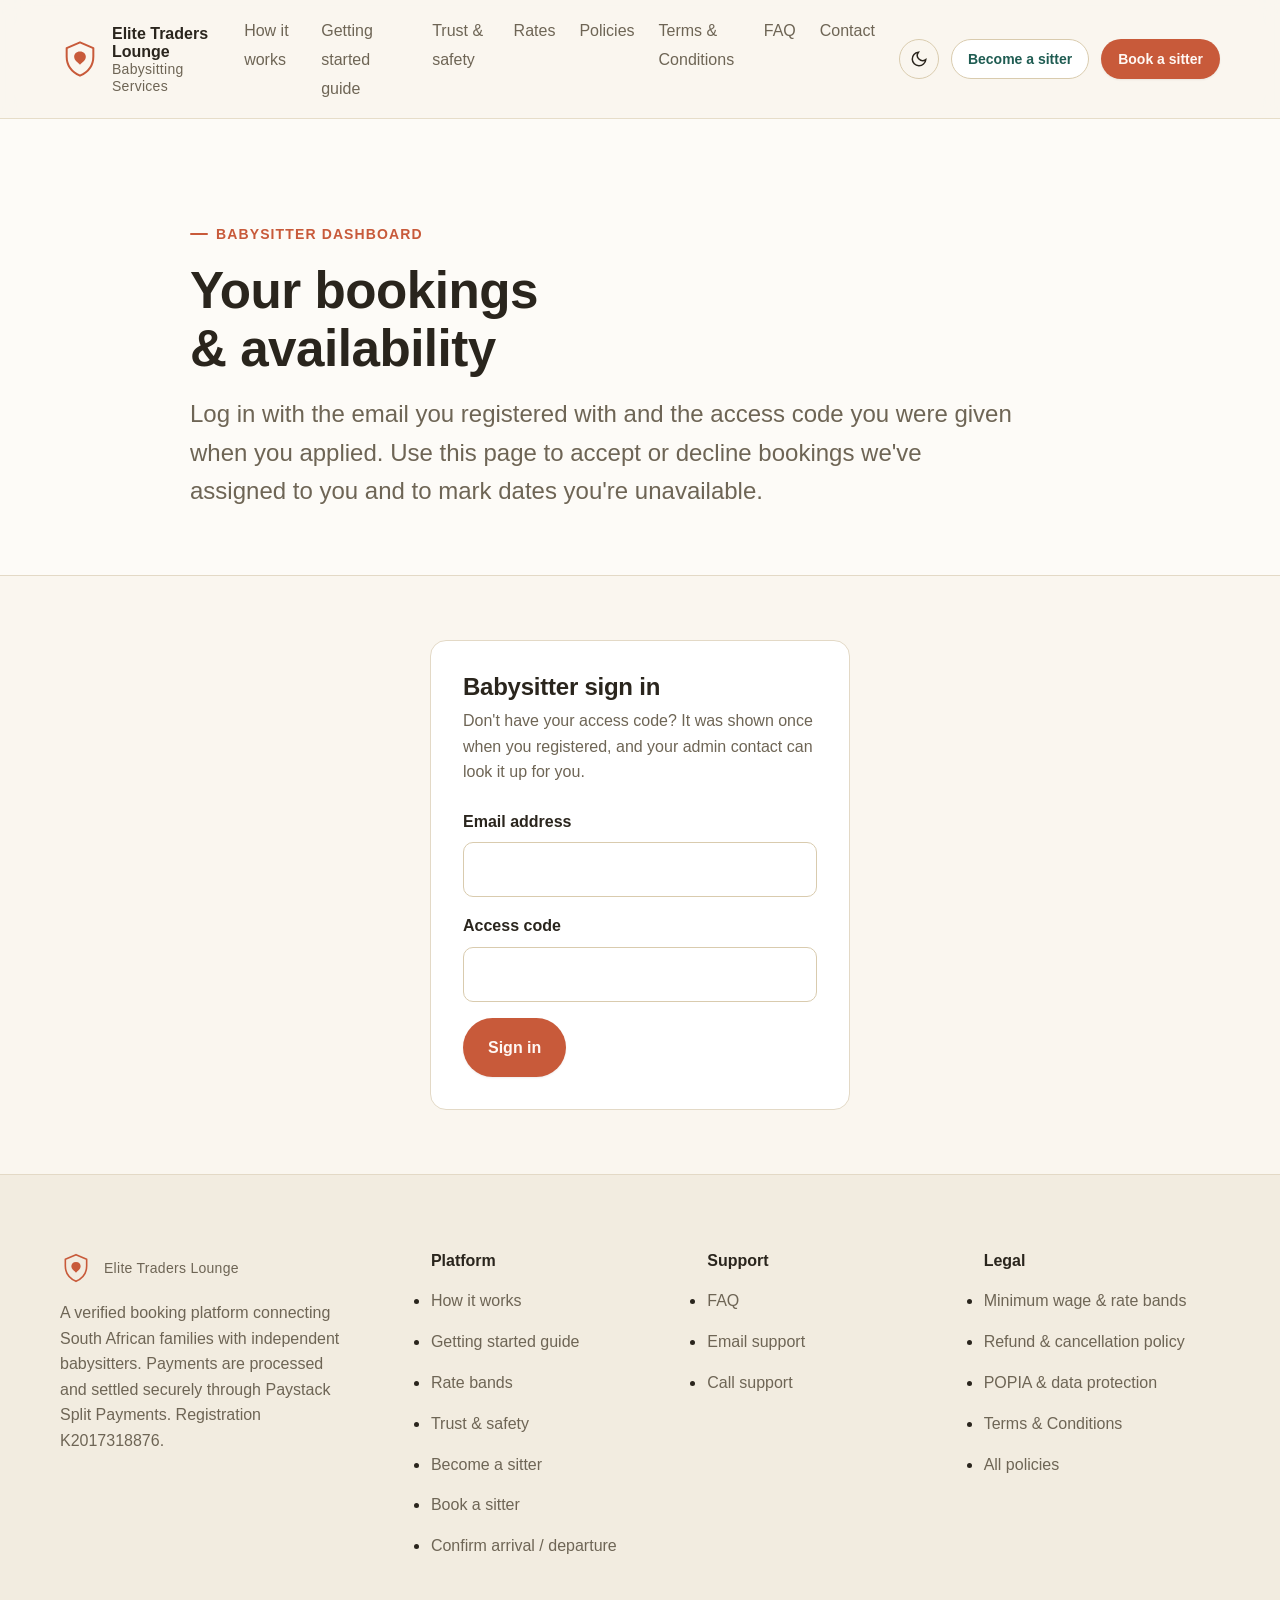
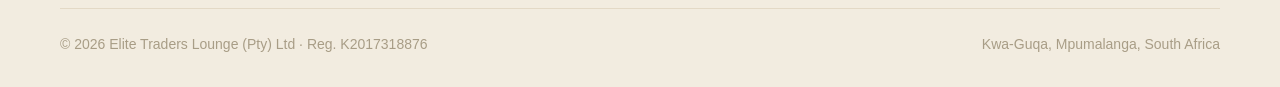
<file: sitter-dashboard.html>
<!DOCTYPE html>
<html lang="en">
<head>
<meta charset="UTF-8" />
<meta name="viewport" content="width=device-width, initial-scale=1.0" />
<title>Babysitter Dashboard — Elite Traders Lounge</title>
<meta name="description" content="Babysitter dashboard to accept or decline assigned bookings and manage availability." />

<link rel="preconnect" href="https://fonts.googleapis.com" />
<link rel="preconnect" href="https://fonts.gstatic.com" crossorigin />
<link href="https://api.fontshare.com/v2/css?f[]=chillax@400,500,600,700&f[]=general-sans@400,500,600,700&display=swap" rel="stylesheet" />

<link rel="stylesheet" href="./base.css" />
<link rel="stylesheet" href="./style.css" />
</head>
<body>
<a href="#main" class="skip-link">Skip to content</a>

<header class="header">
  <div class="container header__inner">
    <a href="./index.html" class="brand" aria-label="Elite Traders Lounge home">
      <svg class="brand__mark" viewBox="0 0 48 48" fill="none" aria-hidden="true">
        <path d="M24 4 8 11v10c0 12 7 19 16 23 9-4 16-11 16-23V11L24 4Z" stroke="currentColor" stroke-width="2.4" stroke-linejoin="round"/>
        <path d="M24 15c-4.5 0-7 3-7 6.4 0 4.2 4.3 6.7 7 9.6 2.7-2.9 7-5.4 7-9.6 0-3.4-2.5-6.4-7-6.4Z" fill="currentColor"/>
      </svg>
      <span class="brand__name">
        <span>Elite Traders Lounge</span>
        <span>Babysitting Services</span>
      </span>
    </a>

    <nav class="nav" aria-label="Primary">
      <ul class="nav__links">
        <li><a href="./index.html#how-it-works">How it works</a></li>
        <li><a href="./guide.html">Getting started guide</a></li>
        <li><a href="./index.html#trust">Trust &amp; safety</a></li>
        <li><a href="./index.html#pricing">Rates</a></li>
        <li><a href="./policies.html">Policies</a></li>
        <li><a href="./terms.html">Terms &amp; Conditions</a></li>
        <li><a href="./index.html#faq">FAQ</a></li>
        <li><a href="./index.html#contact">Contact</a></li>
      </ul>
    </nav>

    <div class="header__actions">
      <button class="theme-toggle" data-theme-toggle aria-label="Switch to dark mode">
        <svg width="18" height="18" viewBox="0 0 24 24" fill="none" stroke="currentColor" stroke-width="2"><path d="M21 12.79A9 9 0 1 1 11.21 3 7 7 0 0 0 21 12.79z"/></svg>
      </button>
      <a href="./register-sitter.html" class="btn btn--secondary btn--sm">Become a sitter</a>
      <a href="./book.html" class="btn btn--primary btn--sm">Book a sitter</a>
      <button class="nav-toggle" aria-label="Open menu" aria-expanded="false" data-menu-toggle>
        <svg width="20" height="20" viewBox="0 0 24 24" fill="none" stroke="currentColor" stroke-width="2"><path d="M3 6h18M3 12h18M3 18h18"/></svg>
      </button>
    </div>
  </div>
  <div class="container">
    <div class="mobile-menu" data-mobile-menu>
      <a href="./index.html#how-it-works">How it works</a>
      <a href="./guide.html">Getting started guide</a>
      <a href="./index.html#trust">Trust &amp; safety</a>
      <a href="./index.html#pricing">Rates</a>
      <a href="./policies.html">Policies</a>
      <a href="./terms.html">Terms &amp; Conditions</a>
      <a href="./index.html#faq">FAQ</a>
      <a href="./index.html#contact">Contact</a>
      <a href="./register-sitter.html">Become a sitter</a>
      <a href="./book.html">Book a sitter</a>
      <a href="./checkin.html">Confirm arrival / departure</a>
    </div>
  </div>
</header>

<main id="main">

  <section class="page-hero">
    <div class="container container--narrow">
      <span class="eyebrow">Babysitter dashboard</span>
      <h1>Your bookings &amp; availability</h1>
      <p>Log in with the email you registered with and the access code you were given when you applied. Use this page to accept or decline bookings we've assigned to you and to mark dates you're unavailable.</p>
    </div>
  </section>

  <section class="section-pad section-pad--tight">
    <div class="container container--narrow">

      <div class="dash-login" id="sitter-login">
        <h2>Babysitter sign in</h2>
        <p>Don't have your access code? It was shown once when you registered, and your admin contact can look it up for you.</p>
        <div class="field">
          <label for="sitter-login-email">Email address</label>
          <input type="email" id="sitter-login-email" autocomplete="email" />
        </div>
        <div class="field">
          <label for="sitter-login-code">Access code</label>
          <input type="text" id="sitter-login-code" autocomplete="off" maxlength="8" style="text-transform:uppercase;" />
        </div>
        <button type="button" class="btn btn--primary" id="sitter-login-btn">Sign in</button>
        <div class="alert alert--error" id="sitter-login-error" hidden style="margin-top: var(--space-4);">
          <span id="sitter-login-error-text">That email and access code don't match.</span>
        </div>
      </div>

      <div class="dash-panel" id="sitter-panel" hidden>
        <div class="dash-toolbar">
          <span class="dash-toolbar__who" id="sitter-who">Signed in</span>
          <button type="button" class="btn btn--ghost btn--sm" id="sitter-logout-btn">Sign out</button>
        </div>

        <div class="dash-card" id="sitter-photo-panel" style="margin-bottom: var(--space-6);">
          <h2 style="font-size: var(--text-lg); margin-bottom: var(--space-3);">Your profile picture</h2>
          <p class="dash-card__meta" style="margin-bottom: var(--space-4);">This is separate from your verification selfie &mdash; it's just what families see on your public profile once you're verified.</p>
          <div style="display:flex; gap: var(--space-5); align-items:center; flex-wrap:wrap;">
            <img class="dash-card__photo" id="sitter-photo-preview" alt="Your profile photo" style="display:none;" />
            <div class="dash-card__photo dash-card__photo--placeholder" id="sitter-photo-placeholder">No photo yet</div>
            <div style="display:flex; flex-direction:column; gap: var(--space-2); min-width: 220px;">
              <label class="btn btn--secondary btn--sm" style="cursor:pointer; width:fit-content;">
                Choose photo
                <input type="file" id="sitter-photo-input" accept="image/jpeg,image/png,image/webp" hidden />
              </label>
              <span class="file-status" id="sitter-photo-filename"></span>
              <div style="display:flex; gap: var(--space-2); flex-wrap:wrap;">
                <button type="button" class="btn btn--primary btn--sm" id="sitter-photo-save" disabled>Save photo</button>
                <button type="button" class="btn btn--ghost btn--sm" id="sitter-photo-remove" hidden>Remove photo</button>
              </div>
              <div class="alert alert--error" id="sitter-photo-error" hidden style="margin-top: var(--space-2);">
                <span id="sitter-photo-error-text"></span>
              </div>
            </div>
          </div>
        </div>

        <div class="dash-card" id="sitter-verification-panel" style="margin-bottom: var(--space-6);">
          <h2 style="font-size: var(--text-lg); margin-bottom: var(--space-3);">Verification &amp; annual fee</h2>
          <div id="sitter-verification-status">
            <div class="dash-empty">Loading verification status&hellip;</div>
          </div>
          <div id="sitter-renewal-box" hidden style="margin-top: var(--space-5);">
            <button type="button" class="btn btn--ghost btn--sm" id="sitter-renewal-toggle">Submit renewal documents</button>
            <form id="sitter-renewal-form" novalidate hidden style="margin-top: var(--space-4);">
              <div class="field">
                <label for="renew_police_clearance_document">New AFIS check or police clearance certificate <span class="field__hint">(required)</span></label>
                <input type="file" id="renew_police_clearance_document" name="renew_police_clearance_document" accept=".jpg,.jpeg,.png,.pdf,image/jpeg,image/png,application/pdf" required />
                <span class="file-status" id="renew_police_clearance_document-status"></span>
              </div>
              <div class="field">
                <label for="renew_child_protection_clearance_document">New Child Protection Register (Part B) clearance letter <span class="field__hint">(required)</span></label>
                <input type="file" id="renew_child_protection_clearance_document" name="renew_child_protection_clearance_document" accept=".jpg,.jpeg,.png,.pdf,image/jpeg,image/png,application/pdf" required />
                <span class="file-status" id="renew_child_protection_clearance_document-status"></span>
              </div>
              <div class="field" id="sitter-renewal-foreign-field" hidden>
                <label for="renew_foreign_police_clearance_document">New foreign police clearance certificate <span class="field__hint">(required for non-SA sitters)</span></label>
                <input type="file" id="renew_foreign_police_clearance_document" name="renew_foreign_police_clearance_document" accept=".jpg,.jpeg,.png,.pdf,image/jpeg,image/png,application/pdf" />
                <span class="file-status" id="renew_foreign_police_clearance_document-status"></span>
              </div>
              <div class="alert alert--error" id="sitter-renewal-error" hidden style="margin-top: var(--space-3);">
                <span id="sitter-renewal-error-text"></span>
              </div>
              <div class="alert alert--info" id="sitter-renewal-success" hidden style="margin-top: var(--space-3);">
                <span>Thanks &mdash; your renewal documents have been received. Our team will review them and confirm your verified status. You'll also need to pay the R99 annual fee again via the Paystack link below once you submit.</span>
              </div>
              <button type="submit" class="btn btn--primary" id="sitter-renewal-submit" style="margin-top: var(--space-3);">Submit renewal documents</button>
              <a href="https://paystack.shop/pay/-c63v2905q" target="_blank" rel="noopener" class="btn btn--ghost" id="sitter-renewal-pay-link" hidden style="margin-top: var(--space-3);">Pay R99 annual fee via Paystack</a>
            </form>
          </div>
        </div>

        <div class="mini-cal" id="sitter-calendar">
          <div class="mini-cal__head">
            <button type="button" class="mini-cal__nav" id="mini-cal-prev" aria-label="Previous month">&larr;</button>
            <h3 id="mini-cal-title">This month</h3>
            <button type="button" class="mini-cal__nav" id="mini-cal-next" aria-label="Next month">&rarr;</button>
          </div>
          <div class="mini-cal__grid" id="mini-cal-grid"></div>
          <div class="mini-cal__legend">
            <span><span class="mini-cal__swatch" style="background:var(--color-secondary-highlight);"></span>Booked</span>
            <span><span class="mini-cal__swatch" style="background:var(--color-warning-highlight);"></span>Marked unavailable (click to clear)</span>
            <span><span class="mini-cal__swatch" style="background:var(--color-surface-2);"></span>Available (click to mark unavailable)</span>
          </div>
        </div>

        <h2 style="font-size: var(--text-lg); margin-bottom: var(--space-4);">Assigned bookings</h2>
        <div class="dash-card-list" id="sitter-bookings-list">
          <div class="dash-empty">Loading your bookings&hellip;</div>
        </div>
      </div>

    </div>
  </section>

</main>

<footer class="footer">
  <div class="container">
    <div class="footer__grid">
      <div class="footer__brand">
        <a href="./index.html" class="brand" aria-label="Elite Traders Lounge home">
          <svg class="brand__mark" viewBox="0 0 48 48" fill="none" aria-hidden="true" style="width:32px;height:32px;">
            <path d="M24 4 8 11v10c0 12 7 19 16 23 9-4 16-11 16-23V11L24 4Z" stroke="currentColor" stroke-width="2.4" stroke-linejoin="round"/>
            <path d="M24 15c-4.5 0-7 3-7 6.4 0 4.2 4.3 6.7 7 9.6 2.7-2.9 7-5.4 7-9.6 0-3.4-2.5-6.4-7-6.4Z" fill="currentColor"/>
          </svg>
          <span class="brand__name"><span>Elite Traders Lounge</span></span>
        </a>
        <p>A verified booking platform connecting South African families with independent babysitters. Payments are processed and settled securely through Paystack Split Payments. Registration K2017318876.</p>
      </div>
      <div>
        <h4>Platform</h4>
        <ul>
          <li><a href="./index.html#how-it-works">How it works</a></li>
          <li><a href="./guide.html">Getting started guide</a></li>
          <li><a href="./index.html#pricing">Rate bands</a></li>
          <li><a href="./index.html#trust">Trust &amp; safety</a></li>
          <li><a href="./register-sitter.html">Become a sitter</a></li>
          <li><a href="./book.html">Book a sitter</a></li>
          <li><a href="./checkin.html">Confirm arrival / departure</a></li>
        </ul>
      </div>
      <div>
        <h4>Support</h4>
        <ul>
          <li><a href="./index.html#faq">FAQ</a></li>
          <li><a href="mailto:lemo.masethe@elitetraders.co.za">Email support</a></li>
          <li><a href="tel:+27814270419">Call support</a></li>
        </ul>
      </div>
      <div>
        <h4>Legal</h4>
        <ul>
          <li><a href="./policies.html#minimum-wage">Minimum wage &amp; rate bands</a></li>
          <li><a href="./policies.html#refund-policy">Refund &amp; cancellation policy</a></li>
          <li><a href="./policies.html#popia">POPIA &amp; data protection</a></li>
          <li><a href="./terms.html">Terms &amp; Conditions</a></li>
          <li><a href="./policies.html">All policies</a></li>
        </ul>
      </div>
    </div>
    <div class="footer__bottom">
      <span>© 2026 Elite Traders Lounge (Pty) Ltd · Reg. K2017318876</span>
      <span>Kwa-Guqa, Mpumalanga, South Africa</span>
    </div>
  </div>
</footer>

<script src="./app.js" defer></script>
<script src="./api.js" defer></script>
<script src="./sitter-dashboard.js" defer></script>
</body>
</html>
</file>
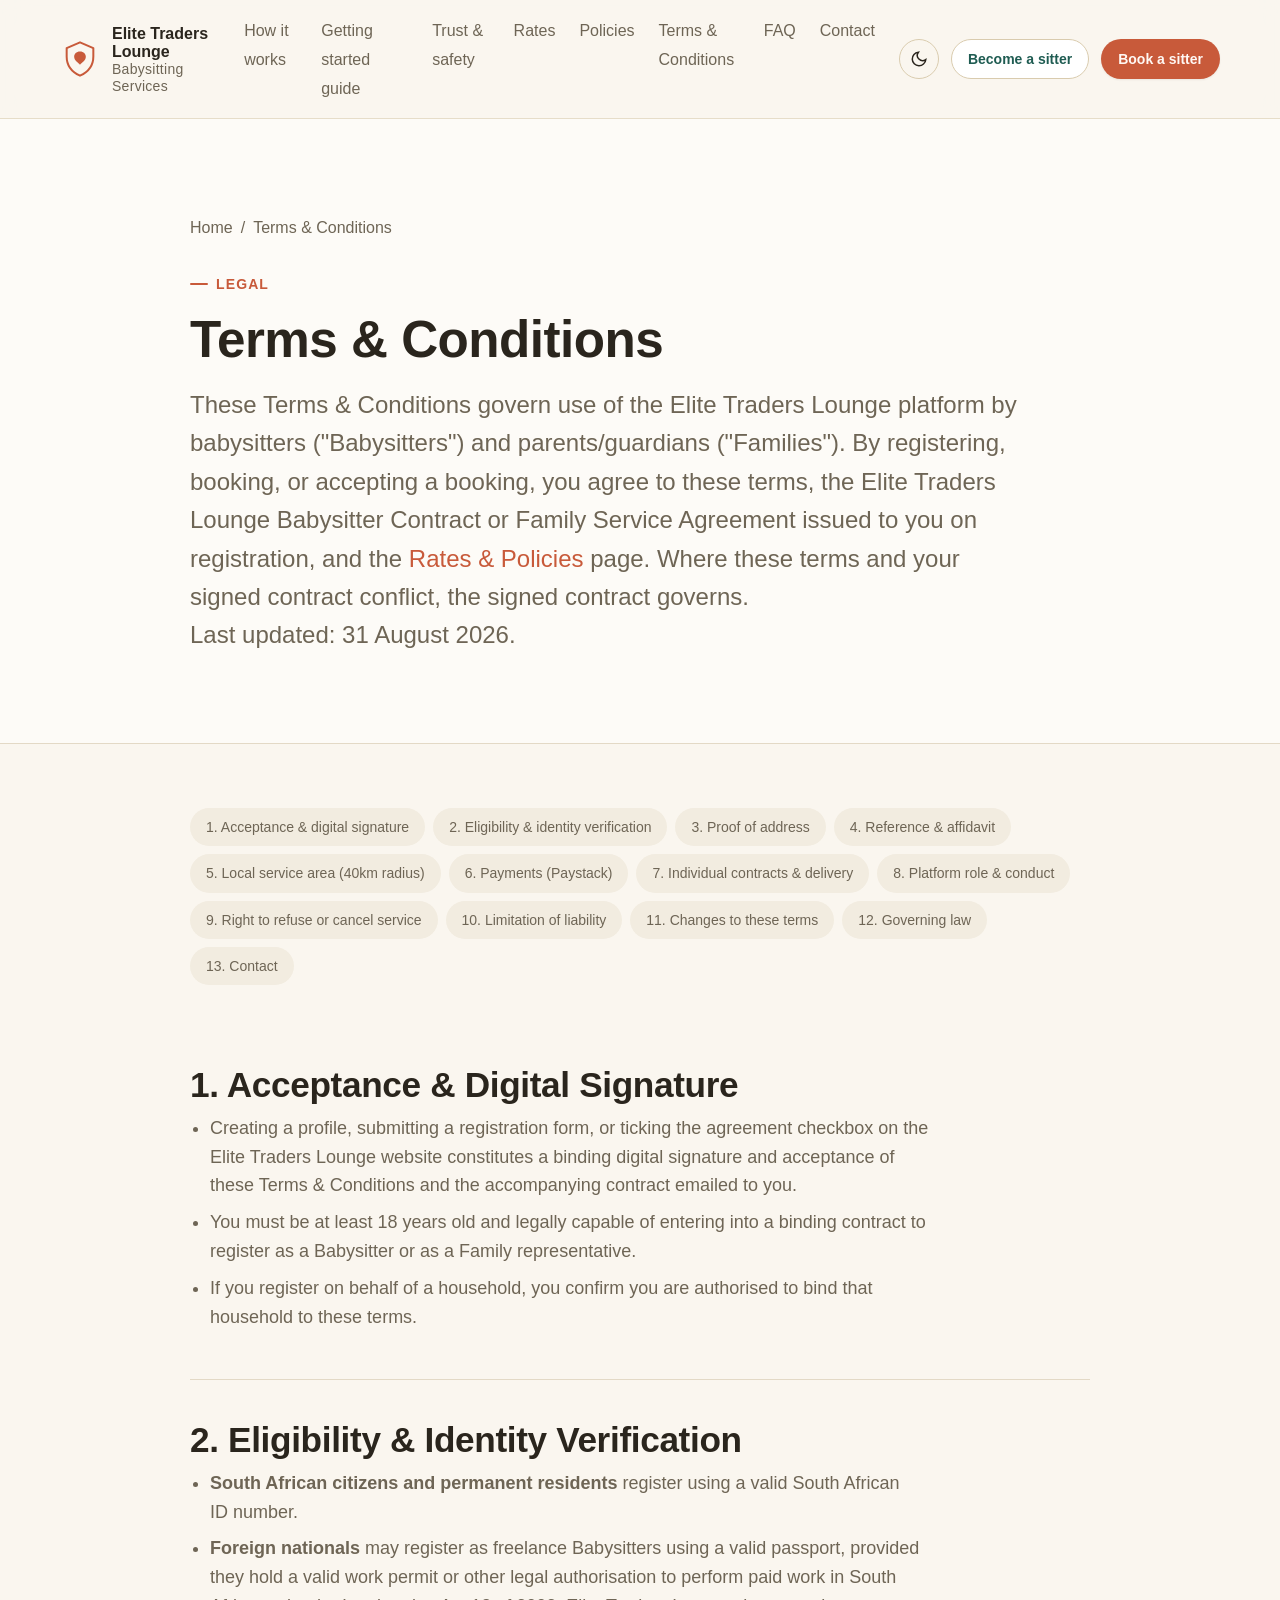
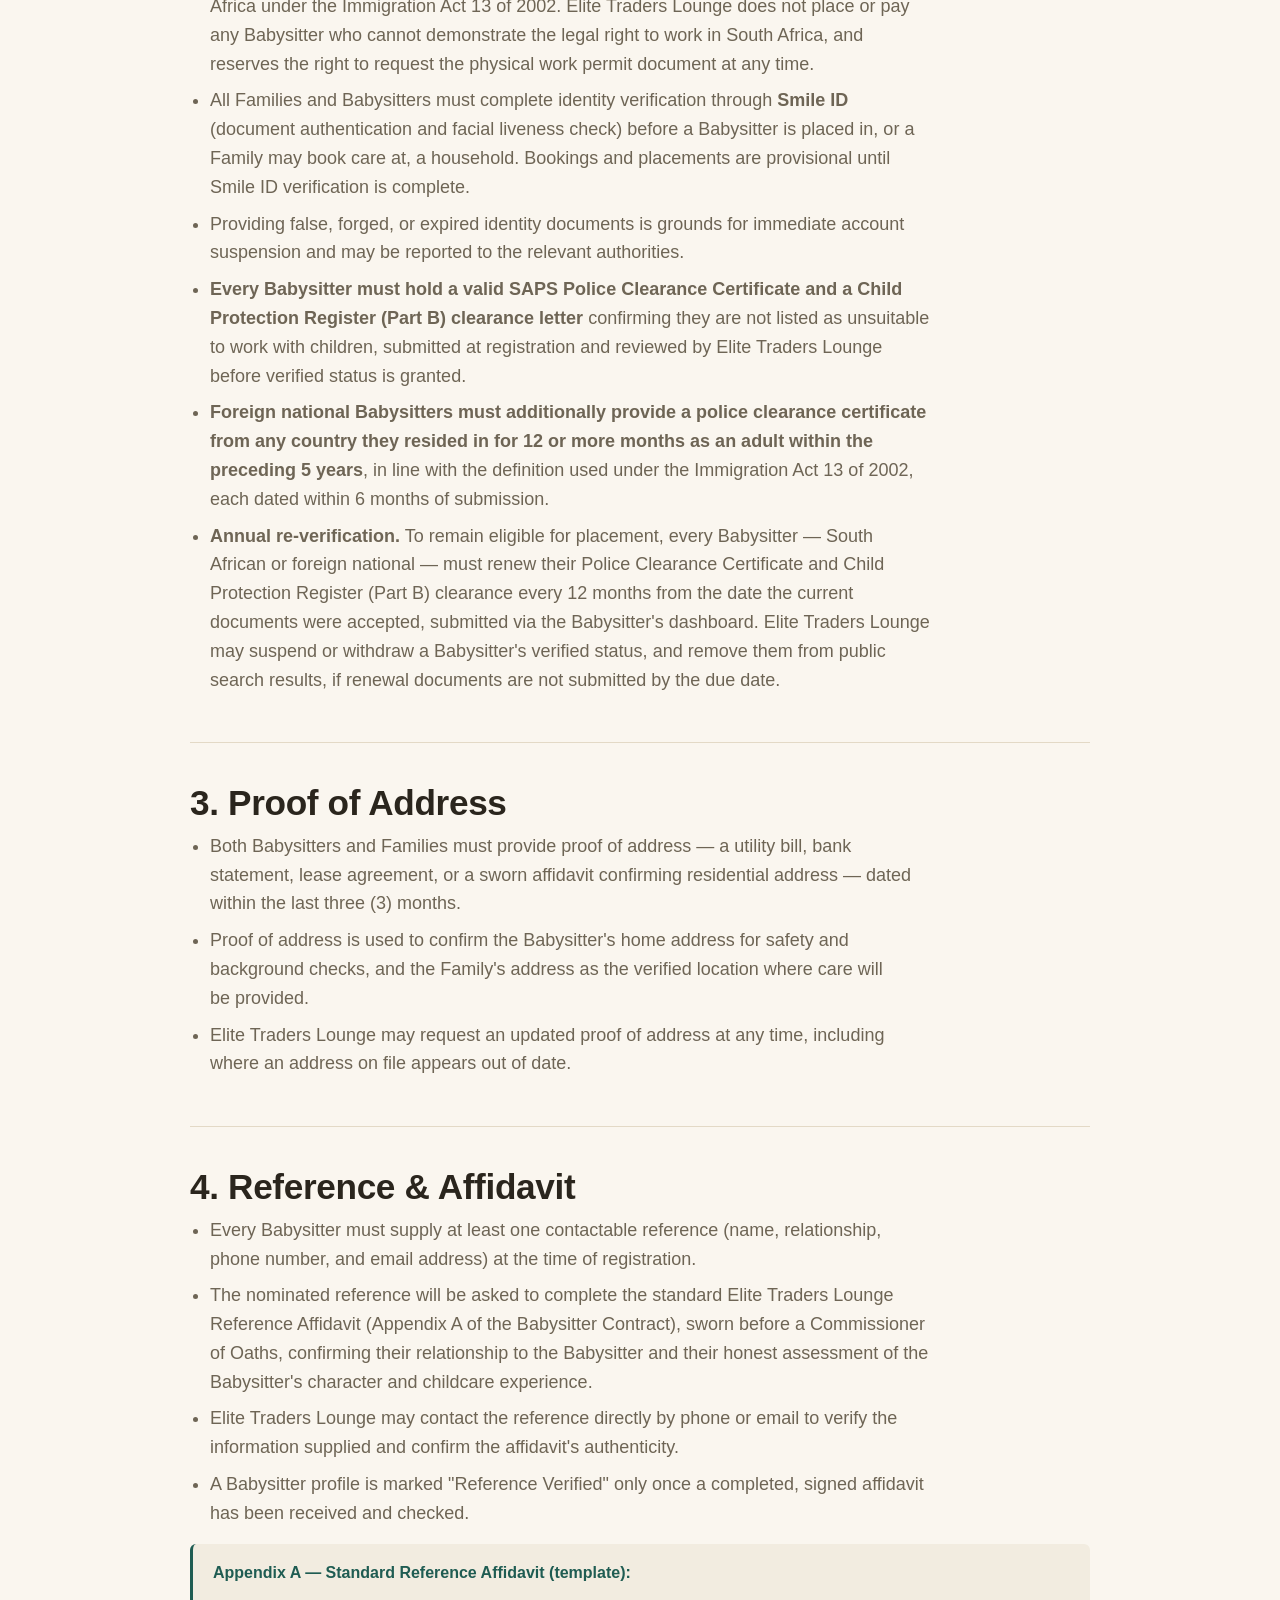
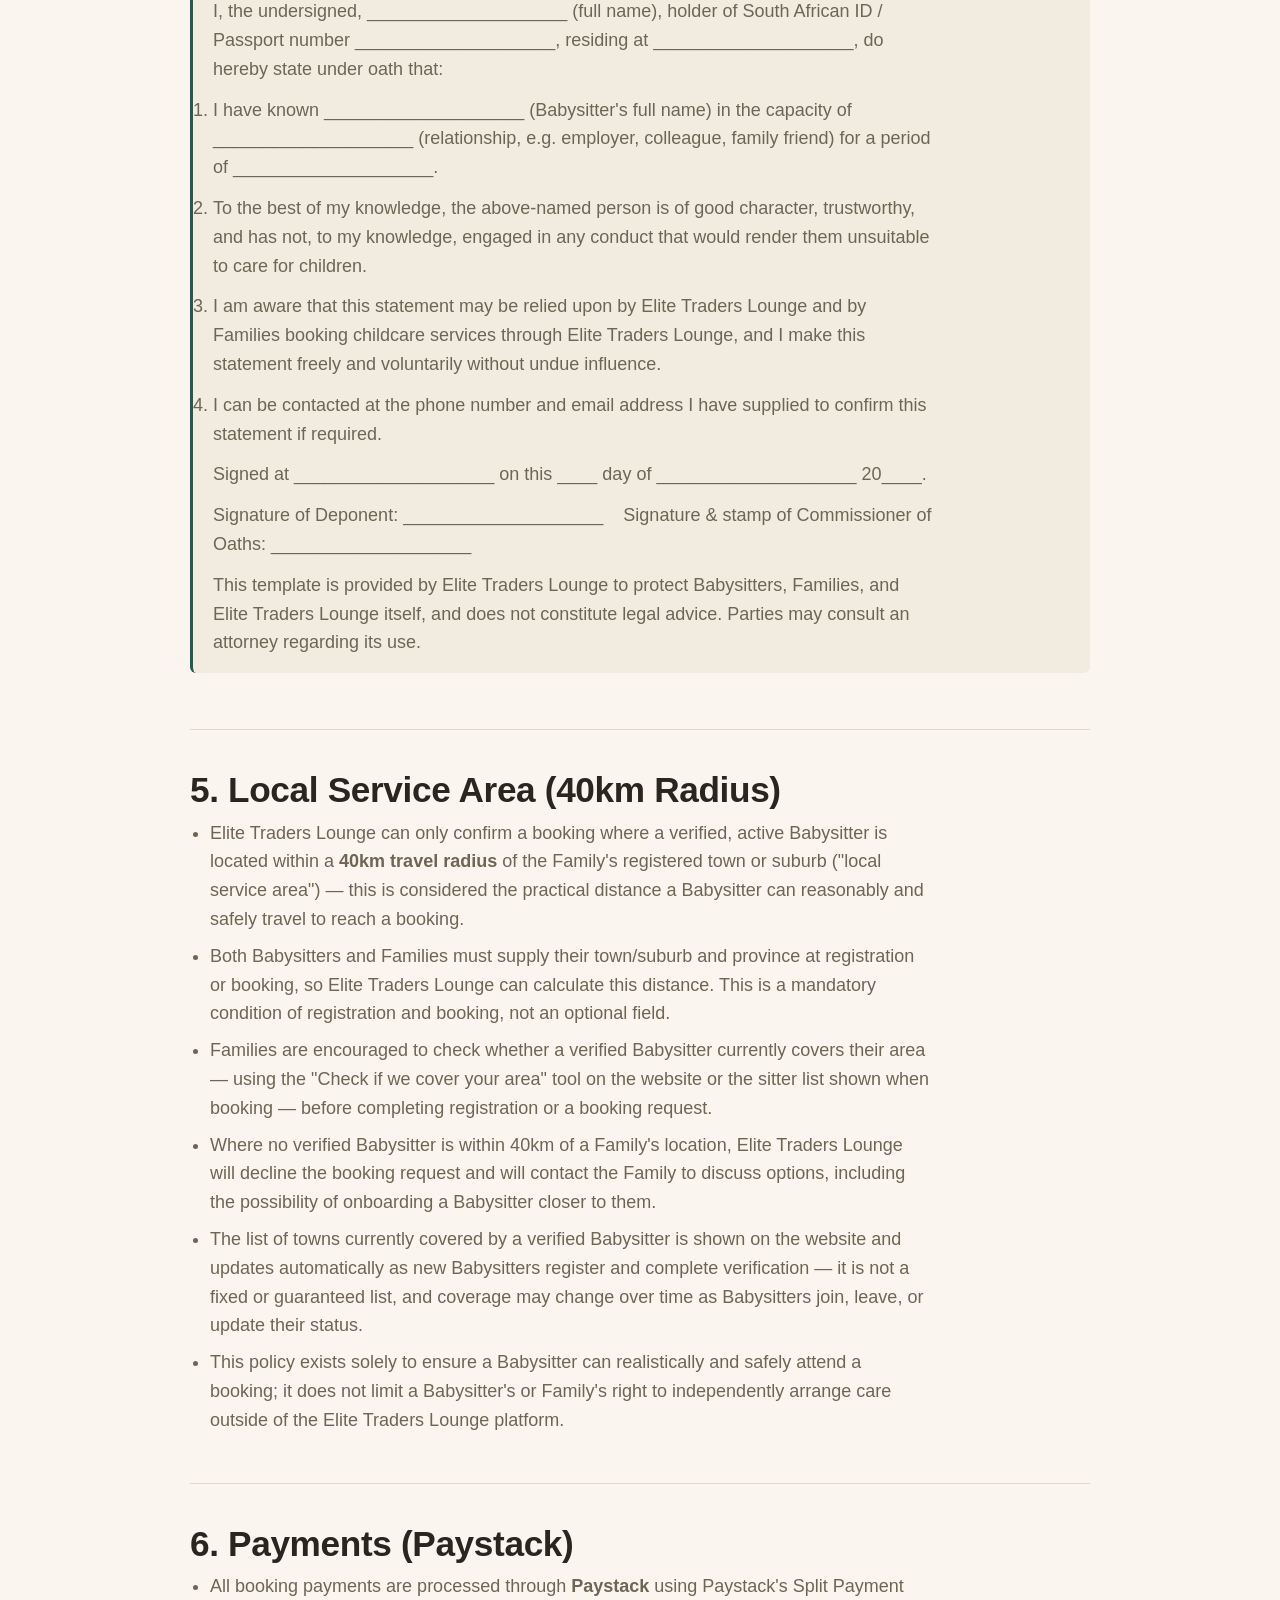
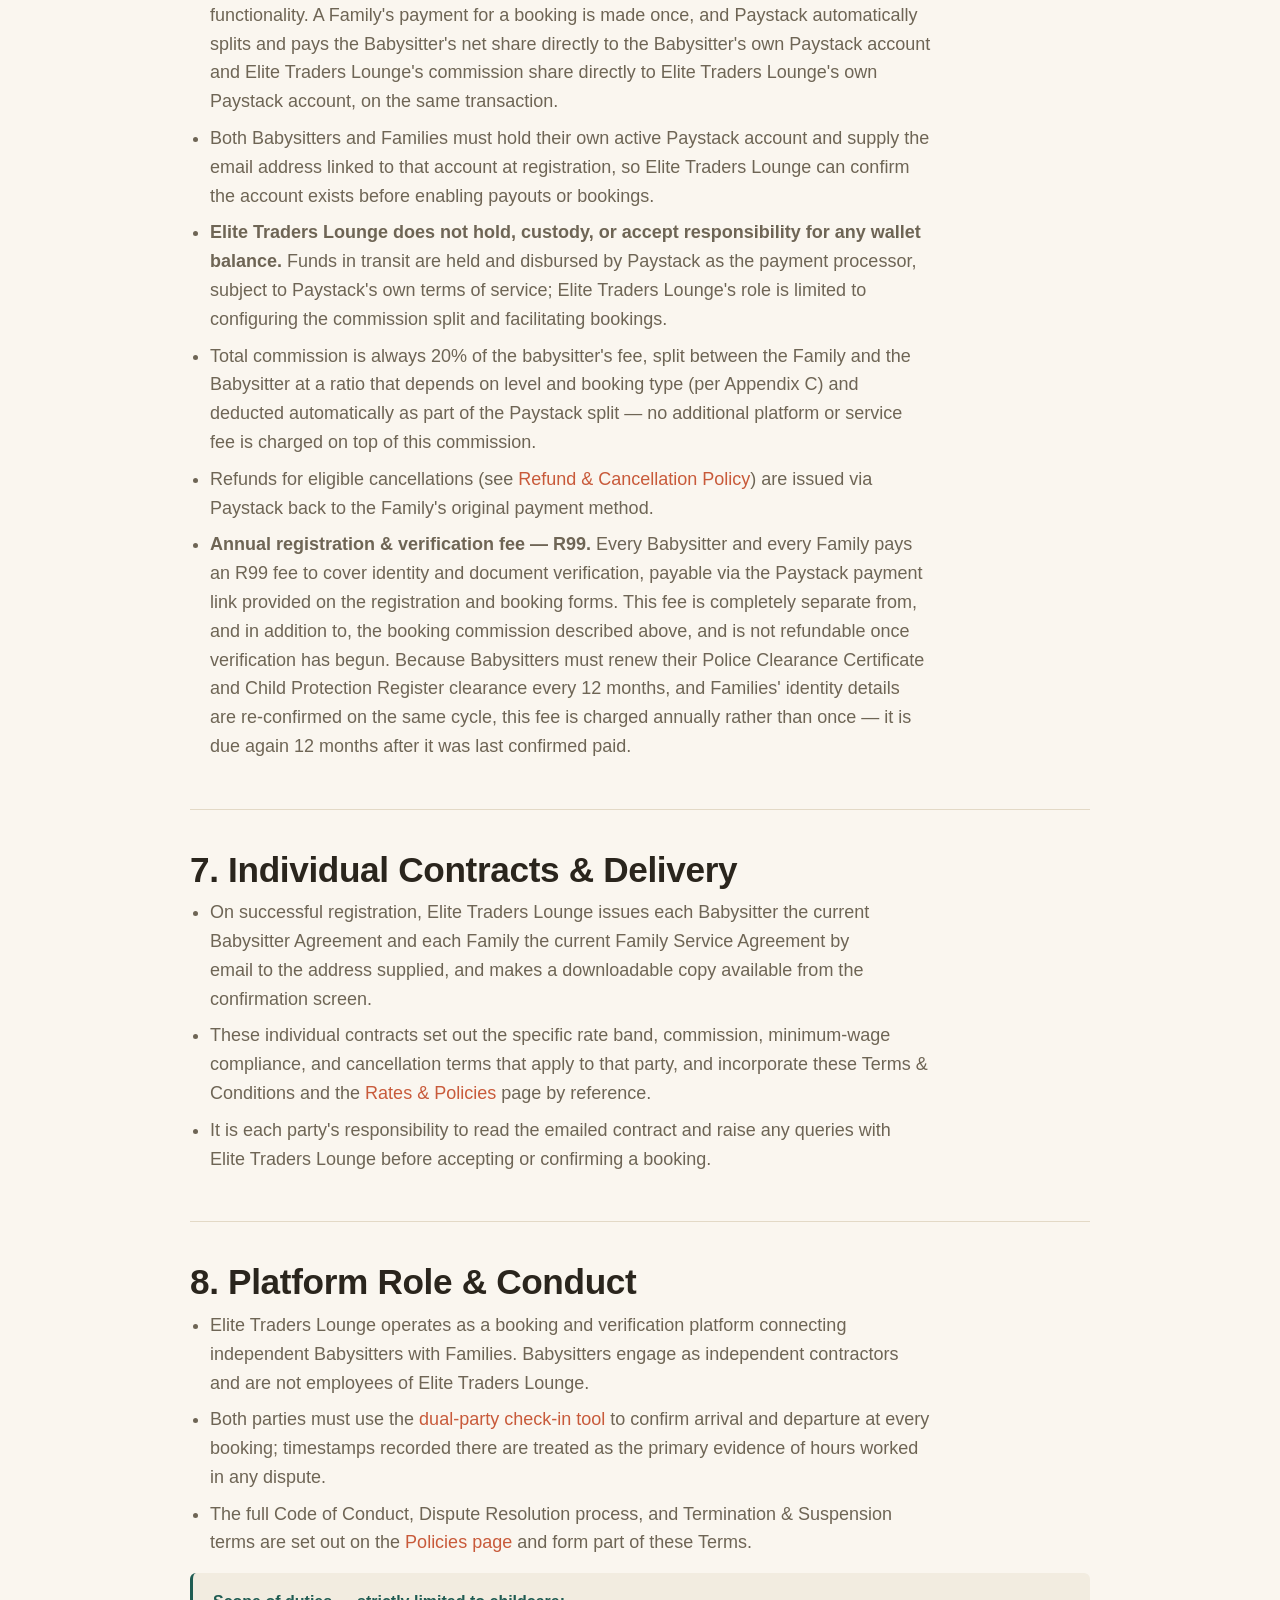
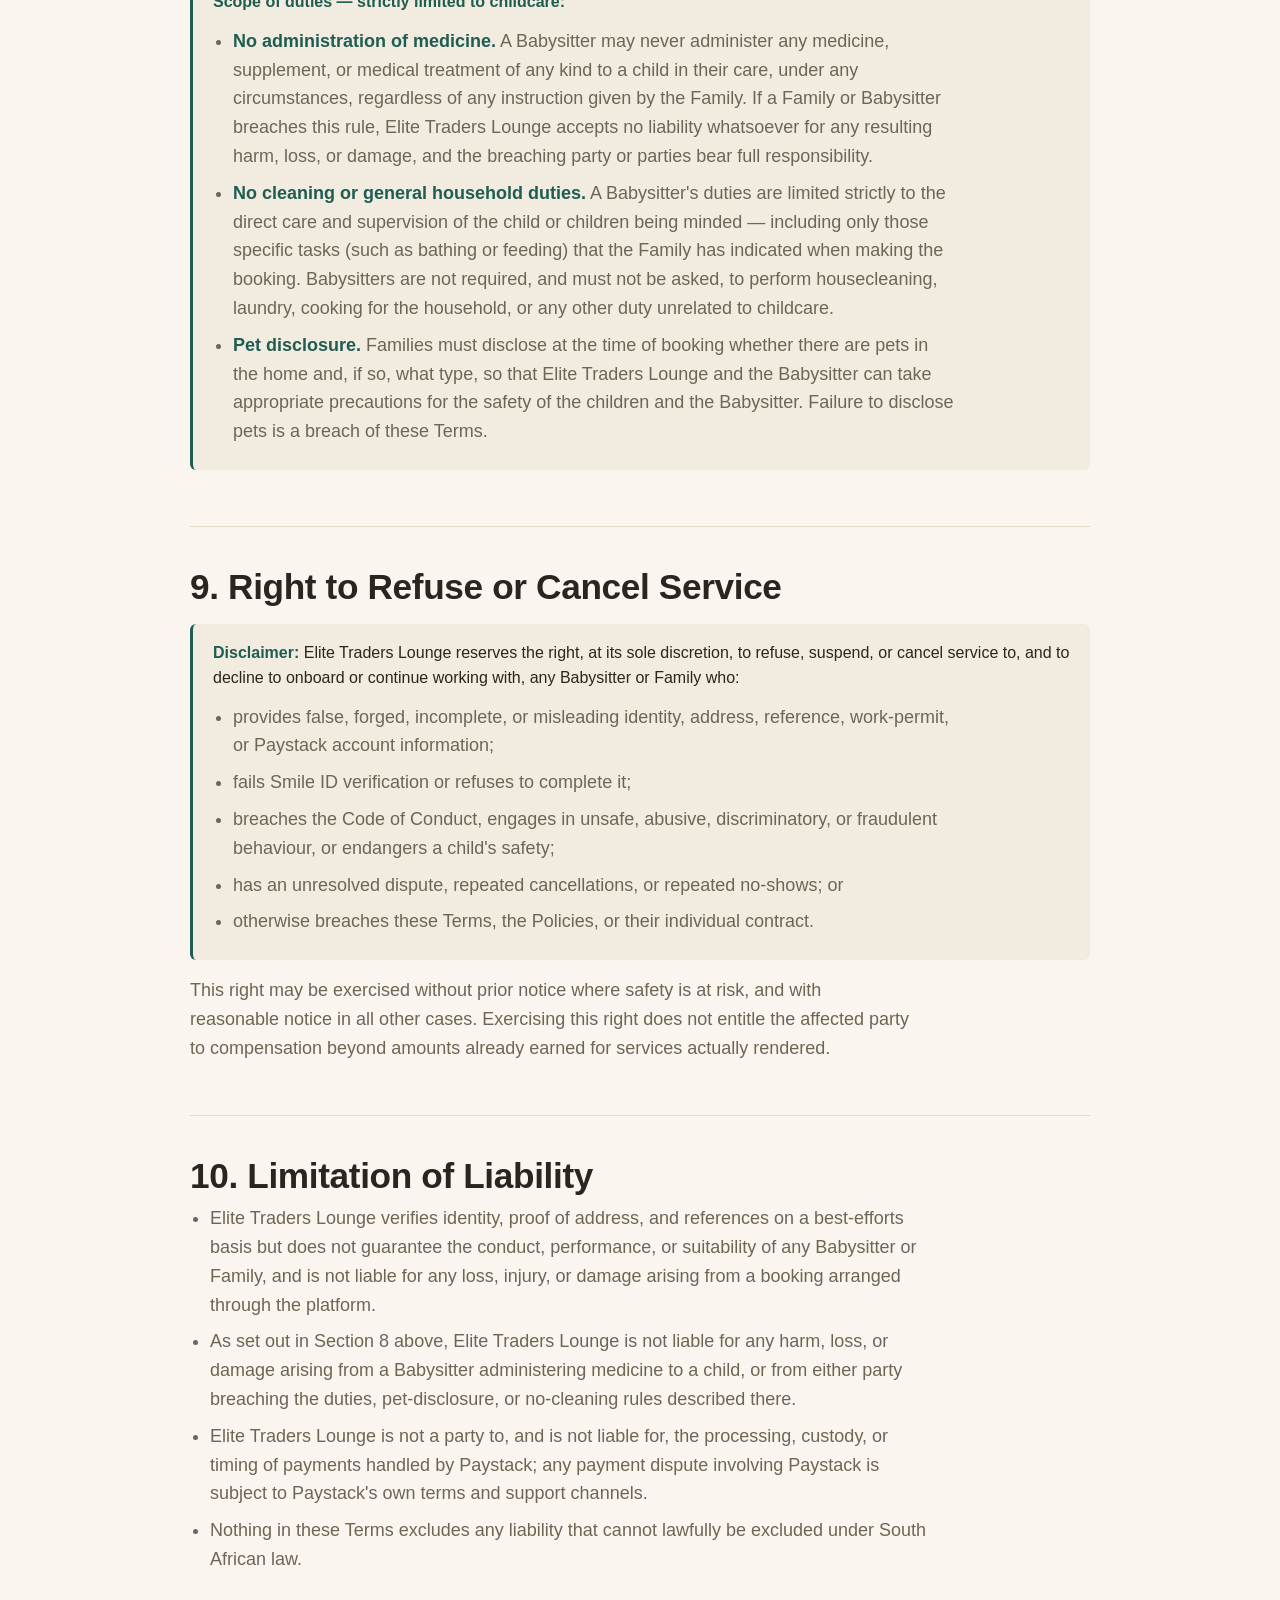
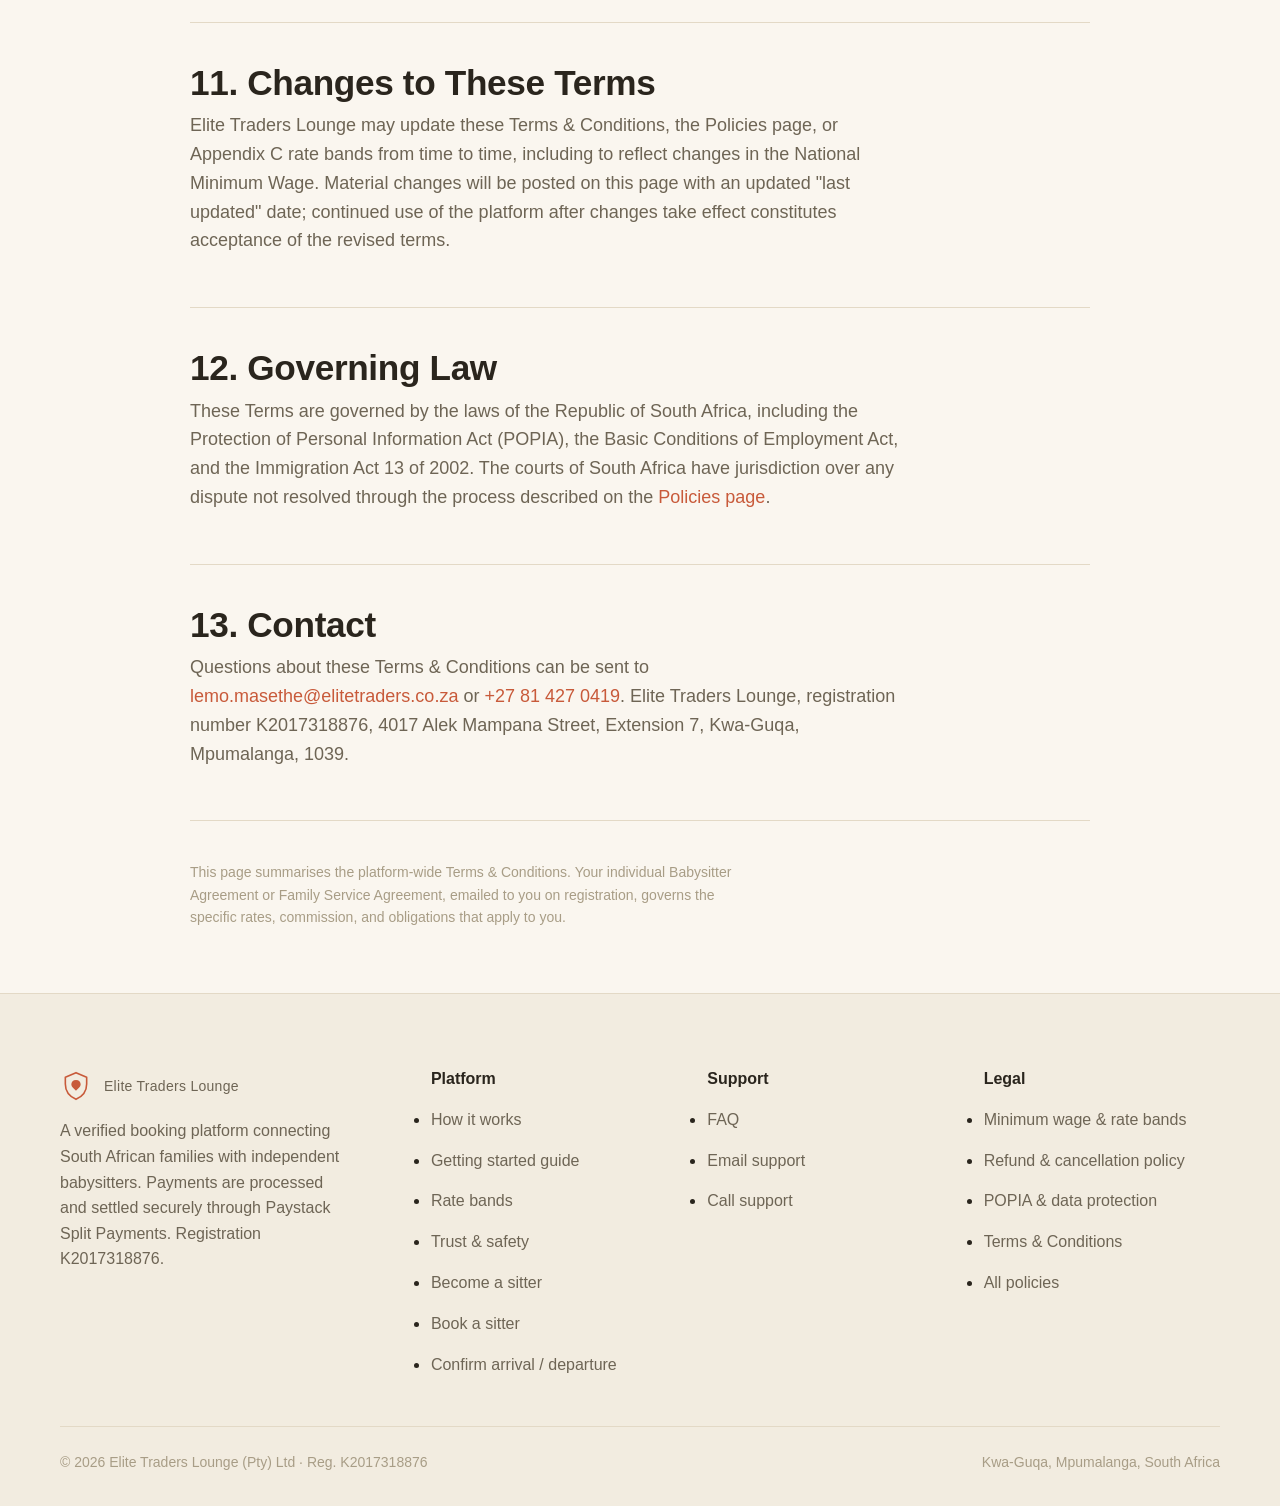
<file: terms.html>
<!DOCTYPE html>
<html lang="en">
<head>
<meta charset="UTF-8" />
<meta name="viewport" content="width=device-width, initial-scale=1.0" />
<title>Terms & Conditions — Elite Traders Lounge</title>
<meta name="description" content="Terms and conditions covering identity verification, proof of address, reference affidavits, Paystack payments, and the right to refuse or cancel service on Elite Traders Lounge." />

<link rel="preconnect" href="https://fonts.googleapis.com" />
<link rel="preconnect" href="https://fonts.gstatic.com" crossorigin />
<link href="https://api.fontshare.com/v2/css?f[]=chillax@400,500,600,700&f[]=general-sans@400,500,600,700&display=swap" rel="stylesheet" />

<link rel="stylesheet" href="./base.css" />
<link rel="stylesheet" href="./style.css" />
</head>
<body>
<a href="#main" class="skip-link">Skip to content</a>

<header class="header">
  <div class="container header__inner">
    <a href="./index.html" class="brand" aria-label="Elite Traders Lounge home">
      <svg class="brand__mark" viewBox="0 0 48 48" fill="none" aria-hidden="true">
        <path d="M24 4 8 11v10c0 12 7 19 16 23 9-4 16-11 16-23V11L24 4Z" stroke="currentColor" stroke-width="2.4" stroke-linejoin="round"/>
        <path d="M24 15c-4.5 0-7 3-7 6.4 0 4.2 4.3 6.7 7 9.6 2.7-2.9 7-5.4 7-9.6 0-3.4-2.5-6.4-7-6.4Z" fill="currentColor"/>
      </svg>
      <span class="brand__name">
        <span>Elite Traders Lounge</span>
        <span>Babysitting Services</span>
      </span>
    </a>

    <nav class="nav" aria-label="Primary">
      <ul class="nav__links">
        <li><a href="./index.html#how-it-works">How it works</a></li>
        <li><a href="./guide.html">Getting started guide</a></li>
        <li><a href="./index.html#trust">Trust &amp; safety</a></li>
        <li><a href="./index.html#pricing">Rates</a></li>
        <li><a href="./policies.html">Policies</a></li>
        <li><a href="./terms.html" class="is-active">Terms &amp; Conditions</a></li>
        <li><a href="./index.html#faq">FAQ</a></li>
        <li><a href="./index.html#contact">Contact</a></li>
      </ul>
    </nav>

    <div class="header__actions">
      <button class="theme-toggle" data-theme-toggle aria-label="Switch to dark mode">
        <svg width="18" height="18" viewBox="0 0 24 24" fill="none" stroke="currentColor" stroke-width="2"><path d="M21 12.79A9 9 0 1 1 11.21 3 7 7 0 0 0 21 12.79z"/></svg>
      </button>
      <a href="./register-sitter.html" class="btn btn--secondary btn--sm">Become a sitter</a>
      <a href="./book.html" class="btn btn--primary btn--sm">Book a sitter</a>
      <button class="nav-toggle" aria-label="Open menu" aria-expanded="false" data-menu-toggle>
        <svg width="20" height="20" viewBox="0 0 24 24" fill="none" stroke="currentColor" stroke-width="2"><path d="M3 6h18M3 12h18M3 18h18"/></svg>
      </button>
    </div>
  </div>
  <div class="container">
    <div class="mobile-menu" data-mobile-menu>
      <a href="./index.html#how-it-works">How it works</a>
      <a href="./guide.html">Getting started guide</a>
      <a href="./index.html#trust">Trust &amp; safety</a>
      <a href="./index.html#pricing">Rates</a>
      <a href="./policies.html">Policies</a>
      <a href="./terms.html">Terms &amp; Conditions</a>
      <a href="./index.html#faq">FAQ</a>
      <a href="./index.html#contact">Contact</a>
      <a href="./register-sitter.html">Become a sitter</a>
      <a href="./book.html">Book a sitter</a>
      <a href="./checkin.html">Confirm arrival / departure</a>
    </div>
  </div>
</header>

<main id="main">

  <section class="page-hero">
    <div class="container container--narrow">
      <div class="breadcrumb"><a href="./index.html">Home</a> <span>/</span> <span>Terms &amp; Conditions</span></div>
      <span class="eyebrow">Legal</span>
      <h1>Terms &amp; Conditions</h1>
      <p>These Terms &amp; Conditions govern use of the Elite Traders Lounge platform by babysitters ("Babysitters") and parents/guardians ("Families"). By registering, booking, or accepting a booking, you agree to these terms, the Elite Traders Lounge Babysitter Contract or Family Service Agreement issued to you on registration, and the <a href="./policies.html">Rates &amp; Policies</a> page. Where these terms and your signed contract conflict, the signed contract governs.</p>
      <p class="form-section__hint">Last updated: 31 August 2026.</p>
    </div>
  </section>

  <section class="section-pad section-pad--tight">
    <div class="container container--narrow">
      <div class="policy-toc">
        <a href="#acceptance">1. Acceptance &amp; digital signature</a>
        <a href="#eligibility">2. Eligibility &amp; identity verification</a>
        <a href="#proof-of-address">3. Proof of address</a>
        <a href="#reference-affidavit">4. Reference &amp; affidavit</a>
        <a href="#service-area-terms">5. Local service area (40km radius)</a>
        <a href="#payments">6. Payments (Paystack)</a>
        <a href="#contracts">7. Individual contracts &amp; delivery</a>
        <a href="#conduct-terms">8. Platform role &amp; conduct</a>
        <a href="#suspension">9. Right to refuse or cancel service</a>
        <a href="#liability">10. Limitation of liability</a>
        <a href="#changes">11. Changes to these terms</a>
        <a href="#governing-law">12. Governing law</a>
        <a href="#contact-terms">13. Contact</a>
      </div>

      <div class="policy-section" id="acceptance">
        <h2>1. Acceptance &amp; Digital Signature</h2>
        <ul>
          <li>Creating a profile, submitting a registration form, or ticking the agreement checkbox on the Elite Traders Lounge website constitutes a binding digital signature and acceptance of these Terms &amp; Conditions and the accompanying contract emailed to you.</li>
          <li>You must be at least 18 years old and legally capable of entering into a binding contract to register as a Babysitter or as a Family representative.</li>
          <li>If you register on behalf of a household, you confirm you are authorised to bind that household to these terms.</li>
        </ul>
      </div>

      <div class="policy-section" id="eligibility">
        <h2>2. Eligibility &amp; Identity Verification</h2>
        <ul>
          <li><strong>South African citizens and permanent residents</strong> register using a valid South African ID number.</li>
          <li><strong>Foreign nationals</strong> may register as freelance Babysitters using a valid passport, provided they hold a valid work permit or other legal authorisation to perform paid work in South Africa under the Immigration Act 13 of 2002. Elite Traders Lounge does not place or pay any Babysitter who cannot demonstrate the legal right to work in South Africa, and reserves the right to request the physical work permit document at any time.</li>
          <li>All Families and Babysitters must complete identity verification through <strong>Smile ID</strong> (document authentication and facial liveness check) before a Babysitter is placed in, or a Family may book care at, a household. Bookings and placements are provisional until Smile ID verification is complete.</li>
          <li>Providing false, forged, or expired identity documents is grounds for immediate account suspension and may be reported to the relevant authorities.</li>
          <li><strong>Every Babysitter must hold a valid SAPS Police Clearance Certificate and a Child Protection Register (Part B) clearance letter</strong> confirming they are not listed as unsuitable to work with children, submitted at registration and reviewed by Elite Traders Lounge before verified status is granted.</li>
          <li><strong>Foreign national Babysitters must additionally provide a police clearance certificate from any country they resided in for 12 or more months as an adult within the preceding 5 years</strong>, in line with the definition used under the Immigration Act 13 of 2002, each dated within 6 months of submission.</li>
          <li><strong>Annual re-verification.</strong> To remain eligible for placement, every Babysitter &mdash; South African or foreign national &mdash; must renew their Police Clearance Certificate and Child Protection Register (Part B) clearance every 12 months from the date the current documents were accepted, submitted via the Babysitter's dashboard. Elite Traders Lounge may suspend or withdraw a Babysitter's verified status, and remove them from public search results, if renewal documents are not submitted by the due date.</li>
        </ul>
      </div>

      <div class="policy-section" id="proof-of-address">
        <h2>3. Proof of Address</h2>
        <ul>
          <li>Both Babysitters and Families must provide proof of address &mdash; a utility bill, bank statement, lease agreement, or a sworn affidavit confirming residential address &mdash; dated within the last three (3) months.</li>
          <li>Proof of address is used to confirm the Babysitter's home address for safety and background checks, and the Family's address as the verified location where care will be provided.</li>
          <li>Elite Traders Lounge may request an updated proof of address at any time, including where an address on file appears out of date.</li>
        </ul>
      </div>

      <div class="policy-section" id="reference-affidavit">
        <h2>4. Reference &amp; Affidavit</h2>
        <ul>
          <li>Every Babysitter must supply at least one contactable reference (name, relationship, phone number, and email address) at the time of registration.</li>
          <li>The nominated reference will be asked to complete the standard Elite Traders Lounge Reference Affidavit (Appendix A of the Babysitter Contract), sworn before a Commissioner of Oaths, confirming their relationship to the Babysitter and their honest assessment of the Babysitter's character and childcare experience.</li>
          <li>Elite Traders Lounge may contact the reference directly by phone or email to verify the information supplied and confirm the affidavit's authenticity.</li>
          <li>A Babysitter profile is marked "Reference Verified" only once a completed, signed affidavit has been received and checked.</li>
        </ul>
        <div class="policy-callout"><strong>Appendix A &mdash; Standard Reference Affidavit (template):</strong>
          <p style="margin-top: var(--space-3);">I, the undersigned, ____________________ (full name), holder of South African ID / Passport number ____________________, residing at ____________________, do hereby state under oath that:</p>
          <ol>
            <li>I have known ____________________ (Babysitter's full name) in the capacity of ____________________ (relationship, e.g. employer, colleague, family friend) for a period of ____________________.</li>
            <li>To the best of my knowledge, the above-named person is of good character, trustworthy, and has not, to my knowledge, engaged in any conduct that would render them unsuitable to care for children.</li>
            <li>I am aware that this statement may be relied upon by Elite Traders Lounge and by Families booking childcare services through Elite Traders Lounge, and I make this statement freely and voluntarily without undue influence.</li>
            <li>I can be contacted at the phone number and email address I have supplied to confirm this statement if required.</li>
          </ol>
          <p>Signed at ____________________ on this ____ day of ____________________ 20____.</p>
          <p>Signature of Deponent: ____________________&nbsp;&nbsp;&nbsp;&nbsp;Signature &amp; stamp of Commissioner of Oaths: ____________________</p>
          <p style="margin-bottom:0;">This template is provided by Elite Traders Lounge to protect Babysitters, Families, and Elite Traders Lounge itself, and does not constitute legal advice. Parties may consult an attorney regarding its use.</p>
        </div>
      </div>

      <div class="policy-section" id="service-area-terms">
        <h2>5. Local Service Area (40km Radius)</h2>
        <ul>
          <li>Elite Traders Lounge can only confirm a booking where a verified, active Babysitter is located within a <strong>40km travel radius</strong> of the Family's registered town or suburb ("local service area") &mdash; this is considered the practical distance a Babysitter can reasonably and safely travel to reach a booking.</li>
          <li>Both Babysitters and Families must supply their town/suburb and province at registration or booking, so Elite Traders Lounge can calculate this distance. This is a mandatory condition of registration and booking, not an optional field.</li>
          <li>Families are encouraged to check whether a verified Babysitter currently covers their area &mdash; using the "Check if we cover your area" tool on the website or the sitter list shown when booking &mdash; before completing registration or a booking request.</li>
          <li>Where no verified Babysitter is within 40km of a Family's location, Elite Traders Lounge will decline the booking request and will contact the Family to discuss options, including the possibility of onboarding a Babysitter closer to them.</li>
          <li>The list of towns currently covered by a verified Babysitter is shown on the website and updates automatically as new Babysitters register and complete verification &mdash; it is not a fixed or guaranteed list, and coverage may change over time as Babysitters join, leave, or update their status.</li>
          <li>This policy exists solely to ensure a Babysitter can realistically and safely attend a booking; it does not limit a Babysitter's or Family's right to independently arrange care outside of the Elite Traders Lounge platform.</li>
        </ul>
      </div>

      <div class="policy-section" id="payments">
        <h2>6. Payments (Paystack)</h2>
        <ul>
          <li>All booking payments are processed through <strong>Paystack</strong> using Paystack's Split Payment functionality. A Family's payment for a booking is made once, and Paystack automatically splits and pays the Babysitter's net share directly to the Babysitter's own Paystack account and Elite Traders Lounge's commission share directly to Elite Traders Lounge's own Paystack account, on the same transaction.</li>
          <li>Both Babysitters and Families must hold their own active Paystack account and supply the email address linked to that account at registration, so Elite Traders Lounge can confirm the account exists before enabling payouts or bookings.</li>
          <li><strong>Elite Traders Lounge does not hold, custody, or accept responsibility for any wallet balance.</strong> Funds in transit are held and disbursed by Paystack as the payment processor, subject to Paystack's own terms of service; Elite Traders Lounge's role is limited to configuring the commission split and facilitating bookings.</li>
          <li>Total commission is always 20% of the babysitter's fee, split between the Family and the Babysitter at a ratio that depends on level and booking type (per Appendix C) and deducted automatically as part of the Paystack split &mdash; no additional platform or service fee is charged on top of this commission.</li>
          <li>Refunds for eligible cancellations (see <a href="./policies.html#refund-policy">Refund &amp; Cancellation Policy</a>) are issued via Paystack back to the Family's original payment method.</li>
          <li><strong>Annual registration &amp; verification fee &mdash; R99.</strong> Every Babysitter and every Family pays an R99 fee to cover identity and document verification, payable via the Paystack payment link provided on the registration and booking forms. This fee is completely separate from, and in addition to, the booking commission described above, and is not refundable once verification has begun. Because Babysitters must renew their Police Clearance Certificate and Child Protection Register clearance every 12 months, and Families' identity details are re-confirmed on the same cycle, this fee is charged annually rather than once &mdash; it is due again 12 months after it was last confirmed paid.</li>
        </ul>
      </div>

      <div class="policy-section" id="contracts">
        <h2>7. Individual Contracts &amp; Delivery</h2>
        <ul>
          <li>On successful registration, Elite Traders Lounge issues each Babysitter the current Babysitter Agreement and each Family the current Family Service Agreement by email to the address supplied, and makes a downloadable copy available from the confirmation screen.</li>
          <li>These individual contracts set out the specific rate band, commission, minimum-wage compliance, and cancellation terms that apply to that party, and incorporate these Terms &amp; Conditions and the <a href="./policies.html">Rates &amp; Policies</a> page by reference.</li>
          <li>It is each party's responsibility to read the emailed contract and raise any queries with Elite Traders Lounge before accepting or confirming a booking.</li>
        </ul>
      </div>

      <div class="policy-section" id="conduct-terms">
        <h2>8. Platform Role &amp; Conduct</h2>
        <ul>
          <li>Elite Traders Lounge operates as a booking and verification platform connecting independent Babysitters with Families. Babysitters engage as independent contractors and are not employees of Elite Traders Lounge.</li>
          <li>Both parties must use the <a href="./checkin.html">dual-party check-in tool</a> to confirm arrival and departure at every booking; timestamps recorded there are treated as the primary evidence of hours worked in any dispute.</li>
          <li>The full Code of Conduct, Dispute Resolution process, and Termination &amp; Suspension terms are set out on the <a href="./policies.html#conduct">Policies page</a> and form part of these Terms.</li>
        </ul>
        <div class="policy-callout"><strong>Scope of duties &mdash; strictly limited to childcare:</strong>
          <ul style="margin-top: var(--space-3); margin-bottom: 0;">
            <li><strong>No administration of medicine.</strong> A Babysitter may never administer any medicine, supplement, or medical treatment of any kind to a child in their care, under any circumstances, regardless of any instruction given by the Family. If a Family or Babysitter breaches this rule, Elite Traders Lounge accepts no liability whatsoever for any resulting harm, loss, or damage, and the breaching party or parties bear full responsibility.</li>
            <li><strong>No cleaning or general household duties.</strong> A Babysitter's duties are limited strictly to the direct care and supervision of the child or children being minded &mdash; including only those specific tasks (such as bathing or feeding) that the Family has indicated when making the booking. Babysitters are not required, and must not be asked, to perform housecleaning, laundry, cooking for the household, or any other duty unrelated to childcare.</li>
            <li><strong>Pet disclosure.</strong> Families must disclose at the time of booking whether there are pets in the home and, if so, what type, so that Elite Traders Lounge and the Babysitter can take appropriate precautions for the safety of the children and the Babysitter. Failure to disclose pets is a breach of these Terms.</li>
          </ul>
        </div>
      </div>

      <div class="policy-section" id="suspension">
        <h2>9. Right to Refuse or Cancel Service</h2>
        <div class="policy-callout"><strong>Disclaimer:</strong> Elite Traders Lounge reserves the right, at its sole discretion, to refuse, suspend, or cancel service to, and to decline to onboard or continue working with, any Babysitter or Family who:
          <ul style="margin-top: var(--space-3); margin-bottom: 0;">
            <li>provides false, forged, incomplete, or misleading identity, address, reference, work-permit, or Paystack account information;</li>
            <li>fails Smile ID verification or refuses to complete it;</li>
            <li>breaches the Code of Conduct, engages in unsafe, abusive, discriminatory, or fraudulent behaviour, or endangers a child's safety;</li>
            <li>has an unresolved dispute, repeated cancellations, or repeated no-shows; or</li>
            <li>otherwise breaches these Terms, the Policies, or their individual contract.</li>
          </ul>
        </div>
        <p>This right may be exercised without prior notice where safety is at risk, and with reasonable notice in all other cases. Exercising this right does not entitle the affected party to compensation beyond amounts already earned for services actually rendered.</p>
      </div>

      <div class="policy-section" id="liability">
        <h2>10. Limitation of Liability</h2>
        <ul>
          <li>Elite Traders Lounge verifies identity, proof of address, and references on a best-efforts basis but does not guarantee the conduct, performance, or suitability of any Babysitter or Family, and is not liable for any loss, injury, or damage arising from a booking arranged through the platform.</li>
          <li>As set out in Section 8 above, Elite Traders Lounge is not liable for any harm, loss, or damage arising from a Babysitter administering medicine to a child, or from either party breaching the duties, pet-disclosure, or no-cleaning rules described there.</li>
          <li>Elite Traders Lounge is not a party to, and is not liable for, the processing, custody, or timing of payments handled by Paystack; any payment dispute involving Paystack is subject to Paystack's own terms and support channels.</li>
          <li>Nothing in these Terms excludes any liability that cannot lawfully be excluded under South African law.</li>
        </ul>
      </div>

      <div class="policy-section" id="changes">
        <h2>11. Changes to These Terms</h2>
        <p>Elite Traders Lounge may update these Terms &amp; Conditions, the Policies page, or Appendix C rate bands from time to time, including to reflect changes in the National Minimum Wage. Material changes will be posted on this page with an updated "last updated" date; continued use of the platform after changes take effect constitutes acceptance of the revised terms.</p>
      </div>

      <div class="policy-section" id="governing-law">
        <h2>12. Governing Law</h2>
        <p>These Terms are governed by the laws of the Republic of South Africa, including the Protection of Personal Information Act (POPIA), the Basic Conditions of Employment Act, and the Immigration Act 13 of 2002. The courts of South Africa have jurisdiction over any dispute not resolved through the process described on the <a href="./policies.html#disputes">Policies page</a>.</p>
      </div>

      <div class="policy-section" id="contact-terms">
        <h2>13. Contact</h2>
        <p>Questions about these Terms &amp; Conditions can be sent to <a href="mailto:lemo.masethe@elitetraders.co.za">lemo.masethe@elitetraders.co.za</a> or <a href="tel:+27814270419">+27 81 427 0419</a>. Elite Traders Lounge, registration number K2017318876, 4017 Alek Mampana Street, Extension 7, Kwa-Guqa, Mpumalanga, 1039.</p>
      </div>

      <p style="margin-top: var(--space-10); color: var(--color-text-faint); font-size: var(--text-xs);">This page summarises the platform-wide Terms &amp; Conditions. Your individual Babysitter Agreement or Family Service Agreement, emailed to you on registration, governs the specific rates, commission, and obligations that apply to you.</p>
    </div>
  </section>

</main>

<footer class="footer">
  <div class="container">
    <div class="footer__grid">
      <div class="footer__brand">
        <a href="./index.html" class="brand" aria-label="Elite Traders Lounge home">
          <svg class="brand__mark" viewBox="0 0 48 48" fill="none" aria-hidden="true" style="width:32px;height:32px;">
            <path d="M24 4 8 11v10c0 12 7 19 16 23 9-4 16-11 16-23V11L24 4Z" stroke="currentColor" stroke-width="2.4" stroke-linejoin="round"/>
            <path d="M24 15c-4.5 0-7 3-7 6.4 0 4.2 4.3 6.7 7 9.6 2.7-2.9 7-5.4 7-9.6 0-3.4-2.5-6.4-7-6.4Z" fill="currentColor"/>
          </svg>
          <span class="brand__name"><span>Elite Traders Lounge</span></span>
        </a>
        <p>A verified booking platform connecting South African families with independent babysitters. Payments are processed and settled securely through Paystack Split Payments. Registration K2017318876.</p>
      </div>
      <div>
        <h4>Platform</h4>
        <ul>
          <li><a href="./index.html#how-it-works">How it works</a></li>
          <li><a href="./guide.html">Getting started guide</a></li>
          <li><a href="./index.html#pricing">Rate bands</a></li>
          <li><a href="./index.html#trust">Trust &amp; safety</a></li>
          <li><a href="./register-sitter.html">Become a sitter</a></li>
          <li><a href="./book.html">Book a sitter</a></li>
          <li><a href="./checkin.html">Confirm arrival / departure</a></li>
        </ul>
      </div>
      <div>
        <h4>Support</h4>
        <ul>
          <li><a href="./index.html#faq">FAQ</a></li>
          <li><a href="mailto:lemo.masethe@elitetraders.co.za">Email support</a></li>
          <li><a href="tel:+27814270419">Call support</a></li>
        </ul>
      </div>
      <div>
        <h4>Legal</h4>
        <ul>
          <li><a href="./policies.html#minimum-wage">Minimum wage &amp; rate bands</a></li>
          <li><a href="./policies.html#refund-policy">Refund &amp; cancellation policy</a></li>
          <li><a href="./policies.html#popia">POPIA &amp; data protection</a></li>
          <li><a href="./terms.html">Terms &amp; Conditions</a></li>
          <li><a href="./policies.html">All policies</a></li>
        </ul>
      </div>
    </div>
    <div class="footer__bottom">
      <span>© 2026 Elite Traders Lounge (Pty) Ltd · Reg. K2017318876</span>
      <span>Kwa-Guqa, Mpumalanga, South Africa</span>
    </div>
  </div>
</footer>

<script src="./app.js" defer></script>
<script src="./api.js" defer></script>
</body>
</html>
</file>
<file: base.css>
/* base.css — universal reset & foundations */
*,
*::before,
*::after {
  box-sizing: border-box;
  margin: 0;
  padding: 0;
}

html {
  -moz-text-size-adjust: none;
  -webkit-text-size-adjust: none;
  text-size-adjust: none;
  -webkit-font-smoothing: antialiased;
  -moz-osx-font-smoothing: grayscale;
  text-rendering: optimizeLegibility;
  scroll-behavior: smooth;
  hanging-punctuation: first last;
  scroll-padding-top: var(--space-20);
}

body {
  min-height: 100dvh;
  line-height: 1.6;
  font-family: var(--font-body, sans-serif);
  font-size: var(--text-base);
  color: var(--color-text);
  background-color: var(--color-bg);
}

img,
picture,
video,
canvas,
svg {
  display: block;
  max-width: 100%;
  height: auto;
}
ul[role='list'],
ol[role='list'] {
  list-style: none;
}
input,
button,
textarea,
select {
  font: inherit;
  color: inherit;
}

h1,
h2,
h3,
h4,
h5,
h6 {
  text-wrap: balance;
  line-height: 1.15;
}
p,
li,
figcaption {
  text-wrap: pretty;
  max-width: 72ch;
}

::selection {
  background: oklch(from var(--color-primary) l c h / 0.25);
  color: var(--color-text);
}

:focus-visible {
  outline: 2px solid var(--color-primary);
  outline-offset: 3px;
  border-radius: var(--radius-sm);
}

@media (prefers-reduced-motion: reduce) {
  *,
  *::before,
  *::after {
    animation-duration: 0.01ms !important;
    animation-iteration-count: 1 !important;
    transition-duration: 0.01ms !important;
    scroll-behavior: auto !important;
  }
}

button {
  cursor: pointer;
  background: none;
  border: none;
}
table {
  border-collapse: collapse;
  width: 100%;
}

a,
button,
[role='button'],
[role='link'],
input,
textarea,
select {
  transition:
    color var(--transition-interactive),
    background var(--transition-interactive),
    border-color var(--transition-interactive),
    box-shadow var(--transition-interactive);
}

.sr-only {
  position: absolute;
  width: 1px;
  height: 1px;
  padding: 0;
  margin: -1px;
  overflow: hidden;
  clip: rect(0, 0, 0, 0);
  white-space: nowrap;
  border-width: 0;
}
</file>
<file: style.css>
/* ============================================================
   Elite Traders Lounge — Babysitting Services
   Design tokens + component styles
   ============================================================ */

:root {
  /* Fluid type scale */
  --text-xs: clamp(0.75rem, 0.7rem + 0.25vw, 0.875rem);
  --text-sm: clamp(0.875rem, 0.8rem + 0.35vw, 1rem);
  --text-base: clamp(1rem, 0.95rem + 0.25vw, 1.125rem);
  --text-lg: clamp(1.125rem, 1rem + 0.75vw, 1.5rem);
  --text-xl: clamp(1.5rem, 1.2rem + 1.25vw, 2.25rem);
  --text-2xl: clamp(2rem, 1.2rem + 2.5vw, 3.25rem);
  --text-3xl: clamp(2.5rem, 1rem + 4vw, 4.5rem);
  --text-hero: clamp(2.75rem, 0.8rem + 6vw, 5.5rem);

  /* Spacing (4px base) */
  --space-1: 0.25rem;
  --space-2: 0.5rem;
  --space-3: 0.75rem;
  --space-4: 1rem;
  --space-5: 1.25rem;
  --space-6: 1.5rem;
  --space-8: 2rem;
  --space-10: 2.5rem;
  --space-12: 3rem;
  --space-16: 4rem;
  --space-20: 5rem;
  --space-24: 6rem;
  --space-32: 8rem;

  /* Radius */
  --radius-sm: 0.375rem;
  --radius-md: 0.625rem;
  --radius-lg: 1rem;
  --radius-xl: 1.5rem;
  --radius-full: 9999px;

  /* Transitions */
  --transition-interactive: 180ms cubic-bezier(0.16, 1, 0.3, 1);

  /* Content widths */
  --content-narrow: 640px;
  --content-default: 980px;
  --content-wide: 1240px;

  /* Fonts */
  --font-display: 'Chillax', 'Segoe UI', sans-serif;
  --font-body: 'General Sans', 'Segoe UI', sans-serif;
}

/* ---------- Light mode (default) ---------- */
:root,
[data-theme='light'] {
  --color-bg: #faf6ef;
  --color-surface: #ffffff;
  --color-surface-2: #fdfbf7;
  --color-surface-offset: #f2ece0;
  --color-surface-offset-2: #ece3d3;
  --color-divider: #e3d9c6;
  --color-border: #d9cbae;

  --color-text: #2a251d;
  --color-text-muted: #6e6555;
  --color-text-faint: #a89d86;
  --color-text-inverse: #faf6ef;

  /* Primary accent — warm terracotta */
  --color-primary: #c85a3a;
  --color-primary-hover: #a8492e;
  --color-primary-active: #8a3a24;
  --color-primary-highlight: #f0dcd2;

  /* Secondary — deep trust teal */
  --color-secondary: #1f5c52;
  --color-secondary-hover: #16453d;
  --color-secondary-active: #0f322c;
  --color-secondary-highlight: #d3e2de;

  --color-warning: #96591a;
  --color-warning-highlight: #ecdcc4;
  --color-error: #a1332f;
  --color-error-highlight: #e6d2cf;
  --color-success: #3f7a4a;
  --color-success-highlight: #d7e5d5;
  --color-gold: #b6862f;
  --color-gold-highlight: #ecdfc4;

  --shadow-sm: 0 1px 2px oklch(0.25 0.03 55 / 0.08);
  --shadow-md: 0 6px 16px oklch(0.25 0.03 55 / 0.10);
  --shadow-lg: 0 16px 40px oklch(0.25 0.03 55 / 0.16);
}

/* ---------- Dark mode ---------- */
[data-theme='dark'] {
  --color-bg: #171410;
  --color-surface: #1d1a15;
  --color-surface-2: #211d17;
  --color-surface-offset: #26221b;
  --color-surface-offset-2: #2c281f;
  --color-divider: #322c22;
  --color-border: #423b2d;

  --color-text: #ece5d6;
  --color-text-muted: #b3a891;
  --color-text-faint: #766c58;
  --color-text-inverse: #201c15;

  --color-primary: #e08462;
  --color-primary-hover: #ec9a7a;
  --color-primary-active: #f4b299;
  --color-primary-highlight: #402d24;

  --color-secondary: #5ba99a;
  --color-secondary-hover: #79bdaf;
  --color-secondary-active: #97d0c4;
  --color-secondary-highlight: #223c37;

  --color-warning: #d69a55;
  --color-warning-highlight: #453224;
  --color-error: #e08a86;
  --color-error-highlight: #442824;
  --color-success: #86bf8f;
  --color-success-highlight: #263d29;
  --color-gold: #dcb968;
  --color-gold-highlight: #443a24;

  --shadow-sm: 0 1px 2px oklch(0 0 0 / 0.3);
  --shadow-md: 0 6px 16px oklch(0 0 0 / 0.35);
  --shadow-lg: 0 16px 40px oklch(0 0 0 / 0.45);
}

/* ============================================================
   Base type & layout
   ============================================================ */

body {
  overflow-x: hidden;
}

.container {
  width: 100%;
  max-width: var(--content-wide);
  margin-inline: auto;
  padding-inline: clamp(var(--space-5), 4vw, var(--space-10));
}

.container--narrow {
  max-width: var(--content-default);
}

section {
  position: relative;
}

.section-pad {
  padding-block: clamp(var(--space-16), 8vw, var(--space-24));
}

.section-pad--tight {
  padding-block: clamp(var(--space-10), 5vw, var(--space-16));
}

.eyebrow {
  font-size: var(--text-xs);
  font-weight: 600;
  letter-spacing: 0.08em;
  text-transform: uppercase;
  color: var(--color-primary);
  display: inline-flex;
  align-items: center;
  gap: var(--space-2);
  margin-bottom: var(--space-4);
}

.eyebrow::before {
  content: '';
  width: 18px;
  height: 2px;
  background: var(--color-primary);
  border-radius: var(--radius-full);
}

h1,
h2,
h3,
.font-display {
  font-family: var(--font-display);
  font-weight: 600;
  letter-spacing: -0.01em;
}

.section-title {
  font-size: var(--text-xl);
  max-width: 32ch;
}

.section-lede {
  font-size: var(--text-base);
  color: var(--color-text-muted);
  max-width: 56ch;
  margin-top: var(--space-4);
}

a {
  color: var(--color-primary);
  text-decoration: none;
}
a:hover {
  color: var(--color-primary-hover);
}

.visually-hidden {
  position: absolute;
  width: 1px;
  height: 1px;
  overflow: hidden;
  clip: rect(0, 0, 0, 0);
  white-space: nowrap;
}

.skip-link {
  position: absolute;
  left: var(--space-4);
  top: -60px;
  background: var(--color-primary);
  color: var(--color-text-inverse);
  padding: var(--space-3) var(--space-5);
  border-radius: var(--radius-md);
  z-index: 200;
  transition: top var(--transition-interactive);
  font-size: var(--text-sm);
  font-weight: 600;
}
.skip-link:focus {
  top: var(--space-4);
}

/* ============================================================
   Buttons
   ============================================================ */

.btn[hidden] {
  display: none;
}
.btn {
  display: inline-flex;
  align-items: center;
  justify-content: center;
  gap: var(--space-2);
  font-family: var(--font-body);
  font-size: var(--text-sm);
  font-weight: 600;
  padding: var(--space-4) var(--space-6);
  border-radius: var(--radius-full);
  min-height: 44px;
  white-space: nowrap;
  border: 1px solid transparent;
}

.btn--primary {
  background: var(--color-primary);
  color: #fff8f4;
  box-shadow: var(--shadow-sm);
}
.btn--primary:hover {
  background: var(--color-primary-hover);
  color: #fff8f4;
  box-shadow: var(--shadow-md);
}

.btn--secondary {
  background: var(--color-surface);
  color: var(--color-secondary);
  border-color: var(--color-border);
}
.btn--secondary:hover {
  background: var(--color-surface-offset);
  color: var(--color-secondary-hover);
}

.btn--ghost {
  background: transparent;
  color: var(--color-text);
  border-color: var(--color-border);
}
.btn--ghost:hover {
  background: var(--color-surface-offset);
}

.btn--danger {
  background: var(--color-error);
  color: #fff8f4;
  box-shadow: var(--shadow-sm);
}
.btn--danger:hover {
  background: var(--color-error);
  filter: brightness(0.9);
  color: #fff8f4;
  box-shadow: var(--shadow-md);
}
.btn--danger:disabled {
  opacity: 0.6;
  cursor: not-allowed;
}

.btn--sm {
  padding: var(--space-2) var(--space-4);
  font-size: var(--text-xs);
  min-height: 36px;
}

/* ============================================================
   Header
   ============================================================ */

.header {
  position: sticky;
  top: 0;
  z-index: 100;
  background: oklch(from var(--color-bg) l c h / 0.86);
  backdrop-filter: blur(14px);
  border-bottom: 1px solid oklch(from var(--color-border) l c h / 0.6);
}

.header__inner {
  display: flex;
  align-items: center;
  justify-content: space-between;
  gap: var(--space-6);
  padding-block: var(--space-4);
}

.brand {
  display: flex;
  align-items: center;
  gap: var(--space-3);
  font-family: var(--font-display);
  font-weight: 600;
  font-size: var(--text-sm);
  color: var(--color-text);
  line-height: 1.15;
}

.brand__mark {
  width: 40px;
  height: 40px;
  flex-shrink: 0;
  color: var(--color-primary);
}

.brand__name {
  display: flex;
  flex-direction: column;
}

.brand__name span:last-child {
  font-family: var(--font-body);
  font-weight: 500;
  font-size: var(--text-xs);
  color: var(--color-text-muted);
  letter-spacing: 0.02em;
}

.nav {
  display: flex;
  align-items: center;
  gap: var(--space-8);
}

.nav__links {
  display: flex;
  gap: var(--space-6);
  list-style: none;
}

.nav__links a {
  font-size: var(--text-sm);
  font-weight: 500;
  color: var(--color-text-muted);
}
.nav__links a:hover {
  color: var(--color-text);
}

.header__actions {
  display: flex;
  align-items: center;
  gap: var(--space-3);
}

.theme-toggle {
  width: 40px;
  height: 40px;
  display: flex;
  align-items: center;
  justify-content: center;
  border-radius: var(--radius-full);
  border: 1px solid var(--color-border);
  color: var(--color-text);
  flex-shrink: 0;
}
.theme-toggle:hover {
  background: var(--color-surface-offset);
}

.nav-toggle {
  display: none;
  width: 44px;
  height: 44px;
  border: 1px solid var(--color-border);
  border-radius: var(--radius-full);
  align-items: center;
  justify-content: center;
  color: var(--color-text);
}

@media (max-width: 860px) {
  .nav__links {
    display: none;
  }
  .nav-toggle {
    display: flex;
  }
  .header__actions .btn--primary.btn--sm,
  .header__actions .btn--secondary.btn--sm {
    display: none;
  }
}

@media (max-width: 400px) {
  .brand__name span:last-child {
    display: none;
  }
  .brand__name span:first-child {
    white-space: nowrap;
  }
}

.mobile-menu {
  display: none;
  flex-direction: column;
  gap: var(--space-1);
  padding: var(--space-4) 0 var(--space-6);
  border-top: 1px solid var(--color-divider);
  background: var(--color-bg);
}
.mobile-menu.is-open {
  display: flex;
}
.header:has(.mobile-menu.is-open) {
  background: var(--color-bg);
  backdrop-filter: none;
}
.mobile-menu a {
  padding: var(--space-3) var(--space-2);
  font-size: var(--text-base);
  color: var(--color-text);
  border-radius: var(--radius-md);
}
.mobile-menu a:hover {
  background: var(--color-surface-offset);
}

/* ============================================================
   Hero
   ============================================================ */

.hero {
  padding-block: clamp(var(--space-12), 8vw, var(--space-20)) clamp(var(--space-16), 8vw, var(--space-24));
  overflow: hidden;
}

.hero__grid {
  display: grid;
  grid-template-columns: 1.05fr 0.95fr;
  gap: clamp(var(--space-10), 6vw, var(--space-16));
  align-items: center;
}

.hero__copy h1 {
  font-size: var(--text-3xl);
  max-width: 15ch;
  margin-bottom: var(--space-6);
}

.hero__copy h1 em {
  font-style: normal;
  color: var(--color-primary);
}

.hero__lede {
  font-size: var(--text-lg);
  color: var(--color-text-muted);
  max-width: 46ch;
  margin-bottom: var(--space-8);
  font-weight: 400;
}

.hero__ctas {
  display: flex;
  flex-wrap: wrap;
  gap: var(--space-4);
  margin-bottom: var(--space-10);
}

.trust-strip {
  display: flex;
  flex-wrap: wrap;
  gap: var(--space-3) var(--space-6);
}

.trust-strip__item {
  display: flex;
  align-items: center;
  gap: var(--space-2);
  font-size: var(--text-xs);
  color: var(--color-text-muted);
  font-weight: 500;
}

.trust-strip__item svg {
  width: 16px;
  height: 16px;
  color: var(--color-secondary);
  flex-shrink: 0;
}

.hero__media {
  position: relative;
}

.hero__media img {
  width: 100%;
  border-radius: var(--radius-xl);
  box-shadow: var(--shadow-lg);
  aspect-ratio: 4/3;
  object-fit: cover;
}

.hero__badge {
  position: absolute;
  bottom: -1.25rem;
  left: -1.25rem;
  background: var(--color-surface);
  border-radius: var(--radius-lg);
  padding: var(--space-4) var(--space-5);
  box-shadow: var(--shadow-lg);
  display: flex;
  align-items: center;
  gap: var(--space-3);
  max-width: 260px;
  border: 1px solid var(--color-divider);
}

.hero__badge svg {
  width: 30px;
  height: 30px;
  color: var(--color-secondary);
  flex-shrink: 0;
}

.hero__badge strong {
  display: block;
  font-size: var(--text-sm);
  font-family: var(--font-display);
  font-weight: 600;
}
.hero__badge span {
  font-size: var(--text-xs);
  color: var(--color-text-muted);
}

@media (max-width: 900px) {
  .hero__grid {
    grid-template-columns: 1fr;
  }
  .hero__badge {
    left: var(--space-4);
    bottom: -1rem;
  }
}

/* ============================================================
   Marquee band
   ============================================================ */

.band {
  background: var(--color-secondary);
  color: #eef5f2;
  padding-block: var(--space-6);
}

.band__row {
  display: flex;
  flex-wrap: wrap;
  gap: var(--space-4) var(--space-10);
  justify-content: space-between;
  align-items: center;
  font-size: var(--text-xs);
  letter-spacing: 0.02em;
  font-weight: 500;
}

.band__row span {
  opacity: 0.9;
}

/* ============================================================
   How it works — tabs
   ============================================================ */

.tabs {
  display: inline-flex;
  padding: var(--space-1);
  background: var(--color-surface-offset);
  border-radius: var(--radius-full);
  margin-bottom: var(--space-10);
  gap: var(--space-1);
}

.tab {
  padding: var(--space-3) var(--space-6);
  border-radius: var(--radius-full);
  font-size: var(--text-sm);
  font-weight: 600;
  color: var(--color-text-muted);
}

.tab[aria-selected='true'] {
  background: var(--color-surface);
  color: var(--color-text);
  box-shadow: var(--shadow-sm);
}

.steps {
  display: grid;
  grid-template-columns: repeat(4, 1fr);
  gap: var(--space-6);
}

.steps[hidden] {
  display: none;
}

.step {
  display: none;
}
.step.is-active {
  display: contents;
}

.step-card {
  background: var(--color-surface);
  border: 1px solid var(--color-divider);
  border-radius: var(--radius-lg);
  padding: var(--space-6);
  display: flex;
  flex-direction: column;
  gap: var(--space-3);
}

.step-card__num {
  font-family: var(--font-display);
  font-size: var(--text-lg);
  color: var(--color-primary);
}

.step-card h3 {
  font-size: var(--text-base);
  font-weight: 600;
  font-family: var(--font-body);
}

.step-card p {
  font-size: var(--text-sm);
  color: var(--color-text-muted);
}

@media (max-width: 900px) {
  .steps {
    grid-template-columns: repeat(2, 1fr);
  }
}
@media (max-width: 560px) {
  .steps {
    grid-template-columns: 1fr;
  }
}

/* ============================================================
   Trust & Safety split
   ============================================================ */

.split {
  display: grid;
  grid-template-columns: 0.9fr 1.1fr;
  gap: clamp(var(--space-10), 6vw, var(--space-20));
  align-items: center;
}

.split--reverse .split__media {
  order: 2;
}

.split__media img {
  width: 100%;
  border-radius: var(--radius-xl);
  aspect-ratio: 4/3;
  object-fit: cover;
  box-shadow: var(--shadow-md);
}

.check-list {
  display: flex;
  flex-direction: column;
  gap: var(--space-5);
  margin-top: var(--space-8);
}

.check-item {
  display: flex;
  gap: var(--space-4);
  align-items: flex-start;
}

.check-item svg {
  width: 22px;
  height: 22px;
  color: var(--color-secondary);
  flex-shrink: 0;
  margin-top: 2px;
}

.check-item h3 {
  font-size: var(--text-base);
  font-family: var(--font-body);
  font-weight: 600;
  margin-bottom: var(--space-1);
}

.check-item p {
  font-size: var(--text-sm);
  color: var(--color-text-muted);
}

@media (max-width: 900px) {
  .split {
    grid-template-columns: 1fr;
  }
  .split--reverse .split__media {
    order: 0;
  }
}

/* ============================================================
   Pricing / rate bands
   ============================================================ */

.rate-table-wrap {
  overflow-x: auto;
  border-radius: var(--radius-lg);
  border: 1px solid var(--color-divider);
  background: var(--color-surface);
  position: relative;
}

.rate-table-hint {
  display: none;
  font-size: var(--text-xs);
  color: var(--color-text-muted);
  margin-bottom: var(--space-2);
}

@media (max-width: 640px) {
  .rate-table-hint {
    display: block;
  }
}

table.rate-table {
  width: 100%;
  min-width: 640px;
  font-size: var(--text-sm);
}

.rate-table th,
.rate-table td {
  text-align: left;
  padding: var(--space-4) var(--space-5);
}

.rate-table thead th {
  font-family: var(--font-display);
  font-weight: 600;
  font-size: var(--text-xs);
  text-transform: uppercase;
  letter-spacing: 0.05em;
  color: var(--color-text-muted);
  border-bottom: 1px solid var(--color-divider);
}

.rate-table tbody tr:not(:last-child) td {
  border-bottom: 1px solid var(--color-divider);
}

.rate-table td strong {
  font-family: var(--font-body);
  font-weight: 600;
  color: var(--color-text);
}

.rate-badge {
  display: inline-block;
  padding: var(--space-1) var(--space-3);
  border-radius: var(--radius-full);
  background: var(--color-primary-highlight);
  color: var(--color-primary);
  font-size: var(--text-xs);
  font-weight: 600;
}

.badge-verified {
  display: inline-flex;
  align-items: center;
  gap: var(--space-2);
  padding: var(--space-1) var(--space-3);
  border-radius: var(--radius-full);
  background: var(--color-primary-highlight);
  color: var(--color-primary);
  font-size: var(--text-xs);
  font-weight: 600;
  white-space: nowrap;
}

.badge-verified svg {
  width: 14px;
  height: 14px;
  flex-shrink: 0;
}

.badge-verified--pending {
  background: var(--color-surface-offset);
  color: var(--color-text-muted);
}

.badge-renewal {
  display: inline-flex;
  align-items: center;
  gap: var(--space-2);
  padding: var(--space-1) var(--space-3);
  border-radius: var(--radius-full);
  font-size: var(--text-xs);
  font-weight: 600;
  white-space: nowrap;
}

.badge-renewal--current {
  background: var(--color-success-highlight);
  color: var(--color-success);
}

.badge-renewal--due-soon {
  background: var(--color-warning-highlight);
  color: var(--color-warning);
}

.badge-renewal--overdue {
  background: var(--color-error-highlight);
  color: var(--color-error);
}

.badge-renewal--unknown {
  background: var(--color-surface-offset);
  color: var(--color-text-muted);
}

.pricing-notes {
  display: grid;
  grid-template-columns: repeat(3, 1fr);
  gap: var(--space-6);
  margin-top: var(--space-10);
}

.pricing-note {
  background: var(--color-surface-offset);
  border-radius: var(--radius-lg);
  padding: var(--space-6);
}

.pricing-note strong {
  display: block;
  font-family: var(--font-display);
  font-size: var(--text-lg);
  color: var(--color-secondary);
  margin-bottom: var(--space-2);
}

.pricing-note p {
  font-size: var(--text-sm);
  color: var(--color-text-muted);
}

@media (max-width: 780px) {
  .pricing-notes {
    grid-template-columns: 1fr;
  }
}

/* ============================================================
   Benefits — asymmetric two column
   ============================================================ */

.benefits {
  display: grid;
  grid-template-columns: 1fr 1fr;
  gap: var(--space-8);
}

.benefit-card {
  background: var(--color-surface);
  border: 1px solid var(--color-divider);
  border-radius: var(--radius-xl);
  padding: clamp(var(--space-8), 4vw, var(--space-10));
  display: flex;
  flex-direction: column;
  gap: var(--space-6);
}

.benefit-card--accent {
  background: var(--color-secondary);
  color: #eef5f2;
  border-color: transparent;
}

.benefit-card--accent .benefit-card__title,
.benefit-card--accent h3 {
  color: #fff;
}

.benefit-card--accent .benefit-card__sub {
  color: oklch(from #eef5f2 l c h / 0.75);
}

.benefit-card__title {
  font-family: var(--font-display);
  font-size: var(--text-lg);
}

.benefit-card__sub {
  font-size: var(--text-sm);
  color: var(--color-text-muted);
  margin-top: var(--space-1);
}

.benefit-list {
  display: flex;
  flex-direction: column;
  gap: var(--space-4);
}

.benefit-list li {
  display: flex;
  gap: var(--space-3);
  font-size: var(--text-sm);
  align-items: flex-start;
}

.benefit-list svg {
  width: 18px;
  height: 18px;
  flex-shrink: 0;
  margin-top: 2px;
}

.benefit-card:not(.benefit-card--accent) .benefit-list svg {
  color: var(--color-primary);
}
.benefit-card--accent .benefit-list svg {
  color: #f0c7ab;
}

@media (max-width: 860px) {
  .benefits {
    grid-template-columns: 1fr;
  }
}

/* ============================================================
   FAQ accordion
   ============================================================ */

.faq-list {
  display: flex;
  flex-direction: column;
  border-top: 1px solid var(--color-divider);
  max-width: var(--content-default);
}

.faq-item {
  border-bottom: 1px solid var(--color-divider);
}

.faq-item__q {
  width: 100%;
  display: flex;
  align-items: center;
  justify-content: space-between;
  gap: var(--space-4);
  padding-block: var(--space-6);
  text-align: left;
  font-family: var(--font-body);
  font-size: var(--text-base);
  font-weight: 600;
}

.faq-item__q svg {
  flex-shrink: 0;
  width: 20px;
  height: 20px;
  color: var(--color-text-muted);
  transition: transform var(--transition-interactive);
}

.faq-item[data-open='true'] .faq-item__q svg {
  transform: rotate(45deg);
  color: var(--color-primary);
}

.faq-item__a {
  overflow: hidden;
  max-height: 0;
  transition: max-height 260ms cubic-bezier(0.16, 1, 0.3, 1);
}

.faq-item__a p {
  padding-bottom: var(--space-6);
  color: var(--color-text-muted);
  font-size: var(--text-sm);
  max-width: 68ch;
}

/* ============================================================
   CTA banner
   ============================================================ */

.cta-banner {
  background: linear-gradient(160deg, var(--color-secondary), var(--color-secondary-active));
  color: #f2f7f5;
  border-radius: var(--radius-xl);
  padding: clamp(var(--space-10), 6vw, var(--space-16));
  display: flex;
  flex-wrap: wrap;
  gap: var(--space-8);
  align-items: center;
  justify-content: space-between;
}

.cta-banner h2 {
  font-size: var(--text-xl);
  max-width: 22ch;
}

.cta-banner p {
  color: oklch(from #f2f7f5 l c h / 0.8);
  margin-top: var(--space-3);
  max-width: 42ch;
}

.cta-banner__actions {
  display: flex;
  gap: var(--space-4);
  flex-wrap: wrap;
}

.cta-banner .btn--secondary {
  background: #fff;
  border-color: transparent;
  color: #16453d;
}
.cta-banner .btn--secondary:hover {
  background: #f2ece0;
}
.cta-banner .btn--ghost {
  border-color: oklch(from #f2f7f5 l c h / 0.4);
  color: #fff;
}
.cta-banner .btn--ghost:hover {
  background: oklch(from #f2f7f5 l c h / 0.1);
}

/* ============================================================
   Footer
   ============================================================ */

.footer {
  background: var(--color-surface-offset);
  border-top: 1px solid var(--color-divider);
  padding-block: clamp(var(--space-12), 6vw, var(--space-20)) var(--space-8);
}

.footer__grid {
  display: grid;
  grid-template-columns: 1.4fr 1fr 1fr 1fr;
  gap: var(--space-10);
  padding-bottom: var(--space-12);
}

.footer__brand p {
  font-size: var(--text-sm);
  color: var(--color-text-muted);
  margin-top: var(--space-4);
  max-width: 32ch;
}

.footer h4 {
  font-family: var(--font-body);
  font-size: var(--text-sm);
  font-weight: 600;
  margin-bottom: var(--space-4);
}

.footer ul {
  display: flex;
  flex-direction: column;
  gap: var(--space-3);
}

.footer ul a,
.footer ul span {
  font-size: var(--text-sm);
  color: var(--color-text-muted);
}
.footer ul a:hover {
  color: var(--color-text);
}

.footer__bottom {
  border-top: 1px solid var(--color-divider);
  padding-top: var(--space-6);
  display: flex;
  flex-wrap: wrap;
  gap: var(--space-3);
  justify-content: space-between;
  font-size: var(--text-xs);
  color: var(--color-text-faint);
}

@media (max-width: 860px) {
  .footer__grid {
    grid-template-columns: 1fr 1fr;
  }
}
@media (max-width: 560px) {
  .footer__grid {
    grid-template-columns: 1fr;
  }
}

/* ============================================================
   Utility
   ============================================================ */

.mt-0 {
  margin-top: 0 !important;
}

@media (max-width: 700px) {
  .hero__ctas .btn {
    width: 100%;
  }
}

/* ============================================================
   Sub-page header (Register / Book / Check-in / Policies)
   ============================================================ */

.page-hero {
  padding: clamp(var(--space-16), 10vw, var(--space-24)) 0 clamp(var(--space-10), 6vw, var(--space-16));
  background: var(--color-surface-2);
  border-bottom: 1px solid var(--color-divider);
}

.breadcrumb {
  display: flex;
  align-items: center;
  gap: var(--space-2);
  font-size: var(--text-sm);
  color: var(--color-text-muted);
  margin-bottom: var(--space-6);
}
.breadcrumb a {
  color: var(--color-text-muted);
  text-decoration: none;
}
.breadcrumb a:hover {
  color: var(--color-primary);
}

.page-hero h1 {
  font-family: var(--font-display);
  font-size: var(--text-2xl);
  font-weight: 600;
  max-width: 22ch;
  margin-bottom: var(--space-4);
}
.page-hero p {
  color: var(--color-text-muted);
  font-size: var(--text-lg);
  max-width: 62ch;
}

/* ============================================================
   Forms
   ============================================================ */

.form-shell {
  background: var(--color-surface);
  border: 1px solid var(--color-divider);
  border-radius: var(--radius-xl);
  padding: clamp(var(--space-6), 4vw, var(--space-10));
  box-shadow: var(--shadow-sm);
}

.form-section + .form-section {
  margin-top: var(--space-10);
  padding-top: var(--space-10);
  border-top: 1px solid var(--color-divider);
}

.form-section__title {
  font-family: var(--font-display);
  font-size: var(--text-lg);
  font-weight: 600;
  margin-bottom: var(--space-1);
}
.form-section__hint {
  color: var(--color-text-muted);
  font-size: var(--text-sm);
  margin-bottom: var(--space-6);
}

.field-grid {
  display: grid;
  grid-template-columns: 1fr 1fr;
  gap: var(--space-5);
}
.field-grid[hidden] {
  display: none;
}
.field-grid--3 {
  grid-template-columns: 1fr 1fr 1fr;
}
.field-grid--sitter-profile {
  grid-template-columns: repeat(4, 1fr);
  gap: var(--space-3);
  margin: var(--space-4) 0;
}
.field-grid--sitter-profile .field label {
  font-size: var(--text-sm);
}
@media (max-width: 640px) {
  .field-grid,
  .field-grid--3 {
    grid-template-columns: 1fr;
  }
  .field-grid--sitter-profile {
    grid-template-columns: 1fr 1fr;
  }
}

.field {
  display: flex;
  flex-direction: column;
  gap: var(--space-2);
  margin-bottom: var(--space-5);
}
.field[hidden] {
  display: none;
}
.field:last-child {
  margin-bottom: 0;
}
.field label {
  font-size: var(--text-sm);
  font-weight: 600;
  color: var(--color-text);
}
.field .field__hint {
  font-size: var(--text-xs);
  color: var(--color-text-muted);
  font-weight: 400;
}
.field input[type='text'],
.field input[type='email'],
.field input[type='tel'],
.field input[type='date'],
.field input[type='time'],
.field input[type='number'],
.field textarea,
.field select {
  width: 100%;
  padding: var(--space-3) var(--space-4);
  border: 1px solid var(--color-border);
  border-radius: var(--radius-md);
  background: var(--color-surface);
  color: var(--color-text);
  font-size: var(--text-base);
}
.field input:focus,
.field textarea:focus,
.field select:focus {
  border-color: var(--color-secondary);
  outline: 2px solid oklch(from var(--color-secondary) l c h / 0.25);
  outline-offset: 1px;
}
.field input[readonly] {
  background: var(--color-surface-alt, var(--color-surface));
  color: var(--color-text-muted);
  cursor: not-allowed;
}
.field .field__static {
  width: 100%;
  margin: 0;
  padding: var(--space-3) var(--space-4);
  border: 1px solid var(--color-border);
  border-radius: var(--radius-md);
  background: var(--color-surface-alt, var(--color-surface));
  color: var(--color-text);
  font-size: var(--text-base);
  font-weight: 600;
}
.field textarea {
  min-height: 6rem;
  resize: vertical;
}
.field select {
  appearance: none;
  background-image: url("data:image/svg+xml,%3Csvg xmlns='http://www.w3.org/2000/svg' width='16' height='16' viewBox='0 0 24 24' fill='none' stroke='%236e6555' stroke-width='2'%3E%3Cpath d='M6 9l6 6 6-6'/%3E%3C/svg%3E");
  background-repeat: no-repeat;
  background-position: right var(--space-3) center;
  padding-right: var(--space-8);
}

.radio-cards {
  display: grid;
  grid-template-columns: repeat(4, 1fr);
  gap: var(--space-3);
}
@media (max-width: 700px) {
  .radio-cards {
    grid-template-columns: repeat(2, 1fr);
  }
}
.radio-card {
  position: relative;
  border: 1px solid var(--color-border);
  border-radius: var(--radius-md);
  padding: var(--space-4);
  cursor: pointer;
  transition: border-color var(--transition-interactive), background var(--transition-interactive);
}
.radio-card input {
  position: absolute;
  opacity: 0;
  inset: 0;
  cursor: pointer;
}
.radio-card strong {
  display: block;
  font-size: var(--text-sm);
  margin-bottom: var(--space-1);
}
.radio-card span {
  font-size: var(--text-xs);
  color: var(--color-text-muted);
}
.radio-card:has(input:checked) {
  border-color: var(--color-secondary);
  background: var(--color-secondary-highlight);
}
.radio-card:has(input:focus-visible) {
  outline: 2px solid var(--color-secondary);
  outline-offset: 2px;
}

.checkbox-field {
  display: flex;
  align-items: flex-start;
  gap: var(--space-3);
}
.checkbox-field input {
  margin-top: 0.2em;
  width: 1.1em;
  height: 1.1em;
  accent-color: var(--color-secondary);
  flex-shrink: 0;
}
.checkbox-field label {
  font-size: var(--text-sm);
  font-weight: 400;
  color: var(--color-text-muted);
}
.checkbox-field a {
  color: var(--color-secondary);
}

.form-actions {
  margin-top: var(--space-8);
  display: flex;
  align-items: center;
  gap: var(--space-4);
  flex-wrap: wrap;
}

.quote-box {
  margin-top: var(--space-6);
  padding: var(--space-5);
  border-radius: var(--radius-md);
  background: var(--color-surface-offset);
  border: 1px solid var(--color-divider);
}
.quote-box__row {
  display: flex;
  justify-content: space-between;
  font-size: var(--text-sm);
  padding: var(--space-1) 0;
}
.quote-box__row strong {
  font-variant-numeric: tabular-nums;
}
.quote-box__row.total {
  border-top: 1px solid var(--color-divider);
  margin-top: var(--space-2);
  padding-top: var(--space-3);
  font-size: var(--text-base);
  font-weight: 600;
}
.quote-box__note {
  margin-top: var(--space-3);
  font-size: var(--text-xs);
  color: var(--color-warning);
}

/* ---------- Alerts / status ---------- */
.alert {
  display: flex;
  gap: var(--space-3);
  align-items: flex-start;
  padding: var(--space-4) var(--space-5);
  border-radius: var(--radius-md);
  font-size: var(--text-sm);
  margin-top: var(--space-6);
}
.alert svg {
  flex-shrink: 0;
  width: 20px;
  height: 20px;
  margin-top: 0.1em;
}
.alert--success {
  background: var(--color-success-highlight);
  color: var(--color-success);
}
.alert--error {
  background: var(--color-error-highlight);
  color: var(--color-error);
}
.alert--info {
  background: var(--color-secondary-highlight);
  color: var(--color-secondary);
}
.alert--warning {
  background: var(--color-warning-highlight);
  color: var(--color-warning);
}
[data-theme='dark'] .alert--success,
[data-theme='dark'] .alert--error,
[data-theme='dark'] .alert--info,
[data-theme='dark'] .alert--warning {
  color: var(--color-text);
}
.alert[hidden] {
  display: none;
}

/* ============================================================
   Getting-started guide — big numbered steps
   ============================================================ */

.guide-steps {
  display: flex;
  flex-direction: column;
  gap: var(--space-6);
  margin-top: var(--space-8);
}

.guide-step {
  display: flex;
  gap: var(--space-5);
  background: var(--color-surface);
  border: 1px solid var(--color-divider);
  border-radius: var(--radius-lg);
  padding: var(--space-6);
}

.guide-step__num {
  flex-shrink: 0;
  width: 40px;
  height: 40px;
  border-radius: var(--radius-full);
  background: var(--color-primary);
  color: #fff;
  display: flex;
  align-items: center;
  justify-content: center;
  font-family: var(--font-display);
  font-size: var(--text-lg);
  font-weight: 700;
}

.guide-step__body h3 {
  font-size: var(--text-lg);
  font-weight: 600;
  margin-bottom: var(--space-2);
}

.guide-step__body p {
  color: var(--color-text-muted);
  font-size: var(--text-base);
  margin-bottom: var(--space-2);
}

.guide-step__body ul {
  color: var(--color-text-muted);
  font-size: var(--text-base);
  padding-left: 1.2em;
  display: flex;
  flex-direction: column;
  gap: var(--space-2);
}

.guide-audio {
  display: flex;
  align-items: center;
  gap: var(--space-4);
  background: var(--color-surface-offset);
  border-radius: var(--radius-lg);
  padding: var(--space-5);
  margin-top: var(--space-6);
  flex-wrap: wrap;
}

.guide-audio p {
  font-weight: 600;
  margin: 0;
  flex-shrink: 0;
}

.guide-audio audio {
  flex: 1;
  min-width: 240px;
}

.guide-glossary {
  display: grid;
  grid-template-columns: repeat(2, 1fr);
  gap: var(--space-4);
  margin-top: var(--space-6);
}

.guide-glossary dt {
  font-weight: 700;
  color: var(--color-text);
}

.guide-glossary dd {
  color: var(--color-text-muted);
  font-size: var(--text-sm);
  margin: var(--space-1) 0 0;
}

@media (max-width: 640px) {
  .guide-step {
    flex-direction: column;
  }
  .guide-glossary {
    grid-template-columns: 1fr;
  }
}

/* ---------- File uploads ---------- */
.field input[type='file'] {
  width: 100%;
  padding: var(--space-3) var(--space-4);
  border: 1px dashed var(--color-border);
  border-radius: var(--radius-md);
  background: var(--color-surface-offset);
  color: var(--color-text);
  font-size: var(--text-sm);
}
.field input[type='file']:focus {
  border-color: var(--color-secondary);
  outline: 2px solid oklch(from var(--color-secondary) l c h / 0.25);
  outline-offset: 1px;
}
.field input[type='file']::file-selector-button {
  margin-right: var(--space-3);
  padding: var(--space-2) var(--space-4);
  border: none;
  border-radius: var(--radius-full);
  background: var(--color-secondary);
  color: #fff8f4;
  font-weight: 600;
  font-size: var(--text-xs);
  cursor: pointer;
}
.file-status {
  display: block;
  font-size: var(--text-xs);
  margin-top: var(--space-1);
  color: var(--color-text-muted);
}
.file-status--ok {
  color: var(--color-success);
  font-weight: 600;
}
.file-status--error {
  color: var(--color-error);
  font-weight: 600;
}

/* ---------- Smile ID final step ---------- */
.form-section--final {
  background: var(--color-surface-offset);
  border: 1px solid var(--color-divider);
  border-radius: var(--radius-lg);
  padding: var(--space-6);
}
.smile-id-placeholder {
  display: flex;
  align-items: flex-start;
  gap: var(--space-4);
  padding: var(--space-4) var(--space-5);
  border-radius: var(--radius-md);
  border: 1px dashed var(--color-border);
  background: var(--color-surface);
  margin-bottom: var(--space-5);
}
.smile-id-placeholder__icon {
  flex-shrink: 0;
  width: 40px;
  height: 40px;
  border-radius: var(--radius-full);
  background: var(--color-secondary-highlight);
  color: var(--color-secondary);
  display: flex;
  align-items: center;
  justify-content: center;
}
.smile-id-placeholder__icon svg {
  width: 20px;
  height: 20px;
}
.smile-id-placeholder__body {
  flex: 1;
  min-width: 0;
}
.smile-id-placeholder__body strong {
  display: block;
  font-size: var(--text-sm);
  margin-bottom: var(--space-1);
}
.smile-id-placeholder__body p {
  font-size: var(--text-xs);
  color: var(--color-text-muted);
  margin: 0;
}
.smile-id-placeholder .badge-verified {
  flex-shrink: 0;
}
@media (max-width: 640px) {
  .smile-id-placeholder {
    flex-direction: column;
  }
}

/* ---------- Selfie / liveness capture widget ---------- */
.selfie-capture {
  margin-bottom: var(--space-5);
}
.selfie-capture__frame {
  position: relative;
  width: 100%;
  max-width: 320px;
  aspect-ratio: 4 / 3;
  margin: 0 0 var(--space-4);
  border-radius: var(--radius-md);
  overflow: hidden;
  background: var(--color-surface-offset);
  border: 1px dashed var(--color-border);
}
.selfie-capture__frame video,
.selfie-capture__frame img {
  position: absolute;
  inset: 0;
  width: 100%;
  height: 100%;
  object-fit: cover;
  transform: scaleX(-1);
}
.selfie-capture__frame video[hidden],
.selfie-capture__frame img[hidden] {
  display: none;
}
.selfie-capture__placeholder {
  position: absolute;
  inset: 0;
  display: flex;
  align-items: center;
  justify-content: center;
  color: var(--color-text-muted);
}
.selfie-capture__placeholder svg {
  width: 40px;
  height: 40px;
}
.selfie-capture__actions {
  display: flex;
  flex-wrap: wrap;
  gap: var(--space-3);
  margin-bottom: var(--space-2);
}

.booking-ref-box[hidden] {
  display: none;
}
.booking-ref-box {
  display: flex;
  flex-wrap: wrap;
  gap: var(--space-6);
  margin-top: var(--space-4);
}
.booking-ref-box__item {
  background: var(--color-surface);
  border: 1px dashed var(--color-secondary);
  border-radius: var(--radius-md);
  padding: var(--space-4) var(--space-6);
  text-align: center;
}
.booking-ref-box__item span {
  display: block;
  font-size: var(--text-xs);
  text-transform: uppercase;
  letter-spacing: 0.06em;
  color: var(--color-text-muted);
  margin-bottom: var(--space-1);
}
.booking-ref-box__item strong {
  font-family: var(--font-display);
  font-size: var(--text-xl);
  letter-spacing: 0.04em;
  font-variant-numeric: tabular-nums;
  color: var(--color-secondary);
}

/* ============================================================
   Check-in / Check-out tool
   ============================================================ */

.checkin-grid {
  display: grid;
  grid-template-columns: 1fr 1fr;
  gap: var(--space-8);
  align-items: start;
}
@media (max-width: 860px) {
  .checkin-grid {
    grid-template-columns: 1fr;
  }
}

.role-toggle {
  display: grid;
  grid-template-columns: 1fr 1fr;
  gap: var(--space-2);
  background: var(--color-surface-offset);
  border-radius: var(--radius-md);
  padding: var(--space-1);
  margin-bottom: var(--space-6);
}
.role-toggle button {
  padding: var(--space-3);
  border-radius: var(--radius-sm);
  font-size: var(--text-sm);
  font-weight: 600;
  color: var(--color-text-muted);
}
.role-toggle button[aria-pressed='true'] {
  background: var(--color-surface);
  color: var(--color-secondary);
  box-shadow: var(--shadow-sm);
}

.action-toggle {
  display: grid;
  grid-template-columns: 1fr 1fr;
  gap: var(--space-3);
  margin-bottom: var(--space-6);
}
.action-toggle label {
  border: 1px solid var(--color-border);
  border-radius: var(--radius-md);
  padding: var(--space-4);
  text-align: center;
  font-weight: 600;
  cursor: pointer;
  position: relative;
}
.action-toggle input {
  position: absolute;
  opacity: 0;
  inset: 0;
  cursor: pointer;
}
.action-toggle label:has(input:checked) {
  border-color: var(--color-primary);
  background: var(--color-primary-highlight);
  color: var(--color-primary-hover);
}

.status-card {
  background: var(--color-surface);
  border: 1px solid var(--color-divider);
  border-radius: var(--radius-lg);
  padding: var(--space-6);
}
.status-card h3 {
  font-family: var(--font-display);
  font-size: var(--text-base);
  margin-bottom: var(--space-4);
}
.status-row {
  display: flex;
  align-items: center;
  justify-content: space-between;
  gap: var(--space-3);
  padding: var(--space-3) 0;
  border-bottom: 1px solid var(--color-divider);
  font-size: var(--text-sm);
}
.status-row:last-child {
  border-bottom: none;
}
.status-pill {
  display: inline-flex;
  align-items: center;
  gap: var(--space-1);
  font-size: var(--text-xs);
  font-weight: 600;
  padding: var(--space-1) var(--space-3);
  border-radius: var(--radius-full);
}
.status-pill--pending {
  background: var(--color-warning-highlight);
  color: var(--color-warning);
}
.status-pill--done {
  background: var(--color-success-highlight);
  color: var(--color-success);
}
[data-theme='dark'] .status-pill--pending,
[data-theme='dark'] .status-pill--done {
  color: var(--color-text);
}
.status-timestamp {
  font-size: var(--text-xs);
  color: var(--color-text-faint);
  font-variant-numeric: tabular-nums;
}
.worked-hours-banner {
  margin-top: var(--space-6);
  text-align: center;
  padding: var(--space-6);
  border-radius: var(--radius-md);
  background: var(--color-secondary);
  color: #fff;
}
.worked-hours-banner strong {
  display: block;
  font-family: var(--font-display);
  font-size: var(--text-xl);
}
[data-theme='dark'] .worked-hours-banner {
  color: var(--color-text-inverse);
}

/* ============================================================
   Policy tables & TOC (policies page)
   ============================================================ */

.policy-toc {
  display: flex;
  flex-wrap: wrap;
  gap: var(--space-2);
  margin-bottom: var(--space-10);
}
.policy-toc a {
  font-size: var(--text-xs);
  padding: var(--space-2) var(--space-4);
  border-radius: var(--radius-full);
  background: var(--color-surface-offset);
  color: var(--color-text-muted);
  text-decoration: none;
}
.policy-toc a:hover {
  background: var(--color-secondary-highlight);
  color: var(--color-secondary);
}

.policy-section {
  padding: var(--space-10) 0;
  border-bottom: 1px solid var(--color-divider);
}
.policy-section:last-child {
  border-bottom: none;
}
.policy-section h2 {
  font-family: var(--font-display);
  font-size: var(--text-xl);
  margin-bottom: var(--space-2);
}
.policy-section h3 {
  font-family: var(--font-display);
  font-size: var(--text-base);
  margin: var(--space-6) 0 var(--space-3);
}
.policy-section p,
.policy-section li {
  color: var(--color-text-muted);
  font-size: var(--text-base);
  margin-bottom: var(--space-3);
}
.policy-section ul {
  padding-left: var(--space-5);
  list-style: disc;
}
.policy-section ul li {
  margin-bottom: var(--space-2);
}
.policy-section .rate-table-wrap {
  margin-top: var(--space-4);
}
.policy-callout {
  background: var(--color-surface-offset);
  border-left: 3px solid var(--color-secondary);
  border-radius: var(--radius-sm);
  padding: var(--space-4) var(--space-5);
  margin: var(--space-4) 0;
  font-size: var(--text-sm);
}
.policy-callout strong {
  color: var(--color-secondary);
}

@media (max-width: 640px) {
  .booking-ref-box {
    flex-direction: column;
  }
  .radio-cards {
    grid-template-columns: 1fr 1fr;
  }
}

/* ---------------------------------------------------------------------
   Admin & sitter dashboards
   --------------------------------------------------------------------- */
.dash-login {
  max-width: 420px;
  margin: 0 auto;
  background: var(--color-surface);
  border: 1px solid var(--color-divider);
  border-radius: var(--radius-lg);
  padding: var(--space-8);
}
.dash-login h2 {
  font-family: var(--font-display);
  font-size: var(--text-lg);
  margin-bottom: var(--space-2);
}
.dash-login p {
  color: var(--color-text-muted);
  font-size: var(--text-sm);
  margin-bottom: var(--space-6);
}
.dash-login .field {
  margin-bottom: var(--space-4);
}
.dash-panel[hidden],
.dash-login[hidden] {
  display: none;
}
.dash-toolbar {
  display: flex;
  align-items: center;
  justify-content: space-between;
  gap: var(--space-4);
  flex-wrap: wrap;
  margin-bottom: var(--space-6);
}
.dash-toolbar__who {
  font-size: var(--text-sm);
  color: var(--color-text-muted);
}
.dash-tabs {
  display: flex;
  gap: var(--space-2);
  margin-bottom: var(--space-6);
  border-bottom: 1px solid var(--color-divider);
}
.dash-tab {
  font-family: var(--font-body);
  font-weight: 600;
  font-size: var(--text-sm);
  padding: var(--space-3) var(--space-4);
  background: none;
  border: none;
  border-bottom: 2px solid transparent;
  color: var(--color-text-muted);
  cursor: pointer;
}
.dash-tab.is-active {
  color: var(--color-primary);
  border-bottom-color: var(--color-primary);
}
.dash-tabpanel[hidden] {
  display: none;
}
.dash-card-list {
  display: flex;
  flex-direction: column;
  gap: var(--space-4);
}
.dash-card {
  background: var(--color-surface);
  border: 1px solid var(--color-divider);
  border-radius: var(--radius-lg);
  padding: var(--space-6);
}
.dash-card__head {
  display: flex;
  align-items: flex-start;
  justify-content: space-between;
  gap: var(--space-4);
  flex-wrap: wrap;
  margin-bottom: var(--space-4);
}
.dash-card__title {
  font-family: var(--font-display);
  font-size: var(--text-base);
  margin-bottom: var(--space-1);
}
.dash-card__meta {
  font-size: var(--text-xs);
  color: var(--color-text-faint);
}
.dash-kv {
  display: grid;
  grid-template-columns: repeat(auto-fit, minmax(160px, 1fr));
  gap: var(--space-3) var(--space-5);
  font-size: var(--text-sm);
  margin-bottom: var(--space-4);
}
.dash-kv dt {
  color: var(--color-text-faint);
  font-size: var(--text-xs);
  text-transform: uppercase;
  letter-spacing: 0.03em;
  margin-bottom: 2px;
}
.dash-kv dd {
  color: var(--color-text);
  font-weight: 500;
}
.dash-checklist {
  display: flex;
  flex-direction: column;
  gap: var(--space-2);
  margin-bottom: var(--space-4);
}
.dash-checklist label {
  display: flex;
  align-items: center;
  gap: var(--space-2);
  font-size: var(--text-sm);
  cursor: pointer;
}
.dash-checklist input[type='checkbox'] {
  width: 18px;
  height: 18px;
  accent-color: var(--color-secondary);
}
.dash-smile-status {
  font-size: var(--text-xs);
  color: var(--color-text-muted);
  background: var(--color-surface-2);
  border-radius: var(--radius-sm);
  padding: var(--space-2) var(--space-3);
  margin-bottom: var(--space-4);
}
.dash-smile-status strong {
  color: var(--color-text);
}
.dash-docs {
  display: flex;
  flex-wrap: wrap;
  gap: var(--space-3);
  align-items: center;
  margin-bottom: var(--space-4);
}
.dash-docs__missing {
  font-size: var(--text-xs);
  color: var(--color-text-muted);
  font-style: italic;
}
.dash-notes textarea {
  width: 100%;
  min-height: 64px;
  font-family: var(--font-body);
  font-size: var(--text-sm);
  padding: var(--space-3);
  border: 1px solid var(--color-border);
  border-radius: var(--radius-sm);
  background: var(--color-surface-2);
  color: var(--color-text);
  resize: vertical;
  margin-bottom: var(--space-3);
}
.dash-card__actions {
  display: flex;
  gap: var(--space-3);
  flex-wrap: wrap;
  align-items: center;
}
.dash-card__actions select {
  font-family: var(--font-body);
  font-size: var(--text-sm);
  padding: var(--space-2) var(--space-3);
  border: 1px solid var(--color-border);
  border-radius: var(--radius-sm);
  background: var(--color-surface-2);
  color: var(--color-text);
}
.dash-empty {
  text-align: center;
  color: var(--color-text-faint);
  padding: var(--space-10) 0;
  font-size: var(--text-sm);
}
.clash-warning {
  background: var(--color-error-highlight);
  color: var(--color-error);
  border-radius: var(--radius-sm);
  padding: var(--space-3) var(--space-4);
  font-size: var(--text-sm);
  margin-top: var(--space-3);
}
[data-theme='dark'] .btn--danger {
  background: #b33a3a;
  color: #fff8f4;
}
[data-theme='dark'] .btn--danger:hover {
  background: #c94848;
  filter: none;
  color: #fff8f4;
}

[data-theme='dark'] .clash-warning {
  color: var(--color-text);
}
.mini-cal {
  background: var(--color-surface);
  border: 1px solid var(--color-divider);
  border-radius: var(--radius-lg);
  padding: var(--space-6);
  margin-bottom: var(--space-6);
}
.mini-cal__head {
  display: flex;
  align-items: center;
  justify-content: space-between;
  margin-bottom: var(--space-4);
}
.mini-cal__head h3 {
  font-family: var(--font-display);
  font-size: var(--text-base);
}
.mini-cal__grid {
  display: grid;
  grid-template-columns: repeat(7, 1fr);
  gap: 4px;
}
.mini-cal__dow {
  text-align: center;
  font-size: var(--text-xs);
  color: var(--color-text-faint);
  padding-bottom: var(--space-2);
}
.mini-cal__day {
  aspect-ratio: 1;
  display: flex;
  align-items: center;
  justify-content: center;
  border-radius: var(--radius-sm);
  font-size: var(--text-sm);
  background: var(--color-surface-2);
  border: 1px solid transparent;
  cursor: pointer;
  color: var(--color-text);
}
.mini-cal__day--empty {
  visibility: hidden;
  cursor: default;
}
.mini-cal__day--booked {
  background: var(--color-secondary-highlight);
  color: var(--color-secondary);
  font-weight: 600;
  cursor: default;
}
.mini-cal__day--unavailable {
  background: var(--color-warning-highlight);
  color: var(--color-warning);
  font-weight: 600;
}
.mini-cal__day--past {
  opacity: 0.35;
  cursor: default;
}
.mini-cal__legend {
  display: flex;
  gap: var(--space-4);
  flex-wrap: wrap;
  margin-top: var(--space-4);
  font-size: var(--text-xs);
  color: var(--color-text-muted);
}
.mini-cal__legend span {
  display: inline-flex;
  align-items: center;
  gap: var(--space-1);
}
.mini-cal__swatch {
  width: 10px;
  height: 10px;
  border-radius: 3px;
  display: inline-block;
}

/* --- Calendar nav + admin calendar extras --- */
.mini-cal__nav {
  background: var(--color-surface-2);
  border: 1px solid var(--color-divider);
  border-radius: var(--radius-md);
  width: 32px;
  height: 32px;
  font-size: var(--text-base);
  line-height: 1;
  color: var(--color-text);
  cursor: pointer;
  display: inline-flex;
  align-items: center;
  justify-content: center;
}
.mini-cal__nav:hover {
  background: var(--color-primary-highlight);
  color: var(--color-primary);
}
.mini-cal__day {
  position: relative;
}
.mini-cal__day--today {
  border-color: var(--color-primary);
}
.mini-cal__day--selected {
  outline: 2px solid var(--color-primary);
  outline-offset: 1px;
}
.mini-cal__day-count {
  position: absolute;
  bottom: 2px;
  right: 2px;
  font-size: 0.6rem;
  line-height: 1;
  font-weight: 700;
  color: inherit;
  opacity: 0.75;
}
.admin-cal-day-detail {
  background: var(--color-surface);
  border: 1px solid var(--color-divider);
  border-radius: var(--radius-lg);
  padding: var(--space-5);
}
.admin-cal-day-detail h4 {
  font-family: var(--font-display);
  font-size: var(--text-sm);
  margin-bottom: var(--space-3);
  color: var(--color-text-muted);
}
.admin-cal-day-detail .dash-card-list,
.admin-cal-day-detail {
  display: flex;
  flex-direction: column;
  gap: var(--space-3);
}
.admin-cal-day-detail[hidden] {
  display: none;
}
.dash-card--compact {
  padding: var(--space-4);
}
.dash-card--compact .dash-card__title {
  margin-bottom: 2px;
}

/* --- Babysitter profile photo on admin cards --- */
.dash-card__photo {
  width: 56px;
  height: 56px;
  border-radius: var(--radius-md);
  object-fit: cover;
  border: 1px solid var(--color-divider);
  flex-shrink: 0;
}
.dash-card__photo--placeholder {
  width: 56px;
  height: 56px;
  border-radius: var(--radius-md);
  border: 1px dashed var(--color-divider);
  display: flex;
  align-items: center;
  justify-content: center;
  font-size: 0.6rem;
  color: var(--color-text-faint);
  text-align: center;
  flex-shrink: 0;
}
.dash-card__photo-actions {
  display: flex;
  gap: var(--space-2);
  flex-wrap: wrap;
  margin-top: var(--space-2);
}

/* --- Manual booking modal --- */
.modal-overlay {
  position: fixed;
  inset: 0;
  background: rgba(30, 24, 18, 0.55);
  display: flex;
  align-items: flex-start;
  justify-content: center;
  padding: var(--space-8) var(--space-4);
  overflow-y: auto;
  z-index: 200;
}
.modal-overlay[hidden] {
  display: none;
}
.modal-box {
  background: var(--color-surface);
  border-radius: var(--radius-lg);
  border: 1px solid var(--color-divider);
  padding: var(--space-6);
  max-width: 640px;
  width: 100%;
  margin: auto;
}
.modal-box__head {
  display: flex;
  align-items: center;
  justify-content: space-between;
  gap: var(--space-4);
  margin-bottom: var(--space-3);
}
.modal-box__head h2 {
  font-family: var(--font-display);
  font-size: var(--text-lg);
}

/* --- Babysitter browse cards (book.html) --- */
.sitter-browse {
  display: flex;
  flex-direction: column;
  gap: var(--space-3);
}
.sitter-browse__list {
  display: grid;
  grid-template-columns: repeat(auto-fill, minmax(220px, 1fr));
  gap: var(--space-3);
}
.sitter-browse__empty {
  font-size: var(--text-sm);
  color: var(--color-text-faint);
  padding: var(--space-4) 0;
}
.sitter-card {
  display: flex;
  gap: var(--space-3);
  align-items: flex-start;
  cursor: pointer;
  background: var(--color-surface-2);
  border: 1px solid var(--color-divider);
  border-radius: var(--radius-md);
  padding: var(--space-4);
  position: relative;
}
.sitter-card input[type='radio'] {
  position: absolute;
  opacity: 0;
  pointer-events: none;
}
.sitter-card:has(input:checked) {
  border-color: var(--color-primary);
  background: var(--color-primary-highlight);
}
.sitter-card--none {
  display: flex;
  align-items: center;
  min-height: 60px;
  font-weight: 600;
}
.sitter-card--unavailable {
  opacity: 0.55;
  cursor: not-allowed;
}
.sitter-card__body {
  display: flex;
  flex-direction: column;
  gap: 2px;
  min-width: 0;
}
.sitter-card__photo {
  width: 48px;
  height: 48px;
  border-radius: var(--radius-md);
  object-fit: cover;
  border: 1px solid var(--color-divider);
  flex-shrink: 0;
}
.sitter-card__photo--placeholder {
  width: 48px;
  height: 48px;
  border-radius: var(--radius-md);
  border: 1px dashed var(--color-divider);
  display: flex;
  align-items: center;
  justify-content: center;
  font-size: 1.1rem;
  color: var(--color-text-faint);
  flex-shrink: 0;
}
.sitter-card__name {
  font-weight: 600;
  font-size: var(--text-sm);
  margin-bottom: 2px;
}
.sitter-card__meta {
  font-size: var(--text-xs);
  color: var(--color-text-faint);
  margin-bottom: var(--space-1);
}
.sitter-card__rating {
  font-size: var(--text-xs);
  font-weight: 600;
  color: var(--color-warning);
}
.sitter-card__rating--none {
  color: var(--color-text-faint);
  font-weight: 400;
}
.sitter-card__badges {
  display: flex;
  gap: var(--space-2);
  flex-wrap: wrap;
  margin-top: var(--space-2);
}
.sitter-card__badges span {
  font-size: 0.65rem;
  padding: 2px 8px;
  border-radius: var(--radius-full);
  background: var(--color-secondary-highlight);
  color: var(--color-secondary);
  font-weight: 600;
}
.sitter-card__badges .badge-unavailable {
  background: var(--color-warning-highlight);
  color: var(--color-warning);
}

/* Honeypot field — invisible to real visitors (off-screen + unfocusable),
   but many spam bots auto-fill every input on a page, including this one.
   If it comes back non-empty, the server rejects the submission as spam. */
.hp-field {
  position: absolute;
  left: -9999px;
  top: -9999px;
  width: 1px;
  height: 1px;
  opacity: 0;
  overflow: hidden;
}
</file>
